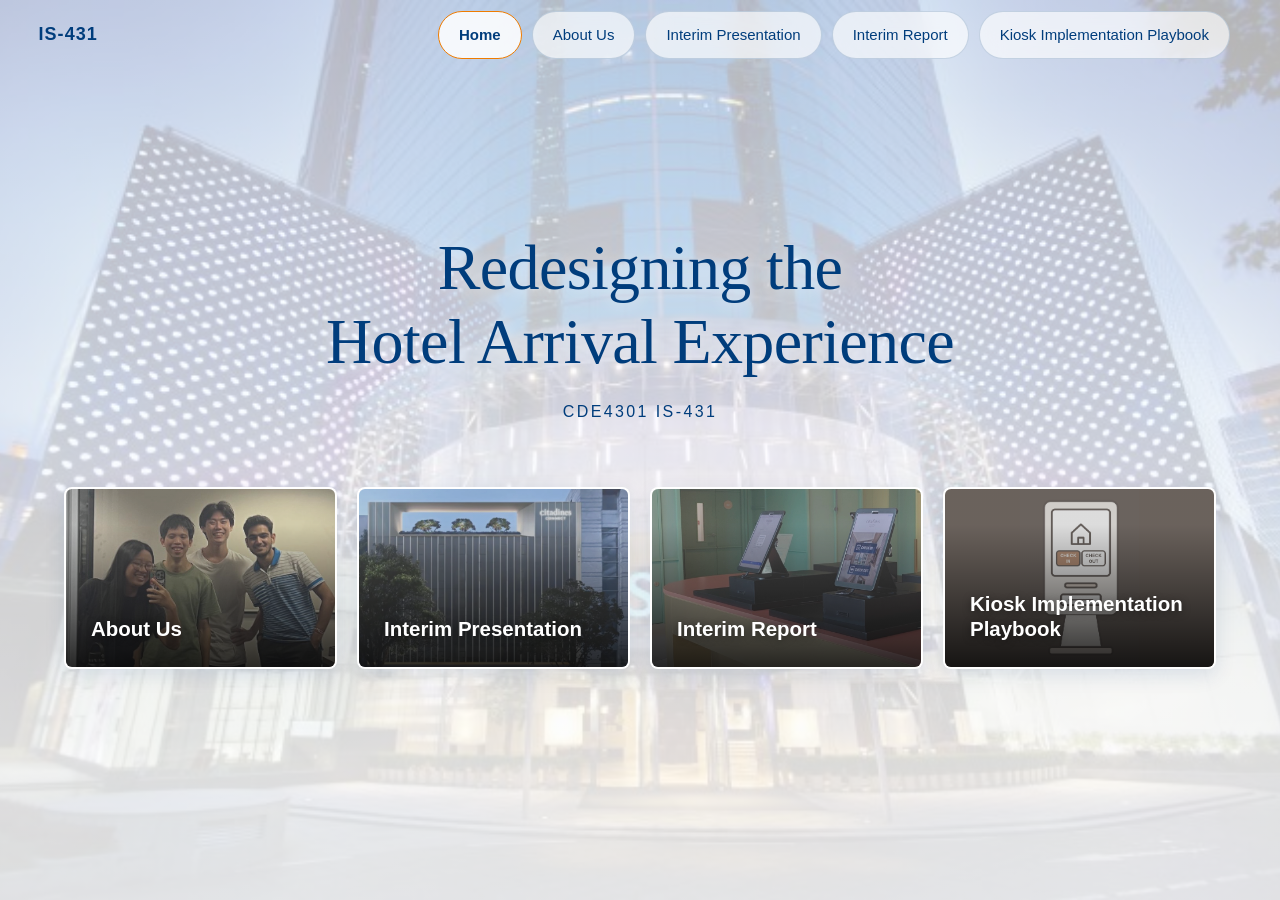
<file: index.html>
<!doctype html>
<html lang="en" class="no-js">
  <head>
    
      <meta charset="utf-8">
      <meta name="viewport" content="width=device-width,initial-scale=1">
      
        <meta name="description" content="CDE4301 IS-431 Interim Report · Stanford GEDI Programme AY2026/27">
      
      
        <meta name="author" content="CDE4301 IS-431">
      
      
      
      
        <link rel="next" href="about.html">
      
      
        
      
      
      <link rel="icon" href="favicon.ico">
      <meta name="generator" content="mkdocs-1.6.1, mkdocs-material-9.8.2">
    
    
      
        <title>Home - Redesigning the Hotel Arrival Experience</title>
      
    
    
      <link rel="stylesheet" href="assets/stylesheets/main.57a0d79d.min.css">
      
        
        <link rel="stylesheet" href="assets/stylesheets/palette.fb2fffe2.min.css">
      
      


    
    
      
    
    
      
    
    
      <link rel="stylesheet" href="stylesheets/report.css">
    
    <script>__md_scope=new URL(".",location),__md_hash=e=>[...e].reduce(((e,_)=>(e<<5)-e+_.charCodeAt(0)),0),__md_get=(e,_=localStorage,t=__md_scope)=>JSON.parse(_.getItem(t.pathname+"."+e)),__md_set=(e,_,t=localStorage,a=__md_scope)=>{try{t.setItem(a.pathname+"."+e,JSON.stringify(_))}catch(e){}}</script>
    
      

    
    
  </head>
  
  
    
    
    
    
    
    <body dir="ltr" data-md-color-scheme="default" data-md-color-primary="custom" data-md-color-accent="custom">
  
    
    <input class="md-toggle" data-md-toggle="drawer" type="checkbox" id="__drawer" autocomplete="off">
    <input class="md-toggle" data-md-toggle="search" type="checkbox" id="__search" autocomplete="off">
    <label class="md-overlay" for="__drawer"></label>
    <div data-md-component="skip">
      
    </div>
    <div data-md-component="announce">
      
    </div>
    
    
      

  

<header class="md-header md-header--shadow md-header--lifted" data-md-component="header">
  <nav class="md-header__inner md-grid" aria-label="Header">
    <a href="index.html" title="Redesigning the Hotel Arrival Experience" class="md-header__button md-logo" aria-label="Redesigning the Hotel Arrival Experience" data-md-component="logo">
      
  
  <svg xmlns="http://www.w3.org/2000/svg" viewBox="0 0 24 24"><path d="M12 8a3 3 0 0 0 3-3 3 3 0 0 0-3-3 3 3 0 0 0-3 3 3 3 0 0 0 3 3m0 3.54C9.64 9.35 6.5 8 3 8v11c3.5 0 6.64 1.35 9 3.54 2.36-2.19 5.5-3.54 9-3.54V8c-3.5 0-6.64 1.35-9 3.54"/></svg>

    </a>
    <label class="md-header__button md-icon" for="__drawer">
      
      <svg xmlns="http://www.w3.org/2000/svg" viewBox="0 0 24 24"><path d="M3 6h18v2H3zm0 5h18v2H3zm0 5h18v2H3z"/></svg>
    </label>
    <div class="md-header__title" data-md-component="header-title">
      <div class="md-header__ellipsis">
        <div class="md-header__topic">
          <span class="md-ellipsis">
            Redesigning the Hotel Arrival Experience
          </span>
        </div>
        <div class="md-header__topic" data-md-component="header-topic">
          <span class="md-ellipsis">
            
              Home
            
          </span>
        </div>
      </div>
    </div>
    
      
    
    
    
    
    
  </nav>
  
    
      
<nav class="md-tabs" aria-label="Tabs" data-md-component="tabs">
  <div class="md-grid site-navigation-inner">
    <a class="site-brand" href="index.html" aria-label="IS-431 home">IS-431</a>
    <ul class="md-tabs__list">
      
        
  
  
  
    
  
  
    <li class="md-tabs__item md-tabs__item--active">
      <a href="index.html" class="md-tabs__link">
        
  
  
    
  
  Home

      </a>
    </li>
  

      
        
  
  
  
  
    <li class="md-tabs__item">
      <a href="about.html" class="md-tabs__link">
        
  
  
    
  
  About Us

      </a>
    </li>
  

      
        
  
  
  
  
    <li class="md-tabs__item">
      <a href="presentation.html" class="md-tabs__link">
        
  
  
    
  
  Interim Presentation

      </a>
    </li>
  

      
        
  
  
  
  
    <li class="md-tabs__item">
      <a href="report.html" class="md-tabs__link">
        
  
  
    
  
  Interim Report

      </a>
    </li>
  

      
        
  
  
  
  
    <li class="md-tabs__item">
      <a href="playbook.html" class="md-tabs__link">
        
  
  
    
  
  Kiosk Implementation Playbook

      </a>
    </li>
  

      
    </ul>
  </div>
</nav>
    
  
</header>
    
    <div class="md-container" data-md-component="container">
      
      
        
      
      <main class="md-main" data-md-component="main">
        <div class="md-main__inner md-grid">
          
            
              
                
              
              <div class="md-sidebar md-sidebar--primary" data-md-component="sidebar" data-md-type="navigation" hidden>
                <div class="md-sidebar__scrollwrap">
                  <div class="md-sidebar__inner">
                    


  


  

<nav class="md-nav md-nav--primary md-nav--lifted md-nav--integrated" aria-label="Navigation" data-md-level="0">
  <label class="md-nav__title" for="__drawer">
    <a href="index.html" title="Redesigning the Hotel Arrival Experience" class="md-nav__button md-logo" aria-label="Redesigning the Hotel Arrival Experience" data-md-component="logo">
      
  
  <svg xmlns="http://www.w3.org/2000/svg" viewBox="0 0 24 24"><path d="M12 8a3 3 0 0 0 3-3 3 3 0 0 0-3-3 3 3 0 0 0-3 3 3 3 0 0 0 3 3m0 3.54C9.64 9.35 6.5 8 3 8v11c3.5 0 6.64 1.35 9 3.54 2.36-2.19 5.5-3.54 9-3.54V8c-3.5 0-6.64 1.35-9 3.54"/></svg>

    </a>
    Redesigning the Hotel Arrival Experience
  </label>
  
  <ul class="md-nav__list" data-md-scrollfix>
    
      
      
  
  
    
  
  
  
    <li class="md-nav__item md-nav__item--active">
      
      <input class="md-nav__toggle md-toggle" type="checkbox" id="__toc">
      
      
      
      <a href="index.html" class="md-nav__link md-nav__link--active">
        
  
  
  <span class="md-ellipsis">
    
  
    Home
  

    
  </span>
  
  

      </a>
      
    </li>
  

    
      
      
  
  
  
  
    <li class="md-nav__item">
      <a href="about.html" class="md-nav__link">
        
  
  
  <span class="md-ellipsis">
    
  
    About Us
  

    
  </span>
  
  

      </a>
    </li>
  

    
      
      
  
  
  
  
    <li class="md-nav__item">
      <a href="presentation.html" class="md-nav__link">
        
  
  
  <span class="md-ellipsis">
    
  
    Interim Presentation
  

    
  </span>
  
  

      </a>
    </li>
  

    
      
      
  
  
  
  
    <li class="md-nav__item">
      <a href="report.html" class="md-nav__link">
        
  
  
  <span class="md-ellipsis">
    
  
    Interim Report
  

    
  </span>
  
  

      </a>
    </li>
  

    
      
      
  
  
  
  
    <li class="md-nav__item">
      <a href="playbook.html" class="md-nav__link">
        
  
  
  <span class="md-ellipsis">
    
  
    Kiosk Implementation Playbook
  

    
  </span>
  
  

      </a>
    </li>
  

    
  </ul>
</nav>
                  </div>
                </div>
              </div>
            
            
          
          
            <div class="md-content" data-md-component="content">
              
              <article class="md-content__inner md-typeset">
                
                  
  




<div class="landing-page">
  <section class="landing-hero" aria-labelledby="landing-title">
    <h1 id="landing-title">Redesigning the<br>Hotel Arrival Experience</h1>
    <p class="landing-project">CDE4301 IS-431</p>
    <nav class="landing-navigation" aria-label="Explore the project">
      <a href="about.html">
        <img class="landing-card-image landing-card-image--team" src="assets/images/landing-page/about-us.jpg" alt="">
        <span>About Us</span>
      </a>
      <a href="presentation.html">
        <img class="landing-card-image landing-card-image--presentation" src="assets/images/landing-page/presentation.jpg" alt="">
        <span>Interim Presentation</span>
      </a>
      <a href="report.html">
        <img class="landing-card-image" src="assets/images/landing-page/report.png" alt="">
        <span>Interim Report</span>
      </a>
      <a href="playbook.html">
        <img class="landing-card-image landing-card-image--playbook" src="assets/images/landing-page/playbook.png" alt="">
        <span>Kiosk Implementation Playbook</span>
      </a>
    </nav>
  </section>
</div>







  
  




  



                
              </article>
            </div>
          
          
<script>var target=document.getElementById(location.hash.slice(1));target&&target.name&&(target.checked=target.name.startsWith("__tabbed_"))</script>
        </div>
        
          <button type="button" class="md-top md-icon" data-md-component="top" hidden>
  
  <svg xmlns="http://www.w3.org/2000/svg" viewBox="0 0 24 24"><path d="M13 20h-2V8l-5.5 5.5-1.42-1.42L12 4.16l7.92 7.92-1.42 1.42L13 8z"/></svg>
  Back to top
</button>
        
      </main>
      
        <footer class="md-footer">
  
  <div class="md-footer-meta md-typeset">
    <div class="md-footer-meta__inner md-grid">
      <div class="md-copyright">
  
  
</div>
      
    </div>
  </div>
</footer>
      
    </div>
    <div class="md-dialog" data-md-component="dialog">
      <div class="md-dialog__inner md-typeset"></div>
    </div>
    
    
    
      
      
      <script id="__config" type="application/json">{"annotate": null, "base": ".", "features": ["navigation.tabs", "navigation.tabs.sticky", "toc.integrate", "toc.follow", "navigation.top"], "search": "assets/javascripts/workers/search.a7633da7.min.js", "tags": null, "translations": {"clipboard.copied": "Copied to clipboard", "clipboard.copy": "Copy to clipboard", "search.result.more.one": "1 more on this page", "search.result.more.other": "# more on this page", "search.result.none": "No matching documents", "search.result.one": "1 matching document", "search.result.other": "# matching documents", "search.result.placeholder": "Type to start searching", "search.result.term.missing": "Missing", "select.version": "Select version"}, "version": null}</script>
    
    
      <script src="assets/javascripts/bundle.a5f9d56c.min.js"></script>
      
        <script src="javascripts/report.js"></script>
      
        <script src="javascripts/presentation.js"></script>
      
    
  </body>
</html>
</file>
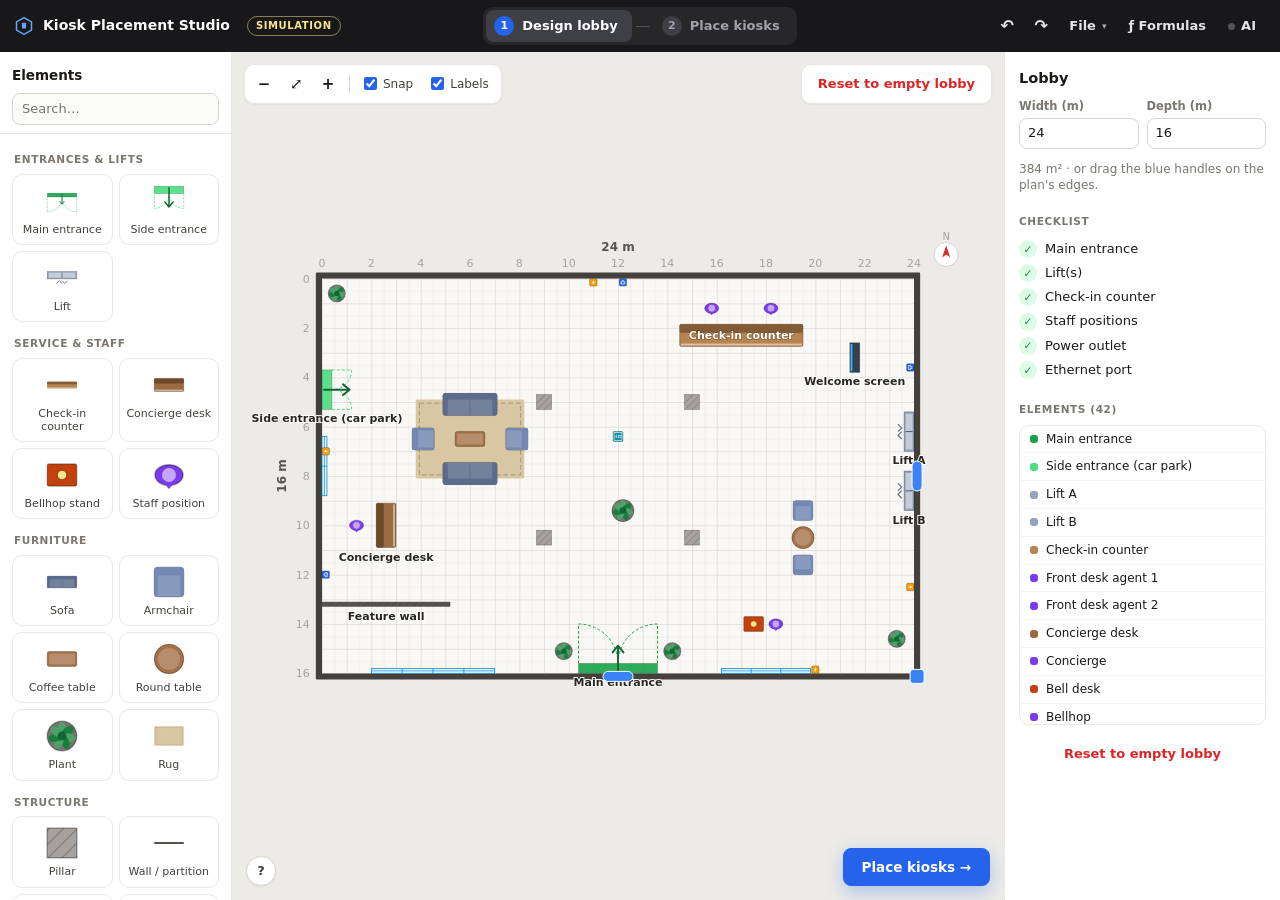
<file: apps/playbook/tools/kiosk-placement/index.html>
<!doctype html>
<html lang="en">
<head>
  <meta charset="utf-8">
  <meta name="viewport" content="width=device-width, initial-scale=1">
  <title>Kiosk Placement Studio</title>
  <link rel="stylesheet" href="css/styles.css?v=7">
</head>
<body>
  <header class="topbar">
    <div class="brand">
      <svg viewBox="0 0 24 24" width="20" height="20" aria-hidden="true"><path d="M12 2 3 7v10l9 5 9-5V7z" fill="none" stroke="currentColor" stroke-width="1.8"/><rect x="9.5" y="8" width="5" height="7" rx="1" fill="currentColor"/></svg>
      <span>Kiosk Placement Studio</span>
      <span class="sim-badge" title="All grades and scores are simulated estimates from a model of your floor plan, not measured results.">Simulation</span>
    </div>
    <nav class="steps">
      <button class="step active" data-step="1"><span class="num">1</span>Design lobby</button>
      <span class="step-line"></span>
      <button class="step" data-step="2"><span class="num">2</span>Place kiosks</button>
    </nav>
    <div class="actions">
      <button class="hbtn icon" id="btn-undo" title="Undo (Ctrl/⌘ Z)" aria-label="Undo">↶</button>
      <button class="hbtn icon" id="btn-redo" title="Redo (Ctrl/⌘ Shift Z)" aria-label="Redo">↷</button>
      <div class="menu-wrap">
        <button class="hbtn" id="btn-file" aria-haspopup="true">File <span class="caret">▾</span></button>
        <div class="menu" id="menu-file" hidden>
          <button data-file="empty"><span class="mi">□</span>New empty lobby</button>
          <button data-file="sample"><span class="mi">◧</span>Load sample lobby</button>
          <hr>
          <button data-file="import"><span class="mi">↥</span>Import layout…</button>
          <button data-file="export"><span class="mi">↧</span>Export layout</button>
        </div>
      </div>
      <button class="hbtn" id="btn-formulas" title="View and edit how scores and grades are calculated">ƒ Formulas</button>
      <button class="hbtn" id="btn-settings" title="OpenAI settings"><span class="ai-dot" id="ai-dot"></span>AI</button>
      <input type="file" id="file-import" accept=".json,application/json" hidden>
    </div>
  </header>

  <main>
    <!-- Step 1: top-down floor plan editor -->
    <section id="view-design" class="view active">
      <aside class="palette">
        <div class="pal-head">
          <div class="pal-title">Elements</div>
          <input class="pal-search" id="pal-search" type="search" placeholder="Search…" spellcheck="false">
        </div>
        <div class="pal-body" id="palette"></div>
      </aside>
      <div class="canvas-wrap" id="design-wrap">
        <svg id="design-svg" xmlns="http://www.w3.org/2000/svg"></svg>
        <div class="float-bar tl">
          <button class="btn icon" id="dz-out" title="Zoom out">−</button>
          <button class="btn icon" id="dz-fit" title="Fit to screen">⤢</button>
          <button class="btn icon" id="dz-in" title="Zoom in">+</button>
          <span class="sep"></span>
          <label class="toggle"><input type="checkbox" id="opt-snap" checked><span>Snap</span></label>
          <label class="toggle"><input type="checkbox" id="opt-labels" checked><span>Labels</span></label>
        </div>
        <div class="float-bar tr">
          <button class="btn subtle danger-text" id="btn-reset-lobby" title="Remove everything and start from an empty lobby">Reset to empty lobby</button>
        </div>
        <button class="help-btn" data-help="help-design" title="Shortcuts">?</button>
        <div class="help-pop" id="help-design" hidden>
          <h4>Designing the lobby</h4>
          <dl>
            <dt>Drag from the left</dt><dd>Add an item (or click it)</dd>
            <dt>Drag item · handles</dt><dd>Move · resize</dd>
            <dt>Blue room handles</dt><dd>Resize the lobby</dd>
            <dt><kbd>R</kbd></dt><dd>Rotate 90°</dd>
            <dt><kbd>Del</kbd></dt><dd>Delete</dd>
            <dt><kbd>⌘/Ctrl</kbd> <kbd>D</kbd></dt><dd>Duplicate</dd>
            <dt>Arrows</dt><dd>Nudge (<kbd>Shift</kbd> = 0.5 m)</dd>
            <dt><kbd>Alt</kbd> while dragging</dt><dd>Ignore snapping</dd>
            <dt>Scroll · drag empty space</dt><dd>Zoom · pan</dd>
          </dl>
        </div>
        <button class="btn primary next-step" id="btn-to-place">Place kiosks <span aria-hidden="true">→</span></button>
      </div>
      <aside class="inspector" id="inspector"></aside>
    </section>

    <!-- Step 2: isometric kiosk placement -->
    <section id="view-place" class="view">
      <div class="iso-wrap" id="iso-wrap">
        <canvas id="iso-canvas"></canvas>
        <div class="float-bar tl dark">
          <div class="seg">
            <button class="seg-btn" id="tool-place" title="Place kiosks (K)">＋ Place</button>
            <button class="seg-btn" id="tool-select" title="Select & move (V)">Select</button>
          </div>
          <span class="sep"></span>
          <button class="btn icon" id="face-ccw" title="Turn kiosk left 45° (Shift+Space)">⟲</button>
          <button class="btn icon" id="face-cw" title="Turn kiosk right 45° (Space)">⟳</button>
          <button class="btn icon" id="kiosk-del" title="Remove kiosk (Del)">✕</button>
        </div>
        <div class="float-bar tr dark menu-wrap">
          <button class="btn" id="btn-layers">Layers <span class="caret">▾</span></button>
          <div class="menu dark" id="menu-layers" hidden>
            <label class="mrow"><input type="checkbox" data-ov="heat" checked><span class="sw sw-heat"></span>Heatmap & best spot</label>
            <label class="mrow"><input type="checkbox" data-ov="flow" checked><span class="sw sw-route"></span>Guest routes</label>
            <label class="mrow"><input type="checkbox" data-ov="cables" checked><span class="sw sw-cable"></span>Cables</label>
            <label class="mrow"><input type="checkbox" data-ov="sight"><span class="sw sw-sight"></span>Sightlines</label>
            <label class="mrow"><input type="checkbox" data-ov="labels" checked><span class="sw sw-label"></span>Labels</label>
          </div>
        </div>
        <div class="cam-bar float-bar dark">
          <button class="btn icon" id="cam-ccw" title="Turn 90° (or right-drag to turn freely)">↺</button>
          <button class="btn icon" id="cam-cw" title="Turn 90° (or right-drag to turn freely)">↻</button>
          <button class="btn icon" id="cam-fit" title="Re-centre (F)">⤢</button>
        </div>
        <div class="heat-legend" id="heat-legend">
          <span>Predicted grade</span><div class="hl-buckets" id="hl-buckets"></div>
        </div>
        <button class="help-btn dark" data-help="help-place" title="Shortcuts">?</button>
        <div class="help-pop" id="help-place" hidden>
          <h4>Placing kiosks</h4>
          <dl>
            <dt>Click floor</dt><dd>Place a kiosk (<kbd>Shift</kbd> = keep placing)</dd>
            <dt><kbd>Space</kbd></dt><dd>Turn kiosk 45° (<kbd>Shift</kbd> = other way)</dd>
            <dt>Drag a kiosk</dt><dd>Move it</dd>
            <dt>Right-drag</dt><dd>Turn the scene freely</dd>
            <dt>Right-click</dt><dd>Turn 90° (<kbd>Shift</kbd> = other way)</dd>
            <dt>Drag floor · scroll</dt><dd>Pan · zoom</dd>
            <dt><kbd>W A S D</kbd> · <kbd>F</kbd></dt><dd>Pan · re-centre</dd>
            <dt><kbd>K</kbd> · <kbd>V</kbd> · <kbd>Del</kbd></dt><dd>Place · select · remove</dd>
          </dl>
        </div>
        <div class="sim-chip" title="All grades and scores are simulated estimates from a model of your floor plan, not measured results.">Simulated view · grades are model estimates</div>
        <div class="coach" id="iso-coach">Click the floor to place a kiosk <span>·</span> <kbd>Space</kbd> turns it <span>·</span> right-drag turns the scene</div>
        <div class="iso-tip" id="iso-tip"></div>
        <div class="busy" id="iso-busy"><div class="spinner"></div><span>Analysing lobby…</span></div>
      </div>
      <aside class="results" id="results"></aside>
    </section>
  </main>

  <!-- Settings modal -->
  <div class="modal-backdrop" id="settings-modal" hidden>
    <div class="modal" role="dialog" aria-labelledby="set-title">
      <h2 id="set-title">AI review settings</h2>
      <p class="muted">The built-in engine always scores placements. With an OpenAI key you also get a written expert review based on its measurements.</p>
      <label class="field">
        <span>OpenAI API key</span>
        <input type="password" id="set-key" placeholder="sk-..." autocomplete="off" spellcheck="false">
      </label>
      <label class="field">
        <span>Model</span>
        <input type="text" id="set-model" list="model-list" spellcheck="false">
        <datalist id="model-list">
          <option value="gpt-5-mini"><option value="gpt-5"><option value="gpt-4.1"><option value="gpt-4.1-mini"><option value="gpt-4o">
        </datalist>
      </label>
      <label class="toggle plain"><input type="checkbox" id="set-remember" checked><span>Remember the key in this browser</span></label>
      <p class="fineprint">The key is sent only to api.openai.com, directly from this page. Avoid shared or production keys on shared computers.</p>
      <div class="modal-actions">
        <button class="btn subtle" id="set-clear">Forget key</button>
        <span class="spacer"></span>
        <button class="btn" id="set-cancel">Cancel</button>
        <button class="btn primary" id="set-save">Save</button>
      </div>
    </div>
  </div>

  <!-- Formula editor -->
  <div class="modal-backdrop" id="fx-modal" hidden>
    <div class="modal fx-modal" role="dialog" aria-labelledby="fx-title">
      <div class="fx-mhead">
        <div>
          <h2 id="fx-title">Scoring formulas</h2>
          <p class="muted small"><b>Observed measurements</b> (metres, m², degrees, counts, yes/no, each with how to measure it on site) → <b>factors</b> → <b>criteria</b> (0–100) → <b>overall</b>. Each score gets one of four grades (A–D; thresholds editable below) and is shown grade first, then bucket and score. Any D criterion caps the overall at D. Edit any formula; changes preview live on <span id="fx-subject">the selected kiosk</span>.</p>
        </div>
        <button class="btn icon subtle" id="fx-close" title="Close" aria-label="Close">✕</button>
      </div>
      <div class="fx-main">
        <div class="fx-left">
          <div class="tabs fx-tabs" id="fx-tabs">
            <button class="tab active" data-fxtab="criteria">Criteria</button>
            <button class="tab" data-fxtab="factors">Factors</button>
            <button class="tab" data-fxtab="overall">Overall & grades</button>
          </div>
          <div class="fx-body" id="fx-body"></div>
        </div>
        <aside class="fx-ref">
          <input class="pal-search" id="fx-ref-search" type="search" placeholder="Search measurements & functions…" spellcheck="false">
          <p class="muted xsmall">Click a name to insert it into the formula you're editing.</p>
          <div id="fx-ref"></div>
        </aside>
      </div>
      <div class="modal-actions fx-foot">
        <button class="btn subtle" id="fx-reset-all">Reset all to defaults</button>
        <span class="fx-status" id="fx-status"></span>
        <span class="spacer"></span>
        <button class="btn" id="fx-cancel">Cancel</button>
        <button class="btn primary" id="fx-apply">Apply formulas</button>
      </div>
    </div>
  </div>

  <div class="toasts" id="toasts"></div>

  <script src="js/catalog.js?v=7"></script>
  <script src="js/state.js?v=7"></script>
  <script src="js/geometry.js?v=7"></script>
  <script src="js/formulas.js?v=7"></script>
  <script src="js/scoring.js?v=7"></script>
  <script src="js/ai.js?v=7"></script>
  <script src="js/editor.js?v=7"></script>
  <script src="js/iso.js?v=7"></script>
  <script src="js/results.js?v=7"></script>
  <script src="js/formula-editor.js?v=7"></script>
  <script src="js/app.js?v=7"></script>
</body>
</html>
</file>
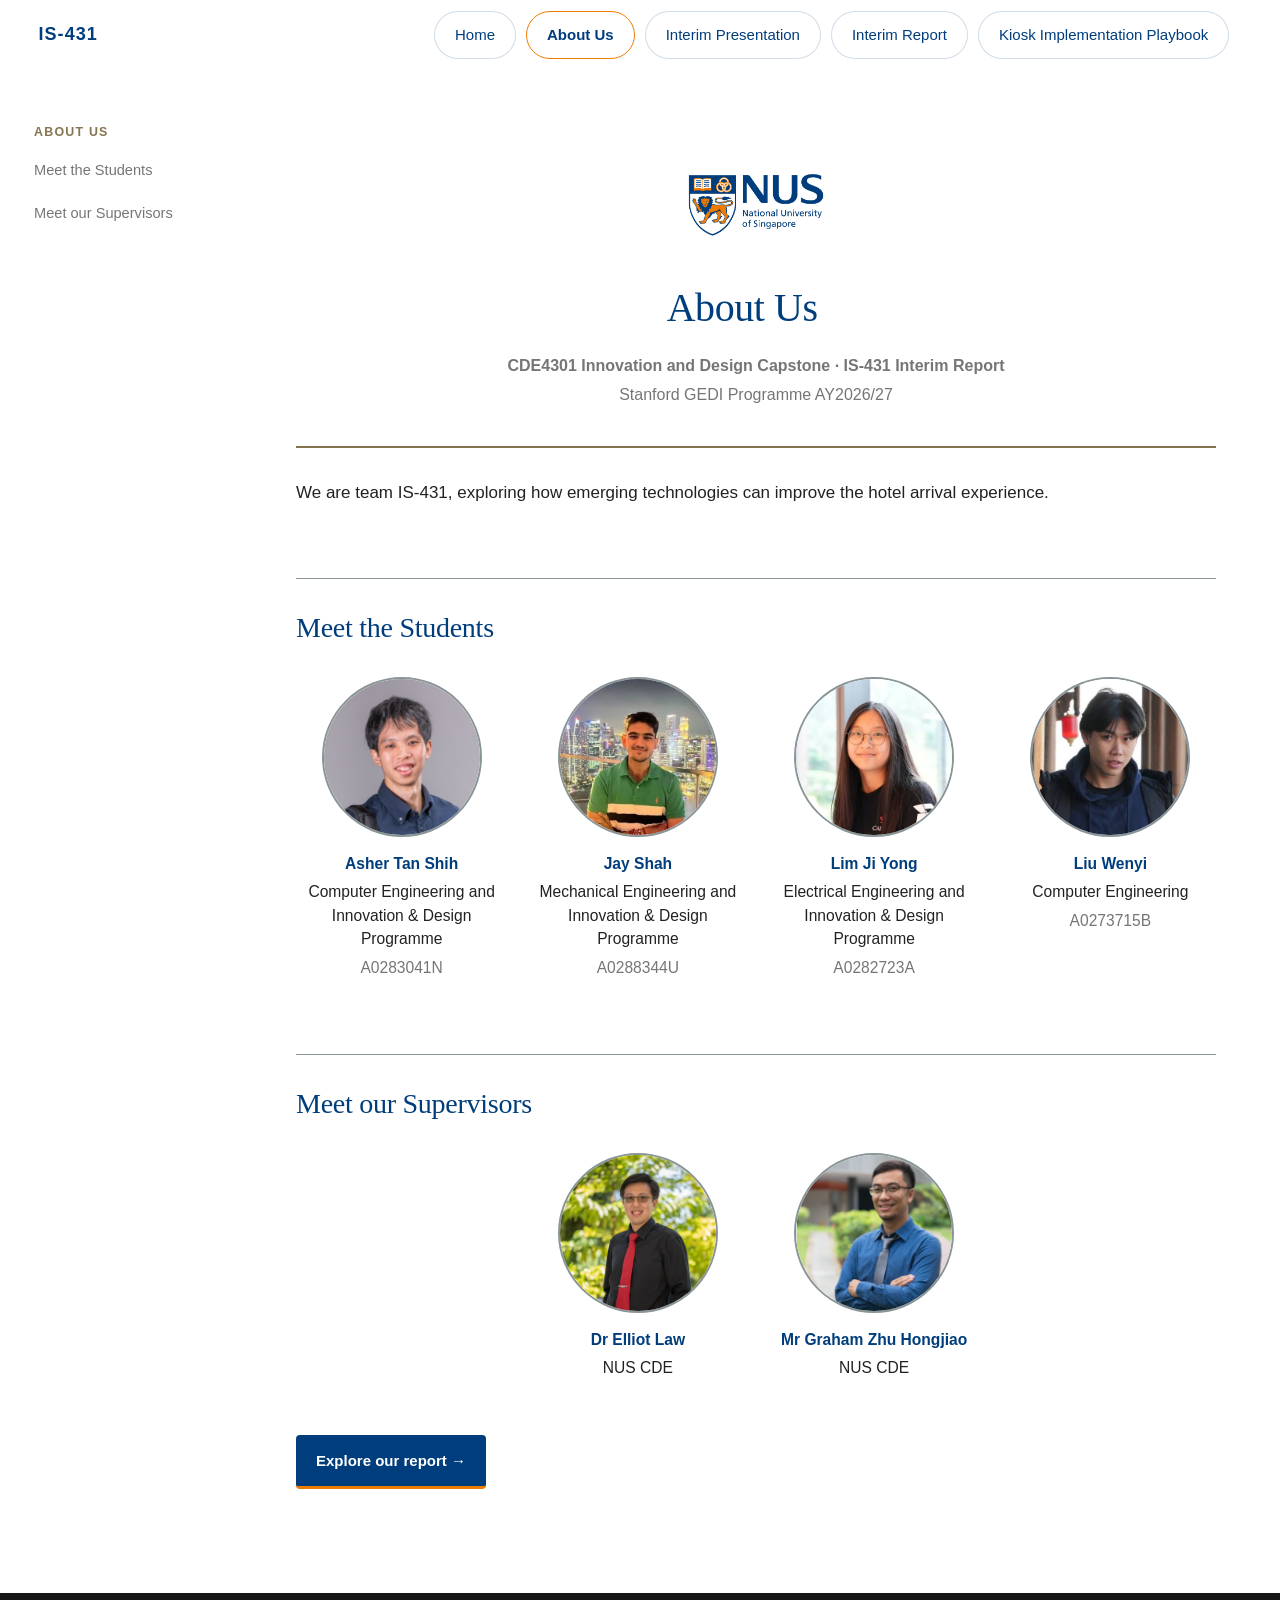
<file: about.html>
<!doctype html>
<html lang="en" class="no-js">
  <head>
    
      <meta charset="utf-8">
      <meta name="viewport" content="width=device-width,initial-scale=1">
      
        <meta name="description" content="CDE4301 IS-431 Interim Report · Stanford GEDI Programme AY2026/27">
      
      
        <meta name="author" content="CDE4301 IS-431">
      
      
      
        <link rel="prev" href="index.html">
      
      
        <link rel="next" href="presentation.html">
      
      
        
      
      
      <link rel="icon" href="favicon.ico">
      <meta name="generator" content="mkdocs-1.6.1, mkdocs-material-9.8.2">
    
    
      
        <title>About Us - Redesigning the Hotel Arrival Experience</title>
      
    
    
      <link rel="stylesheet" href="assets/stylesheets/main.57a0d79d.min.css">
      
        
        <link rel="stylesheet" href="assets/stylesheets/palette.fb2fffe2.min.css">
      
      


    
    
      
    
    
      
    
    
      <link rel="stylesheet" href="stylesheets/report.css">
    
    <script>__md_scope=new URL(".",location),__md_hash=e=>[...e].reduce(((e,_)=>(e<<5)-e+_.charCodeAt(0)),0),__md_get=(e,_=localStorage,t=__md_scope)=>JSON.parse(_.getItem(t.pathname+"."+e)),__md_set=(e,_,t=localStorage,a=__md_scope)=>{try{t.setItem(a.pathname+"."+e,JSON.stringify(_))}catch(e){}}</script>
    
      

    
    
  </head>
  
  
    
    
    
    
    
    <body dir="ltr" data-md-color-scheme="default" data-md-color-primary="custom" data-md-color-accent="custom">
  
    
    <input class="md-toggle" data-md-toggle="drawer" type="checkbox" id="__drawer" autocomplete="off">
    <input class="md-toggle" data-md-toggle="search" type="checkbox" id="__search" autocomplete="off">
    <label class="md-overlay" for="__drawer"></label>
    <div data-md-component="skip">
      
        
        <a href="#about-us" class="md-skip">
          Skip to content
        </a>
      
    </div>
    <div data-md-component="announce">
      
    </div>
    
    
      

  

<header class="md-header md-header--shadow md-header--lifted" data-md-component="header">
  <nav class="md-header__inner md-grid" aria-label="Header">
    <a href="index.html" title="Redesigning the Hotel Arrival Experience" class="md-header__button md-logo" aria-label="Redesigning the Hotel Arrival Experience" data-md-component="logo">
      
  
  <svg xmlns="http://www.w3.org/2000/svg" viewBox="0 0 24 24"><path d="M12 8a3 3 0 0 0 3-3 3 3 0 0 0-3-3 3 3 0 0 0-3 3 3 3 0 0 0 3 3m0 3.54C9.64 9.35 6.5 8 3 8v11c3.5 0 6.64 1.35 9 3.54 2.36-2.19 5.5-3.54 9-3.54V8c-3.5 0-6.64 1.35-9 3.54"/></svg>

    </a>
    <label class="md-header__button md-icon" for="__drawer">
      
      <svg xmlns="http://www.w3.org/2000/svg" viewBox="0 0 24 24"><path d="M3 6h18v2H3zm0 5h18v2H3zm0 5h18v2H3z"/></svg>
    </label>
    <div class="md-header__title" data-md-component="header-title">
      <div class="md-header__ellipsis">
        <div class="md-header__topic">
          <span class="md-ellipsis">
            Redesigning the Hotel Arrival Experience
          </span>
        </div>
        <div class="md-header__topic" data-md-component="header-topic">
          <span class="md-ellipsis">
            
              About Us
            
          </span>
        </div>
      </div>
    </div>
    
      
    
    
    
    
    
  </nav>
  
    
      
<nav class="md-tabs" aria-label="Tabs" data-md-component="tabs">
  <div class="md-grid site-navigation-inner">
    <a class="site-brand" href="index.html" aria-label="IS-431 home">IS-431</a>
    <ul class="md-tabs__list">
      
        
  
  
  
  
    <li class="md-tabs__item">
      <a href="index.html" class="md-tabs__link">
        
  
  
    
  
  Home

      </a>
    </li>
  

      
        
  
  
  
    
  
  
    <li class="md-tabs__item md-tabs__item--active">
      <a href="about.html" class="md-tabs__link">
        
  
  
    
  
  About Us

      </a>
    </li>
  

      
        
  
  
  
  
    <li class="md-tabs__item">
      <a href="presentation.html" class="md-tabs__link">
        
  
  
    
  
  Interim Presentation

      </a>
    </li>
  

      
        
  
  
  
  
    <li class="md-tabs__item">
      <a href="report.html" class="md-tabs__link">
        
  
  
    
  
  Interim Report

      </a>
    </li>
  

      
        
  
  
  
  
    <li class="md-tabs__item">
      <a href="playbook.html" class="md-tabs__link">
        
  
  
    
  
  Kiosk Implementation Playbook

      </a>
    </li>
  

      
    </ul>
  </div>
</nav>
    
  
</header>
    
    <div class="md-container" data-md-component="container">
      
      
        
      
      <main class="md-main" data-md-component="main">
        <div class="md-main__inner md-grid">
          
            
              
              <div class="md-sidebar md-sidebar--primary" data-md-component="sidebar" data-md-type="navigation" >
                <div class="md-sidebar__scrollwrap">
                  <div class="md-sidebar__inner">
                    


  


  

<nav class="md-nav md-nav--primary md-nav--lifted md-nav--integrated" aria-label="Navigation" data-md-level="0">
  <label class="md-nav__title" for="__drawer">
    <a href="index.html" title="Redesigning the Hotel Arrival Experience" class="md-nav__button md-logo" aria-label="Redesigning the Hotel Arrival Experience" data-md-component="logo">
      
  
  <svg xmlns="http://www.w3.org/2000/svg" viewBox="0 0 24 24"><path d="M12 8a3 3 0 0 0 3-3 3 3 0 0 0-3-3 3 3 0 0 0-3 3 3 3 0 0 0 3 3m0 3.54C9.64 9.35 6.5 8 3 8v11c3.5 0 6.64 1.35 9 3.54 2.36-2.19 5.5-3.54 9-3.54V8c-3.5 0-6.64 1.35-9 3.54"/></svg>

    </a>
    Redesigning the Hotel Arrival Experience
  </label>
  
  <ul class="md-nav__list" data-md-scrollfix>
    
      
      
  
  
  
  
    <li class="md-nav__item">
      <a href="index.html" class="md-nav__link">
        
  
  
  <span class="md-ellipsis">
    
  
    Home
  

    
  </span>
  
  

      </a>
    </li>
  

    
      
      
  
  
    
  
  
  
    <li class="md-nav__item md-nav__item--active">
      
      <input class="md-nav__toggle md-toggle" type="checkbox" id="__toc">
      
      
        
      
      
        <label class="md-nav__link md-nav__link--active" for="__toc">
          
  
  
  <span class="md-ellipsis">
    
  
    About Us
  

    
  </span>
  
  

          <span class="md-nav__icon md-icon"></span>
        </label>
      
      <a href="about.html" class="md-nav__link md-nav__link--active">
        
  
  
  <span class="md-ellipsis">
    
  
    About Us
  

    
  </span>
  
  

      </a>
      
        

<nav class="md-nav md-nav--secondary" aria-label="Table of contents">
  
  
  
    
  
  
    <label class="md-nav__title" for="__toc">
      <span class="md-nav__icon md-icon"></span>
      Table of contents
    </label>
    <ul class="md-nav__list" data-md-component="toc" data-md-scrollfix>
      
        <li class="md-nav__item">
  <a href="#meet-the-students" class="md-nav__link">
    <span class="md-ellipsis">
      
        Meet the Students
      
    </span>
  </a>
  
</li>
      
        <li class="md-nav__item">
  <a href="#meet-our-supervisors" class="md-nav__link">
    <span class="md-ellipsis">
      
        Meet our Supervisors
      
    </span>
  </a>
  
</li>
      
    </ul>
  
</nav>
      
    </li>
  

    
      
      
  
  
  
  
    <li class="md-nav__item">
      <a href="presentation.html" class="md-nav__link">
        
  
  
  <span class="md-ellipsis">
    
  
    Interim Presentation
  

    
  </span>
  
  

      </a>
    </li>
  

    
      
      
  
  
  
  
    <li class="md-nav__item">
      <a href="report.html" class="md-nav__link">
        
  
  
  <span class="md-ellipsis">
    
  
    Interim Report
  

    
  </span>
  
  

      </a>
    </li>
  

    
      
      
  
  
  
  
    <li class="md-nav__item">
      <a href="playbook.html" class="md-nav__link">
        
  
  
  <span class="md-ellipsis">
    
  
    Kiosk Implementation Playbook
  

    
  </span>
  
  

      </a>
    </li>
  

    
  </ul>
</nav>
                  </div>
                </div>
              </div>
            
            
          
          
            <div class="md-content" data-md-component="content">
              
              <article class="md-content__inner md-typeset">
                
                  



<p><img class="institution-logo" src="assets/images/NUS_logo_full-horizontal.jpg" alt="National University of Singapore"></p>
<h1 id="about-us">About Us<a class="headerlink" href="#about-us" title="Permanent link">&para;</a></h1>
<div class="report-meta">
<p><strong>CDE4301 Innovation and Design Capstone · IS-431 Interim Report</strong><br />
Stanford GEDI Programme AY2026/27</p>
</div>
<p>We are team IS-431, exploring how emerging technologies can improve the hotel arrival experience.</p>
<h2 id="meet-the-students">Meet the Students<a class="headerlink" href="#meet-the-students" title="Permanent link">&para;</a></h2>
<div class="team-grid">
  <div class="team-member">
    <img class="team-portrait" src="assets/images/profile-pics/asher.png" alt="Asher Tan Shih" loading="lazy">
    <p class="team-name">Asher Tan Shih</p>
    <p class="team-course">Computer Engineering and Innovation & Design Programme</p>
    <p class="team-id">A0283041N</p>
  </div>
  <div class="team-member">
    <img class="team-portrait" src="assets/images/profile-pics/jay.jpeg" alt="Jay Shah" loading="lazy">
    <p class="team-name">Jay Shah</p>
    <p class="team-course">Mechanical Engineering and Innovation & Design Programme</p>
    <p class="team-id">A0288344U</p>
  </div>
  <div class="team-member">
    <img class="team-portrait" src="assets/images/profile-pics/jiyong.jpeg" alt="Lim Ji Yong" loading="lazy">
    <p class="team-name">Lim Ji Yong</p>
    <p class="team-course">Electrical Engineering and Innovation & Design Programme</p>
    <p class="team-id">A0282723A</p>
  </div>
  <div class="team-member">
    <img class="team-portrait" src="assets/images/profile-pics/wenyi.jpg" alt="Liu Wenyi" loading="lazy">
    <p class="team-name">Liu Wenyi</p>
    <p class="team-course">Computer Engineering</p>
    <p class="team-id">A0273715B</p>
  </div>
</div>

<h2 id="meet-our-supervisors">Meet our Supervisors<a class="headerlink" href="#meet-our-supervisors" title="Permanent link">&para;</a></h2>
<div class="team-grid team-grid--supervisors">
  <div class="team-member">
    <img class="team-portrait" src="assets/images/profile-pics/elliot.png" alt="Dr Elliot Law" loading="lazy">
    <p class="team-name">Dr Elliot Law</p>
    <p class="team-course">NUS CDE</p>
  </div>
  <div class="team-member">
    <img class="team-portrait" src="assets/images/profile-pics/graham.png" alt="Mr Graham Zhu Hongjiao" loading="lazy">
    <p class="team-name">Mr Graham Zhu Hongjiao</p>
    <p class="team-course">NUS CDE</p>
  </div>
</div>

<p><a class="site-button" href="report.html">Explore our report →</a></p>







  
  






                
              </article>
            </div>
          
          
<script>var target=document.getElementById(location.hash.slice(1));target&&target.name&&(target.checked=target.name.startsWith("__tabbed_"))</script>
        </div>
        
          <button type="button" class="md-top md-icon" data-md-component="top" hidden>
  
  <svg xmlns="http://www.w3.org/2000/svg" viewBox="0 0 24 24"><path d="M13 20h-2V8l-5.5 5.5-1.42-1.42L12 4.16l7.92 7.92-1.42 1.42L13 8z"/></svg>
  Back to top
</button>
        
      </main>
      
        <footer class="md-footer">
  
  <div class="md-footer-meta md-typeset">
    <div class="md-footer-meta__inner md-grid">
      <div class="md-copyright">
  
  
</div>
      
    </div>
  </div>
</footer>
      
    </div>
    <div class="md-dialog" data-md-component="dialog">
      <div class="md-dialog__inner md-typeset"></div>
    </div>
    
    
    
      
      
      <script id="__config" type="application/json">{"annotate": null, "base": ".", "features": ["navigation.tabs", "navigation.tabs.sticky", "toc.integrate", "toc.follow", "navigation.top"], "search": "assets/javascripts/workers/search.a7633da7.min.js", "tags": null, "translations": {"clipboard.copied": "Copied to clipboard", "clipboard.copy": "Copy to clipboard", "search.result.more.one": "1 more on this page", "search.result.more.other": "# more on this page", "search.result.none": "No matching documents", "search.result.one": "1 matching document", "search.result.other": "# matching documents", "search.result.placeholder": "Type to start searching", "search.result.term.missing": "Missing", "select.version": "Select version"}, "version": null}</script>
    
    
      <script src="assets/javascripts/bundle.a5f9d56c.min.js"></script>
      
        <script src="javascripts/report.js"></script>
      
        <script src="javascripts/presentation.js"></script>
      
    
  </body>
</html>
</file>
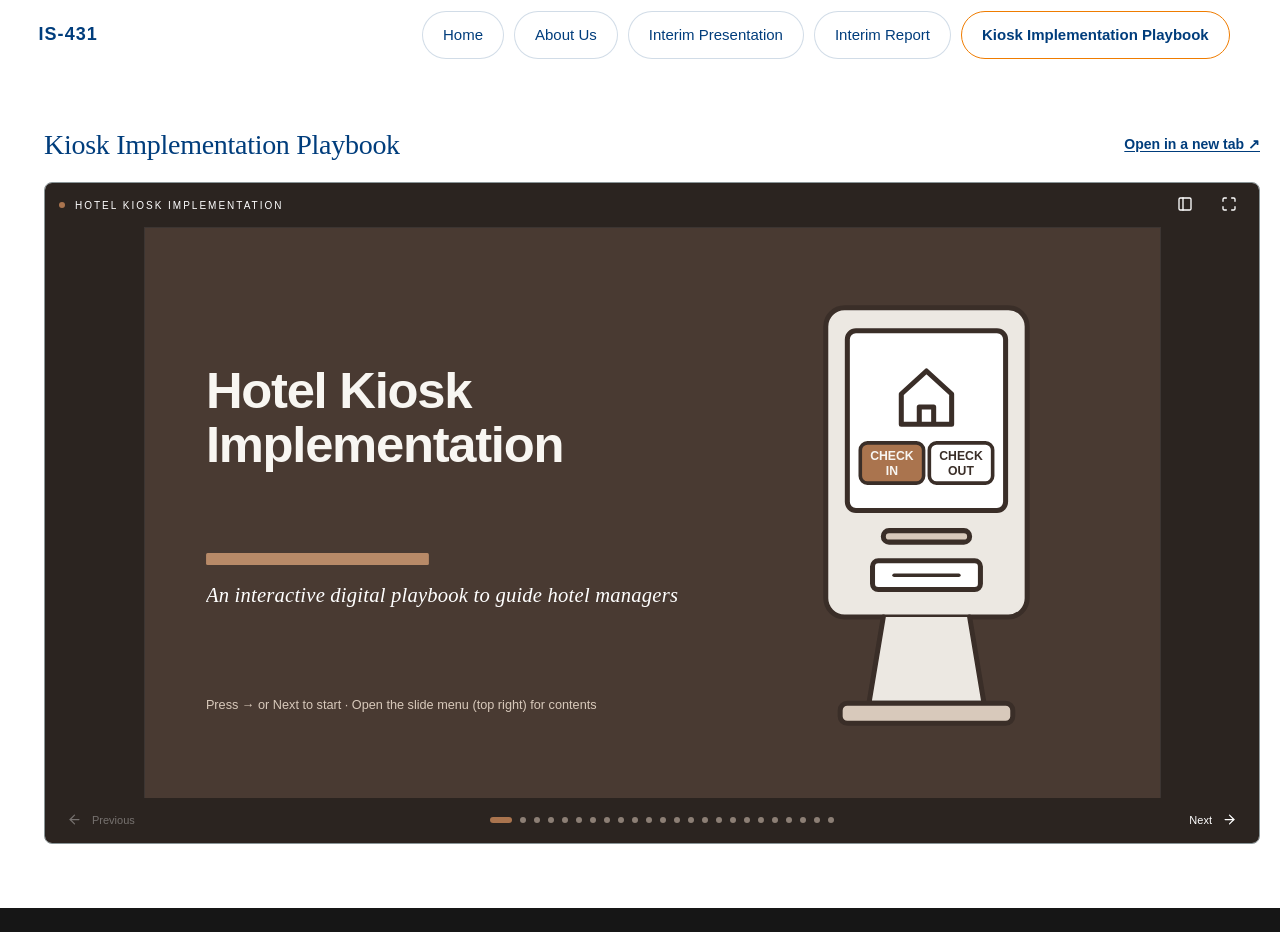
<file: playbook.html>
<!doctype html>
<html lang="en" class="no-js">
  <head>
    
      <meta charset="utf-8">
      <meta name="viewport" content="width=device-width,initial-scale=1">
      
        <meta name="description" content="CDE4301 IS-431 Interim Report · Stanford GEDI Programme AY2026/27">
      
      
        <meta name="author" content="CDE4301 IS-431">
      
      
      
        <link rel="prev" href="report.html">
      
      
      
        
      
      
      <link rel="icon" href="favicon.ico">
      <meta name="generator" content="mkdocs-1.6.1, mkdocs-material-9.8.2">
    
    
      
        <title>Kiosk Implementation Playbook - Redesigning the Hotel Arrival Experience</title>
      
    
    
      <link rel="stylesheet" href="assets/stylesheets/main.57a0d79d.min.css">
      
        
        <link rel="stylesheet" href="assets/stylesheets/palette.fb2fffe2.min.css">
      
      


    
    
      
    
    
      
    
    
      <link rel="stylesheet" href="stylesheets/report.css">
    
    <script>__md_scope=new URL(".",location),__md_hash=e=>[...e].reduce(((e,_)=>(e<<5)-e+_.charCodeAt(0)),0),__md_get=(e,_=localStorage,t=__md_scope)=>JSON.parse(_.getItem(t.pathname+"."+e)),__md_set=(e,_,t=localStorage,a=__md_scope)=>{try{t.setItem(a.pathname+"."+e,JSON.stringify(_))}catch(e){}}</script>
    
      

    
    
  </head>
  
  
    
    
    
    
    
    <body dir="ltr" data-md-color-scheme="default" data-md-color-primary="custom" data-md-color-accent="custom">
  
    
    <input class="md-toggle" data-md-toggle="drawer" type="checkbox" id="__drawer" autocomplete="off">
    <input class="md-toggle" data-md-toggle="search" type="checkbox" id="__search" autocomplete="off">
    <label class="md-overlay" for="__drawer"></label>
    <div data-md-component="skip">
      
    </div>
    <div data-md-component="announce">
      
    </div>
    
    
      

  

<header class="md-header md-header--shadow md-header--lifted" data-md-component="header">
  <nav class="md-header__inner md-grid" aria-label="Header">
    <a href="index.html" title="Redesigning the Hotel Arrival Experience" class="md-header__button md-logo" aria-label="Redesigning the Hotel Arrival Experience" data-md-component="logo">
      
  
  <svg xmlns="http://www.w3.org/2000/svg" viewBox="0 0 24 24"><path d="M12 8a3 3 0 0 0 3-3 3 3 0 0 0-3-3 3 3 0 0 0-3 3 3 3 0 0 0 3 3m0 3.54C9.64 9.35 6.5 8 3 8v11c3.5 0 6.64 1.35 9 3.54 2.36-2.19 5.5-3.54 9-3.54V8c-3.5 0-6.64 1.35-9 3.54"/></svg>

    </a>
    <label class="md-header__button md-icon" for="__drawer">
      
      <svg xmlns="http://www.w3.org/2000/svg" viewBox="0 0 24 24"><path d="M3 6h18v2H3zm0 5h18v2H3zm0 5h18v2H3z"/></svg>
    </label>
    <div class="md-header__title" data-md-component="header-title">
      <div class="md-header__ellipsis">
        <div class="md-header__topic">
          <span class="md-ellipsis">
            Redesigning the Hotel Arrival Experience
          </span>
        </div>
        <div class="md-header__topic" data-md-component="header-topic">
          <span class="md-ellipsis">
            
              Kiosk Implementation Playbook
            
          </span>
        </div>
      </div>
    </div>
    
      
    
    
    
    
    
  </nav>
  
    
      
<nav class="md-tabs" aria-label="Tabs" data-md-component="tabs">
  <div class="md-grid site-navigation-inner">
    <a class="site-brand" href="index.html" aria-label="IS-431 home">IS-431</a>
    <ul class="md-tabs__list">
      
        
  
  
  
  
    <li class="md-tabs__item">
      <a href="index.html" class="md-tabs__link">
        
  
  
    
  
  Home

      </a>
    </li>
  

      
        
  
  
  
  
    <li class="md-tabs__item">
      <a href="about.html" class="md-tabs__link">
        
  
  
    
  
  About Us

      </a>
    </li>
  

      
        
  
  
  
  
    <li class="md-tabs__item">
      <a href="presentation.html" class="md-tabs__link">
        
  
  
    
  
  Interim Presentation

      </a>
    </li>
  

      
        
  
  
  
  
    <li class="md-tabs__item">
      <a href="report.html" class="md-tabs__link">
        
  
  
    
  
  Interim Report

      </a>
    </li>
  

      
        
  
  
  
    
  
  
    <li class="md-tabs__item md-tabs__item--active">
      <a href="playbook.html" class="md-tabs__link">
        
  
  
    
  
  Kiosk Implementation Playbook

      </a>
    </li>
  

      
    </ul>
  </div>
</nav>
    
  
</header>
    
    <div class="md-container" data-md-component="container">
      
      
        
      
      <main class="md-main" data-md-component="main">
        <div class="md-main__inner md-grid">
          
            
              
                
              
              <div class="md-sidebar md-sidebar--primary" data-md-component="sidebar" data-md-type="navigation" >
                <div class="md-sidebar__scrollwrap">
                  <div class="md-sidebar__inner">
                    


  


  

<nav class="md-nav md-nav--primary md-nav--lifted md-nav--integrated" aria-label="Navigation" data-md-level="0">
  <label class="md-nav__title" for="__drawer">
    <a href="index.html" title="Redesigning the Hotel Arrival Experience" class="md-nav__button md-logo" aria-label="Redesigning the Hotel Arrival Experience" data-md-component="logo">
      
  
  <svg xmlns="http://www.w3.org/2000/svg" viewBox="0 0 24 24"><path d="M12 8a3 3 0 0 0 3-3 3 3 0 0 0-3-3 3 3 0 0 0-3 3 3 3 0 0 0 3 3m0 3.54C9.64 9.35 6.5 8 3 8v11c3.5 0 6.64 1.35 9 3.54 2.36-2.19 5.5-3.54 9-3.54V8c-3.5 0-6.64 1.35-9 3.54"/></svg>

    </a>
    Redesigning the Hotel Arrival Experience
  </label>
  
  <ul class="md-nav__list" data-md-scrollfix>
    
      
      
  
  
  
  
    <li class="md-nav__item">
      <a href="index.html" class="md-nav__link">
        
  
  
  <span class="md-ellipsis">
    
  
    Home
  

    
  </span>
  
  

      </a>
    </li>
  

    
      
      
  
  
  
  
    <li class="md-nav__item">
      <a href="about.html" class="md-nav__link">
        
  
  
  <span class="md-ellipsis">
    
  
    About Us
  

    
  </span>
  
  

      </a>
    </li>
  

    
      
      
  
  
  
  
    <li class="md-nav__item">
      <a href="presentation.html" class="md-nav__link">
        
  
  
  <span class="md-ellipsis">
    
  
    Interim Presentation
  

    
  </span>
  
  

      </a>
    </li>
  

    
      
      
  
  
  
  
    <li class="md-nav__item">
      <a href="report.html" class="md-nav__link">
        
  
  
  <span class="md-ellipsis">
    
  
    Interim Report
  

    
  </span>
  
  

      </a>
    </li>
  

    
      
      
  
  
    
  
  
  
    <li class="md-nav__item md-nav__item--active">
      
      <input class="md-nav__toggle md-toggle" type="checkbox" id="__toc">
      
      
      
      <a href="playbook.html" class="md-nav__link md-nav__link--active">
        
  
  
  <span class="md-ellipsis">
    
  
    Kiosk Implementation Playbook
  

    
  </span>
  
  

      </a>
      
    </li>
  

    
  </ul>
</nav>
                  </div>
                </div>
              </div>
            
            
          
          
            <div class="md-content" data-md-component="content">
              
              <article class="md-content__inner md-typeset">
                
                  
  




<div class="playbook-page">
  <div class="playbook-page-heading">
    <h1>Kiosk Implementation Playbook</h1>
    <a class="playbook-link" href="apps/playbook/index.html" target="_blank" rel="noopener">Open in a new tab ↗</a>
  </div>
  <div class="playbook-embed">
    <iframe
      src="apps/playbook/index.html"
      title="Hotel self-service kiosk implementation playbook"
      allow="fullscreen"
      allowfullscreen>
    </iframe>
  </div>
</div>







  
  




  



                
              </article>
            </div>
          
          
<script>var target=document.getElementById(location.hash.slice(1));target&&target.name&&(target.checked=target.name.startsWith("__tabbed_"))</script>
        </div>
        
          <button type="button" class="md-top md-icon" data-md-component="top" hidden>
  
  <svg xmlns="http://www.w3.org/2000/svg" viewBox="0 0 24 24"><path d="M13 20h-2V8l-5.5 5.5-1.42-1.42L12 4.16l7.92 7.92-1.42 1.42L13 8z"/></svg>
  Back to top
</button>
        
      </main>
      
        <footer class="md-footer">
  
  <div class="md-footer-meta md-typeset">
    <div class="md-footer-meta__inner md-grid">
      <div class="md-copyright">
  
  
</div>
      
    </div>
  </div>
</footer>
      
    </div>
    <div class="md-dialog" data-md-component="dialog">
      <div class="md-dialog__inner md-typeset"></div>
    </div>
    
    
    
      
      
      <script id="__config" type="application/json">{"annotate": null, "base": ".", "features": ["navigation.tabs", "navigation.tabs.sticky", "toc.integrate", "toc.follow", "navigation.top"], "search": "assets/javascripts/workers/search.a7633da7.min.js", "tags": null, "translations": {"clipboard.copied": "Copied to clipboard", "clipboard.copy": "Copy to clipboard", "search.result.more.one": "1 more on this page", "search.result.more.other": "# more on this page", "search.result.none": "No matching documents", "search.result.one": "1 matching document", "search.result.other": "# matching documents", "search.result.placeholder": "Type to start searching", "search.result.term.missing": "Missing", "select.version": "Select version"}, "version": null}</script>
    
    
      <script src="assets/javascripts/bundle.a5f9d56c.min.js"></script>
      
        <script src="javascripts/report.js"></script>
      
        <script src="javascripts/presentation.js"></script>
      
    
  </body>
</html>
</file>
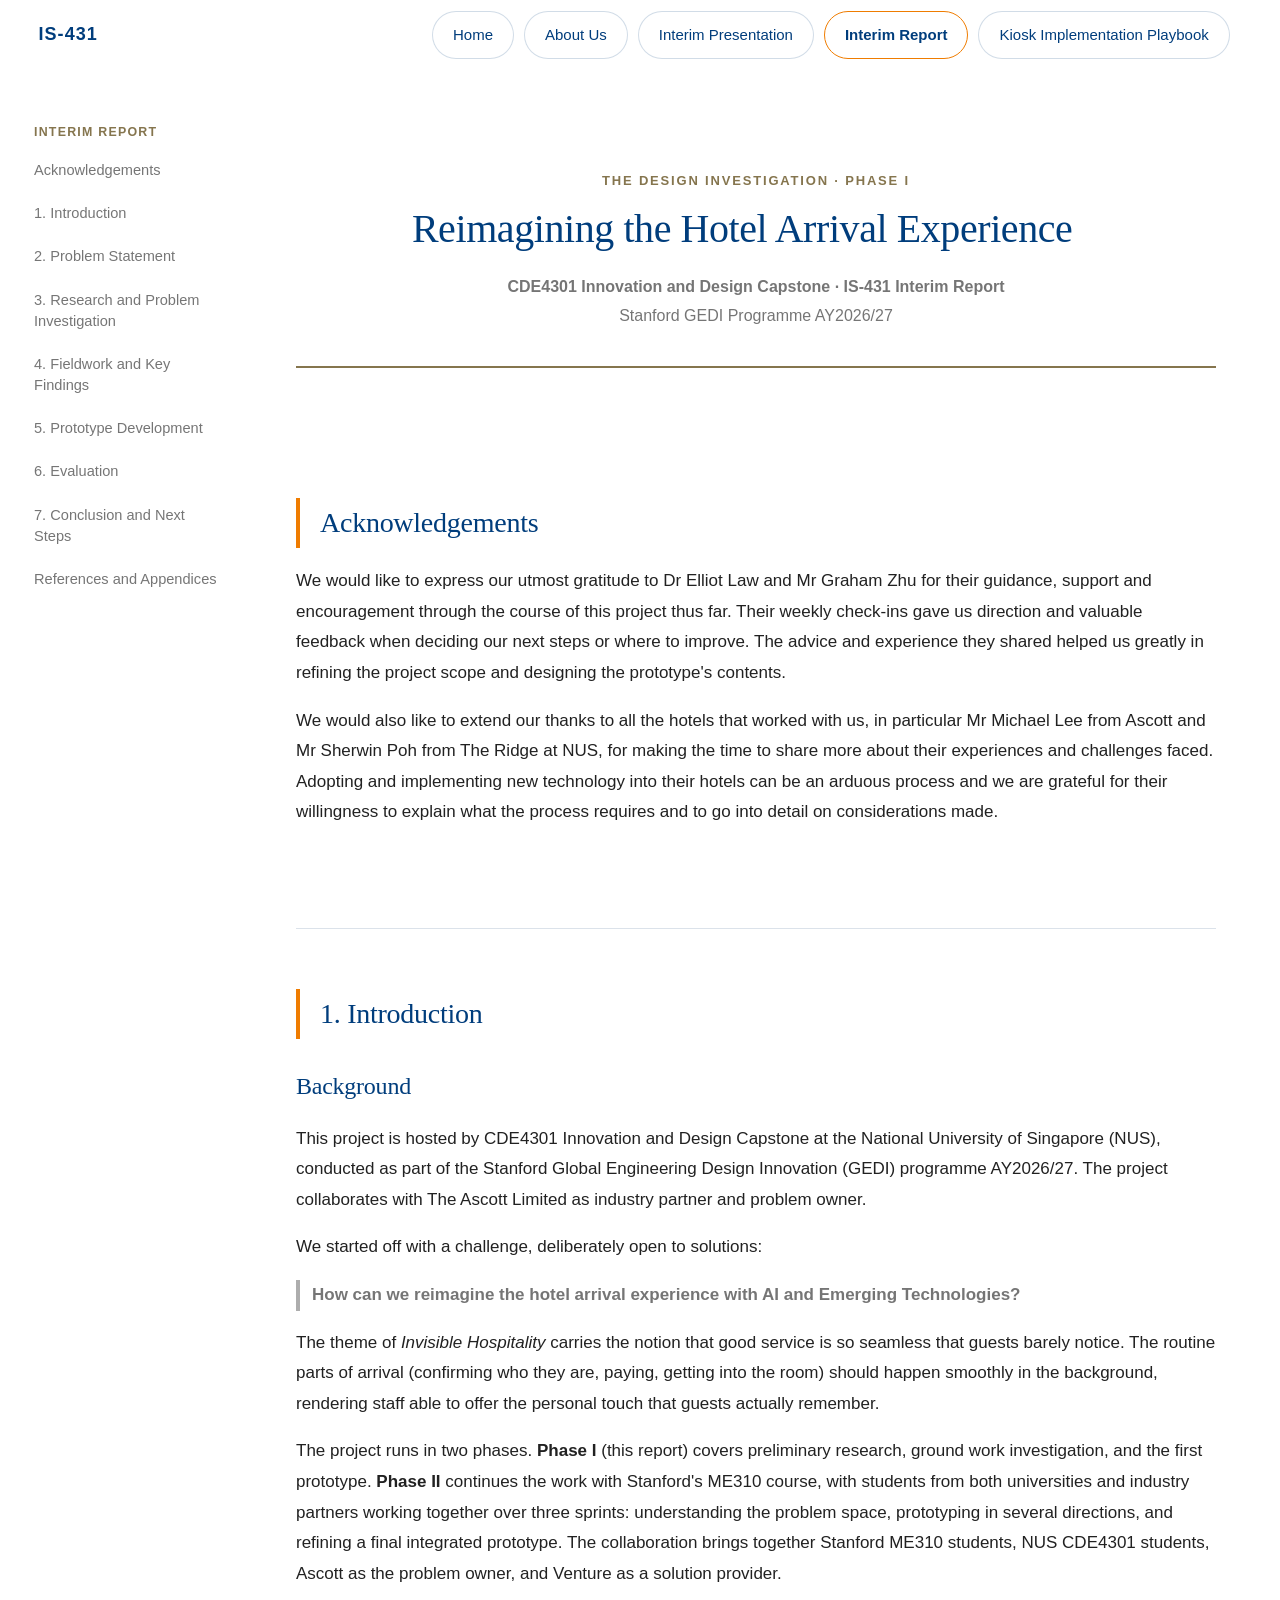
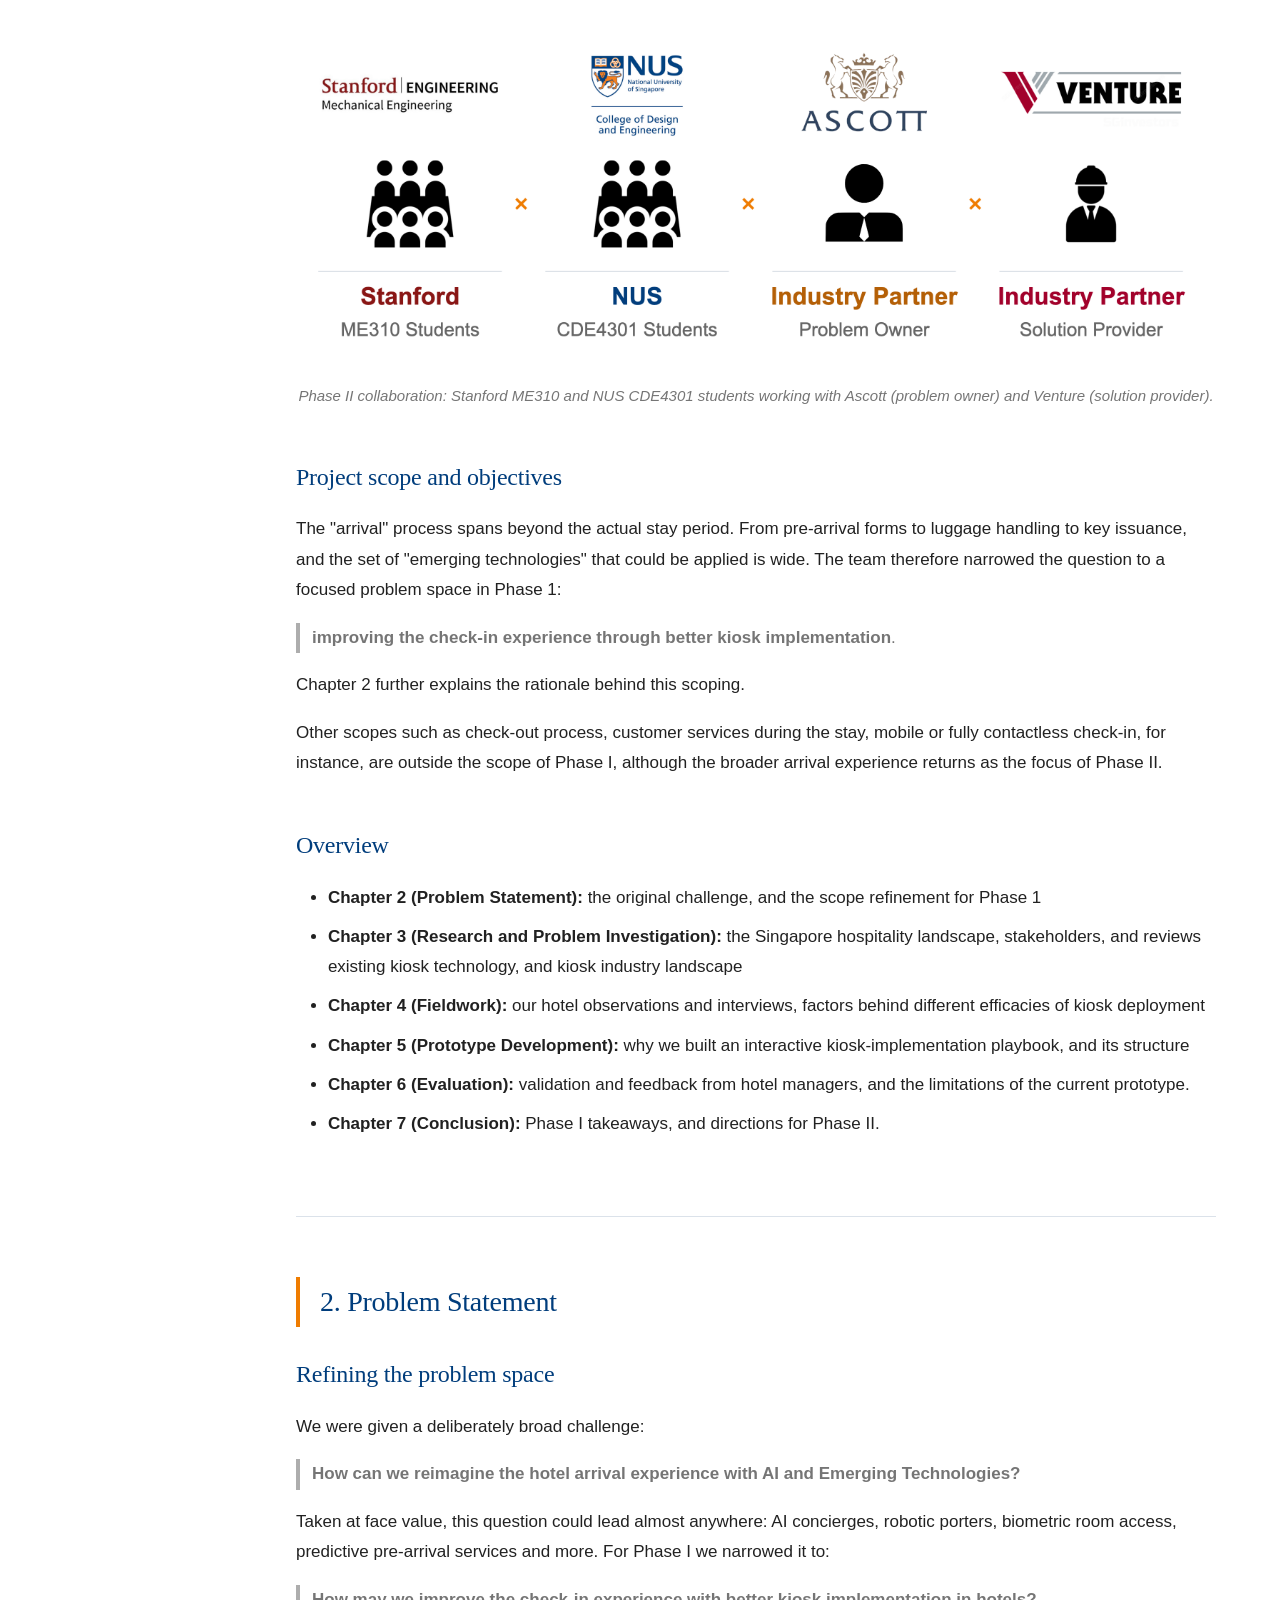
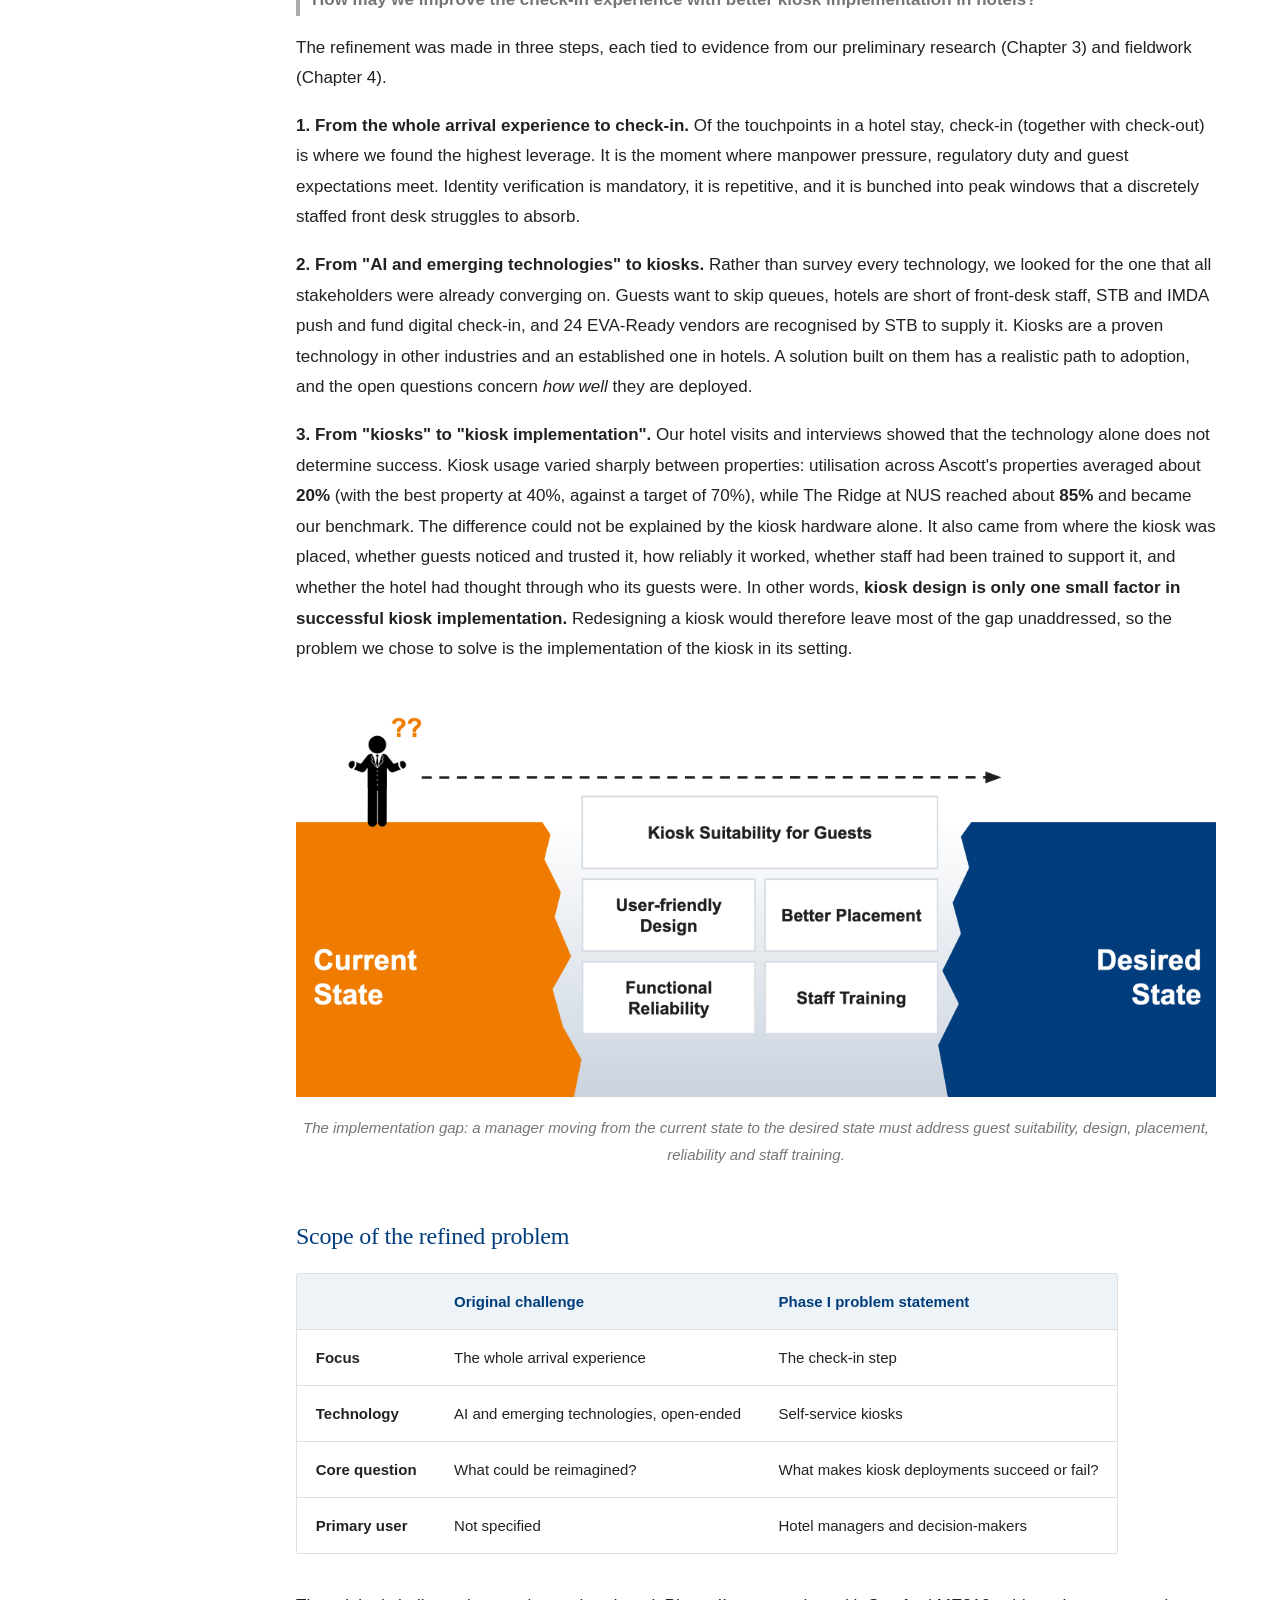
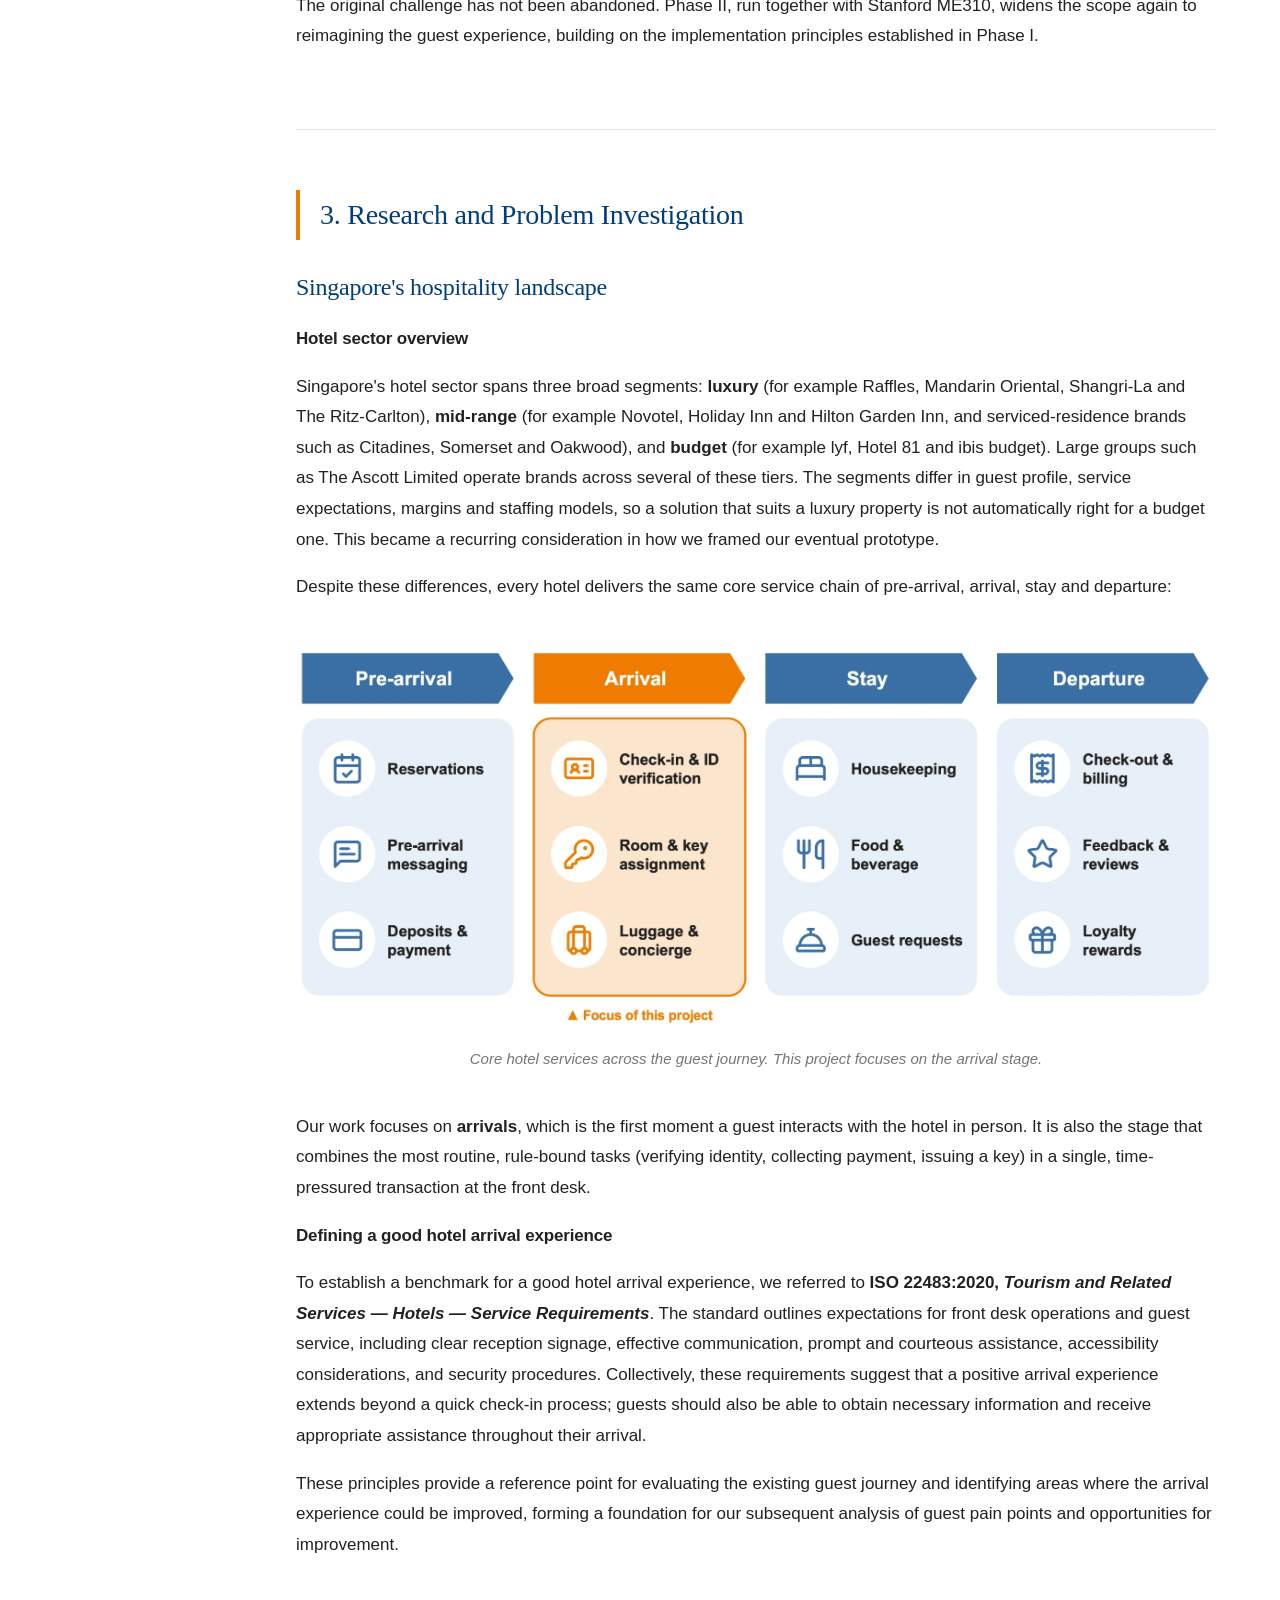
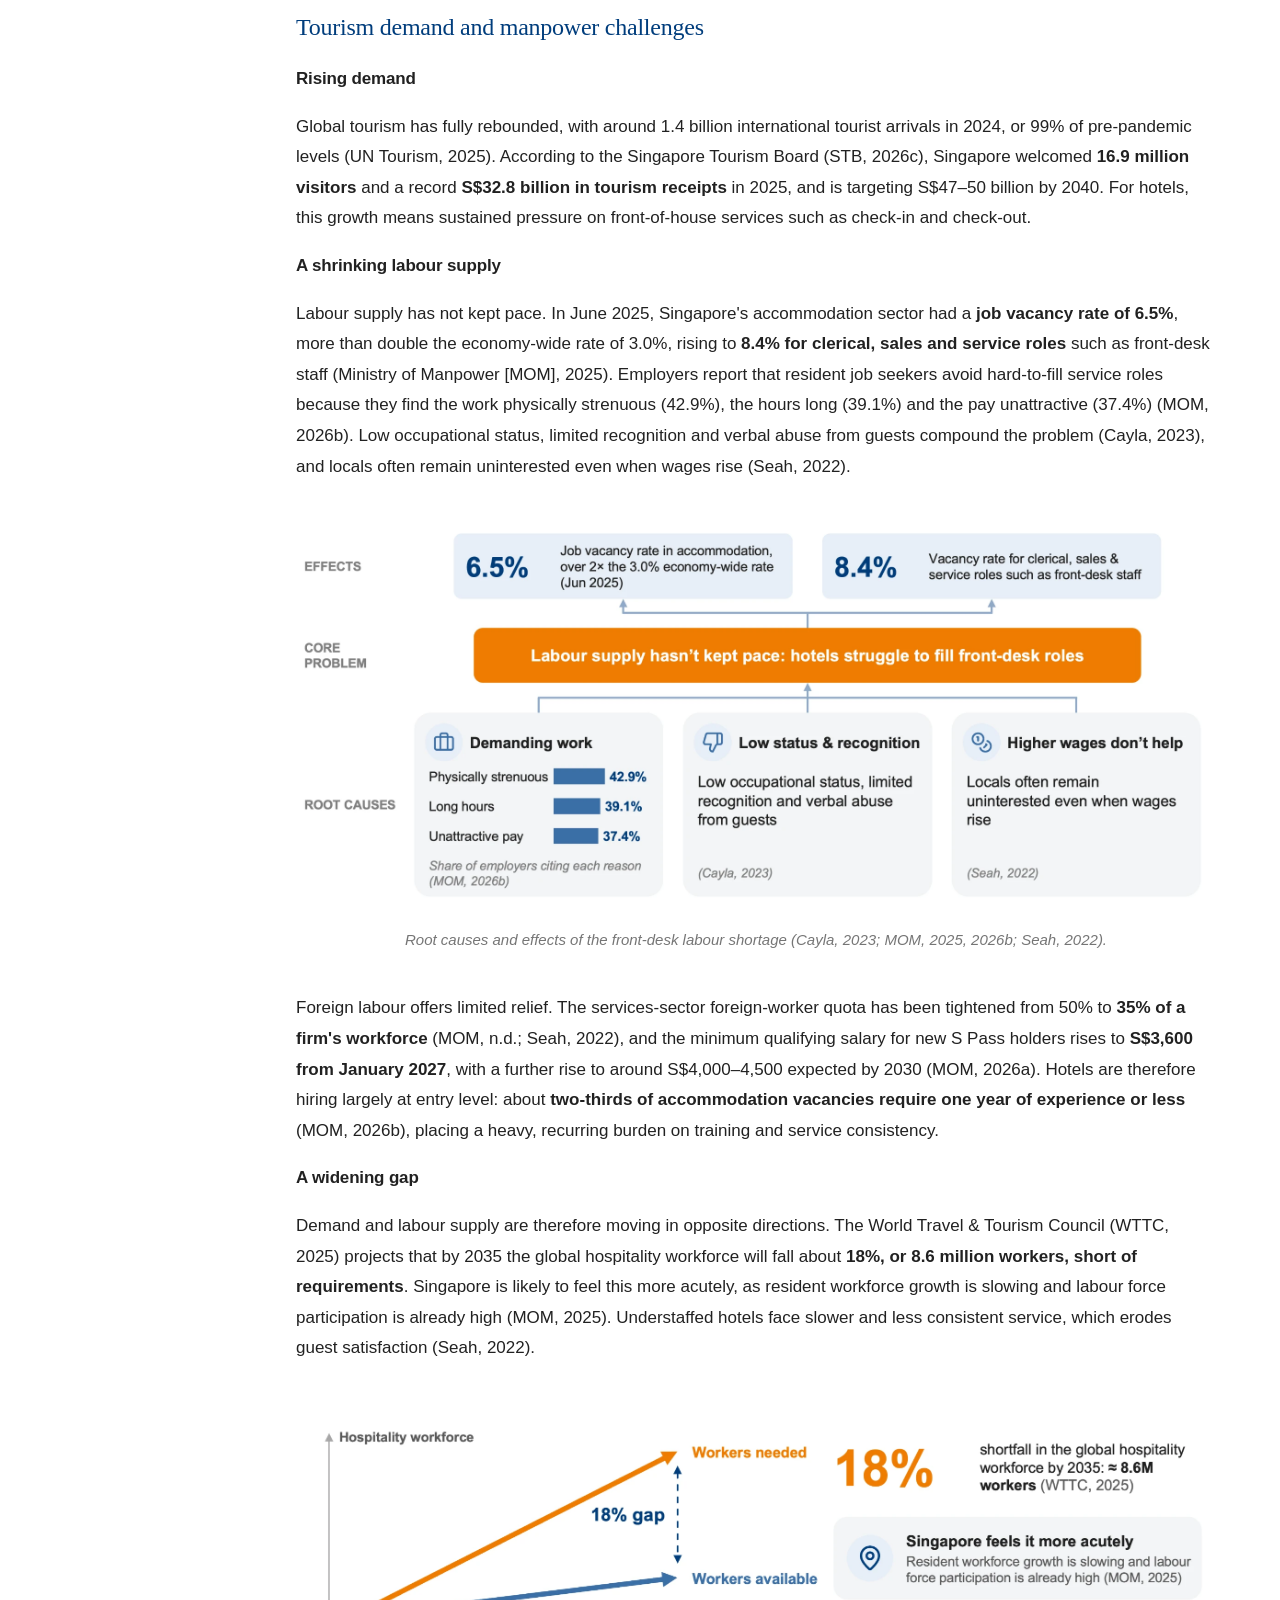
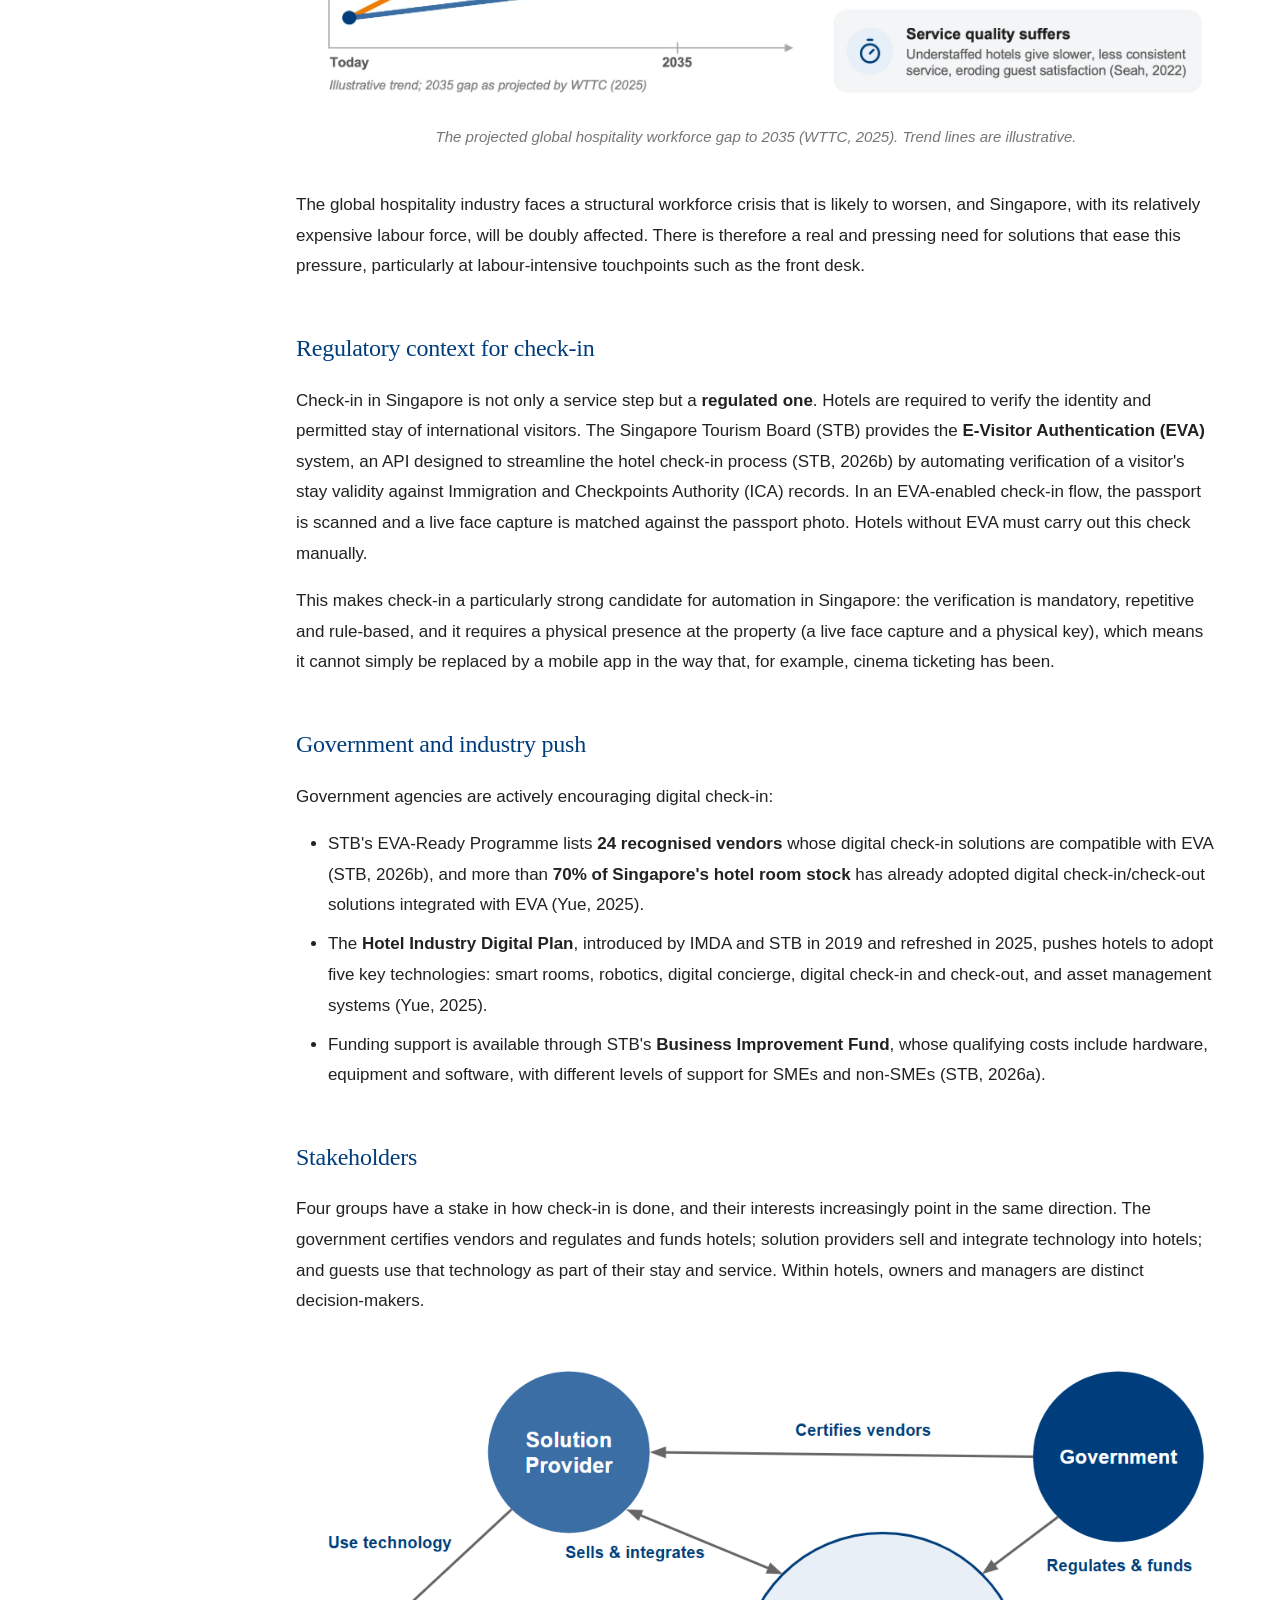
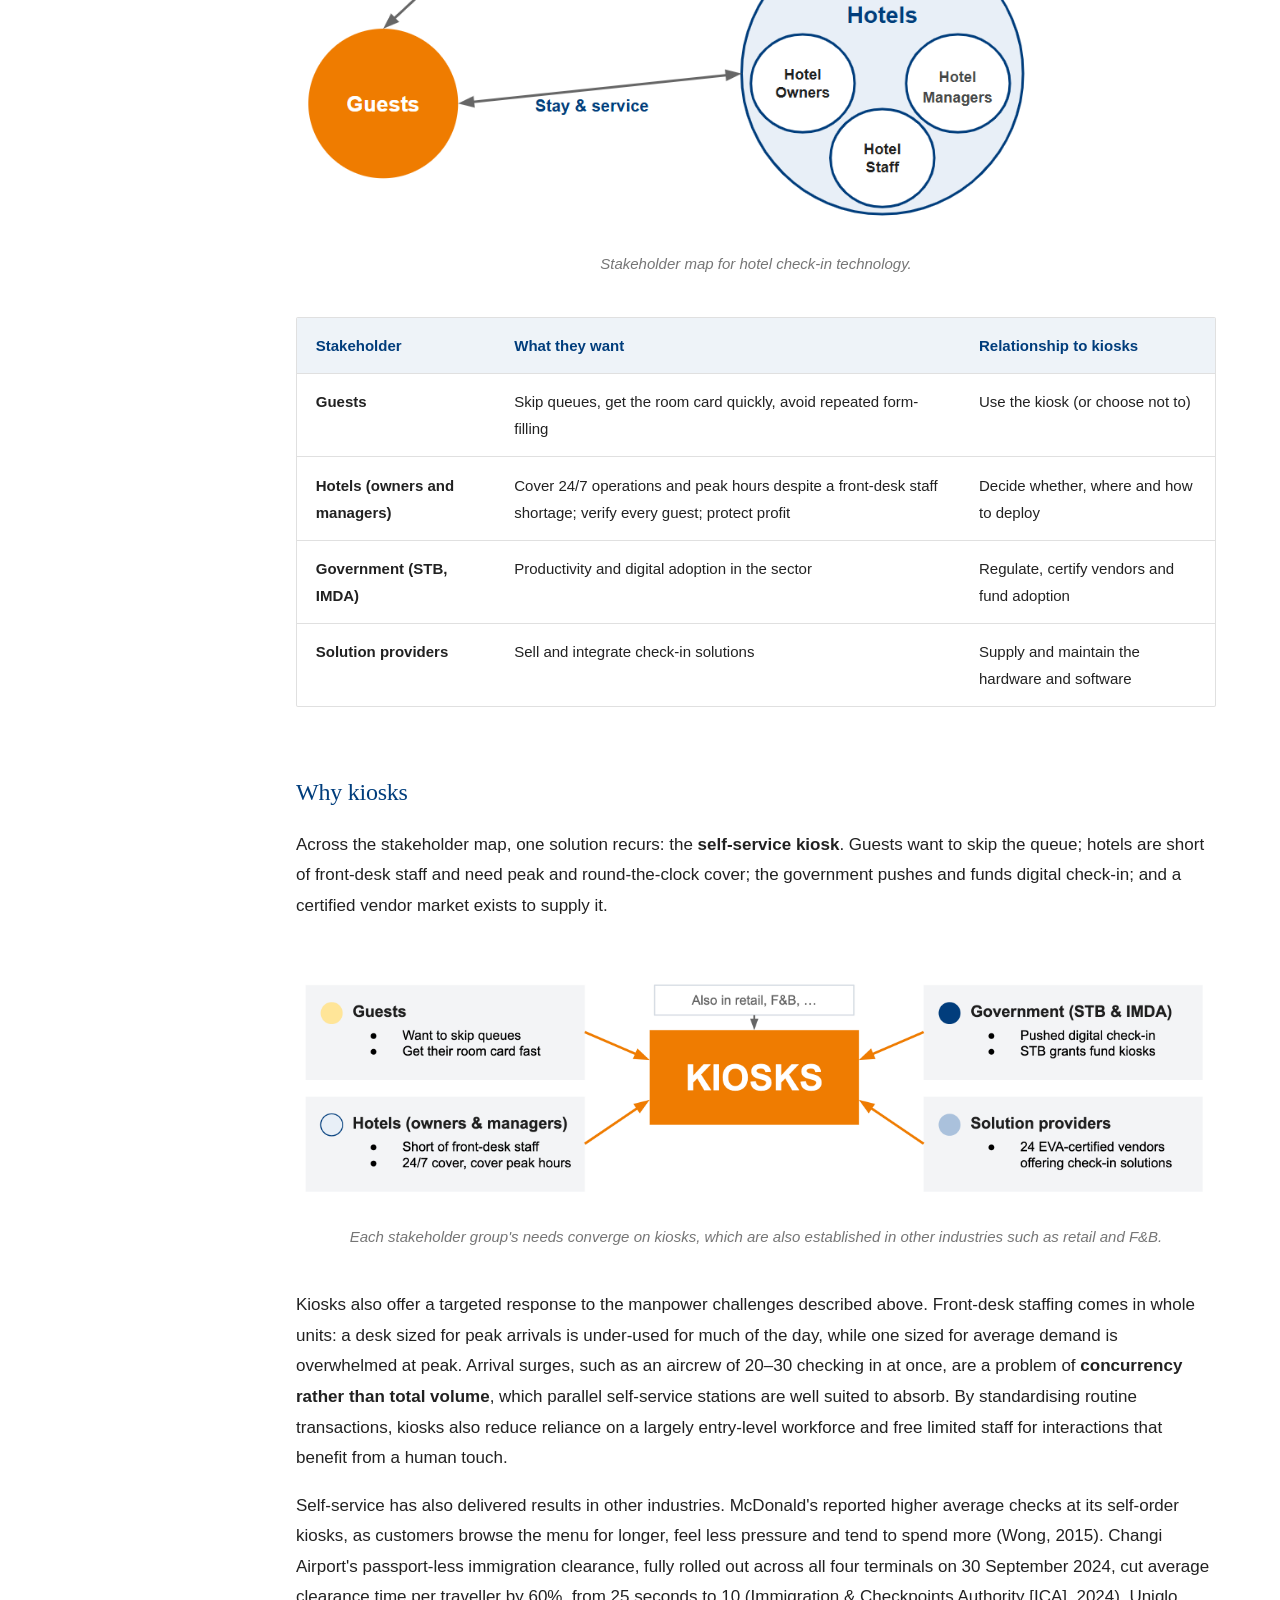
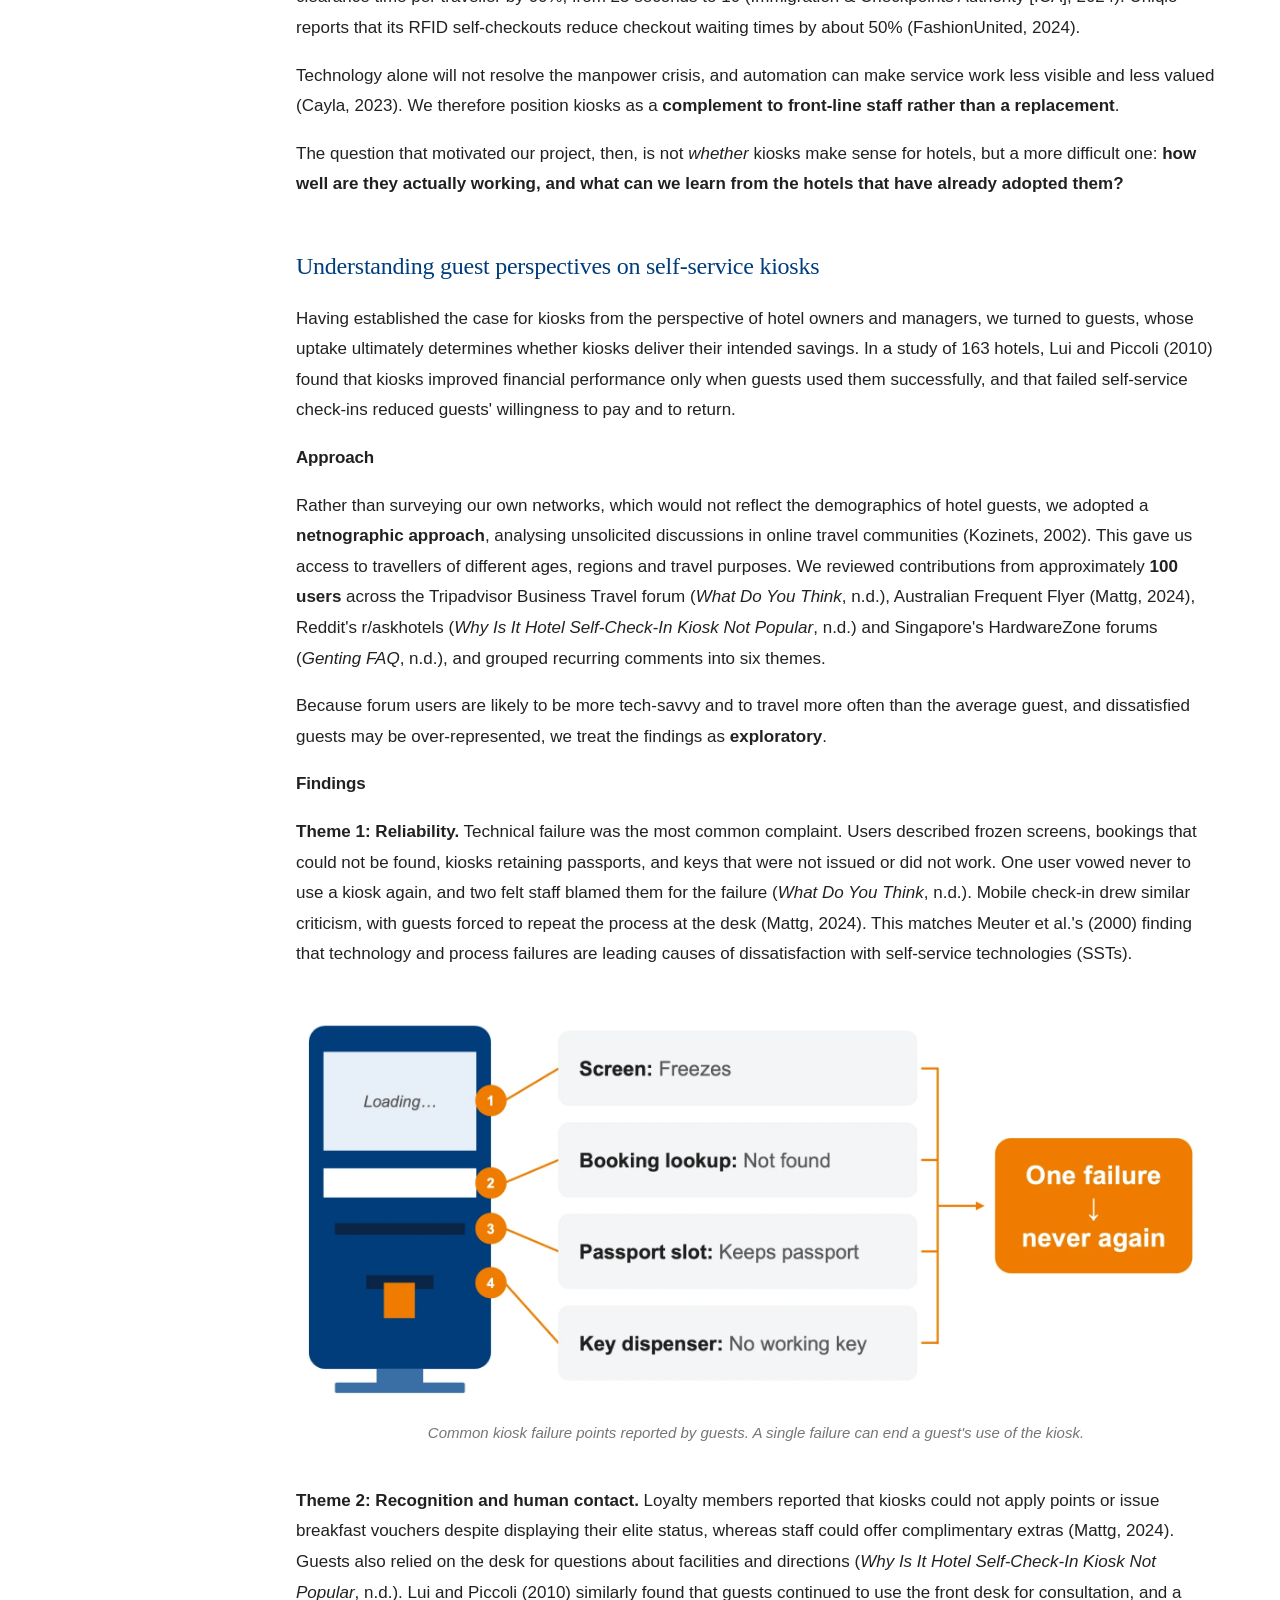
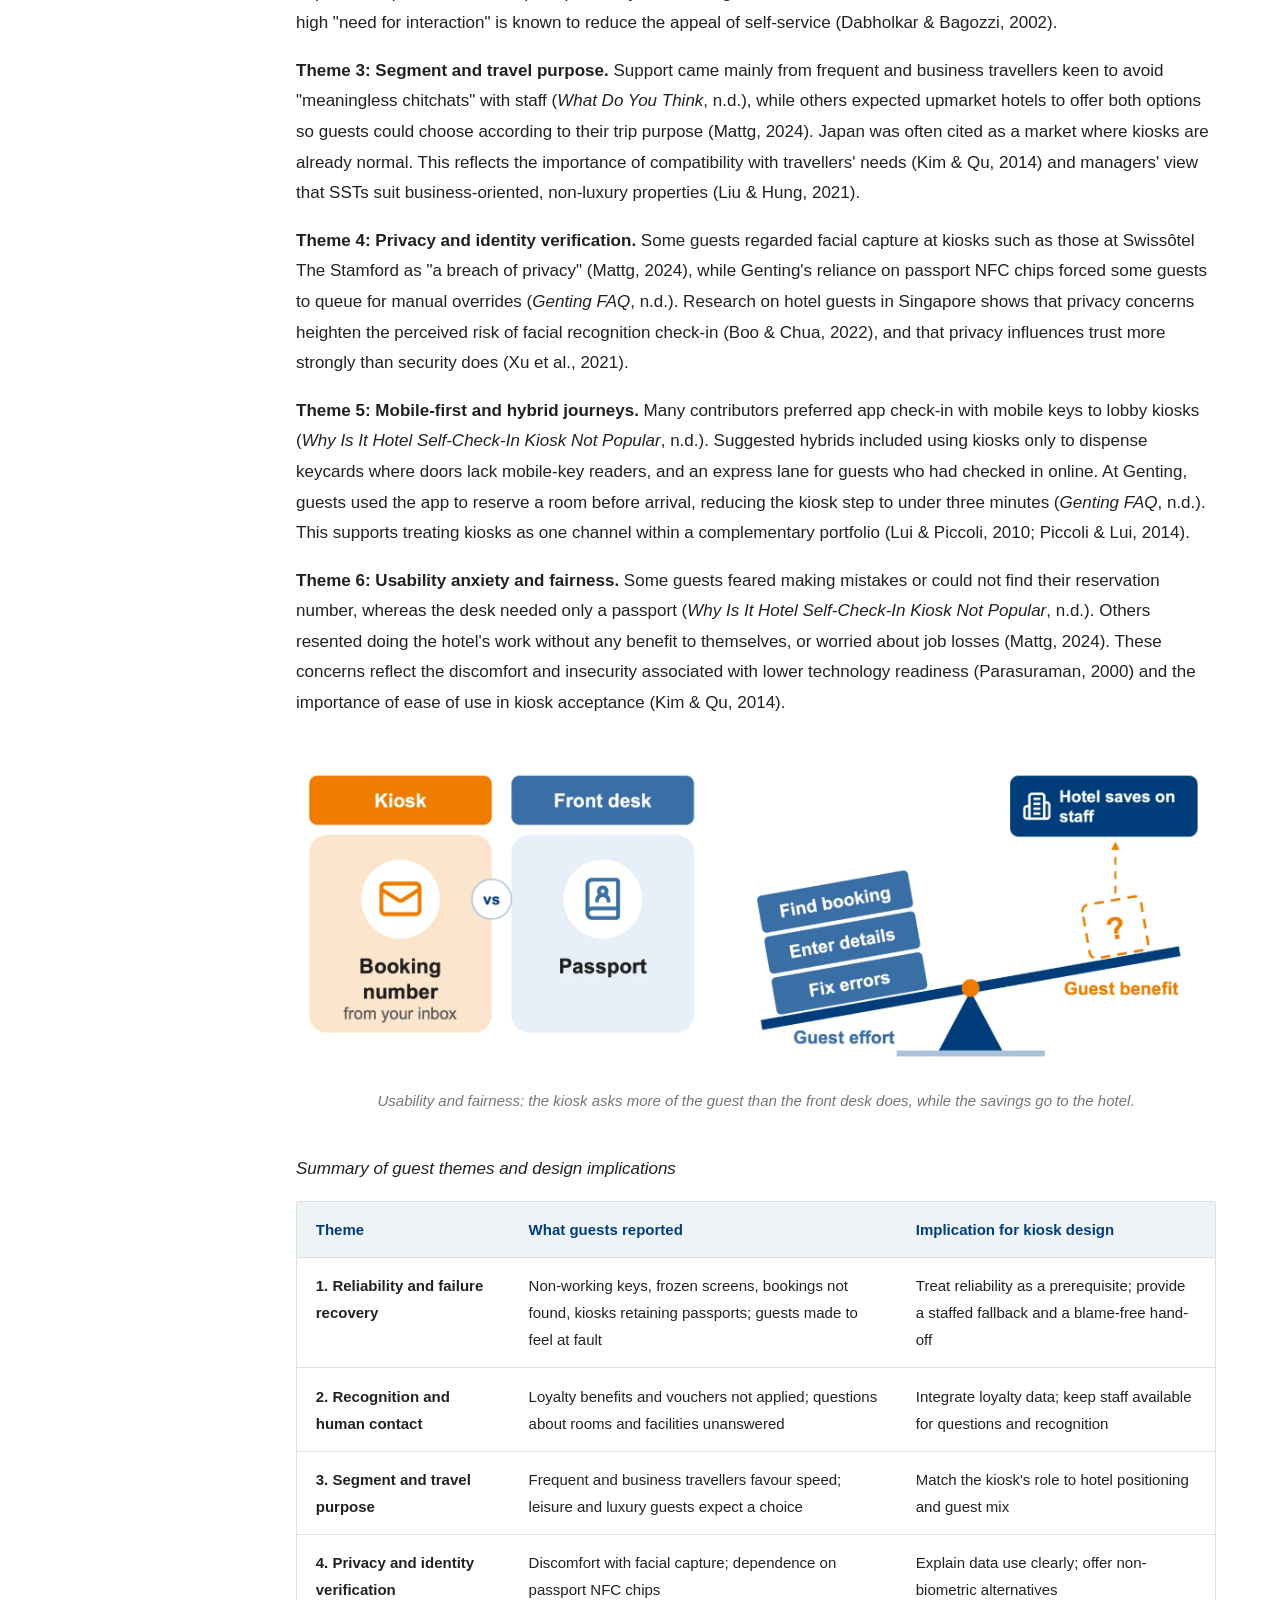
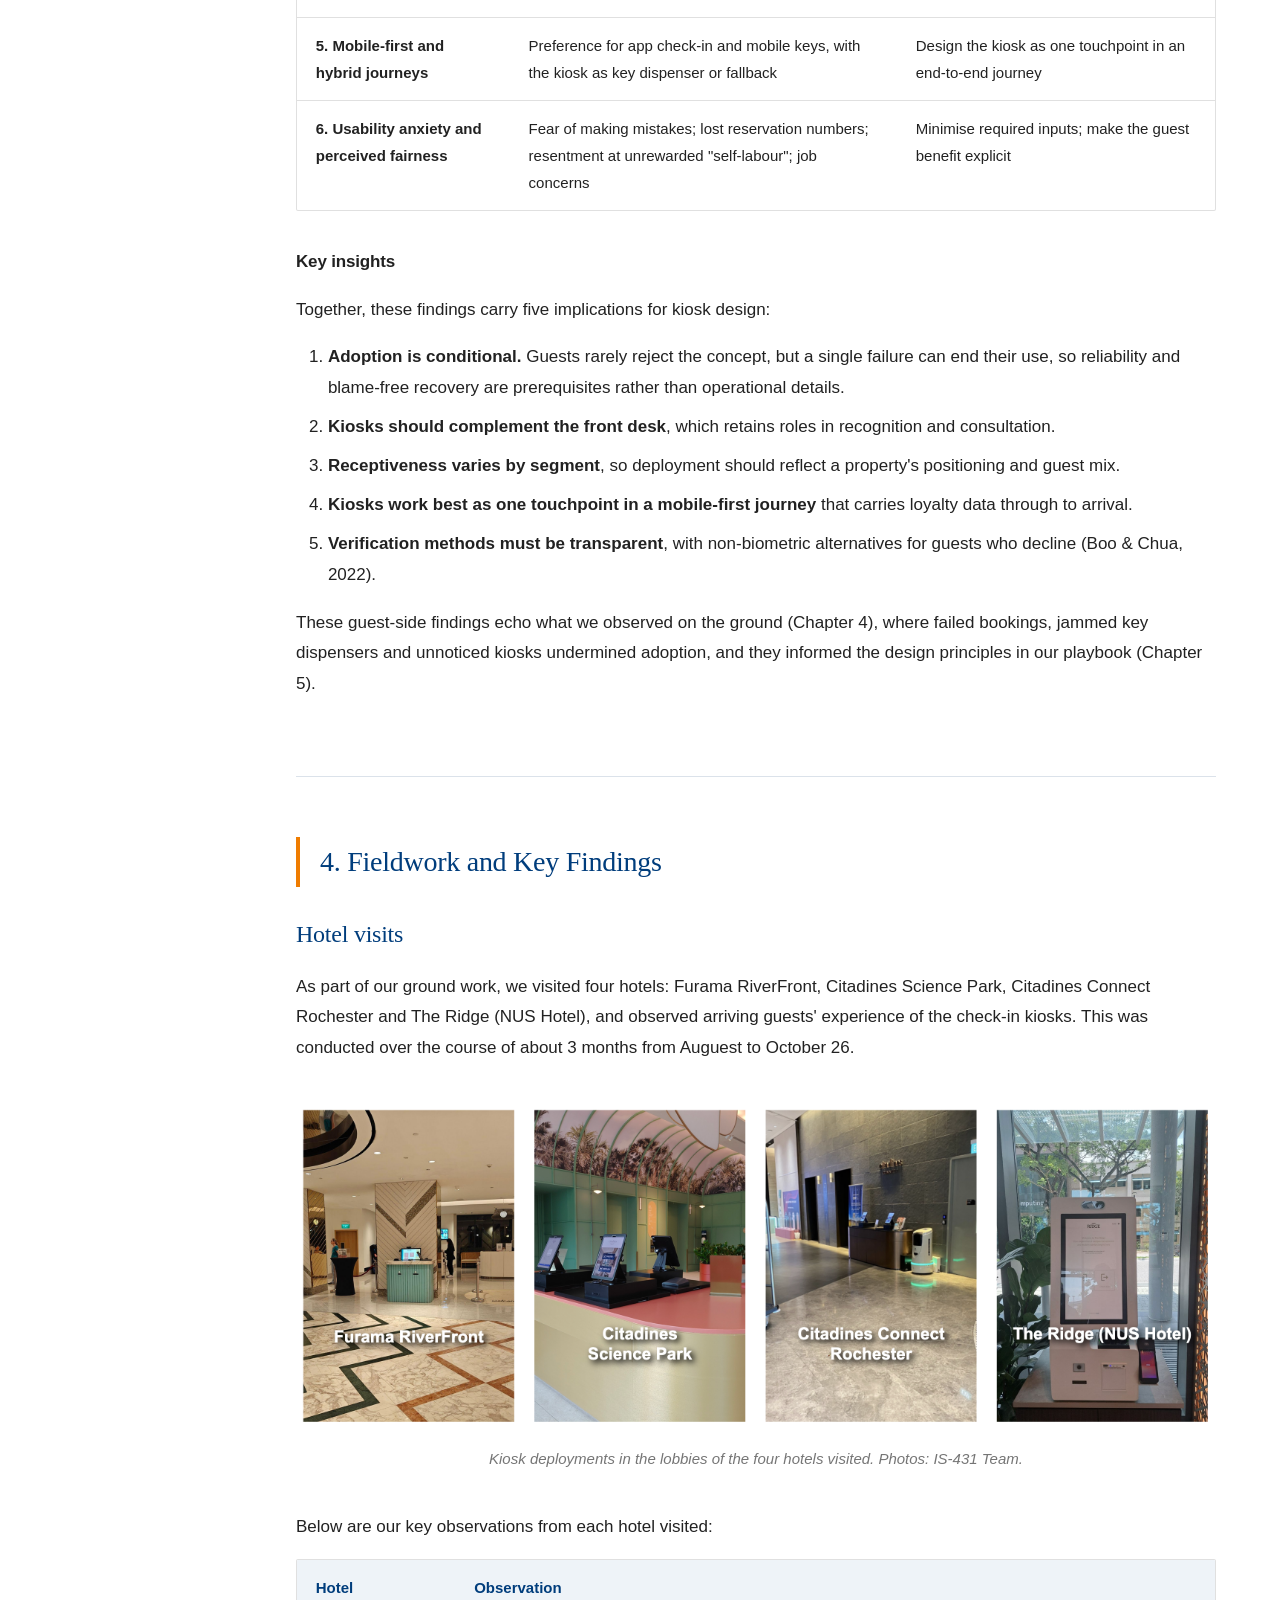
<file: report.html>
<!doctype html>
<html lang="en" class="no-js">
  <head>
    
      <meta charset="utf-8">
      <meta name="viewport" content="width=device-width,initial-scale=1">
      
        <meta name="description" content="CDE4301 IS-431 Interim Report · Stanford GEDI Programme AY2026/27">
      
      
        <meta name="author" content="CDE4301 IS-431">
      
      
      
        <link rel="prev" href="presentation.html">
      
      
        <link rel="next" href="playbook.html">
      
      
        
      
      
      <link rel="icon" href="favicon.ico">
      <meta name="generator" content="mkdocs-1.6.1, mkdocs-material-9.8.2">
    
    
      
        <title>Interim Report - Redesigning the Hotel Arrival Experience</title>
      
    
    
      <link rel="stylesheet" href="assets/stylesheets/main.57a0d79d.min.css">
      
        
        <link rel="stylesheet" href="assets/stylesheets/palette.fb2fffe2.min.css">
      
      


    
    
      
    
    
      
    
    
      <link rel="stylesheet" href="stylesheets/report.css">
    
    <script>__md_scope=new URL(".",location),__md_hash=e=>[...e].reduce(((e,_)=>(e<<5)-e+_.charCodeAt(0)),0),__md_get=(e,_=localStorage,t=__md_scope)=>JSON.parse(_.getItem(t.pathname+"."+e)),__md_set=(e,_,t=localStorage,a=__md_scope)=>{try{t.setItem(a.pathname+"."+e,JSON.stringify(_))}catch(e){}}</script>
    
      

    
    
  </head>
  
  
    
    
    
    
    
    <body dir="ltr" data-md-color-scheme="default" data-md-color-primary="custom" data-md-color-accent="custom">
  
    
    <input class="md-toggle" data-md-toggle="drawer" type="checkbox" id="__drawer" autocomplete="off">
    <input class="md-toggle" data-md-toggle="search" type="checkbox" id="__search" autocomplete="off">
    <label class="md-overlay" for="__drawer"></label>
    <div data-md-component="skip">
      
        
        <a href="#reimagining-the-hotel-arrival-experience" class="md-skip">
          Skip to content
        </a>
      
    </div>
    <div data-md-component="announce">
      
    </div>
    
    
      

  

<header class="md-header md-header--shadow md-header--lifted" data-md-component="header">
  <nav class="md-header__inner md-grid" aria-label="Header">
    <a href="index.html" title="Redesigning the Hotel Arrival Experience" class="md-header__button md-logo" aria-label="Redesigning the Hotel Arrival Experience" data-md-component="logo">
      
  
  <svg xmlns="http://www.w3.org/2000/svg" viewBox="0 0 24 24"><path d="M12 8a3 3 0 0 0 3-3 3 3 0 0 0-3-3 3 3 0 0 0-3 3 3 3 0 0 0 3 3m0 3.54C9.64 9.35 6.5 8 3 8v11c3.5 0 6.64 1.35 9 3.54 2.36-2.19 5.5-3.54 9-3.54V8c-3.5 0-6.64 1.35-9 3.54"/></svg>

    </a>
    <label class="md-header__button md-icon" for="__drawer">
      
      <svg xmlns="http://www.w3.org/2000/svg" viewBox="0 0 24 24"><path d="M3 6h18v2H3zm0 5h18v2H3zm0 5h18v2H3z"/></svg>
    </label>
    <div class="md-header__title" data-md-component="header-title">
      <div class="md-header__ellipsis">
        <div class="md-header__topic">
          <span class="md-ellipsis">
            Redesigning the Hotel Arrival Experience
          </span>
        </div>
        <div class="md-header__topic" data-md-component="header-topic">
          <span class="md-ellipsis">
            
              Interim Report
            
          </span>
        </div>
      </div>
    </div>
    
      
    
    
    
    
    
  </nav>
  
    
      
<nav class="md-tabs" aria-label="Tabs" data-md-component="tabs">
  <div class="md-grid site-navigation-inner">
    <a class="site-brand" href="index.html" aria-label="IS-431 home">IS-431</a>
    <ul class="md-tabs__list">
      
        
  
  
  
  
    <li class="md-tabs__item">
      <a href="index.html" class="md-tabs__link">
        
  
  
    
  
  Home

      </a>
    </li>
  

      
        
  
  
  
  
    <li class="md-tabs__item">
      <a href="about.html" class="md-tabs__link">
        
  
  
    
  
  About Us

      </a>
    </li>
  

      
        
  
  
  
  
    <li class="md-tabs__item">
      <a href="presentation.html" class="md-tabs__link">
        
  
  
    
  
  Interim Presentation

      </a>
    </li>
  

      
        
  
  
  
    
  
  
    <li class="md-tabs__item md-tabs__item--active">
      <a href="report.html" class="md-tabs__link">
        
  
  
    
  
  Interim Report

      </a>
    </li>
  

      
        
  
  
  
  
    <li class="md-tabs__item">
      <a href="playbook.html" class="md-tabs__link">
        
  
  
    
  
  Kiosk Implementation Playbook

      </a>
    </li>
  

      
    </ul>
  </div>
</nav>
    
  
</header>
    
    <div class="md-container" data-md-component="container">
      
      
        
      
      <main class="md-main" data-md-component="main">
        <div class="md-main__inner md-grid">
          
            
              
              <div class="md-sidebar md-sidebar--primary" data-md-component="sidebar" data-md-type="navigation" >
                <div class="md-sidebar__scrollwrap">
                  <div class="md-sidebar__inner">
                    


  


  

<nav class="md-nav md-nav--primary md-nav--lifted md-nav--integrated" aria-label="Navigation" data-md-level="0">
  <label class="md-nav__title" for="__drawer">
    <a href="index.html" title="Redesigning the Hotel Arrival Experience" class="md-nav__button md-logo" aria-label="Redesigning the Hotel Arrival Experience" data-md-component="logo">
      
  
  <svg xmlns="http://www.w3.org/2000/svg" viewBox="0 0 24 24"><path d="M12 8a3 3 0 0 0 3-3 3 3 0 0 0-3-3 3 3 0 0 0-3 3 3 3 0 0 0 3 3m0 3.54C9.64 9.35 6.5 8 3 8v11c3.5 0 6.64 1.35 9 3.54 2.36-2.19 5.5-3.54 9-3.54V8c-3.5 0-6.64 1.35-9 3.54"/></svg>

    </a>
    Redesigning the Hotel Arrival Experience
  </label>
  
  <ul class="md-nav__list" data-md-scrollfix>
    
      
      
  
  
  
  
    <li class="md-nav__item">
      <a href="index.html" class="md-nav__link">
        
  
  
  <span class="md-ellipsis">
    
  
    Home
  

    
  </span>
  
  

      </a>
    </li>
  

    
      
      
  
  
  
  
    <li class="md-nav__item">
      <a href="about.html" class="md-nav__link">
        
  
  
  <span class="md-ellipsis">
    
  
    About Us
  

    
  </span>
  
  

      </a>
    </li>
  

    
      
      
  
  
  
  
    <li class="md-nav__item">
      <a href="presentation.html" class="md-nav__link">
        
  
  
  <span class="md-ellipsis">
    
  
    Interim Presentation
  

    
  </span>
  
  

      </a>
    </li>
  

    
      
      
  
  
    
  
  
  
    <li class="md-nav__item md-nav__item--active">
      
      <input class="md-nav__toggle md-toggle" type="checkbox" id="__toc">
      
      
        
      
      
        <label class="md-nav__link md-nav__link--active" for="__toc">
          
  
  
  <span class="md-ellipsis">
    
  
    Interim Report
  

    
  </span>
  
  

          <span class="md-nav__icon md-icon"></span>
        </label>
      
      <a href="report.html" class="md-nav__link md-nav__link--active">
        
  
  
  <span class="md-ellipsis">
    
  
    Interim Report
  

    
  </span>
  
  

      </a>
      
        

<nav class="md-nav md-nav--secondary" aria-label="Table of contents">
  
  
  
    
  
  
    <label class="md-nav__title" for="__toc">
      <span class="md-nav__icon md-icon"></span>
      Table of contents
    </label>
    <ul class="md-nav__list" data-md-component="toc" data-md-scrollfix>
      
        <li class="md-nav__item">
  <a href="#acknowledgements" class="md-nav__link">
    <span class="md-ellipsis">
      
        Acknowledgements
      
    </span>
  </a>
  
</li>
      
        <li class="md-nav__item">
  <a href="#introduction" class="md-nav__link">
    <span class="md-ellipsis">
      
        1. Introduction
      
    </span>
  </a>
  
</li>
      
        <li class="md-nav__item">
  <a href="#problem-statement" class="md-nav__link">
    <span class="md-ellipsis">
      
        2. Problem Statement
      
    </span>
  </a>
  
</li>
      
        <li class="md-nav__item">
  <a href="#research" class="md-nav__link">
    <span class="md-ellipsis">
      
        3. Research and Problem Investigation
      
    </span>
  </a>
  
</li>
      
        <li class="md-nav__item">
  <a href="#fieldwork" class="md-nav__link">
    <span class="md-ellipsis">
      
        4. Fieldwork and Key Findings
      
    </span>
  </a>
  
</li>
      
        <li class="md-nav__item">
  <a href="#prototype-development" class="md-nav__link">
    <span class="md-ellipsis">
      
        5. Prototype Development
      
    </span>
  </a>
  
</li>
      
        <li class="md-nav__item">
  <a href="#evaluation" class="md-nav__link">
    <span class="md-ellipsis">
      
        6. Evaluation
      
    </span>
  </a>
  
</li>
      
        <li class="md-nav__item">
  <a href="#conclusion" class="md-nav__link">
    <span class="md-ellipsis">
      
        7. Conclusion and Next Steps
      
    </span>
  </a>
  
</li>
      
        <li class="md-nav__item">
  <a href="#references-appendices" class="md-nav__link">
    <span class="md-ellipsis">
      
        References and Appendices
      
    </span>
  </a>
  
</li>
      
    </ul>
  
</nav>
      
    </li>
  

    
      
      
  
  
  
  
    <li class="md-nav__item">
      <a href="playbook.html" class="md-nav__link">
        
  
  
  <span class="md-ellipsis">
    
  
    Kiosk Implementation Playbook
  

    
  </span>
  
  

      </a>
    </li>
  

    
  </ul>
</nav>
                  </div>
                </div>
              </div>
            
            
          
          
            <div class="md-content" data-md-component="content">
              
              <article class="md-content__inner md-typeset">
                
                  



<div class="report-intro">
<p class="page-eyebrow">THE DESIGN INVESTIGATION · PHASE I</p>
<h1 id="reimagining-the-hotel-arrival-experience">Reimagining the Hotel Arrival Experience<a class="headerlink" href="#reimagining-the-hotel-arrival-experience" title="Permanent link">&para;</a></h1>
<div class="report-meta">
<p><strong>CDE4301 Innovation and Design Capstone · IS-431 Interim Report</strong><br />
Stanford GEDI Programme AY2026/27</p>
</div>
</div>
<div class="report-document">
<h2 id="acknowledgements">Acknowledgements<a class="headerlink" href="#acknowledgements" title="Permanent link">&para;</a></h2>
<p>We would like to express our utmost gratitude to Dr Elliot Law and Mr Graham Zhu 
for their guidance, support and encouragement through the course of this project thus far.
Their weekly check-ins gave us direction and valuable feedback when deciding our next steps or
where to improve. The advice and experience they shared helped us greatly in refining the
project scope and designing the prototype's contents.</p>
<p>We would also like to extend our thanks to all the hotels that worked with us, 
in particular Mr Michael Lee from Ascott and Mr Sherwin Poh from The Ridge at NUS,
for making the time to share more about their experiences and challenges faced. Adopting and
implementing new technology into their hotels can be an arduous process and we are grateful
for their willingness to explain what the process requires and to go into detail on considerations made.</p>
<h2 id="introduction">1. Introduction<a class="headerlink" href="#introduction" title="Permanent link">&para;</a></h2>
<h3 id="background">Background<a class="headerlink" href="#background" title="Permanent link">&para;</a></h3>
<p>This project is hosted by CDE4301 Innovation and Design Capstone at the National University of Singapore (NUS), conducted as part of the Stanford Global Engineering Design Innovation (GEDI) programme AY2026/27. The project collaborates with The Ascott Limited as industry partner and problem owner. </p>
<p>We started off with a challenge, deliberately open to solutions:</p>
<blockquote>
<p><strong>How can we reimagine the hotel arrival experience with AI and Emerging Technologies?</strong></p>
</blockquote>
<p>The theme of <em>Invisible Hospitality</em> carries the notion that good service is so seamless that guests barely notice. The routine parts of arrival (confirming who they are, paying, getting into the room) should happen smoothly in the background, rendering staff able to offer the personal touch that guests actually remember.</p>
<p>The project runs in two phases. <strong>Phase I</strong> (this report) covers preliminary research, ground work investigation, and the first prototype. <strong>Phase II</strong> continues the work with Stanford's ME310 course, with students from both universities and industry partners working together over three sprints: understanding the problem space, prototyping in several directions, and refining a final integrated prototype. The collaboration brings together Stanford ME310 students, NUS CDE4301 students, Ascott as the problem owner, and Venture as a solution provider.</p>
<figure>
<p><img alt="Phase II collaboration between Stanford ME310 students, NUS CDE4301 students, Ascott (problem owner) and Venture (solution provider)" src="assets/images/figures/Introduction_Phase-II-Collaboration.png" />
  </p>
<figcaption>Phase II collaboration: Stanford ME310 and NUS CDE4301 students working with Ascott (problem owner) and Venture (solution provider).</figcaption>
</figure>
<h3 id="project-scope">Project scope and objectives<a class="headerlink" href="#project-scope" title="Permanent link">&para;</a></h3>
<p>The "arrival" process spans beyond the actual stay period. From pre-arrival forms to luggage handling to key issuance, and the set of "emerging technologies" that could be applied is wide. The team therefore narrowed the question to a focused problem space in Phase 1: </p>
<blockquote>
<p><strong>improving the check-in experience through better kiosk implementation</strong>. </p>
</blockquote>
<p>Chapter 2 further explains the rationale behind this scoping. </p>
<p>Other scopes such as check-out process, customer services during the stay, mobile or fully contactless check-in, for instance, are outside the scope of Phase I, although the broader arrival experience returns as the focus of Phase II.</p>
<h3 id="report-organisation">Overview<a class="headerlink" href="#report-organisation" title="Permanent link">&para;</a></h3>
<ul>
<li><strong>Chapter 2 (Problem Statement):</strong> the original challenge, and the scope refinement for Phase 1</li>
<li><strong>Chapter 3 (Research and Problem Investigation):</strong> the Singapore hospitality landscape, stakeholders, and reviews existing kiosk technology, and kiosk industry landscape</li>
<li><strong>Chapter 4 (Fieldwork):</strong> our hotel observations and interviews, factors behind different efficacies of kiosk deployment</li>
<li><strong>Chapter 5 (Prototype Development):</strong> why we built an interactive kiosk-implementation playbook, and its structure</li>
<li><strong>Chapter 6 (Evaluation):</strong> validation and feedback from hotel managers, and the limitations of the current prototype.</li>
<li><strong>Chapter 7 (Conclusion):</strong> Phase I takeaways, and directions for Phase II.</li>
</ul>
<h2 id="problem-statement">2. Problem Statement<a class="headerlink" href="#problem-statement" title="Permanent link">&para;</a></h2>
<h3 id="problem-space">Refining the problem space<a class="headerlink" href="#problem-space" title="Permanent link">&para;</a></h3>
<p>We were given a deliberately broad challenge:</p>
<blockquote>
<p><strong>How can we reimagine the hotel arrival experience with AI and Emerging Technologies?</strong></p>
</blockquote>
<p>Taken at face value, this question could lead almost anywhere: AI concierges, robotic porters, biometric room access, predictive pre-arrival services and more. For Phase I we narrowed it to:</p>
<blockquote>
<p><strong>How may we improve the check-in experience with better kiosk implementation in hotels?</strong></p>
</blockquote>
<p>The refinement was made in three steps, each tied to evidence from our preliminary research (Chapter 3) and fieldwork (Chapter 4).</p>
<p><strong>1. From the whole arrival experience to check-in.</strong> Of the touchpoints in a hotel stay, check-in (together with check-out) is where we found the highest leverage. It is the moment where manpower pressure, regulatory duty and guest expectations meet. Identity verification is mandatory, it is repetitive, and it is bunched into peak windows that a discretely staffed front desk struggles to absorb.</p>
<p><strong>2. From "AI and emerging technologies" to kiosks.</strong> Rather than survey every technology, we looked for the one that all stakeholders were already converging on. Guests want to skip queues, hotels are short of front-desk staff, STB and IMDA push and fund digital check-in, and 24 EVA-Ready vendors are recognised by STB to supply it. Kiosks are a proven technology in other industries and an established one in hotels. A solution built on them has a realistic path to adoption, and the open questions concern <em>how well</em> they are deployed.</p>
<p><strong>3. From "kiosks" to "kiosk implementation".</strong> Our hotel visits and interviews showed that the technology alone does not determine success. Kiosk usage varied sharply between properties: utilisation across Ascott's properties averaged about <strong>20%</strong> (with the best property at 40%, against a target of 70%), while The Ridge at NUS reached about <strong>85%</strong> and became our benchmark. The difference could not be explained by the kiosk hardware alone. It also came from where the kiosk was placed, whether guests noticed and trusted it, how reliably it worked, whether staff had been trained to support it, and whether the hotel had thought through who its guests were. In other words, <strong>kiosk design is only one small factor in successful kiosk implementation.</strong> Redesigning a kiosk would therefore leave most of the gap unaddressed, so the problem we chose to solve is the implementation of the kiosk in its setting.</p>
<figure>
<p><img alt="A hotel manager at the edge of a gap between the current state and the desired state, with kiosk suitability for guests, user-friendly design, better placement, functional reliability and staff training bridging it" src="assets/images/figures/Problem-Statement_Implementation-Gap.png" />
  </p>
<figcaption>The implementation gap: a manager moving from the current state to the desired state must address guest suitability, design, placement, reliability and staff training.</figcaption>
</figure>
<h3 id="problem-scope">Scope of the refined problem<a class="headerlink" href="#problem-scope" title="Permanent link">&para;</a></h3>
<table>
<thead>
<tr>
<th></th>
<th>Original challenge</th>
<th>Phase I problem statement</th>
</tr>
</thead>
<tbody>
<tr>
<td><strong>Focus</strong></td>
<td>The whole arrival experience</td>
<td>The check-in step</td>
</tr>
<tr>
<td><strong>Technology</strong></td>
<td>AI and emerging technologies, open-ended</td>
<td>Self-service kiosks</td>
</tr>
<tr>
<td><strong>Core question</strong></td>
<td>What could be reimagined?</td>
<td>What makes kiosk deployments succeed or fail?</td>
</tr>
<tr>
<td><strong>Primary user</strong></td>
<td>Not specified</td>
<td>Hotel managers and decision-makers</td>
</tr>
</tbody>
</table>
<p>The original challenge has not been abandoned. Phase II, run together with Stanford ME310, widens the scope again to reimagining the guest experience, building on the implementation principles established in Phase I.</p>
<h2 id="research">3. Research and Problem Investigation<a class="headerlink" href="#research" title="Permanent link">&para;</a></h2>
<h3 id="hospitality-landscape">Singapore's hospitality landscape<a class="headerlink" href="#hospitality-landscape" title="Permanent link">&para;</a></h3>
<h4 id="hotel-sector-overview">Hotel sector overview<a class="headerlink" href="#hotel-sector-overview" title="Permanent link">&para;</a></h4>
<p>Singapore's hotel sector spans three broad segments: <strong>luxury</strong> (for example Raffles, Mandarin Oriental, Shangri-La and The Ritz-Carlton), <strong>mid-range</strong> (for example Novotel, Holiday Inn and Hilton Garden Inn, and serviced-residence brands such as Citadines, Somerset and Oakwood), and <strong>budget</strong> (for example lyf, Hotel 81 and ibis budget). Large groups such as The Ascott Limited operate brands across several of these tiers. The segments differ in guest profile, service expectations, margins and staffing models, so a solution that suits a luxury property is not automatically right for a budget one. This became a recurring consideration in how we framed our eventual prototype.</p>
<p>Despite these differences, every hotel delivers the same core service chain of pre-arrival, arrival, stay and departure:</p>
<figure>
<p><img alt="Hotel core services across pre-arrival, arrival, stay and departure, with the arrival stage (check-in and ID verification, room and key assignment, luggage and concierge) highlighted as the focus of this project" src="assets/images/figures/Research_Hotel-Core-Services.png" />
  </p>
<figcaption>Core hotel services across the guest journey. This project focuses on the arrival stage.</figcaption>
</figure>
<p>Our work focuses on <strong>arrivals</strong>, which is the first moment a guest interacts with the hotel in person. It is also the stage that combines the most routine, rule-bound tasks (verifying identity, collecting payment, issuing a key) in a single, time-pressured transaction at the front desk.</p>
<h4 id="defining-a-good-hotel-arrival-experience">Defining a good hotel arrival experience<a class="headerlink" href="#defining-a-good-hotel-arrival-experience" title="Permanent link">&para;</a></h4>
<p>To establish a benchmark for a good hotel arrival experience, we referred to <strong>ISO 22483:2020, <em>Tourism and Related Services — Hotels — Service Requirements</em></strong>. The standard outlines expectations for front desk operations and guest service, including clear reception signage, effective communication, prompt and courteous assistance, accessibility considerations, and security procedures. Collectively, these requirements suggest that a positive arrival experience extends beyond a quick check-in process; guests should also be able to obtain necessary information and receive appropriate assistance throughout their arrival.</p>
<p>These principles provide a reference point for evaluating the existing guest journey and identifying areas where the arrival experience could be improved, forming a foundation for our subsequent analysis of guest pain points and opportunities for improvement.</p>
<h3 id="manpower-challenges">Tourism demand and manpower challenges<a class="headerlink" href="#manpower-challenges" title="Permanent link">&para;</a></h3>
<h4 id="rising-demand">Rising demand<a class="headerlink" href="#rising-demand" title="Permanent link">&para;</a></h4>
<p>Global tourism has fully rebounded, with around 1.4 billion international tourist arrivals in 2024, or 99% of pre-pandemic levels (UN Tourism, 2025). According to the Singapore Tourism Board (STB, 2026c), Singapore welcomed <strong>16.9 million visitors</strong> and a record <strong>S$32.8 billion in tourism receipts</strong> in 2025, and is targeting S$47–50 billion by 2040. For hotels, this growth means sustained pressure on front-of-house services such as check-in and check-out.</p>
<h4 id="a-shrinking-labour-supply">A shrinking labour supply<a class="headerlink" href="#a-shrinking-labour-supply" title="Permanent link">&para;</a></h4>
<p>Labour supply has not kept pace. In June 2025, Singapore's accommodation sector had a <strong>job vacancy rate of 6.5%</strong>, more than double the economy-wide rate of 3.0%, rising to <strong>8.4% for clerical, sales and service roles</strong> such as front-desk staff (Ministry of Manpower [MOM], 2025). Employers report that resident job seekers avoid hard-to-fill service roles because they find the work physically strenuous (42.9%), the hours long (39.1%) and the pay unattractive (37.4%) (MOM, 2026b). Low occupational status, limited recognition and verbal abuse from guests compound the problem (Cayla, 2023), and locals often remain uninterested even when wages rise (Seah, 2022).</p>
<figure>
<p><img alt="Cause-and-effect diagram: demanding work, low status and recognition, and wages not attracting locals lead to hotels struggling to fill front-desk roles, shown in vacancy rates of 6.5% in accommodation and 8.4% for clerical, sales and service roles" src="assets/images/figures/Research_Labour-Shortage-Causes.png" />
  </p>
<figcaption>Root causes and effects of the front-desk labour shortage (Cayla, 2023; MOM, 2025, 2026b; Seah, 2022).</figcaption>
</figure>
<p>Foreign labour offers limited relief. The services-sector foreign-worker quota has been tightened from 50% to <strong>35% of a firm's workforce</strong> (MOM, n.d.; Seah, 2022), and the minimum qualifying salary for new S Pass holders rises to <strong>S$3,600 from January 2027</strong>, with a further rise to around S$4,000–4,500 expected by 2030 (MOM, 2026a). Hotels are therefore hiring largely at entry level: about <strong>two-thirds of accommodation vacancies require one year of experience or less</strong> (MOM, 2026b), placing a heavy, recurring burden on training and service consistency.</p>
<h4 id="a-widening-gap">A widening gap<a class="headerlink" href="#a-widening-gap" title="Permanent link">&para;</a></h4>
<p>Demand and labour supply are therefore moving in opposite directions. The World Travel &amp; Tourism Council (WTTC, 2025) projects that by 2035 the global hospitality workforce will fall about <strong>18%, or 8.6 million workers, short of requirements</strong>. Singapore is likely to feel this more acutely, as resident workforce growth is slowing and labour force participation is already high (MOM, 2025). Understaffed hotels face slower and less consistent service, which erodes guest satisfaction (Seah, 2022).</p>
<figure>
<p><img alt="Illustrative chart of hospitality workers needed rising faster than workers available to 2035, showing an 18% gap of about 8.6 million workers, alongside notes that Singapore feels this more acutely and that service quality suffers" src="assets/images/figures/Research_Workforce-Gap.png" />
  </p>
<figcaption>The projected global hospitality workforce gap to 2035 (WTTC, 2025). Trend lines are illustrative.</figcaption>
</figure>
<!-- TODO: insert the chart of the hospitality industry's top challenges and priorities (referred to as Figure 3 in the source draft). -->
<p>The global hospitality industry faces a structural workforce crisis that is likely to worsen, and Singapore, with its relatively expensive labour force, will be doubly affected. There is therefore a real and pressing need for solutions that ease this pressure, particularly at labour-intensive touchpoints such as the front desk.</p>
<h3 id="regulatory-context">Regulatory context for check-in<a class="headerlink" href="#regulatory-context" title="Permanent link">&para;</a></h3>
<p>Check-in in Singapore is not only a service step but a <strong>regulated one</strong>. Hotels are required to verify the identity and permitted stay of international visitors. The Singapore Tourism Board (STB) provides the <strong>E-Visitor Authentication (EVA)</strong> system, an API designed to streamline the hotel check-in process (STB, 2026b) by automating verification of a visitor's stay validity against Immigration and Checkpoints Authority (ICA) records. In an EVA-enabled check-in flow, the passport is scanned and a live face capture is matched against the passport photo. Hotels without EVA must carry out this check manually.</p>
<p>This makes check-in a particularly strong candidate for automation in Singapore: the verification is mandatory, repetitive and rule-based, and it requires a physical presence at the property (a live face capture and a physical key), which means it cannot simply be replaced by a mobile app in the way that, for example, cinema ticketing has been.</p>
<h3 id="digitalisation-push">Government and industry push<a class="headerlink" href="#digitalisation-push" title="Permanent link">&para;</a></h3>
<p>Government agencies are actively encouraging digital check-in:</p>
<ul>
<li>STB's EVA-Ready Programme lists <strong>24 recognised vendors</strong> whose digital check-in solutions are compatible with EVA (STB, 2026b), and more than <strong>70% of Singapore's hotel room stock</strong> has already adopted digital check-in/check-out solutions integrated with EVA (Yue, 2025).</li>
<li>The <strong>Hotel Industry Digital Plan</strong>, introduced by IMDA and STB in 2019 and refreshed in 2025, pushes hotels to adopt five key technologies: smart rooms, robotics, digital concierge, digital check-in and check-out, and asset management systems (Yue, 2025).</li>
<li>Funding support is available through STB's <strong>Business Improvement Fund</strong>, whose qualifying costs include hardware, equipment and software, with different levels of support for SMEs and non-SMEs (STB, 2026a).</li>
</ul>
<h3 id="stakeholders">Stakeholders<a class="headerlink" href="#stakeholders" title="Permanent link">&para;</a></h3>
<p>Four groups have a stake in how check-in is done, and their interests increasingly point in the same direction. The government certifies vendors and regulates and funds hotels; solution providers sell and integrate technology into hotels; and guests use that technology as part of their stay and service. Within hotels, owners and managers are distinct decision-makers.</p>
<figure>
<p><img alt="Stakeholder map showing guests, solution providers, government and hotels (owners and managers) and the relationships between them" src="assets/images/figures/Context_Stakeholder-Map.png" />
  </p>
<figcaption>Stakeholder map for hotel check-in technology.</figcaption>
</figure>
<table>
<thead>
<tr>
<th>Stakeholder</th>
<th>What they want</th>
<th>Relationship to kiosks</th>
</tr>
</thead>
<tbody>
<tr>
<td><strong>Guests</strong></td>
<td>Skip queues, get the room card quickly, avoid repeated form-filling</td>
<td>Use the kiosk (or choose not to)</td>
</tr>
<tr>
<td><strong>Hotels (owners and managers)</strong></td>
<td>Cover 24/7 operations and peak hours despite a front-desk staff shortage; verify every guest; protect profit</td>
<td>Decide whether, where and how to deploy</td>
</tr>
<tr>
<td><strong>Government (STB, IMDA)</strong></td>
<td>Productivity and digital adoption in the sector</td>
<td>Regulate, certify vendors and fund adoption</td>
</tr>
<tr>
<td><strong>Solution providers</strong></td>
<td>Sell and integrate check-in solutions</td>
<td>Supply and maintain the hardware and software</td>
</tr>
</tbody>
</table>
<h3 id="why-kiosks">Why kiosks<a class="headerlink" href="#why-kiosks" title="Permanent link">&para;</a></h3>
<p>Across the stakeholder map, one solution recurs: the <strong>self-service kiosk</strong>. Guests want to skip the queue; hotels are short of front-desk staff and need peak and round-the-clock cover; the government pushes and funds digital check-in; and a certified vendor market exists to supply it.</p>
<figure>
<p><img alt="Four stakeholder groups, guests, hotels, government and solution providers, each pointing towards kiosks as a common solution" src="assets/images/figures/Context_Kiosk-Convergence.png" />
  </p>
<figcaption>Each stakeholder group's needs converge on kiosks, which are also established in other industries such as retail and F&amp;B.</figcaption>
</figure>
<p>Kiosks also offer a targeted response to the manpower challenges described above. Front-desk staffing comes in whole units: a desk sized for peak arrivals is under-used for much of the day, while one sized for average demand is overwhelmed at peak. Arrival surges, such as an aircrew of 20–30 checking in at once, are a problem of <strong>concurrency rather than total volume</strong>, which parallel self-service stations are well suited to absorb. By standardising routine transactions, kiosks also reduce reliance on a largely entry-level workforce and free limited staff for interactions that benefit from a human touch.</p>
<p>Self-service has also delivered results in other industries. McDonald's reported higher average checks at its self-order kiosks, as customers browse the menu for longer, feel less pressure and tend to spend more (Wong, 2015). Changi Airport's passport-less immigration clearance, fully rolled out across all four terminals on 30 September 2024, cut average clearance time per traveller by 60%, from 25 seconds to 10 (Immigration &amp; Checkpoints Authority [ICA], 2024). Uniqlo reports that its RFID self-checkouts reduce checkout waiting times by about 50% (FashionUnited, 2024).</p>
<p>Technology alone will not resolve the manpower crisis, and automation can make service work less visible and less valued (Cayla, 2023). We therefore position kiosks as a <strong>complement to front-line staff rather than a replacement</strong>.</p>
<p>The question that motivated our project, then, is not <em>whether</em> kiosks make sense for hotels, but a more difficult one: <strong>how well are they actually working, and what can we learn from the hotels that have already adopted them?</strong></p>
<h3 id="guest-perspectives">Understanding guest perspectives on self-service kiosks<a class="headerlink" href="#guest-perspectives" title="Permanent link">&para;</a></h3>
<p>Having established the case for kiosks from the perspective of hotel owners and managers, we turned to guests, whose uptake ultimately determines whether kiosks deliver their intended savings. In a study of 163 hotels, Lui and Piccoli (2010) found that kiosks improved financial performance only when guests used them successfully, and that failed self-service check-ins reduced guests' willingness to pay and to return.</p>
<h4 id="guest-approach">Approach<a class="headerlink" href="#guest-approach" title="Permanent link">&para;</a></h4>
<p>Rather than surveying our own networks, which would not reflect the demographics of hotel guests, we adopted a <strong>netnographic approach</strong>, analysing unsolicited discussions in online travel communities (Kozinets, 2002). This gave us access to travellers of different ages, regions and travel purposes. We reviewed contributions from approximately <strong>100 users</strong> across the Tripadvisor Business Travel forum (<em>What Do You Think</em>, n.d.), Australian Frequent Flyer (Mattg, 2024), Reddit's r/askhotels (<em>Why Is It Hotel Self-Check-In Kiosk Not Popular</em>, n.d.) and Singapore's HardwareZone forums (<em>Genting FAQ</em>, n.d.), and grouped recurring comments into six themes.</p>
<p>Because forum users are likely to be more tech-savvy and to travel more often than the average guest, and dissatisfied guests may be over-represented, we treat the findings as <strong>exploratory</strong>.</p>
<h4 id="guest-findings">Findings<a class="headerlink" href="#guest-findings" title="Permanent link">&para;</a></h4>
<p><strong>Theme 1: Reliability.</strong> Technical failure was the most common complaint. Users described frozen screens, bookings that could not be found, kiosks retaining passports, and keys that were not issued or did not work. One user vowed never to use a kiosk again, and two felt staff blamed them for the failure (<em>What Do You Think</em>, n.d.). Mobile check-in drew similar criticism, with guests forced to repeat the process at the desk (Mattg, 2024). This matches Meuter et al.'s (2000) finding that technology and process failures are leading causes of dissatisfaction with self-service technologies (SSTs).</p>
<figure>
<p><img alt="Diagram of a kiosk with four failure points: the screen freezes, the booking lookup returns not found, the passport slot keeps the passport, and the key dispenser gives no working key; any one failure leads guests to never use the kiosk again" src="assets/images/figures/Research_Kiosk-Failure-Points.png" />
  </p>
<figcaption>Common kiosk failure points reported by guests. A single failure can end a guest's use of the kiosk.</figcaption>
</figure>
<p><strong>Theme 2: Recognition and human contact.</strong> Loyalty members reported that kiosks could not apply points or issue breakfast vouchers despite displaying their elite status, whereas staff could offer complimentary extras (Mattg, 2024). Guests also relied on the desk for questions about facilities and directions (<em>Why Is It Hotel Self-Check-In Kiosk Not Popular</em>, n.d.). Lui and Piccoli (2010) similarly found that guests continued to use the front desk for consultation, and a high "need for interaction" is known to reduce the appeal of self-service (Dabholkar &amp; Bagozzi, 2002).</p>
<p><strong>Theme 3: Segment and travel purpose.</strong> Support came mainly from frequent and business travellers keen to avoid "meaningless chitchats" with staff (<em>What Do You Think</em>, n.d.), while others expected upmarket hotels to offer both options so guests could choose according to their trip purpose (Mattg, 2024). Japan was often cited as a market where kiosks are already normal. This reflects the importance of compatibility with travellers' needs (Kim &amp; Qu, 2014) and managers' view that SSTs suit business-oriented, non-luxury properties (Liu &amp; Hung, 2021).</p>
<p><strong>Theme 4: Privacy and identity verification.</strong> Some guests regarded facial capture at kiosks such as those at Swissôtel The Stamford as "a breach of privacy" (Mattg, 2024), while Genting's reliance on passport NFC chips forced some guests to queue for manual overrides (<em>Genting FAQ</em>, n.d.). Research on hotel guests in Singapore shows that privacy concerns heighten the perceived risk of facial recognition check-in (Boo &amp; Chua, 2022), and that privacy influences trust more strongly than security does (Xu et al., 2021).</p>
<p><strong>Theme 5: Mobile-first and hybrid journeys.</strong> Many contributors preferred app check-in with mobile keys to lobby kiosks (<em>Why Is It Hotel Self-Check-In Kiosk Not Popular</em>, n.d.). Suggested hybrids included using kiosks only to dispense keycards where doors lack mobile-key readers, and an express lane for guests who had checked in online. At Genting, guests used the app to reserve a room before arrival, reducing the kiosk step to under three minutes (<em>Genting FAQ</em>, n.d.). This supports treating kiosks as one channel within a complementary portfolio (Lui &amp; Piccoli, 2010; Piccoli &amp; Lui, 2014).</p>
<p><strong>Theme 6: Usability anxiety and fairness.</strong> Some guests feared making mistakes or could not find their reservation number, whereas the desk needed only a passport (<em>Why Is It Hotel Self-Check-In Kiosk Not Popular</em>, n.d.). Others resented doing the hotel's work without any benefit to themselves, or worried about job losses (Mattg, 2024). These concerns reflect the discomfort and insecurity associated with lower technology readiness (Parasuraman, 2000) and the importance of ease of use in kiosk acceptance (Kim &amp; Qu, 2014).</p>
<figure>
<p><img alt="Left: the kiosk asks for a booking number from the guest's inbox while the front desk needs only a passport. Right: a seesaw where guest effort (find booking, enter details, fix errors) outweighs an unclear guest benefit, while the hotel saves on staff" src="assets/images/figures/Research_Guest-Effort-vs-Benefit.png" />
  </p>
<figcaption>Usability and fairness: the kiosk asks more of the guest than the front desk does, while the savings go to the hotel.</figcaption>
</figure>
<p><em>Summary of guest themes and design implications</em></p>
<table>
<thead>
<tr>
<th>Theme</th>
<th>What guests reported</th>
<th>Implication for kiosk design</th>
</tr>
</thead>
<tbody>
<tr>
<td><strong>1. Reliability and failure recovery</strong></td>
<td>Non-working keys, frozen screens, bookings not found, kiosks retaining passports; guests made to feel at fault</td>
<td>Treat reliability as a prerequisite; provide a staffed fallback and a blame-free hand-off</td>
</tr>
<tr>
<td><strong>2. Recognition and human contact</strong></td>
<td>Loyalty benefits and vouchers not applied; questions about rooms and facilities unanswered</td>
<td>Integrate loyalty data; keep staff available for questions and recognition</td>
</tr>
<tr>
<td><strong>3. Segment and travel purpose</strong></td>
<td>Frequent and business travellers favour speed; leisure and luxury guests expect a choice</td>
<td>Match the kiosk's role to hotel positioning and guest mix</td>
</tr>
<tr>
<td><strong>4. Privacy and identity verification</strong></td>
<td>Discomfort with facial capture; dependence on passport NFC chips</td>
<td>Explain data use clearly; offer non-biometric alternatives</td>
</tr>
<tr>
<td><strong>5. Mobile-first and hybrid journeys</strong></td>
<td>Preference for app check-in and mobile keys, with the kiosk as key dispenser or fallback</td>
<td>Design the kiosk as one touchpoint in an end-to-end journey</td>
</tr>
<tr>
<td><strong>6. Usability anxiety and perceived fairness</strong></td>
<td>Fear of making mistakes; lost reservation numbers; resentment at unrewarded "self-labour"; job concerns</td>
<td>Minimise required inputs; make the guest benefit explicit</td>
</tr>
</tbody>
</table>
<h4 id="guest-insights">Key insights<a class="headerlink" href="#guest-insights" title="Permanent link">&para;</a></h4>
<p>Together, these findings carry five implications for kiosk design:</p>
<ol>
<li><strong>Adoption is conditional.</strong> Guests rarely reject the concept, but a single failure can end their use, so reliability and blame-free recovery are prerequisites rather than operational details.</li>
<li><strong>Kiosks should complement the front desk</strong>, which retains roles in recognition and consultation.</li>
<li><strong>Receptiveness varies by segment</strong>, so deployment should reflect a property's positioning and guest mix.</li>
<li><strong>Kiosks work best as one touchpoint in a mobile-first journey</strong> that carries loyalty data through to arrival.</li>
<li><strong>Verification methods must be transparent</strong>, with non-biometric alternatives for guests who decline (Boo &amp; Chua, 2022).</li>
</ol>
<p>These guest-side findings echo what we observed on the ground (Chapter 4), where failed bookings, jammed key dispensers and unnoticed kiosks undermined adoption, and they informed the design principles in our playbook (Chapter 5).</p>
<h2 id="fieldwork">4. Fieldwork and Key Findings<a class="headerlink" href="#fieldwork" title="Permanent link">&para;</a></h2>
<h3 id="hotel-visits">Hotel visits<a class="headerlink" href="#hotel-visits" title="Permanent link">&para;</a></h3>
<p>As part of our ground work, we visited four hotels: Furama RiverFront, Citadines Science Park, Citadines Connect Rochester and The Ridge (NUS Hotel), and observed arriving guests' experience of the check-in kiosks. This was conducted over the course of about 3 months from Auguest to October 26.</p>
<figure>
<p><img alt="Lobby views of the kiosks at Furama RiverFront, Citadines Science Park, Citadines Connect Rochester and The Ridge (NUS Hotel)" src="assets/images/figures/Fieldwork_Hotel-Visit-Lobbies.png" />
  </p>
<figcaption>Kiosk deployments in the lobbies of the four hotels visited. Photos: IS-431 Team.</figcaption>
</figure>
<p>Below are our key observations from each hotel visited:</p>
<table>
<thead>
<tr>
<th>Hotel</th>
<th>Observation</th>
</tr>
</thead>
<tbody>
<tr>
<td><strong>Furama RiverFront</strong></td>
<td>Staff members were using kiosks instead of the guests themselves, which was equivalent to a traditional front-desk check-in. Families were observed to be waiting in line as well, meaning the kiosks had no added benefits and were not being used efficiently.</td>
</tr>
<tr>
<td><strong>Citadines Science Park</strong></td>
<td>Check-in kiosks were placed immediately in front of the entrance, while the front-desk was at a higher floor. One of the new guests checking in had a booking identification issue (a critical functional failure) and eventually went upstairs to check in at the front desk.</td>
</tr>
<tr>
<td><strong>Citadines Connect Rochester</strong></td>
<td>The kiosks were placed right next to the elevator due to port limitations, which was out of guests' immediate view upon entering the hotel. Furthermore, during a demonstration of the kiosk check-in, the key card dispensing had failed - this was identified as another pain point of the entire process.</td>
</tr>
<tr>
<td><strong>The Ridge</strong></td>
<td>Although placed against the entrance and not immediately visible to guests entering, staff members were trained to guide/escort the guests to the check-in kiosks.</td>
</tr>
</tbody>
</table>
<figure>
<p><img alt="Check-in at Furama RiverFront" src="assets/images/figures/Furama_Riverfront_Checkin.jpg" />
  </p>
<figcaption>Long queue for kiosk check-in at Furama RiverFront. Photo: IS-431 Team.</figcaption>
</figure>
<figure>
<p><img alt="Check-in at Citadines Science Park" src="assets/images/figures/SciencePk_KioskFailure.png" />
  </p>
<figcaption>Kiosk check-in failure at Citadines Science Park. Photo: IS-431 Team.</figcaption>
</figure>
<h3 id="interviews-conducted">Interviews conducted<a class="headerlink" href="#interviews-conducted" title="Permanent link">&para;</a></h3>
<p>In addition to the visits, we conducted interviews with industry professionals from Ascott and The Ridge NUS to better understand the challenges of technology adoption in hotels.</p>
<h4 id="interview-with-mr-michael-lee-ascott">Interview with Mr Michael Lee | Ascott<a class="headerlink" href="#interview-with-mr-michael-lee-ascott" title="Permanent link">&para;</a></h4>
<p>We interviewed <strong>Mr Michael Lee, Innovation and Digital Transformation Officer at Ascott</strong>, to understand the challenges surrounding self-service kiosk adoption and implementation across Ascott's properties.</p>
<p>Several key insights emerged from the interview:</p>
<table>
<thead>
<tr>
<th>Key point</th>
<th>Details</th>
</tr>
</thead>
<tbody>
<tr>
<td><strong>Low Kiosk Adoption</strong></td>
<td>Average kiosk utilisation was approximately <strong>20%</strong>, with the best-performing property achieving <strong>40%</strong>, against an aspirational target of <strong>70%</strong>. This highlighted the gap between current performance and desired adoption levels.</td>
</tr>
<tr>
<td><strong>Technical and Infrastructure Constraints</strong></td>
<td>Issues involving facial recognition, keycard dispensing, and backend integration affected kiosk reliability. Physical constraints such as LAN connections and power outlets also limited placement flexibility, particularly in existing properties.</td>
</tr>
<tr>
<td><strong>Guest Behaviour and Staff Involvement</strong></td>
<td>Guest demographics and arrival patterns were identified as important considerations. Mr Lee also shared an example where staff actively encouraged kiosk usage, with the property reportedly achieving <strong>70% kiosk utilisation for check-out</strong>, suggesting the potential importance of human assistance in driving adoption.</td>
</tr>
<tr>
<td><strong>Financial and Implementation Considerations</strong></td>
<td>Indicative costs of <strong>S$20,000 per kiosk</strong> and <strong>S$2,000 in annual maintenance</strong>, alongside infrastructure costs and the involvement of multiple decision-makers, highlighted the complexity of kiosk deployment.</td>
</tr>
</tbody>
</table>
<h4 id="interview-with-mr-sherwin-poh-the-ridge-nus">Interview with Mr Sherwin Poh | The Ridge NUS<a class="headerlink" href="#interview-with-mr-sherwin-poh-the-ridge-nus" title="Permanent link">&para;</a></h4>
<p>We also interviewed <strong>Mr Sherwin Poh, Senior Manager (Operations) at The Ridge NUS</strong>, who shared insights into the hotel's adoption of self-service kiosks, digital check-in solutions, and service robots.</p>
<p>Key insights from the interview included:</p>
<table>
<thead>
<tr>
<th>Key point</th>
<th>Details</th>
</tr>
</thead>
<tbody>
<tr>
<td><strong>Kiosk Design and Placement</strong></td>
<td>Kiosk placement must accommodate guest queues without obstructing walkways, while providing sufficient privacy during check-in. Interface design was also important, with emphasis placed on minimising the number of steps required to complete the process. Along with other factors, this helped The Ridge achieve an 85% kiosk check-in rate.</td>
</tr>
<tr>
<td><strong>Human Assistance</strong></td>
<td>Staff assistance was also important, particularly when guests encountered difficulties with automated check-in. Mr Poh highlighted that to ensure staff were properly trained to work around kiosks, he would even conduct the training himself occassionally.</td>
</tr>
<tr>
<td><strong>Pre-arrival Check-in</strong></td>
<td>The hotel implemented online pre-arrival check-in, allowing guests to submit identification details and complete verification before arrival. Automated email reminders and pre-populated booking information helped streamline the subsequent on-site check-in process.</td>
</tr>
<tr>
<td><strong>Technology Integration and Automation</strong></td>
<td>The hotel utilised delivery, cleaning, and linen-handling robots integrated with systems such as lifts, doorbells, and RFID tracking. These examples highlighted the importance of coordinating multiple systems when introducing automation into hotel operations.</td>
</tr>
</tbody>
</table>
<h4 id="key-takeaways">Key Takeaways<a class="headerlink" href="#key-takeaways" title="Permanent link">&para;</a></h4>
<p>Both interviews highlighted that successful technology adoption requires a holistic understanding of guest preferences, operational workflows, and implementation constraints.</p>
<h3 id="fieldwork-summary">Fieldwork summary<a class="headerlink" href="#fieldwork-summary" title="Permanent link">&para;</a></h3>
<p>The fieldwork highlighted that successful kiosk adoption depends on more than the technology itself. Guest suitability, physical placement, staff involvement, and operational readiness all influence how effectively kiosks are used. These findings shaped our decision to develop an implementation playbook, with the next chapter outlining how we translated these insights into its requirements, structure, and interactive features.</p>
<h2 id="prototype-development">5. Prototype Development<a class="headerlink" href="#prototype-development" title="Permanent link">&para;</a></h2>
<h3 id="playbook-development">Playbook rationale and structure<a class="headerlink" href="#playbook-development" title="Permanent link">&para;</a></h3>
<h4 id="why-playbook">Why a playbook, and not a better kiosk<a class="headerlink" href="#why-playbook" title="Permanent link">&para;</a></h4>
<p>Our hotel visits (Chapter 4) surfaced six recurring problems with kiosks in practice: basic functionality (passport scan errors, bookings that fail to link, payment failures, jammed or missing key cards), clunky UI/UX, cabling, poor positioning, difficulty handling large tasks such as multi-room bookings, and a lingering demand for human touch. The natural reaction would be to design a better kiosk. We chose not to, for three reasons:</p>
<ol>
<li><strong>Kiosk design is a minor factor.</strong> The gap between Ascott's average kiosk utilisation of about 20% and The Ridge's 85% was driven largely by factors outside the machine: placement, visibility, staff training, guest fit and reliability. A better kiosk would leave most of that gap untouched.</li>
<li><strong>Fixing one pain point is not enough.</strong> A tool that rectified a single hotel's current problem would not prevent the next manager from making different mistakes. We would need to address every pain point, across properties that serve very different guests.</li>
<li><strong>Hotels differ.</strong> Luxury, mid-range and budget hotels, and hotels with different guest mixes, face different trade-offs. The valuable thing to hand over was not a single answer but a way of reaching the right answer for each property.</li>
</ol>
<p>Our answer was therefore <strong>not to build the best kiosk in the world, but to help managers understand how to implement kiosks well</strong>: the strategy behind them, how they are operated, and what to do and avoid.</p>
<h4 id="reviewing-others-playbooks">Reviewing other's playbooks<a class="headerlink" href="#reviewing-others-playbooks" title="Permanent link">&para;</a></h4>
<p>Before planning our prototype, we reviewed existing kiosk implementation guides, including the Singapore Tourism Board's (STB) Best Practices in Implementing Self Check-in Solutions and Cammax's A Bite-Sized Guide to Kiosk Deployment.</p>
<p>The STB guide provides hospitality-specific recommendations across the guest journey, covering aspects such as interface design, kiosk visibility, and staff guidance (Singapore Tourism Board, 2024). Meanwhile, Cammax offers broader considerations for kiosk deployment, including hardware selection, software, placement, and maintenance (Cammax, n.d.).</p>
<p>While both provide valuable guidance, their static formats offer limited support for tailoring recommendations to individual hotel contexts. Managers must independently interpret the recommendations and assess their applicability to their property's guest demographics, operational needs, and financial constraints.</p>
<p>This highlighted an opportunity to develop a more interactive and personalised decision-support tool, allowing managers to apply established principles to their own hotel circumstances rather than relying solely on general recommendations.</p>
<h4 id="playbook-requirements">Deciding the form of the prototype<a class="headerlink" href="#playbook-requirements" title="Permanent link">&para;</a></h4>
<p>We began by asking two questions: <em>How do we help hotels make better decisions during kiosk implementation?</em> and <em>How do we create a guide that helps them handle the nuances of integrating a kiosk, not just designing one?</em> From these, we set out the requirements for the prototype, also incorporating the established guidance provided by STB and Cammax's playbooks.</p>
<ul>
<li><strong>Audience.</strong> The primary reader is the hotel manager responsible for the decision, but consultants and kiosk vendors are also likely users, so the content has to work for all three.</li>
<li><strong>Guided, not just informative.</strong> Managers are often unsure or unaware of what they actually want from a kiosk (e.g. lower manpower cost? smoother arrival? a more innovative brand?). The first job of the prototype is to help them clarify their objective, with later content adapting to it.</li>
<li><strong>Interactive and personalised.</strong> Each stage should include an activity or template for the reader to complete, such as a guest persona or goal-setting exercise, with the reader's own values driving the results. This helps them move from theory to action.</li>
<li><strong>Covers the full journey.</strong> It should address strategy, design and execution so that no stage is left unsupported, and should include a cost-benefit analysis so managers can build a financial case for their owners.</li>
<li><strong>Usable beyond the session.</strong> Completed work should be exportable so that managers can take it into discussions with owners, vendors or funding agencies.</li>
</ul>
<p>A static report or checklist would meet only the first of these. An interactive web-based <strong>playbook</strong> for the manager would meet all of them, which is why we chose it as the Phase I prototype.</p>
<h4 id="playbook-structure">Structure: Strategy, Design, Execution<a class="headerlink" href="#playbook-structure" title="Permanent link">&para;</a></h4>
<p>The playbook follows three stages, mirroring how a hotel moves from deciding on a kiosk to running one:</p>
<table>
<thead>
<tr>
<th>Stage</th>
<th>Question it answers</th>
<th>What the manager does</th>
</tr>
</thead>
<tbody>
<tr>
<td><strong>Strategy</strong></td>
<td>Are kiosks the appropriate solution, and what do we want from it?</td>
<td><ul><li>Define objectives and set measurable goals</li><li>Profile guests based on certain attributes that affect their likelihood of using a kiosk. These attributes were derived from sample user personas we created to understand the varying needs of guests, and were also confirmed by our industry professionals as attributes available in the hotel PMS</li><li>Assess kiosk suitability based on the defined attributes</li></ul></td>
</tr>
<tr>
<td><strong>Design</strong></td>
<td>What should the kiosk and its setting look like?</td>
<td><ul><li>Apply principles for placement, physical and inclusive design, UI/UX, human–kiosk handoff, security and privacy, and guest fit</li><li>Compare candidate placements using the Kiosk Placement Studio based on aspects such as visibility, accessibility, electrical port locations, and staff proximity</li></ul></td>
</tr>
<tr>
<td><strong>Execution</strong></td>
<td>How do we deploy and run it?</td>
<td>Identify work to be done in four workstreams: <ul><li>Product - procuring the kiosks</li><li>Infrastructure - integration of the kiosks into physical and digital systems</li><li>Manpower - staff training and revision of Terms of Reference</li><li>Maintenance and Upgrades - ensuring the kiosk is up to date in meeting guest needs</li></ul></td>
</tr>
</tbody>
</table>
<p>The playbook concludes with a <strong>cost-benefit analysis</strong>, allowing the manager to make a quick comparison of the quantitative and qualitative benefits they stand to gain against the investment required for kiosk implementation.</p>
<h3 id="interactive-playbook">Interactive implementation playbook<a class="headerlink" href="#interactive-playbook" title="Permanent link">&para;</a></h3>
<p>Explore the playbook below, or <a class="playbook-link" href="apps/playbook/index.html" rel="noopener" target="_blank">open the standalone playbook</a> in a new tab for more space.</p>
<div class="playbook-embed">
<iframe allow="fullscreen" allowfullscreen="allowfullscreen" loading="lazy" src="apps/playbook/index.html" title="Hotel self-service kiosk implementation playbook">
  </iframe>
</div>
<p><em>Use the playbook's own menu and Previous/Next buttons to navigate its slides. The report continues below.</em></p>
<h3 id="playbook-deployment">Playbook deployment<a class="headerlink" href="#playbook-deployment" title="Permanent link">&para;</a></h3>
<p>The playbook will be hosted online as a website, allowing hotel managers to access and utilise its interactive tools conveniently. Given the sensitivity of guest and financial data, user inputs will not be stored on the website to safeguard data privacy. Instead, users will be able to download a copy of the completed playbook, including their inputs and calculated results, for future reference and decision-making.</p>
<h2 id="evaluation">6. Evaluation<a class="headerlink" href="#evaluation" title="Permanent link">&para;</a></h2>
<h3 id="feedback-validation">Feedback and validation<a class="headerlink" href="#feedback-validation" title="Permanent link">&para;</a></h3>
<p>Building on the content from STB and Cammax, we believe our playbook gone beyond existing guides by incorporating interactive and personalised decision-support tools. Beyond presenting best practices, the playbook enables hotel managers to apply these recommendations to their specific contexts, facilitating more informed implementation decisions.</p>
<p>To evaluate the playbook's practical relevance and usability, we sought feedback from industry professionals at The Ridge NUS and Ascott. Their feedback provided insights into the playbook's potential applications, strengths, and areas for improvement.</p>
<h4 id="feedback-from-the-ridge-nus">Feedback from The Ridge NUS<a class="headerlink" href="#feedback-from-the-ridge-nus" title="Permanent link">&para;</a></h4>
<p>We sought feedback from <strong>Mr Sherwin Poh</strong>, who responded positively to the playbook, highlighting its potential to guide hotel operators towards more comprehensive and informed decisions during kiosk implementation.</p>
<blockquote>
<p>"[The playbook's] great, I would have used it as a guide to make more informed considerations when planning as there may have been things I didn't think about."</p>
<p>~ Mr Sherwin Poh, Senior Manager (Operations), The Ridge NUS</p>
</blockquote>
<p>Mr Poh highlighted several features that could support hotel operators throughout the planning process.</p>
<ol>
<li>
<p>The <strong>Kiosk Suitability Assessment</strong> provides a structured evaluation of whether self-service kiosks are appropriate for a hotel. He noted that the resulting suitability rating could help operators justify their recommendations and secure buy-in from senior management.</p>
</li>
<li>
<p>The <strong>Kiosk Placement Tool</strong> allows operators to visualise guest flow and compare different kiosk locations. This could facilitate more informed placement decisions by helping operators assess alternative lobby configurations.</p>
</li>
<li>
<p>The <strong>Cost-Benefit Calculator</strong> provides an initial financial assessment of kiosk implementation. Mr Poh noted that this could be particularly useful in supporting applications for Singapore Tourism Board (STB) grants.</p>
</li>
</ol>
<h4 id="feedback-from-ascott">Feedback from Ascott<a class="headerlink" href="#feedback-from-ascott" title="Permanent link">&para;</a></h4>
<p>We also sought feedback from <strong>Mr Michael Lee</strong>, who expressed appreciation for the playbook and his intention to share it with Ascott's building managers.
More specifically, he commented about the following:</p>
<ol>
<li>
<p>The <strong>Design Principles</strong> section is a particularly useful component of the playbook to guide kiosk design decisions. It is valuable and helps put together kiosk design considerations.  </p>
</li>
<li>
<p>The <strong>Cost-Benefit Analysis</strong> is helpful for managers like himself. To push this tool further, it could be integrated with Ascott's existing databases on Power BI. Financial evaluations drawing directly from operational data provides further value add in reducing the need for manual inputs.</p>
</li>
<li>
<p>One area for improvement was the <strong>User Persona Development</strong> section. Mr Lee noted that it was not intuitively clear that the personas were intended to adaptively represent any hotel's most common guest archetypes according to guest data. 
    <ul>
The playbook has since been tweaked to reflect an overall guest composition chart that leads to a composite kiosk propensity score for the establishment, as seen in <code>screen 14</code> of the embedded prototype above.
    <ul></p>
</li>
</ol>
<h4 id="overall-takeaways">Overall Takeaways<a class="headerlink" href="#overall-takeaways" title="Permanent link">&para;</a></h4>
<p>The feedback from both hotel managers were encouraging, highlighting the playbook's potential to support other hotel managers make informed decisions for effective kiosk implementations. Most notably, the design principles, placement visualisation, and financial evaluation tools were identified as valuable components.</p>
<p>The feedback also revealed opportunities to improve the playbook's clarity and integration with existing hotel systems, providing useful directions for future refinement.</p>
<h3 id="arrival-experience-alignment">A Good Hotel Arrival Experience<a class="headerlink" href="#arrival-experience-alignment" title="Permanent link">&para;</a></h3>
<p>In Chapter 3, criteria for a good arrival experience were established with reference to <em>ISO 22483:2020</em>. Beyond a quick check-in, guests should be able to find their way, understand the process at a glance, and receive help whenever needed. A kiosk can speed up the check-in, but it has to be deployed thoughtfully. </p>
<p>The playbook is designed to improve the arrival experience according to the criteria set:</p>
<table>
<thead>
<tr>
<th>Criteria for <em>a good arrival experience</em></th>
<th>How the playbook supports this criteria</th>
</tr>
</thead>
<tbody>
<tr>
<td>Clear reception <strong>signage</strong></td>
<td><strong>Placement principles</strong> call for signage that makes kiosk use and eligibility clear, and the <strong>Kiosk Placement Tool</strong> rates locations on visibility.</td>
</tr>
<tr>
<td>Effective <strong>communication</strong></td>
<td>UI/UX principles favour <strong>scanning</strong> over typing, and the kiosk is configured for guests' <strong>languages</strong>.</td>
</tr>
<tr>
<td>Prompt, courteous <strong>assistance</strong></td>
<td>The <strong>Kiosk Suitability Assessment</strong> recommends staff nearby, or the counter, when the guest mix needs it. Execution covers <strong>staff training</strong> and hand-offs from kiosk to staff.</td>
</tr>
<tr>
<td><strong>Accessibility</strong></td>
<td><strong>Inclusive design principles</strong> cover height, reach and font size, and the <strong>Kiosk Placement Tool</strong> rates accessibility.</td>
</tr>
<tr>
<td><strong>Security</strong> procedures</td>
<td>Security and <strong>privacy principles</strong>, such as privacy screens and keeping personal details off the display.</td>
</tr>
</tbody>
</table>
<p>This alignment is by design. The playbook considers fundamental principles to guide considerations for hotel managers at each step of the kiosk implementation beyond the kiosk hardware purchase. </p>
<h3 id="areas-for-improvement">Areas for Improvement<a class="headerlink" href="#areas-for-improvement" title="Permanent link">&para;</a></h3>
<p>While the playbook provides a structured approach to kiosk implementation, several limitations remain. We have identified some key limitations and will look into addressing them even as we transition to phase II.</p>
<h4 id="1-kiosk-suitability-assessment-weightages">1. Kiosk Suitability Assessment Weightages<a class="headerlink" href="#1-kiosk-suitability-assessment-weightages" title="Permanent link">&para;</a></h4>
<p>A guest's propensity for kiosk adoption is most likely influenced by varying weights of the identified guest attributes, but these weights have not been empirically tuned. Due to limited access to hotel-specific guest data, we currently assign equal weights to the guest attributes used in evaluating their likelihood of rejecting or accepting kiosk check-ins. </p>
<p>Further data collection and analysis of guest data would be required to refine the weighting system and improve the accuracy of suitability assessments. Mr Lee has given an update that he has almost completed his process in consolidating a dataset of de-identified guest data with the requested attribute fields. Model and parameter training can begin when this dataset is shared, for us to develop a kiosk suitability model grounded on real numbers.</p>
<h4 id="2-kiosk-placement-tool-evaluation-is-subjective">2. Kiosk Placement Tool Evaluation is Subjective<a class="headerlink" href="#2-kiosk-placement-tool-evaluation-is-subjective" title="Permanent link">&para;</a></h4>
<p>The Kiosk Placement Tool currently evaluates potential kiosk locations using a set of criteria and scoring logic developed by the team. While these are based on reasonable design considerations, the thresholds and ratings remain partly subjective and do not fully capture complexities of actual hotel environments yet.</p>
<p>We will look into consulting interior designers and experienced hotel managers to help validate the evaluation criteria, identify any overlooked considerations, and improve the tool's applicability across different lobby layouts and operational contexts.</p>
<h4 id="3-scope-of-the-execution-framework">3. Scope of the Execution Framework<a class="headerlink" href="#3-scope-of-the-execution-framework" title="Permanent link">&para;</a></h4>
<p>The Execution section was developed based on initial fieldwork, conversations with hotel staff, and secondary research. While the four identified workstreams cover key aspects of kiosk implementation, they may not be exhaustive. Certain critical activities or finer operational details may have been overlooked.</p>
<p>We aim to obtain further input from hotel managers with experience in technology adoption and implementation to further validate the framework's completeness and refining the guidance within each workstream.</p>
<h2 id="conclusion">7. Conclusion and Next Steps<a class="headerlink" href="#conclusion" title="Permanent link">&para;</a></h2>
<h3 id="phase-i-achievements">Phase I Achievements<a class="headerlink" href="#phase-i-achievements" title="Permanent link">&para;</a></h3>
<p>Phase I focused on understanding the challenges surrounding hotel self-service kiosk adoption and developing a structured approach to improving kiosk implementation.</p>
<p>Through industry research, fieldwork, and engagement with hotel stakeholders, we gained valuable insights into hotel operations, guest journeys, and the factors influencing technology adoption. These findings informed the development of an interactive playbook that guides hotel operators through the three stages: Strategy, Design, and Execution.</p>
<p>The playbook consolidates our research into a practical decision-support resource, enabling hotel managers to evaluate kiosk suitability, explore placement options, assess financial feasibility, and plan implementation. Positive feedback from industry professionals further highlighted its potential value in supporting more informed planning decisions.</p>
<h3 id="next-steps">Transitioning from Phase I to Phase II<a class="headerlink" href="#next-steps" title="Permanent link">&para;</a></h3>
<p>While Phase I focused on improving kiosk implementation, <strong>Phase II will adopt a broader objective of reimagining the hotel guest experience through emerging technologies</strong>. This next phase will be structured around three sprints, aligned with the Stanford ME310 programme timeline, as illustrated below.</p>
<p><img alt="Phase II sprints and Stanford ME310 timeline" src="assets/images/figures/Phase-II-sprints.png" /></p>
<p>The three sprints will focus on:</p>
<ol>
<li><strong>Understanding the Problem Space:</strong> Identifying key challenges and opportunities within the broader hotel guest experience.</li>
<li><strong>Prototyping in Various Directions:</strong> Exploring and testing different solution concepts to address the identified problems.</li>
<li><strong>Refining the Final Integrated Prototype:</strong> Consolidating findings and refining the most promising concepts into an integrated solution for the EXPE Showcase.</li>
</ol>
<p>Importantly, Phase II will build upon the work completed in Phase I rather than starting from scratch. As illustrated below, two key outcomes from Phase I will contribute to the next phase.</p>
<p><img alt="How Phase I achievements support Phase II" src="assets/images/figures/Phase-I-to-Phase-II.png" /></p>
<p>Firstly, the <strong>research foundation</strong> established in Phase I, particularly our understanding of the hospitality industry, its operational challenges, and the guest journey, will support the first sprint. These insights provide a starting point for identifying underlying problems and exploring opportunities for innovation beyond self-service kiosks.</p>
<p>Secondly, the <strong>playbook framework</strong> developed in Phase I can support the refinement and eventual deployment of the final solution in Sprint 3. Its principles across Strategy, Design, and Execution can guide considerations surrounding technology suitability, user experience, and implementation planning. Furthermore, the playbook itself could be adapted and expanded beyond kiosks to serve as a user manual or implementation guide for the eventual solution.</p>
<p>Ultimately, <strong>Phase I establishes both a research foundation and a practical implementation framework for Phase II</strong>. By building upon these achievements, the project can progress from improving existing kiosk implementations towards developing a more integrated solution that enhances the broader hotel guest experience.</p>
<h2 id="references-appendices">References and Appendices<a class="headerlink" href="#references-appendices" title="Permanent link">&para;</a></h2>
<h3 id="references">References<a class="headerlink" href="#references" title="Permanent link">&para;</a></h3>
<p>Boo, H. C., &amp; Chua, B.-L. (2022). An integrative model of facial recognition check-in technology adoption intention: The perspective of hotel guests in Singapore. <em>International Journal of Contemporary Hospitality Management, 34</em>(11), 4052–4079. <a href="https://doi.org/10.1108/IJCHM-12-2021-1471">https://doi.org/10.1108/IJCHM-12-2021-1471</a></p>
<p>Cammax Limited. (n.d.). A bite-sized guide to kiosk deployment.</p>
<p>Cayla, J. (2023, October 3). Services staff are humans, too – and customers need to understand this. <em>The Straits Times</em>. <a href="https://www.straitstimes.com/opinion/service-staff-are-humans-too-and-customers-need-to-understand-this">https://www.straitstimes.com/opinion/service-staff-are-humans-too-and-customers-need-to-understand-this</a></p>
<p>Dabholkar, P. A., &amp; Bagozzi, R. P. (2002). An attitudinal model of technology-based self-service: Moderating effects of consumer traits and situational factors. <em>Journal of the Academy of Marketing Science, 30</em>(3), 184–201. <a href="https://doi.org/10.1177/0092070302303001">https://doi.org/10.1177/0092070302303001</a></p>
<p>FashionUnited. (2024). Is RFID the solution to the obstacles in retail's self-scanning checkouts? <em>FashionUnited</em>. <a href="https://fashionunited.uk/news/retail/is-rfid-the-solution-to-the-obstacles-in-retail-s-self-scanning-checkouts/2024033174881">https://fashionunited.uk/news/retail/is-rfid-the-solution-to-the-obstacles-in-retail-s-self-scanning-checkouts/2024033174881</a></p>
<p><em>Genting FAQ – Part 3</em> [Online forum thread]. (n.d.). HardwareZone Forums. <a href="https://forums.hardwarezone.com.sg/threads/genting-faq-part-3.5963352/page-775">https://forums.hardwarezone.com.sg/threads/genting-faq-part-3.5963352/page-775</a></p>
<p>Immigration &amp; Checkpoints Authority. (2024, October 24). <em>Passport-less clearance fully rolled out at Changi Airport</em> [Media release]. <a href="https://www.ica.gov.sg/news-and-publications/newsroom/media-release/passport-less-clearance-fully-rolled-out-at-changi-airport">https://www.ica.gov.sg/news-and-publications/newsroom/media-release/passport-less-clearance-fully-rolled-out-at-changi-airport</a></p>
<p>International Organization for Standardization. (2020). <em>Tourism and related services — Hotels — Service requirements</em> (ISO Standard No. 22483:2020). <a href="https://www.iso.org/standard/73315.html">https://www.iso.org/standard/73315.html</a></p>
<p>Kim, M., &amp; Qu, H. (2014). Travelers' behavioral intention toward hotel self-service kiosks usage. <em>International Journal of Contemporary Hospitality Management, 26</em>(2), 225–245. <a href="https://doi.org/10.1108/IJCHM-09-2012-0165">https://doi.org/10.1108/IJCHM-09-2012-0165</a></p>
<p>Kozinets, R. V. (2002). The field behind the screen: Using netnography for marketing research in online communities. <em>Journal of Marketing Research, 39</em>(1), 61–72. <a href="https://doi.org/10.1509/jmkr.39.1.61.18935">https://doi.org/10.1509/jmkr.39.1.61.18935</a></p>
<p>Liu, C., &amp; Hung, K. (2021). A multilevel study on preferences for self-service technology versus human staff: Insights from hotels in China. <em>International Journal of Hospitality Management, 94</em>, Article 102870. <a href="https://doi.org/10.1016/j.ijhm.2021.102870">https://doi.org/10.1016/j.ijhm.2021.102870</a></p>
<p>Lui, T.-W., &amp; Piccoli, G. (2010). <em>Integrating self-service kiosks in a customer-service system</em> (Cornell Hospitality Report). Cornell University, Center for Hospitality Research. <a href="https://hdl.handle.net/1813/71084">https://hdl.handle.net/1813/71084</a></p>
<p>Mattg. (2024, August 8). <em>Checking in to a hotel at a self-service kiosk?</em> [Online forum post]. Australian Frequent Flyer. <a href="https://www.australianfrequentflyer.com.au/community/threads/checking-in-to-a-hotel-at-a-self-service-kiosk.114904/">https://www.australianfrequentflyer.com.au/community/threads/checking-in-to-a-hotel-at-a-self-service-kiosk.114904/</a></p>
<p>Meuter, M. L., Ostrom, A. L., Roundtree, R. I., &amp; Bitner, M. J. (2000). Self-service technologies: Understanding customer satisfaction with technology-based service encounters. <em>Journal of Marketing, 64</em>(3), 50–64. <a href="https://doi.org/10.1509/jmkg.64.3.50.18024">https://doi.org/10.1509/jmkg.64.3.50.18024</a></p>
<p>Ministry of Manpower. (n.d.). <em>Services sector requirements</em>. Retrieved November 13, 2026, from <a href="https://mom.gov.sg/passes-and-permits/work-permit-for-foreign-worker/sector-specific-rules/services-sector-requirements">https://mom.gov.sg/passes-and-permits/work-permit-for-foreign-worker/sector-specific-rules/services-sector-requirements</a></p>
<p>Ministry of Manpower. (2025). <em>Labour market report: Second quarter 2025</em>. <a href="https://stats.mom.gov.sg/iMAS_PdfLibrary/mrsd-Labour-Market-Report-2Q-2025.pdf">https://stats.mom.gov.sg/iMAS_PdfLibrary/mrsd-Labour-Market-Report-2Q-2025.pdf</a></p>
<p>Ministry of Manpower. (2026a, March 3). <em>Factsheet on foreign workforce policies</em> [Fact sheet]. <a href="https://www.mom.gov.sg/-/media/mom/documents/press-releases/2026/factsheet-on-foreign-workforce-policies-03032026.pdf">https://www.mom.gov.sg/-/media/mom/documents/press-releases/2026/factsheet-on-foreign-workforce-policies-03032026.pdf</a></p>
<p>Ministry of Manpower. (2026b). <em>Job vacancies 2025</em>. <a href="https://stats.mom.gov.sg/iMAS_PdfLibrary/mrsd_JV2025.pdf">https://stats.mom.gov.sg/iMAS_PdfLibrary/mrsd_JV2025.pdf</a></p>
<p>Parasuraman, A. (2000). Technology Readiness Index (TRI): A multiple-item scale to measure readiness to embrace new technologies. <em>Journal of Service Research, 2</em>(4), 307–320. <a href="https://doi.org/10.1177/109467050024001">https://doi.org/10.1177/109467050024001</a></p>
<p>Piccoli, G., &amp; Lui, T.-W. (2014). The competitive impact of information technology: Can commodity IT contribute to competitive performance? <em>European Journal of Information Systems, 23</em>(6), 616–628. <a href="https://doi.org/10.1057/ejis.2013.20">https://doi.org/10.1057/ejis.2013.20</a></p>
<p>Seah, K. (2022, July 23). Commentary: Raise salaries to attract more locals to hospitality and F&amp;B? It's not so simple. <em>CNA</em>. <a href="https://www.channelnewsasia.com/commentary/hotel-restaurant-long-wait-labour-shortage-foreign-worker-jobs-2828971">https://www.channelnewsasia.com/commentary/hotel-restaurant-long-wait-labour-shortage-foreign-worker-jobs-2828971</a></p>
<p>Singapore Tourism Board. (2024). Best practices in implementing self check-in solutions (Version 1.0).</p>
<p>Singapore Tourism Board. (2026a). <em>Business Improvement Fund (BIF)</em>. Retrieved November 13, 2026, from <a href="https://www.stb.gov.sg/licensing-support/grants/business-improvement-fund/">https://www.stb.gov.sg/licensing-support/grants/business-improvement-fund/</a></p>
<p>Singapore Tourism Board. (2026b). <em>E-Visitor Authentication Ready Programme</em>. Retrieved November 13, 2026, from <a href="https://www.stb.gov.sg/licensing-support/assistance-programmes/e-visitor-authentication-ready-programme-/">https://www.stb.gov.sg/licensing-support/assistance-programmes/e-visitor-authentication-ready-programme-/</a></p>
<p>Singapore Tourism Board. (2026c, May 8). <em>Speech by Ms Melissa Ow, chief executive, Singapore Tourism Board, at the Tourism Industry Conference 2026</em> [Speech transcript]. <a href="https://www.stb.gov.sg/about-stb/media-publications/speeches/speech-by-ms-melissa-ow--chief-executive--singapore-tourism-board--at-the-tourism-industry-conference-2026/">https://www.stb.gov.sg/about-stb/media-publications/speeches/speech-by-ms-melissa-ow--chief-executive--singapore-tourism-board--at-the-tourism-industry-conference-2026/</a></p>
<p>UN Tourism. (2025, January 21). <em>International tourism recovers pre-pandemic levels in 2024</em> [Press release]. <a href="https://www.untourism.int/news/international-tourism-recovers-pre-pandemic-levels-in-2024">https://www.untourism.int/news/international-tourism-recovers-pre-pandemic-levels-in-2024</a></p>
<p><em>What do you think of hotel self check-in machines?</em> [Online forum post]. (n.d.). Tripadvisor. <a href="https://www.tripadvisor.com.sg/ShowTopic-g1-i12407-k10011416-What_do_you_think_of_hotel_self_check_in_machines-Business_Travel.html">https://www.tripadvisor.com.sg/ShowTopic-g1-i12407-k10011416-What_do_you_think_of_hotel_self_check_in_machines-Business_Travel.html</a></p>
<p><em>Why is it hotel self-check-in kiosk not popular?</em> [Online forum post]. (n.d.). Reddit. <a href="https://www.reddit.com/r/askhotels/comments/12tr6j7/why_is_it_hotel_selfcheckin_kiosk_not_popular/">https://www.reddit.com/r/askhotels/comments/12tr6j7/why_is_it_hotel_selfcheckin_kiosk_not_popular/</a></p>
<p>Wong, V. (2015, July 28). America, meet McDonald's self-service kiosks. <em>BuzzFeed News</em>. <a href="https://www.buzzfeednews.com/article/venessawong/heres-how-mcdonalds-kiosk-works">https://www.buzzfeednews.com/article/venessawong/heres-how-mcdonalds-kiosk-works</a></p>
<p>World Travel &amp; Tourism Council. (2025, September 30). <em>WTTC report shows travel &amp; tourism set to support 91MN new jobs by 2035</em> [Press release]. <a href="https://wttc.org/news/wttc-report-shows-travel-and-tourism-set-to-support-91mn-new-jobs-by-2035">https://wttc.org/news/wttc-report-shows-travel-and-tourism-set-to-support-91mn-new-jobs-by-2035</a></p>
<p>Xu, F. Z., Zhang, Y., Zhang, T., &amp; Wang, J. (2021). Facial recognition check-in services at hotels. <em>Journal of Hospitality Marketing &amp; Management, 30</em>(3), 373–393. <a href="https://doi.org/10.1080/19368623.2020.1813670">https://doi.org/10.1080/19368623.2020.1813670</a></p>
<p>Yue, K. (2025, September 2). Singapore's Hotel Industry Digital Plan gets updated to keep up with times. <em>TTG Asia</em>. <a href="https://www.ttgasia.com/2025/09/02/singapores-hotel-industry-digital-plan-gets-updated-to-keep-up-with-times/">https://www.ttgasia.com/2025/09/02/singapores-hotel-industry-digital-plan-gets-updated-to-keep-up-with-times/</a></p>
<h3 id="appendices">Appendices<a class="headerlink" href="#appendices" title="Permanent link">&para;</a></h3>
<h3 id="appendix-a-fieldwork-report-template">Appendix A: Fieldwork Report Template<a class="headerlink" href="#appendix-a-fieldwork-report-template" title="Permanent link">&para;</a></h3>
<p>We conducted our hotel visits through fly-on-the-wall observation by hanging around hotel lobbies and check-in areas to observe procedures, guest reactions and the overall movement from arrival until the guests went off to their rooms. To aid in collecting our findings, we used the template below:</p>
<p><strong>Hotel Background</strong></p>
<table>
<thead>
<tr>
<th>Point</th>
<th>Details</th>
</tr>
</thead>
<tbody>
<tr>
<td>Owner</td>
<td><em>Name of organization</em></td>
</tr>
<tr>
<td>Stars</td>
<td><em>1 to 5 stars</em></td>
</tr>
<tr>
<td>Tier/branding</td>
<td><em>Luxury, mid-range or budget</em></td>
</tr>
<tr>
<td>Unique selling point</td>
<td><em>Any notable special points of the hotel</em></td>
</tr>
<tr>
<td>Relevant innnovations</td>
<td><em>Any novel use of technology</em></td>
</tr>
</tbody>
</table>
<p><strong>Hotel Observations</strong></p>
<table>
<thead>
<tr>
<th>Stage</th>
<th>Observation</th>
<th>Inference</th>
<th>Opportunities and lessons</th>
</tr>
</thead>
<tbody>
<tr>
<td>General ambience</td>
<td></td>
<td></td>
<td></td>
</tr>
<tr>
<td>Arrival</td>
<td></td>
<td></td>
<td></td>
</tr>
<tr>
<td>Waiting</td>
<td></td>
<td></td>
<td></td>
</tr>
<tr>
<td>Check-in</td>
<td></td>
<td></td>
<td></td>
</tr>
<tr>
<td>Post check-in</td>
<td></td>
<td></td>
<td></td>
</tr>
<tr>
<td>Others</td>
<td></td>
<td></td>
<td></td>
</tr>
</tbody>
</table>
</div>







  
  






                
              </article>
            </div>
          
          
<script>var target=document.getElementById(location.hash.slice(1));target&&target.name&&(target.checked=target.name.startsWith("__tabbed_"))</script>
        </div>
        
          <button type="button" class="md-top md-icon" data-md-component="top" hidden>
  
  <svg xmlns="http://www.w3.org/2000/svg" viewBox="0 0 24 24"><path d="M13 20h-2V8l-5.5 5.5-1.42-1.42L12 4.16l7.92 7.92-1.42 1.42L13 8z"/></svg>
  Back to top
</button>
        
      </main>
      
        <footer class="md-footer">
  
  <div class="md-footer-meta md-typeset">
    <div class="md-footer-meta__inner md-grid">
      <div class="md-copyright">
  
  
</div>
      
    </div>
  </div>
</footer>
      
    </div>
    <div class="md-dialog" data-md-component="dialog">
      <div class="md-dialog__inner md-typeset"></div>
    </div>
    
    
    
      
      
      <script id="__config" type="application/json">{"annotate": null, "base": ".", "features": ["navigation.tabs", "navigation.tabs.sticky", "toc.integrate", "toc.follow", "navigation.top"], "search": "assets/javascripts/workers/search.a7633da7.min.js", "tags": null, "translations": {"clipboard.copied": "Copied to clipboard", "clipboard.copy": "Copy to clipboard", "search.result.more.one": "1 more on this page", "search.result.more.other": "# more on this page", "search.result.none": "No matching documents", "search.result.one": "1 matching document", "search.result.other": "# matching documents", "search.result.placeholder": "Type to start searching", "search.result.term.missing": "Missing", "select.version": "Select version"}, "version": null}</script>
    
    
      <script src="assets/javascripts/bundle.a5f9d56c.min.js"></script>
      
        <script src="javascripts/report.js"></script>
      
        <script src="javascripts/presentation.js"></script>
      
    
  </body>
</html>
</file>
<file: stylesheets/report.css>
:root {
  --site-navigation-height: 3.5rem;
  --nus-orange: #EF7C00;
  --nus-blue: #003D7C;
  --nus-gold: #85754E;
  --nus-silver: #8A9597;
  --md-primary-fg-color: var(--nus-blue);
  --md-primary-fg-color--light: #265A90;
  --md-primary-fg-color--dark: #002D5C;
  --md-accent-fg-color: var(--nus-orange);
  --md-default-bg-color: #ffffff;
  --md-default-fg-color: #26313B;
  --md-default-fg-color--light: #52606B;
  --md-typeset-a-color: var(--nus-blue);
  --md-text-font: "Segoe UI", Arial, sans-serif;
  --md-code-font: Consolas, monospace;
}

html {
  scroll-behavior: smooth;
  scroll-padding-top: 5rem;
}

.md-grid {
  max-width: 76rem;
}

.md-content__inner {
  max-width: 49rem;
  margin-inline: auto;
  padding: 1.5rem 1.5rem 4rem;
}

.md-typeset {
  font-size: 0.85rem;
  line-height: 1.8;
}

.md-typeset h1,
.md-typeset h2,
.md-typeset h3 {
  color: var(--nus-blue);
  font-family: Georgia, "Times New Roman", serif;
}

.md-typeset h1 {
  text-align: center;
  margin-bottom: 1rem;
  font-size: 2.35em;
  font-weight: 500;
  line-height: 1.2;
}

.md-typeset h2 {
  margin-top: 3.5rem;
  padding-top: 1.5rem;
  border-top: 1px solid var(--nus-silver);
  font-size: 1.65em;
  font-weight: 500;
  line-height: 1.35;
}

.md-typeset h3 {
  padding-top: 0.5rem;
  font-size: 1.2rem;
  font-weight: 500;
}

.md-typeset :is(h2, h3, h4) {
  scroll-margin-top: 5rem;
}

.report-meta {
  text-align: center;
  margin-bottom: 1.5rem;
  padding-bottom: 1rem;
  border-bottom: 2px solid var(--nus-gold);
  color: var(--md-default-fg-color--light);
  font-size: 0.8rem;
}

.team-grid {
  display: grid;
  grid-template-columns: repeat(4, minmax(0, 1fr));
  gap: clamp(0.4rem, 2vw, 1.25rem);
  margin: 1.5rem 0 2.5rem;
  text-align: center;
}

.team-grid--supervisors .team-member:first-child {
  grid-column: 2;
}

.team-member {
  min-width: 0;
  overflow-wrap: anywhere;
  font-size: clamp(0.6rem, 1.3vw, 0.78rem);
  line-height: 1.5;
}

.md-typeset .team-portrait {
  display: block;
  width: min(100%, 8rem);
  aspect-ratio: 1;
  object-fit: cover;
  border: 2px solid var(--nus-silver);
  border-radius: 50%;
  margin: 0 auto 0.75rem;
}

.md-typeset .team-member p {
  margin: 0.25rem 0;
}

.team-name {
  color: var(--nus-blue);
  font-weight: 700;
}

.team-id {
  color: var(--md-default-fg-color--light);
}

.md-nav {
  font-size: 0.73rem;
}

.md-nav__link--active {
  color: var(--nus-blue);
  font-weight: 700;
  text-decoration: underline;
  text-decoration-color: var(--nus-orange);
  text-underline-offset: 0.2em;
}

.md-header {
  border: 0;
  background: transparent;
  color: var(--nus-blue);
  box-shadow: none;
}

/* Translucent navigation buttons sit directly over each page. */
.md-header__inner {
  display: none;
}

.md-tabs {
  display: block;
}

.site-navigation-inner {
  display: flex;
  align-items: center;
  gap: 1rem;
  max-width: none;
  padding-inline: clamp(0.75rem, 3vw, 2rem);
}

.site-brand {
  flex-shrink: 0;
  color: var(--nus-blue);
  font-size: 0.9rem;
  font-weight: 700;
  letter-spacing: 0.06em;
}

.site-brand:focus-visible {
  outline: 2px solid var(--nus-orange);
  outline-offset: 4px;
}

.md-tabs .md-tabs__list {
  min-width: 0;
  margin-left: auto;
  margin-right: 0;
}

.md-tabs__list {
  align-items: center;
  gap: 0.5rem;
  height: var(--site-navigation-height);
  padding: 0.4rem 0.6rem;
}

.md-tabs__item {
  flex-shrink: 0;
  height: auto;
  padding: 0;
}

@media (min-width: 76.25em) {
  .md-header--lifted ~ .md-container .md-sidebar {
    top: calc(var(--site-navigation-height) + 0.3rem);
  }
}

.md-typeset a:hover,
.md-typeset a:focus-visible {
  color: var(--nus-blue);
  text-decoration: underline;
  text-decoration-color: var(--nus-orange);
  text-underline-offset: 0.15em;
}

.md-typeset figure {
  display: block;
  margin: 2rem auto;
}

.md-typeset figcaption {
  max-width: 100%;
  color: var(--md-default-fg-color--light);
  font-size: 0.75rem;
}

.md-typeset table:not([class]) {
  width: 100%;
  font-size: 0.75rem;
}

.md-typeset table:not([class]) th {
  background: #eef3f8;
  color: var(--nus-blue);
}

.playbook-link {
  font-weight: 600;
  text-decoration: underline;
  text-underline-offset: 0.15em;
}

.playbook-embed {
  margin-top: 1.25rem;
  overflow: hidden;
  border: 1px solid var(--nus-silver);
  border-radius: 0.4rem;
  background: #ffffff;
}

.playbook-embed iframe {
  display: block;
  width: 100%;
  height: 75vh;
  min-height: 30rem;
  max-height: 52rem;
  border: 0;
}

@media (max-width: 60em) {
  .md-content__inner {
    padding: 1rem 0.5rem 3rem;
  }

  .md-typeset h1 {
    font-size: 1.9em;
  }

  .playbook-embed iframe {
    height: 75svh;
    min-height: 26rem;
  }
}

@media (prefers-reduced-motion: reduce) {
  html {
    scroll-behavior: auto;
  }
}

/* Project pages share the report's NUS palette. The playbook is isolated in its iframe. */
.md-tabs {
  background: transparent;
  color: var(--nus-blue);
}

.md-tabs__link {
  align-items: center;
  min-height: 2.4rem;
  margin: 0;
  padding: 0.5rem 1rem;
  border: 1px solid rgb(0 61 124 / 18%);
  border-radius: 999px;
  background: rgb(255 255 255 / 65%);
  color: var(--nus-blue);
  font-size: 0.75rem;
  font-weight: 500;
  opacity: 1;
  backdrop-filter: blur(12px);
  -webkit-backdrop-filter: blur(12px);
}

.md-tabs__item--active {
  box-shadow: none;
}

.md-tabs__item--active .md-tabs__link {
  border-color: var(--nus-orange);
  background: rgb(255 255 255 / 85%);
  font-weight: 700;
}

.md-tabs__link:hover,
.md-tabs__link:focus-visible {
  border-color: var(--nus-orange);
  background: rgb(255 255 255 / 90%);
  color: var(--nus-blue);
}

/* The home page is a full-viewport photograph with navigation overlaid. */
body:has(.landing-page) {
  background: #ffffff;
}

body:has(.landing-page) .md-header {
  position: absolute;
  inset: 0 0 auto;
}

body:has(.landing-page) :is(.md-footer, .md-sidebar, .md-top) {
  display: none;
}

.md-main:has(.landing-page) {
  flex-grow: 1;
}

.md-main__inner:has(.landing-page) {
  width: 100%;
  max-width: none;
  margin: 0;
}

.md-content:has(.landing-page) {
  margin: 0;
}

.md-content__inner:has(.landing-page) {
  max-width: none;
  margin: 0;
  padding: 0;
}

.md-content__inner:has(.landing-page)::before {
  display: none;
}

.landing-page {
  position: relative;
  isolation: isolate;
  display: grid;
  place-items: center;
  min-height: 100vh;
  min-height: 100svh;
  padding: clamp(1.5rem, 5vw, 4rem);
  overflow: hidden;
  background: #ffffff;
  color: var(--nus-blue);
  text-align: center;
}

.landing-page::before,
.landing-page::after {
  position: absolute;
  inset: 0;
  z-index: -1;
  content: '';
}

.landing-page::before {
  background: url('../assets/images/ASCOTT.jpg') center / cover no-repeat;
  opacity: 0.65;
}

.landing-page::after {
  background: linear-gradient(180deg, rgb(255 255 255 / 55%), rgb(255 255 255 / 80%));
}

.landing-hero {
  width: 100%;
  max-width: 58rem;
  padding-block: 2rem;
}

.md-typeset .landing-hero h1 {
  margin: 0 0 1rem;
  color: var(--nus-blue);
  font-size: clamp(1.9rem, 5vw, 3.6rem);
  line-height: 1.15;
  text-align: center;
  text-shadow: 0 2px 16px rgb(255 255 255 / 60%);
}

.landing-project {
  margin: 0;
  color: var(--nus-blue);
  font-size: 0.8rem;
  letter-spacing: 0.15em;
}

.landing-navigation {
  display: grid;
  grid-template-columns: repeat(4, minmax(0, 1fr));
  gap: 1rem;
  margin-top: 3rem;
}

@media (max-width: 60em) {
  .landing-navigation {
    grid-template-columns: repeat(2, minmax(0, 1fr));
    max-width: 40rem;
    margin-inline: auto;
  }
}

.md-typeset .landing-navigation a {
  position: relative;
  isolation: isolate;
  display: flex;
  align-items: flex-end;
  min-width: 0;
  aspect-ratio: 3 / 2;
  padding: 1.25rem;
  overflow: hidden;
  border: 2px solid transparent;
  border-radius: 0.4rem;
  background: #ffffff;
  color: #ffffff;
  font-size: clamp(1rem, 1.6vw, 1.25rem);
  font-weight: 600;
  line-height: 1.25;
  text-align: left;
  text-decoration: none;
  box-shadow: 0 6px 20px rgb(0 61 124 / 12%);
  transition: border-color 180ms ease;
}

.landing-navigation a::after {
  position: absolute;
  z-index: -1;
  inset: 0;
  background: linear-gradient(180deg, rgb(0 0 0 / 5%) 20%, rgb(0 0 0 / 80%));
  content: '';
}

.md-typeset .landing-card-image {
  position: absolute;
  z-index: -2;
  inset: 0;
  width: 100%;
  height: 100%;
  object-fit: cover;
  filter: brightness(0.88);
  opacity: 0.75;
  transition: opacity 250ms ease;
}

.md-typeset .landing-navigation a:hover .landing-card-image,
.md-typeset .landing-navigation a:focus-visible .landing-card-image {
  opacity: 1;
}

.md-typeset .landing-card-image--team {
  object-position: center 30%;
}

.md-typeset .landing-card-image--playbook {
  object-fit: contain;
  background: #493c33;
}

.md-typeset .landing-card-image--presentation {
  object-position: center 35%;
}

/* Interim presentation page: reuses the playbook page layout with PDF actions. */
.presentation-actions {
  display: flex;
  flex-wrap: wrap;
  align-items: center;
  gap: 0.75rem 1.25rem;
}

.md-typeset .presentation-actions .site-button {
  padding: 0.45rem 0.9rem;
  font-size: 0.7rem;
  text-decoration: none;
}

.slide-viewer {
  /* Fit the whole slide plus controls within the window height. */
  max-width: min(60rem, calc((100svh - 16rem) * 16 / 9));
  margin: 1.25rem auto 0;
  outline: none;
}

.slide-viewer:focus-visible .slide-stage {
  box-shadow: 0 0 0 3px var(--nus-orange), 0 10px 30px rgb(0 61 124 / 14%);
}

.slide-stage {
  position: relative;
  aspect-ratio: 16 / 9;
  overflow: hidden;
  border-radius: 0.5rem;
  background: #eef2f7;
  box-shadow: 0 10px 30px rgb(0 61 124 / 14%);
}

.slide-canvas {
  display: block;
  width: 100%;
  height: auto;
}

.md-typeset .slide-status {
  position: absolute;
  inset: 0;
  display: grid;
  place-items: center;
  margin: 0;
  padding: 1rem;
  color: var(--md-default-fg-color--light);
  font-size: 0.75rem;
  text-align: center;
}

.md-typeset .slide-status[hidden],
.slide-button[hidden] {
  display: none;
}

.slide-controls {
  display: flex;
  align-items: center;
  justify-content: center;
  gap: 0.75rem;
  margin-top: 1rem;
}

.slide-button {
  display: inline-grid;
  place-items: center;
  width: 2.2rem;
  height: 2.2rem;
  border: 1px solid rgb(0 61 124 / 18%);
  border-radius: 50%;
  background: #ffffff;
  color: var(--nus-blue);
  font-size: 1.1rem;
  line-height: 1;
  cursor: pointer;
  transition: border-color 150ms ease, background-color 150ms ease;
}

.slide-button:hover:not(:disabled),
.slide-button:focus-visible {
  border-color: var(--nus-orange);
  background: #fff7ef;
  outline: none;
}

.slide-button:disabled {
  opacity: 0.35;
  cursor: default;
}

.slide-button--fullscreen {
  margin-left: 0.5rem;
  font-size: 0.9rem;
}

.slide-counter {
  min-width: 4.5rem;
  color: var(--md-default-fg-color--light);
  font-size: 0.75rem;
  font-variant-numeric: tabular-nums;
  text-align: center;
}

/* Fullscreen: dark backdrop with the slide centred and fitted to the screen. */
.slide-viewer:fullscreen {
  display: flex;
  flex-direction: column;
  justify-content: center;
  max-width: none;
  margin: 0;
  padding: 2rem;
  background: #0d1b2a;
}

.slide-viewer:fullscreen .slide-stage {
  width: min(100%, calc((100vh - 6rem) * 16 / 9));
  margin-inline: auto;
}

.slide-viewer:fullscreen .slide-counter {
  color: #d5dde6;
}

@media (prefers-reduced-motion: reduce) {
  .slide-button {
    transition: none;
  }
}

.landing-navigation a span {
  text-shadow: 0 2px 8px rgb(0 0 0 / 45%);
}

.md-typeset .landing-navigation a:hover,
.md-typeset .landing-navigation a:focus-visible {
  border-color: var(--nus-orange);
  color: #ffffff;
  text-decoration: none;
}

.md-typeset .landing-navigation a:focus-visible {
  outline: 2px solid var(--nus-orange);
  outline-offset: 4px;
}

.page-eyebrow {
  color: var(--nus-gold);
  font-size: 0.65rem;
  font-weight: 700;
  letter-spacing: 0.14em;
  line-height: 1.6;
}

.md-typeset .institution-logo {
  display: block;
  width: 11rem;
  max-width: 70%;
  margin: 0 auto 1.5rem;
  padding: 0.5rem 0.7rem;
  background: #ffffff;
}

.md-typeset .site-button {
  display: inline-block;
  padding: 0.6rem 1rem;
  border-bottom: 3px solid var(--nus-orange);
  border-radius: 0.2rem;
  background: var(--nus-blue);
  color: #ffffff;
  font-size: 0.75rem;
  font-weight: 600;
}

.md-typeset .site-button:hover,
.md-typeset .site-button:focus-visible {
  background: var(--md-primary-fg-color--dark);
  color: #ffffff;
}

.md-content__inner:has(.playbook-page) {
  max-width: 68rem;
  padding: 1rem 1rem 2rem;
}

.playbook-page-heading {
  display: flex;
  flex-wrap: wrap;
  align-items: center;
  justify-content: space-between;
  gap: 0.5rem 1.5rem;
}

.md-typeset .playbook-page-heading h1 {
  margin: 0;
  font-size: 1.4rem;
  text-align: left;
}

.playbook-page-heading .playbook-link {
  font-size: 0.7rem;
}

.playbook-page .playbook-embed {
  margin-top: 1rem;
}

.playbook-page .playbook-embed iframe {
  height: 75vh;
  height: calc(100svh - 12rem);
  min-height: 28rem;
  max-height: none;
}

@media (min-width: 76.25em) {
  .md-main__inner:has(.playbook-page) > .md-sidebar {
    display: none;
  }
}

.report-intro {
  padding: 1rem 0 2rem;
  text-align: center;
}

.report-intro > p:last-child {
  color: var(--md-default-fg-color--light);
  font-size: 0.75rem;
}

.report-chapter {
  min-height: 50vh;
  padding-block: 3rem 1rem;
}

.report-chapter + .report-chapter {
  margin-top: 2rem;
  border-top: 1px solid #dbe2ea;
}

.md-typeset .report-chapter > h2 {
  margin-top: 0;
  padding: 0.3rem 0 0.3rem 1rem;
  border-top: 0;
  border-left: 4px solid var(--nus-orange);
}

/* Chapter navigation: a clean, borderless list that keeps Material's scroll tracking. */
[dir] .md-nav--integrated > .md-nav__list > .md-nav__item--active .md-nav--secondary,
.md-nav--secondary {
  margin-left: 0;
  border: 0;
}

/* Page label above the chapter list, styled as a small eyebrow heading. */
@media (min-width: 76.25em) {
  .md-nav--primary > .md-nav__list > .md-nav__item--active > a.md-nav__link {
    margin: 0 0 0.5rem;
    padding-left: 0.9rem;
    color: var(--nus-gold);
    font-size: 0.62rem;
    font-weight: 700;
    letter-spacing: 0.1em;
    text-decoration: none;
    text-transform: uppercase;
    pointer-events: none;
  }

  .md-nav--primary .md-nav--secondary {
    margin-left: 0;
  }
}

[dir] .md-nav--secondary > .md-nav__list {
  display: flex;
  flex-direction: column;
  gap: 0.1rem;
  padding: 0;
}

.md-nav--secondary > .md-nav__list > .md-nav__item {
  padding: 0;
}

.md-nav--secondary > .md-nav__list > .md-nav__item > .md-nav__link {
  position: relative;
  margin: 0;
  padding: 0.5rem 0.75rem 0.5rem 0.9rem;
  border: 0;
  border-radius: 0.4rem;
  background: transparent;
  color: var(--md-default-fg-color--light);
  line-height: 1.45;
  text-decoration: none;
  transition: background-color 150ms ease, color 150ms ease;
}

.md-nav--secondary > .md-nav__list > .md-nav__item > .md-nav__link:hover {
  background: #f2f5f9;
  color: var(--nus-blue);
}

.md-nav--secondary > .md-nav__list > .md-nav__item > .md-nav__link--active {
  background: #eef3f9;
  color: var(--nus-blue);
  font-weight: 700;
  text-decoration: none;
}

/* Small orange accent pill marks the chapter currently in view. */
.md-nav--secondary > .md-nav__list > .md-nav__item > .md-nav__link--active::before {
  content: "";
  position: absolute;
  top: 0.55rem;
  bottom: 0.55rem;
  left: 0.3rem;
  width: 3px;
  border-radius: 3px;
  background: var(--nus-orange);
}

.md-nav--secondary > .md-nav__list > .md-nav__item > .md-nav__link:focus-visible {
  outline: 2px solid var(--nus-orange);
  outline-offset: 1px;
}

@media (prefers-reduced-motion: reduce) {
  .md-nav--secondary .md-nav__link {
    transition: none;
  }
}

@media (max-width: 45em) {
  .landing-navigation {
    grid-template-columns: 1fr;
    max-width: 25rem;
    margin: 2rem auto 0;
  }

  .report-chapter {
    padding-top: 2rem;
  }
}

@media (max-width: 76.234375em) {
  /* Keep access to the report's chapter drawer on smaller screens. */
  body:not(:has(.landing-page)) .md-header__inner {
    position: absolute;
    inset: 0 auto 0 0;
    z-index: 1;
    display: flex;
    width: 3rem;
    height: var(--site-navigation-height);
    margin: 0;
  }

  .md-header__inner > :not(label[for="__drawer"]) {
    display: none;
  }

  body:not(:has(.landing-page)) .md-tabs {
    padding-left: 3rem;
  }

  .md-header__button[for="__drawer"] {
    border: 1px solid rgb(0 61 124 / 18%);
    border-radius: 50%;
    background: rgb(255 255 255 / 65%);
    backdrop-filter: blur(12px);
    -webkit-backdrop-filter: blur(12px);
  }

  .md-tabs__link {
    font-size: 0.68rem;
  }
}

@media (prefers-reduced-motion: reduce) {
  .md-typeset .landing-navigation a,
  .md-typeset .landing-card-image {
    transition: none;
  }
}
</file>
<file: apps/playbook/tools/kiosk-placement/css/styles.css>
:root {
  --bg: #f4f4f2;
  --panel: #ffffff;
  --panel-2: #fafaf9;
  --line: #e9e7e3;
  --line-2: #d9d6d0;
  --text: #1c1917;
  --text-2: #44403c;
  --muted: #7c7670;
  --accent: #2563eb;
  --accent-2: #1d4ed8;
  --accent-soft: #eaf1ff;
  --good: #16a34a;
  --warn: #d97706;
  --bad: #dc2626;
  --ring-track: #efeeeb;
  --radius: 12px;
  --shadow-sm: 0 1px 2px rgba(28, 25, 23, .06);
  --shadow: 0 1px 2px rgba(28, 25, 23, .05), 0 6px 20px rgba(28, 25, 23, .08);
  --dark: #0f172a;
  --dark-2: #1e293b;
  --font: ui-sans-serif, system-ui, -apple-system, "Segoe UI", Roboto, "Helvetica Neue", Arial, sans-serif;
}

* { box-sizing: border-box; }
[hidden] { display: none !important; }
html, body { height: 100%; margin: 0; }
body {
  font-family: var(--font); font-size: 13px; line-height: 1.4; color: var(--text); background: var(--bg);
  display: flex; flex-direction: column; overflow: hidden; -webkit-font-smoothing: antialiased;
}
button, input, select { font: inherit; color: inherit; }
button { cursor: pointer; }
kbd {
  font: 600 10.5px var(--font); background: #fff; border: 1px solid var(--line-2); border-bottom-width: 2px;
  border-radius: 4px; padding: 0 4px; color: var(--text-2); white-space: nowrap;
}
a { color: var(--accent); }
.muted { color: var(--muted); }
.small { font-size: 12px; }
.xsmall { font-size: 11px; }

/* ---------- top bar ---------- */
.topbar {
  height: 52px; flex: none; display: grid; grid-template-columns: 1fr auto 1fr; align-items: center; padding: 0 14px;
  background: #18181b; color: #fafaf9;
}
.brand { display: flex; align-items: center; gap: 9px; font-weight: 650; font-size: 14px; white-space: nowrap; }
.brand svg { color: #60a5fa; }
.steps { display: flex; align-items: center; gap: 4px; background: #27272a; padding: 3px; border-radius: 10px; }
.step {
  display: flex; align-items: center; gap: 8px; border: 0; background: transparent; color: #a1a1aa;
  padding: 6px 14px 6px 8px; border-radius: 8px; font-weight: 600; transition: background .15s, color .15s;
}
.step .num { width: 20px; height: 20px; border-radius: 50%; display: grid; place-items: center; background: #3f3f46; font-size: 11px; }
.step:hover { color: #fff; }
.step.active { color: #fff; background: #3f3f46; }
.step.active .num { background: var(--accent); }
.step-line { width: 14px; height: 1px; background: #52525b; }
.actions { display: flex; align-items: center; gap: 2px; justify-self: end; }
.hbtn {
  border: 0; background: transparent; color: #e4e4e7; border-radius: 8px; padding: 6px 10px; font-weight: 550;
  display: inline-flex; align-items: center; gap: 6px; transition: background .12s;
}
.hbtn:hover { background: #27272a; }
.hbtn.icon { width: 32px; height: 32px; padding: 0; justify-content: center; font-size: 16px; }
.caret { font-size: 9px; opacity: .7; }
.ai-dot { width: 7px; height: 7px; border-radius: 50%; background: #52525b; }
.ai-dot.on { background: #4ade80; box-shadow: 0 0 0 3px rgba(74, 222, 128, .18); }

/* ---------- menus & popovers ---------- */
.menu-wrap { position: relative; }
.menu {
  position: absolute; right: 0; top: calc(100% + 6px); min-width: 210px; z-index: 40; padding: 5px;
  background: #fff; color: var(--text); border: 1px solid var(--line); border-radius: 10px; box-shadow: var(--shadow);
}
.menu button {
  display: flex; align-items: center; gap: 10px; width: 100%; border: 0; background: transparent; text-align: left;
  padding: 7px 10px; border-radius: 7px; font-weight: 500;
}
.menu button:hover { background: var(--panel-2); }
.menu .mi { width: 16px; text-align: center; color: var(--muted); }
.menu hr { border: 0; border-top: 1px solid var(--line); margin: 4px 2px; }
.menu.dark { background: rgba(15, 23, 42, .97); color: #e2e8f0; border-color: rgba(148, 163, 184, .2); }
.mrow { display: flex; align-items: center; gap: 9px; padding: 7px 9px; border-radius: 7px; cursor: pointer; user-select: none; white-space: nowrap; }
.mrow:hover { background: rgba(148, 163, 184, .12); }
.mrow input { accent-color: var(--accent); margin: 0; }
.sw { width: 14px; height: 10px; border-radius: 3px; flex: none; }
.sw-heat { background: linear-gradient(90deg, #ef4444, #eab308, #22c55e); }
.sw-route { background: repeating-linear-gradient(90deg, #0ea5e9 0 4px, transparent 4px 6px); height: 3px; }
.sw-cable { background: linear-gradient(180deg, #f59e0b 50%, #3b82f6 50%); height: 6px; }
.sw-sight { background: #22c55e; height: 2px; }
.sw-label { background: #475569; border-radius: 6px; }
.help-btn {
  position: absolute; left: 14px; bottom: 14px; width: 30px; height: 30px; border-radius: 50%; border: 1px solid var(--line-2);
  background: #fff; color: var(--text-2); font-weight: 700; box-shadow: var(--shadow-sm); z-index: 3;
}
.help-btn.dark { background: rgba(15, 23, 42, .85); color: #cbd5e1; border-color: rgba(148, 163, 184, .25); bottom: 14px; }
.help-pop {
  position: absolute; left: 14px; bottom: 54px; z-index: 30; width: 300px; padding: 14px 16px; background: #fff;
  border: 1px solid var(--line); border-radius: 12px; box-shadow: var(--shadow);
}
.help-pop h4 { margin: 0 0 8px; font-size: 13px; }
.help-pop dl { display: grid; grid-template-columns: auto 1fr; gap: 6px 12px; margin: 0; font-size: 12px; }
.help-pop dt { color: var(--text-2); font-weight: 550; white-space: nowrap; }
.help-pop dd { margin: 0; color: var(--muted); }

/* ---------- buttons ---------- */
.btn {
  border: 1px solid var(--line-2); background: #fff; border-radius: 8px; padding: 6px 11px; font-weight: 550; line-height: 1.2;
  white-space: nowrap; transition: background .12s, border-color .12s, color .12s;
}
.btn:hover { background: var(--panel-2); border-color: #b8b3ab; }
.btn.subtle { border-color: transparent; background: transparent; color: var(--text-2); }
.btn.subtle:hover { background: rgba(0, 0, 0, .04); }
.btn.primary { background: var(--accent); border-color: var(--accent); color: #fff; }
.btn.primary:hover { background: var(--accent-2); }
.btn.danger-text { color: var(--bad); }
.btn.danger-text:hover { background: #fef2f2; }
.btn.armed { background: var(--bad) !important; color: #fff !important; border-color: var(--bad) !important; }
.btn.sm { padding: 4px 9px; font-size: 12px; }
.btn.full { width: 100%; margin-top: 14px; }
.btn.icon { width: 30px; height: 30px; padding: 0; display: grid; place-items: center; font-size: 15px; }
.btn-row { display: flex; gap: 6px; align-items: center; flex-wrap: wrap; margin-top: 10px; }

/* ---------- layout ---------- */
main { flex: 1; position: relative; min-height: 0; }
.view { position: absolute; inset: 0; display: none; }
.view.active { display: flex; }

/* ---------- palette ---------- */
.palette { width: 232px; flex: none; background: var(--panel); border-right: 1px solid var(--line); display: flex; flex-direction: column; min-height: 0; }
.pal-head { padding: 14px 12px 8px; border-bottom: 1px solid var(--line); }
.pal-title { font-weight: 650; font-size: 13.5px; margin-bottom: 8px; }
.pal-search { width: 100%; border: 1px solid var(--line-2); border-radius: 8px; padding: 6px 9px; background: var(--panel-2); }
.pal-search:focus { outline: 2px solid var(--accent-soft); border-color: var(--accent); background: #fff; }
.pal-body { flex: 1; overflow-y: auto; padding: 4px 12px 18px; }
.pal-cat { font-size: 10.5px; font-weight: 650; color: var(--muted); text-transform: uppercase; letter-spacing: .6px; margin: 14px 2px 7px; }
.pal-grid { display: grid; grid-template-columns: 1fr 1fr; gap: 6px; }
.pal-item {
  display: flex; flex-direction: column; align-items: center; gap: 5px; padding: 9px 4px 8px; border: 1px solid var(--line);
  border-radius: 10px; background: #fff; cursor: grab; user-select: none; text-align: center; font-size: 11px; line-height: 1.2; color: var(--text-2);
  transition: border-color .12s, box-shadow .12s, transform .12s;
}
.pal-item:hover { border-color: #a5c3fb; box-shadow: 0 3px 10px rgba(37, 99, 235, .1); transform: translateY(-1px); }
.pal-item:active { cursor: grabbing; }
.pal-item svg { pointer-events: none; }
.pal-empty { margin: 16px 2px; }
.pal-note { margin: 16px 2px 0; }
.drag-ghost {
  position: fixed; left: 0; top: 0; z-index: 100; pointer-events: none; padding: 4px; border-radius: 10px;
  background: rgba(255, 255, 255, .9); box-shadow: var(--shadow); opacity: .75;
}
.drag-ghost.over { opacity: 1; outline: 2px solid var(--accent); }

/* ---------- design canvas ---------- */
.canvas-wrap { flex: 1; position: relative; overflow: hidden; background: #ecebe7; min-width: 0; }
#design-svg { position: absolute; inset: 0; width: 100%; height: 100%; touch-action: none; user-select: none; }
#design-svg.panning { cursor: grabbing; }
#design-svg .el { cursor: move; }
#design-svg .ruler { fill: #a8a29e; font-family: var(--font); }
#design-svg .dim { fill: #57534e; font-family: var(--font); font-weight: 600; }
#design-svg .dim-sel { fill: #1d4ed8; font-family: var(--font); font-weight: 600; paint-order: stroke; stroke: #fff; stroke-width: 0.06; }
#design-svg .lbl { fill: #292524; font-family: var(--font); font-weight: 550; paint-order: stroke; stroke: rgba(255, 255, 255, .92); stroke-width: 0.08; pointer-events: none; }
#design-svg .lbl.in { fill: #fff; stroke: rgba(0, 0, 0, .35); stroke-width: 0.05; }
#design-svg .sel-box { fill: none; stroke: #2563eb; pointer-events: none; }
#design-svg .handle { fill: #fff; stroke: #2563eb; }
#design-svg .handle.h-n, #design-svg .handle.h-s { cursor: ns-resize; }
#design-svg .handle.h-e, #design-svg .handle.h-w { cursor: ew-resize; }
#design-svg .handle.h-nw, #design-svg .handle.h-se { cursor: nwse-resize; }
#design-svg .handle.h-ne, #design-svg .handle.h-sw { cursor: nesw-resize; }
#design-svg .handle.rot { cursor: grab; fill: #2563eb; }
#design-svg .room-handle { fill: #3b82f6; stroke: #fff; stroke-width: 0.04; cursor: ew-resize; }
#design-svg .room-handle[data-handle="room-s"] { cursor: ns-resize; }
#design-svg .room-handle.corner { cursor: nwse-resize; }
#design-svg .kiosk-mark { pointer-events: none; opacity: .85; }

.float-bar {
  position: absolute; display: flex; align-items: center; gap: 2px; padding: 4px; border-radius: 10px; z-index: 3;
  background: rgba(255, 255, 255, .94); border: 1px solid var(--line); box-shadow: var(--shadow-sm); backdrop-filter: blur(8px);
}
.float-bar.tl { top: 12px; left: 12px; }
.float-bar.tr { top: 12px; right: 12px; }
.float-bar .btn.icon, .float-bar > .btn { border-color: transparent; background: transparent; }
.float-bar .btn.icon:hover, .float-bar > .btn:hover { background: rgba(0, 0, 0, .05); }
.float-bar .sep { width: 1px; height: 18px; background: var(--line-2); margin: 0 4px; }
.toggle { display: inline-flex; align-items: center; gap: 6px; padding: 0 8px; cursor: pointer; user-select: none; font-size: 12px; white-space: nowrap; color: var(--text-2); }
.toggle input { accent-color: var(--accent); margin: 0; }
.toggle.plain { padding: 0; margin: 2px 0 6px; }
.next-step { position: absolute; right: 14px; bottom: 14px; padding: 10px 18px; font-size: 13.5px; box-shadow: 0 6px 18px rgba(37, 99, 235, .3); z-index: 3; }

/* ---------- inspector ---------- */
.inspector { width: 276px; flex: none; background: var(--panel); border-left: 1px solid var(--line); overflow-y: auto; padding: 16px 14px 24px; }
.insp-head { display: flex; gap: 10px; align-items: center; margin-bottom: 14px; }
.insp-icon { width: 50px; height: 50px; border-radius: 10px; background: var(--panel-2); border: 1px solid var(--line); display: grid; place-items: center; flex: none; }
.insp-meta { flex: 1; min-width: 0; }
.insp-type { font-size: 10.5px; font-weight: 650; color: var(--muted); text-transform: uppercase; letter-spacing: .5px; }
.insp-label { width: 100%; border: 1px solid transparent; border-radius: 6px; padding: 3px 5px; margin-left: -5px; font-weight: 650; font-size: 14px; background: transparent; }
.insp-label:hover { border-color: var(--line); }
.insp-label:focus { outline: none; border-color: var(--accent); background: #fff; }
.insp-h { margin: 0 0 10px; font-size: 14.5px; }
.insp-h4 { margin: 20px 0 8px; font-size: 10.5px; text-transform: uppercase; letter-spacing: .6px; color: var(--muted); font-weight: 650; }
.grid2 { display: grid; grid-template-columns: 1fr 1fr; gap: 8px; }
.grid2 > * { min-width: 0; }
.field { display: flex; flex-direction: column; gap: 4px; margin-bottom: 10px; }
.field > span { font-size: 11.5px; font-weight: 600; color: var(--muted); }
.field input, .field select { border: 1px solid var(--line-2); border-radius: 8px; padding: 7px 9px; background: #fff; width: 100%; min-width: 0; }
.field.sm { margin: 0; }
.field.sm input, .field.sm select { padding: 5px 8px; }
.field input:focus, .field select:focus { outline: 2px solid var(--accent-soft); border-color: var(--accent); }
.chips { display: flex; flex-wrap: wrap; gap: 5px; margin: 12px 0 4px; }
.chip { font-size: 11px; padding: 2px 8px; border-radius: 99px; background: var(--panel-2); border: 1px solid var(--line); color: var(--text-2); }
.tip { font-size: 12px; color: var(--text-2); background: #fffbeb; border: 1px solid #fde68a; border-radius: 8px; padding: 8px 10px; margin: 10px 0 0; }
.checklist { list-style: none; padding: 0; margin: 0; }
.checklist li { display: flex; align-items: center; gap: 8px; padding: 3px 0; }
.checklist .ck { width: 18px; height: 18px; border-radius: 50%; display: grid; place-items: center; font-size: 10.5px; font-weight: 700; flex: none; }
.checklist .ok .ck { background: #dcfce7; color: #15803d; }
.checklist .missing .ck { background: #fee2e2; color: #b91c1c; }
.checklist .opt .ck { background: #f5f5f4; color: #a8a29e; }
.checklist em { color: #b91c1c; font-style: normal; font-size: 11px; margin-left: auto; }
.el-list { border: 1px solid var(--line); border-radius: 10px; max-height: 300px; overflow-y: auto; }
.el-list .pad { padding: 4px 10px; }
.el-row { display: flex; align-items: center; gap: 8px; padding: 5px 10px; cursor: pointer; border-bottom: 1px solid #f5f5f4; font-size: 12px; }
.el-row:last-child { border-bottom: 0; }
.el-row:hover { background: var(--accent-soft); }
.el-row .dot { width: 8px; height: 8px; border-radius: 3px; flex: none; }

/* ---------- iso view ---------- */
.iso-wrap { flex: 1; position: relative; overflow: hidden; background: var(--dark); min-width: 0; }
#iso-canvas { position: absolute; inset: 0; display: block; touch-action: none; }
#iso-canvas.placing { cursor: crosshair; }
#iso-canvas.panning { cursor: grabbing; }
.float-bar.dark { background: rgba(15, 23, 42, .86); border-color: rgba(148, 163, 184, .18); color: #e2e8f0; box-shadow: 0 4px 16px rgba(0, 0, 0, .25); }
.float-bar.dark .btn.icon, .float-bar.dark > .btn { color: #e2e8f0; }
.float-bar.dark .btn.icon:hover, .float-bar.dark > .btn:hover { background: rgba(148, 163, 184, .16); }
.float-bar.dark .sep { background: rgba(148, 163, 184, .25); }
.seg { display: flex; background: rgba(148, 163, 184, .12); border-radius: 7px; padding: 2px; }
.seg-btn { border: 0; background: transparent; color: #cbd5e1; padding: 5px 11px; border-radius: 6px; font-weight: 600; font-size: 12.5px; }
.seg-btn.active { background: var(--accent); color: #fff; }
.cam-bar { right: 74px; bottom: 34px; }
.heat-legend {
  position: absolute; left: 54px; bottom: 14px; background: rgba(15, 23, 42, .86); color: #cbd5e1; padding: 6px 10px; border-radius: 9px;
  font-size: 10.5px; width: 150px; border: 1px solid rgba(148, 163, 184, .18);
}
.hl-buckets { display: flex; gap: 2px; margin-top: 5px; }
.hl-buckets span { flex: 1; text-align: center; color: #fff; font-weight: 700; font-size: 10px; line-height: 15px; border-radius: 3px; }
.coach {
  position: absolute; left: 50%; bottom: 18px; transform: translateX(-50%); background: rgba(15, 23, 42, .86); color: #e2e8f0;
  padding: 8px 14px; border-radius: 99px; font-size: 12px; border: 1px solid rgba(148, 163, 184, .2); pointer-events: none; white-space: nowrap;
}
.coach span { color: #64748b; margin: 0 4px; }
.coach kbd { background: #334155; border-color: #475569; color: #fff; }
.iso-tip {
  position: absolute; left: 0; top: 0; display: none; pointer-events: none; z-index: 5; background: #fff;
  color: var(--text); padding: 7px 10px; border-radius: 9px; box-shadow: var(--shadow); font-size: 12px; max-width: 250px;
}
.iso-tip small { display: block; color: var(--muted); font-size: 11px; margin-top: 2px; }
.iso-tip .bad { color: var(--bad); }
.iso-tip kbd { font-size: 9.5px; }
.tip-score { color: #fff; font-weight: 700; border-radius: 5px; padding: 0 5px; font-size: 11px; margin-left: 4px; }
.busy {
  position: absolute; inset: 0; display: none; align-items: center; justify-content: center; gap: 12px; flex-direction: column;
  background: rgba(15, 23, 42, .6); color: #e2e8f0; font-weight: 600; z-index: 6;
}
.busy.show { display: flex; }
.spinner { width: 26px; height: 26px; border: 3px solid rgba(255, 255, 255, .25); border-top-color: #fff; border-radius: 50%; animation: spin .8s linear infinite; }
.spinner.dark { width: 20px; height: 20px; border-color: #e7e5e4; border-top-color: var(--accent); flex: none; }
@keyframes spin { to { transform: rotate(360deg); } }

/* ---------- results panel ---------- */
.results { width: 368px; flex: none; background: var(--bg); border-left: 1px solid var(--line); overflow-y: auto; }
.res-top { background: var(--panel); border-bottom: 1px solid var(--line); padding: 14px 14px 0; position: sticky; top: 0; z-index: 2; }
.res-pad { padding: 12px 14px 20px; }
.empty { background: var(--panel); border: 1px solid var(--line); border-radius: var(--radius); padding: 22px 18px; text-align: center; }
.empty h3 { margin: 8px 0 6px; font-size: 15px; }
.empty p { margin: 0 0 12px; line-height: 1.5; color: var(--text-2); }
.empty-keys { list-style: none; padding: 0; margin: 0; display: flex; flex-wrap: wrap; justify-content: center; gap: 6px; }
.empty-keys li { font-size: 11.5px; color: var(--muted); background: var(--panel-2); border: 1px solid var(--line); border-radius: 99px; padding: 3px 9px; }
.hero { display: flex; gap: 14px; align-items: center; }
.ring-num { font-size: 24px; font-weight: 750; fill: var(--text); }
.eyebrow { font-size: 10.5px; font-weight: 650; color: var(--muted); text-transform: uppercase; letter-spacing: .6px; }
.hero-grade { font-size: 18px; font-weight: 700; margin: 4px 0 2px; display: flex; align-items: center; gap: 8px; }
.ktabs { display: flex; flex-wrap: wrap; gap: 6px; margin-top: 12px; }
.ktab { border: 1px solid var(--line-2); background: #fff; border-radius: 99px; padding: 3px 10px; display: flex; align-items: center; gap: 6px; font-size: 12px; }
.ktab b { font-weight: 700; }
.ktab.active { border-color: var(--accent); background: var(--accent-soft); }
.kdot { width: 8px; height: 8px; border-radius: 50%; }
.tabs { display: flex; gap: 2px; margin-top: 12px; }
.tab {
  flex: 1; border: 0; background: transparent; padding: 9px 4px 10px; font-weight: 600; color: var(--muted); border-bottom: 2px solid transparent;
  display: flex; align-items: center; justify-content: center; gap: 6px;
}
.tab:hover { color: var(--text); }
.tab.active { color: var(--text); border-bottom-color: var(--accent); }
.badge { font-size: 10.5px; font-weight: 700; border-radius: 99px; padding: 0 6px; background: #ede9fe; color: #6d28d9; line-height: 17px; }
.badge.bad { background: #fee2e2; color: #b91c1c; }
.badge.warn { background: #fef3c7; color: #92400e; }
.card { background: var(--panel); border: 1px solid var(--line); border-radius: var(--radius); padding: 13px 14px; margin-bottom: 10px; box-shadow: var(--shadow-sm); }
.card-h { display: flex; align-items: center; justify-content: space-between; gap: 8px; margin-bottom: 8px; }
.card h4 { margin: 0; font-size: 13.5px; font-weight: 650; }
.card h5 { margin: 14px 0 6px; font-size: 10.5px; text-transform: uppercase; letter-spacing: .6px; color: var(--muted); font-weight: 650; }
.card p { margin: 6px 0; line-height: 1.5; }
.crit { padding: 8px 0; border-top: 1px solid #f3f2ef; }
.crit:first-of-type { border-top: 0; padding-top: 2px; }
.crit-top { display: flex; align-items: center; gap: 6px; width: 100%; border: 0; background: transparent; padding: 0; text-align: left; }
.crit-top:hover .crit-name { color: var(--accent); }
.crit-caret { display: inline-block; width: 10px; font-size: 9px; color: var(--muted); transition: transform .15s; }
.crit.open .crit-caret, .card.open .crit-caret { transform: rotate(90deg); }
.crit-name { font-weight: 600; flex: 1; }
.crit-w { font-size: 10.5px; color: #b0aaa3; }
.crit-val { font-weight: 750; width: 26px; text-align: right; }
.bar { position: relative; height: 5px; background: #f1f0ed; border-radius: 3px; margin: 6px 0 5px; }
.bar .fill { height: 100%; border-radius: 3px; transition: width .3s; }
.ai-mark { position: absolute; top: -3px; width: 3px; height: 11px; margin-left: -1.5px; background: #7c3aed; border-radius: 2px; box-shadow: 0 0 0 2px #fff; }
.crit-detail { font-size: 11.5px; color: var(--muted); line-height: 1.4; }
.crit-ai { font-size: 12px; color: var(--text-2); margin-top: 5px; line-height: 1.45; }
.ai-tag { display: inline-block; font-size: 10px; font-weight: 700; color: #6d28d9; background: #ede9fe; border-radius: 4px; padding: 0 5px; margin-right: 5px; }
.facing-tip { margin-top: 10px; padding: 8px 10px; border-radius: 9px; background: var(--accent-soft); display: flex; align-items: center; gap: 8px; font-size: 12px; }
.facing-tip .btn { margin-left: auto; }
.cable { display: flex; gap: 10px; align-items: flex-start; padding: 6px 0; }
.cable .cdot { width: 10px; height: 10px; border-radius: 3px; margin-top: 3px; flex: none; }
.cable.power .cdot { background: #f59e0b; }
.cable.eth .cdot { background: #3b82f6; }
.tag { display: inline-block; font-size: 10.5px; font-weight: 600; border-radius: 99px; padding: 1px 7px; background: #f5f5f4; color: #57534e; margin-left: 4px; }
.tag.good { background: #dcfce7; color: #166534; }
.tag.warn { background: #fef3c7; color: #92400e; }
.tag.bad { background: #fee2e2; color: #991b1b; }
.findings { list-style: none; padding: 0; margin: 0; }
.findings li { display: flex; gap: 9px; padding: 5px 0; line-height: 1.45; font-size: 12.5px; color: var(--text-2); }
.findings .sev { flex: none; width: 7px; height: 7px; border-radius: 50%; margin-top: 6px; background: #d6d3d1; }
.sev-high .sev { background: var(--bad); } .sev-medium .sev { background: #f59e0b; } .sev-low .sev { background: #a8a29e; } .sev-good .sev { background: var(--good); }
details.sub { margin-top: 6px; }
details.sub summary { cursor: pointer; font-size: 12px; color: var(--muted); }
.checks { list-style: none; padding: 0; margin: 0; }
.checks li { display: flex; gap: 10px; padding: 7px 0; border-top: 1px solid #f3f2ef; }
.checks li:first-child { border-top: 0; padding-top: 2px; }
.checks .st { width: 18px; height: 18px; border-radius: 50%; flex: none; display: grid; place-items: center; font-size: 10px; font-weight: 800; margin-top: 1px; }
.st-ok .st { background: #dcfce7; color: #15803d; }
.st-watch .st { background: #fef3c7; color: #b45309; }
.st-issue .st { background: #fee2e2; color: #b91c1c; }
.st-na .st { background: #f5f5f4; color: #a8a29e; }
.ck-name { font-weight: 600; font-size: 12.5px; }
.ck-text { font-size: 12px; color: var(--muted); line-height: 1.45; margin-top: 1px; }
.st-na .ck-name { color: var(--muted); }
.c-issue { color: var(--bad); font-weight: 600; } .c-watch { color: #b45309; font-weight: 600; } .c-ok { color: var(--good); font-weight: 600; }
.best { background: linear-gradient(180deg, #fffbeb, #fff 70%); border-color: #fde68a; }
.pill-score { color: #fff; font-weight: 750; border-radius: 7px; padding: 2px 8px; font-size: 12.5px; }
.plain { list-style: none; padding: 0; margin: 0; }
.plain li { display: flex; align-items: center; gap: 6px; padding: 4px 0; font-size: 12.5px; }
.plain li span:first-child { flex: 1; }
.ai-card { border-color: #e4dcfd; }
.ai-loading { display: flex; gap: 10px; align-items: center; margin-bottom: 8px; }
.note { border-radius: 8px; padding: 8px 10px; font-size: 12px; margin-bottom: 8px; }
.note.bad { background: #fef2f2; color: #991b1b; border: 1px solid #fecaca; }
.note.warn { background: #fffbeb; color: #92400e; border: 1px solid #fde68a; }
.headline { font-size: 13.5px; font-weight: 550; color: var(--text); line-height: 1.45; margin: 2px 0 8px !important; }
.recs { padding-left: 20px; margin: 4px 0; }
.recs li { margin: 7px 0; line-height: 1.45; }
.rec-action { font-weight: 550; }
.impact { font-size: 11.5px; color: var(--good); }
.fold summary { list-style: none; cursor: pointer; display: flex; align-items: center; justify-content: space-between; }
.fold summary::-webkit-details-marker { display: none; }
.fold summary h4::before { content: '▸'; display: inline-block; width: 14px; color: var(--muted); }
.fold[open] summary h4::before { content: '▾'; }
.fold[open] summary { margin-bottom: 6px; }
.wrow { display: grid; grid-template-columns: 128px 1fr 34px; align-items: center; gap: 8px; font-size: 12px; margin: 6px 0; }
.wrow input { accent-color: var(--accent); }
.wrow b { text-align: right; }
.how { padding-left: 18px; margin: 8px 0; line-height: 1.5; font-size: 12px; color: var(--text-2); }
.legend { display: flex; flex-wrap: wrap; gap: 6px 12px; margin: 12px 2px 0; font-size: 11px; color: var(--muted); }
.legend span { display: inline-flex; align-items: center; gap: 5px; }
.lg { display: inline-block; width: 16px; height: 4px; border-radius: 2px; }
.lg.route { background: repeating-linear-gradient(90deg, #0ea5e9 0 4px, transparent 4px 7px); }
.lg.power { background: #f59e0b; }
.lg.eth { background: #3b82f6; }
.lg.warn { width: 13px; height: 12px; background: #facc15; color: #78350f; font: 700 8.5px var(--font); text-align: center; line-height: 14px; clip-path: polygon(50% 0, 100% 100%, 0 100%); font-style: normal; }
.lg.zone { width: 12px; height: 10px; background: rgba(56, 189, 248, .25); border: 1px solid #38bdf8; }
.empty-art { display: grid; place-items: center; }
.skeleton { height: 90px; border-radius: var(--radius); background: linear-gradient(90deg, #ebeae7 0, #f6f5f3 50%, #ebeae7 100%); background-size: 200% 100%; animation: sk 1.2s infinite; margin-bottom: 12px; }
.skeleton.short { height: 40px; }
@keyframes sk { to { background-position: -200% 0; } }

/* ---------- modal & toasts ---------- */
.modal-backdrop { position: fixed; inset: 0; background: rgba(24, 24, 27, .45); display: grid; place-items: center; z-index: 50; }
.modal { width: min(440px, calc(100vw - 32px)); background: #fff; border-radius: 14px; padding: 20px 22px; box-shadow: 0 20px 60px rgba(0, 0, 0, .25); }
.modal h2 { margin: 0 0 6px; font-size: 17px; }
.modal p { line-height: 1.5; margin: 0 0 14px; }
.fineprint { font-size: 11.5px; color: var(--muted); }
.modal-actions { display: flex; gap: 8px; margin-top: 16px; }
.spacer { flex: 1; }
.toasts { position: fixed; top: 64px; left: 50%; transform: translateX(-50%); display: flex; flex-direction: column; align-items: center; gap: 8px; z-index: 60; pointer-events: none; }
.toast {
  display: flex; align-items: center; gap: 12px; background: #18181b; color: #fff; padding: 9px 12px 9px 14px; border-radius: 10px;
  box-shadow: var(--shadow); font-size: 12.5px; max-width: 520px; transition: opacity .35s, transform .35s; pointer-events: auto;
}
.toast button { border: 0; background: rgba(255, 255, 255, .14); color: #fff; border-radius: 6px; padding: 3px 10px; font-weight: 600; font-size: 12px; }
.toast button:hover { background: rgba(255, 255, 255, .24); }
.toast.warn { background: #92400e; }
.toast.error { background: #991b1b; }
.toast.out { opacity: 0; transform: translateY(-6px); }

@media (max-width: 1180px) {
  .brand span { display: none; }
  .results { width: 330px; }
  .inspector { width: 248px; }
  .palette { width: 208px; }
}

/* ---------- grade buckets & formulas ---------- */
.gchip { display: inline-grid; place-items: center; min-width: 20px; height: 20px; padding: 0 5px; border-radius: 6px; color: #fff; font-weight: 750; font-size: 11.5px; line-height: 1; flex: none; }
.gchip.lg { min-width: 28px; height: 28px; font-size: 15px; border-radius: 8px; }
.gchip.sm { min-width: 16px; height: 16px; font-size: 10px; border-radius: 4px; vertical-align: 1px; }
.buckets { display: flex; gap: 3px; margin-top: 12px; }
.bk { flex: 1; border-radius: 6px; padding: 4px 0 3px; text-align: center; background: color-mix(in srgb, var(--c) 12%, #fff); color: color-mix(in srgb, var(--c) 80%, #000); border: 1px solid transparent; }
.bk b { display: block; font-size: 12px; line-height: 1.1; }
.bk span { font-size: 10px; opacity: .8; }
.bk.on { background: var(--c); color: #fff; box-shadow: 0 2px 6px color-mix(in srgb, var(--c) 40%, transparent); }
.hint-line { margin: -2px 0 6px; }
.fold-h { width: 100%; border: 0; background: transparent; padding: 0; margin: 0; text-align: left; }
.card .fold-h { margin-bottom: 0; }
.card.open .fold-h { margin-bottom: 8px; }
.fx { margin: 8px 0 4px; padding: 10px 11px; background: var(--panel-2); border: 1px solid var(--line); border-radius: 9px; font-size: 12px; }
.fx-line { display: grid; grid-template-columns: 78px 1fr; gap: 8px; align-items: baseline; margin: 3px 0; }
.fx-k { font-size: 10.5px; font-weight: 650; color: var(--muted); text-transform: uppercase; letter-spacing: .4px; }
.fx code, .fx-table code { font: 11.5px/1.45 ui-monospace, SFMono-Regular, Menlo, Consolas, monospace; color: #1e3a8a; word-break: break-word; white-space: pre-wrap; }
.fx-sub { margin: 10px 0 4px; font-size: 10.5px; font-weight: 650; color: var(--muted); text-transform: uppercase; letter-spacing: .4px; }
.fx-table { width: 100%; border-collapse: collapse; }
.fx-table td { padding: 4px 4px; border-top: 1px solid var(--line); vertical-align: top; }
.fx-table .fx-name { font: 600 11.5px ui-monospace, SFMono-Regular, Menlo, monospace; color: var(--text); white-space: nowrap; }
.fx-table .fx-val { text-align: right; font-weight: 700; white-space: nowrap; }
.fx-table .fx-val small { font-weight: 500; color: var(--muted); }
.fx-sub-val code { color: #64748b; }
.fx-note { color: var(--muted); font-size: 11px; line-height: 1.35; }
.fx .btn { margin-top: 8px; }

/* ---------- formula editor ---------- */
.fx-modal { width: min(1120px, calc(100vw - 32px)); height: min(820px, calc(100vh - 40px)); padding: 0; display: flex; flex-direction: column; overflow: hidden; }
.fx-mhead { display: flex; gap: 12px; align-items: flex-start; padding: 18px 20px 8px; border-bottom: 1px solid var(--line); }
.fx-mhead > div { flex: 1; }
.fx-mhead p { margin: 4px 0 6px; max-width: 760px; }
.fx-main { flex: 1; display: grid; grid-template-columns: 1fr 320px; min-height: 0; }
.fx-left { display: flex; flex-direction: column; min-height: 0; border-right: 1px solid var(--line); }
.fx-tabs { margin: 0; padding: 0 16px; border-bottom: 1px solid var(--line); }
.fx-tabs .tab { flex: none; padding: 10px 14px; }
.fx-body { flex: 1; overflow-y: auto; padding: 12px 18px 20px; }
.fxe { border: 1px solid var(--line); border-radius: 10px; padding: 10px 12px; margin-bottom: 10px; background: #fff; transition: box-shadow .3s; }
.fxe.changed { border-color: #c7d7fe; background: #fbfcff; }
.fxe.flash { box-shadow: 0 0 0 3px var(--accent-soft); }
.fxe-h { display: flex; align-items: baseline; gap: 10px; margin-bottom: 6px; flex-wrap: wrap; }
.fxe-h b { font-size: 13px; }
.fxe-h .muted { flex: 1; min-width: 160px; }
.fxe-eq { display: flex; gap: 8px; align-items: flex-start; }
.fxe-lhs { font: 600 12px ui-monospace, SFMono-Regular, Menlo, monospace; color: var(--muted); padding-top: 7px; white-space: nowrap; }
.fx-input { flex: 1; width: 100%; resize: vertical; border: 1px solid var(--line-2); border-radius: 8px; padding: 6px 8px; background: var(--panel-2);
  font: 12.5px/1.5 ui-monospace, SFMono-Regular, Menlo, Consolas, monospace; color: #1e3a8a; }
.fx-input:focus { outline: 2px solid var(--accent-soft); border-color: var(--accent); background: #fff; }
.fx-input.bad { border-color: #fca5a5; background: #fff7f7; }
.fxe-status { font-size: 11.5px; margin-top: 5px; min-height: 16px; }
.fxe-status .ok, .fx-status .ok { color: var(--good); font-weight: 700; }
.fxe-status .err, .fx-status .err { color: var(--bad); }
.fxe-status .warn { color: #b45309; font-weight: 600; }
.fx-name-input { font: 650 12.5px ui-monospace, SFMono-Regular, Menlo, monospace; border: 1px solid transparent; border-radius: 6px; padding: 3px 6px; margin-left: -6px; width: 190px; background: transparent; }
.fx-name-input:hover, .fx-note-input:hover { border-color: var(--line); }
.fx-name-input:focus, .fx-note-input:focus { outline: none; border-color: var(--accent); background: #fff; }
.fx-note-input { flex: 1; min-width: 160px; border: 1px solid transparent; border-radius: 6px; padding: 3px 6px; font-size: 11.5px; color: var(--muted); background: transparent; }
.linkbtn { border: 0; background: transparent; color: var(--accent); font-size: 11.5px; font-weight: 600; padding: 0; }
.linkbtn:hover { text-decoration: underline; }
.linkbtn.danger { color: var(--bad); }
.fx-grades { border-collapse: collapse; margin-top: 4px; }
.fx-grades th { text-align: left; font-size: 10.5px; color: var(--muted); text-transform: uppercase; letter-spacing: .4px; padding: 4px 12px 4px 0; font-weight: 650; }
.fx-grades td { padding: 4px 12px 4px 0; }
.fx-small { width: 60px; border: 1px solid var(--line-2); border-radius: 7px; padding: 4px 7px; font-weight: 700; text-align: center; }
.fx-small.wide { width: 170px; font-weight: 500; text-align: left; }
.bk-dot { display: inline-block; width: 10px; height: 10px; border-radius: 3px; margin-right: 7px; vertical-align: -1px; }
.fx-ref { overflow-y: auto; padding: 12px 14px 20px; background: var(--panel-2); }
.fx-ref p { margin: 6px 0 4px; }
.ref-g { font-size: 10.5px; font-weight: 650; color: var(--muted); text-transform: uppercase; letter-spacing: .5px; margin: 14px 0 4px; }
.ref-item { display: grid; grid-template-columns: 1fr auto auto; gap: 0 8px; width: 100%; text-align: left; border: 0; background: transparent; padding: 5px 6px; border-radius: 7px; }
.ref-item:hover { background: #fff; box-shadow: var(--shadow-sm); }
.ref-name { font: 600 11.5px ui-monospace, SFMono-Regular, Menlo, monospace; color: #1e3a8a; }
.ref-unit { font-size: 10.5px; color: var(--muted); }
.ref-val { font-size: 11px; font-weight: 700; color: var(--text); }
.ref-desc { grid-column: 1 / -1; font-size: 11px; color: var(--muted); line-height: 1.35; }
.ref-ops { font-size: 11.5px; color: var(--text-2); line-height: 1.6; }
.ref-ops code { font: 11px ui-monospace, Menlo, monospace; background: #fff; border: 1px solid var(--line); border-radius: 4px; padding: 0 3px; }
.fx-foot { margin: 0; padding: 12px 18px; border-top: 1px solid var(--line); align-items: center; }
.fx-status { font-size: 12px; color: var(--text-2); }
.btn:disabled { opacity: .45; cursor: default; }
.fx-item { padding: 6px 0; border-top: 1px solid var(--line); }
.fx-item-h { display: grid; grid-template-columns: auto 1fr auto; gap: 8px; align-items: baseline; margin-bottom: 2px; }
.fx-item .fx-name { font: 650 11.5px ui-monospace, SFMono-Regular, Menlo, monospace; color: var(--text); }
.fx-item .fx-val { font-weight: 700; white-space: nowrap; }
.fx-item .fx-val small { font-weight: 500; color: var(--muted); }
.fx-item .fx-note { overflow: hidden; text-overflow: ellipsis; white-space: nowrap; }

/* ---------- grade · bucket · score ---------- */
.gtrip { display: inline-flex; align-items: center; gap: 5px; white-space: nowrap; font-size: 12px; }
.gtrip .gt-b { color: var(--muted); font-size: 11px; font-variant-numeric: tabular-nums; }
.gtrip .gt-s { font-weight: 750; min-width: 22px; text-align: right; font-variant-numeric: tabular-nums; }
.gtrip .gt-b::after { content: '·'; margin-left: 5px; color: #c9c4bd; }
.crit-top .gtrip { margin-left: 2px; }
.ktab .gtrip { font-size: 11.5px; }
.ktab .gtrip .gchip { min-width: 18px; height: 18px; font-size: 10.5px; }
.hero-sub { display: flex; gap: 12px; font-size: 12px; color: var(--muted); margin-top: 1px; }
.hero-sub b { color: var(--text); }
.ring-num { font-size: 30px; }
.fx-how { font-size: 11px; color: #6b7280; line-height: 1.4; margin-top: 2px; }
.fx-how b { font-weight: 600; color: var(--text-2); }
.ck-body { flex: 1; min-width: 0; }
.ck-head { display: flex; align-items: baseline; gap: 8px; justify-content: space-between; }
.ck-obs { font-size: 11.5px; font-weight: 700; color: var(--text); white-space: nowrap; font-variant-numeric: tabular-nums; }
.ck-more { margin-top: 3px; font-size: 11px; color: var(--muted); }
.ck-more summary { cursor: pointer; color: var(--accent); font-weight: 550; }
.ck-more div { margin-top: 3px; line-height: 1.4; }
.ck-more b { color: var(--text-2); font-weight: 600; }
.ref-how { grid-column: 1 / -1; font-size: 10.5px; color: #8b8680; line-height: 1.35; font-style: italic; margin-top: 1px; }

/* ---------- grade-first display & simulation labels ---------- */
.gchip.md { min-width: 26px; height: 26px; font-size: 15px; border-radius: 7px; font-weight: 800; }
.gtrip .gt-rest, .crit-top .gt-rest { font-size: 10.5px; color: var(--muted); font-weight: 500; white-space: nowrap; font-variant-numeric: tabular-nums; }
.crit-top { gap: 8px; }
.crit-top .crit-name { font-size: 13px; }
.ring-num { font-size: 46px; font-weight: 850; }
.hero-grade { font-size: 22px; font-weight: 800; letter-spacing: -.2px; }
.hero-grade span { font-weight: 600; color: var(--text-2); font-size: 16px; margin-left: 4px; }
.hero-sub { font-size: 11.5px; color: var(--muted); }
.sim-tag { display: inline-block; background: #fef3c7; color: #92400e; border-radius: 4px; padding: 0 5px; margin-right: 6px; font-size: 9.5px; letter-spacing: .5px; }
.sim-note { margin: 10px 0 0; padding: 6px 9px; border-radius: 8px; background: #fffbeb; border: 1px solid #fde68a; color: #78350f; font-size: 11px; line-height: 1.4; cursor: help; }
.sim-full { background: #fffbeb; border: 1px solid #fde68a; border-radius: 8px; padding: 8px 10px; color: #78350f; }
.sim-foot { margin-top: 10px !important; }
.sim-badge { margin-left: 8px; font-size: 10px; font-weight: 700; letter-spacing: .6px; text-transform: uppercase; color: #fde68a; border: 1px solid rgba(253, 230, 138, .5); border-radius: 99px; padding: 2px 8px; cursor: help; }
.sim-chip { position: absolute; top: 14px; left: 50%; transform: translateX(-50%); z-index: 3; font-size: 11px; font-weight: 600; color: #fde68a; background: rgba(15, 23, 42, .8); border: 1px solid rgba(253, 230, 138, .35); border-radius: 99px; padding: 4px 11px; pointer-events: auto; cursor: help; white-space: nowrap; }
.cap-banner { display: flex; gap: 10px; align-items: flex-start; margin-top: 10px; padding: 8px 10px; border-radius: 9px; background: #fef2f2; border: 1px solid #fecaca; color: #7f1d1d; font-size: 12px; line-height: 1.4; }
.ktab .gtrip .gchip { min-width: 22px; height: 22px; font-size: 13px; }
.bk b { font-size: 14px; }
#iso-canvas.rotating { cursor: ew-resize; }
@media (max-width: 1180px) { .sim-badge { display: none; } }
</file>
<file: assets/stylesheets/main.57a0d79d.min.css>
@charset "UTF-8";html{box-sizing:border-box;-webkit-text-size-adjust:none;-moz-text-size-adjust:none;text-size-adjust:none}*,:after,:before{box-sizing:inherit}@media(prefers-reduced-motion){*,:after,:before{transition:none!important}}body{margin:0;-webkit-font-smoothing:antialiased;-moz-osx-font-smoothing:grayscale;--md-text-font-family:var(--md-text-font, _),
    -apple-system, BlinkMacSystemFont, Helvetica, Arial, sans-serif;--md-code-font-family:var(--md-code-font, _),
    SFMono-Regular, Consolas, Menlo, monospace}.md-typeset code:not(.focus-visible),a,button,input,label{-webkit-tap-highlight-color:transparent}a{color:inherit;text-decoration:none}hr{box-sizing:initial;display:block;height:.05rem;padding:0;overflow:visible;border:0}small{font-size:80%}sub,sup{line-height:1em}img{border-style:none}table{border-spacing:0;border-collapse:initial}td,th{font-weight:400;vertical-align:top}button{padding:0;margin:0;font-family:inherit;font-size:inherit;background:#0000;border:0}input{border:0;outline:none}:root{--md-primary-fg-color:#4051b5;--md-primary-fg-color--light:#5d6cc0;--md-primary-fg-color--dark:#303fa1;--md-primary-bg-color:#fff;--md-primary-bg-color--light:#ffffffb3;--md-accent-fg-color:#526cfe;--md-accent-fg-color--transparent:#526cfe1a;--md-accent-bg-color:#fff;--md-accent-bg-color--light:#ffffffb3;--md-typeset-table-sort-icon:url("data:image/svg+xml;charset=utf-8,<svg xmlns='http://www.w3.org/2000/svg' viewBox='0 0 24 24'><path d='m18 21-4-4h3V7h-3l4-4 4 4h-3v10h3M2 19v-2h10v2M2 13v-2h7v2M2 7V5h4v2z'/></svg>");--md-typeset-table-sort-icon--asc:url("data:image/svg+xml;charset=utf-8,<svg xmlns='http://www.w3.org/2000/svg' viewBox='0 0 24 24'><path d='M19 17h3l-4 4-4-4h3V3h2M2 17h10v2H2M6 5v2H2V5m0 6h7v2H2z'/></svg>");--md-typeset-table-sort-icon--desc:url("data:image/svg+xml;charset=utf-8,<svg xmlns='http://www.w3.org/2000/svg' viewBox='0 0 24 24'><path d='M19 7h3l-4-4-4 4h3v14h2M2 17h10v2H2M6 5v2H2V5m0 6h7v2H2z'/></svg>")}[data-md-color-scheme=default]{color-scheme:light}[data-md-color-scheme=default] img[src$="#gh-dark-mode-only"],[data-md-color-scheme=default] img[src$="#only-dark"]{display:none}:root,[data-md-color-scheme=default]{--md-hue:225deg;--md-default-fg-color:#000000de;--md-default-fg-color--light:#0000008a;--md-default-fg-color--lighter:#00000052;--md-default-fg-color--lightest:#00000012;--md-default-bg-color:#fff;--md-default-bg-color--light:#ffffffb3;--md-default-bg-color--lighter:#ffffff4d;--md-default-bg-color--lightest:#ffffff1f;--md-code-fg-color:#36464e;--md-code-bg-color:#f5f5f5;--md-code-bg-color--light:#f5f5f5b3;--md-code-bg-color--lighter:#f5f5f54d;--md-code-hl-color:#4287ff;--md-code-hl-color--light:#4287ff1a;--md-code-hl-number-color:#d52a2a;--md-code-hl-special-color:#db1457;--md-code-hl-function-color:#a846b9;--md-code-hl-constant-color:#6e59d9;--md-code-hl-keyword-color:#3f6ec6;--md-code-hl-string-color:#1c7d4d;--md-code-hl-name-color:var(--md-code-fg-color);--md-code-hl-operator-color:var(--md-default-fg-color--light);--md-code-hl-punctuation-color:var(--md-default-fg-color--light);--md-code-hl-comment-color:var(--md-default-fg-color--light);--md-code-hl-generic-color:var(--md-default-fg-color--light);--md-code-hl-variable-color:var(--md-default-fg-color--light);--md-typeset-color:var(--md-default-fg-color);--md-typeset-a-color:var(--md-primary-fg-color);--md-typeset-del-color:#f5503d26;--md-typeset-ins-color:#0bd57026;--md-typeset-kbd-color:#fafafa;--md-typeset-kbd-accent-color:#fff;--md-typeset-kbd-border-color:#b8b8b8;--md-typeset-mark-color:#ffff0080;--md-typeset-table-color:#0000001f;--md-typeset-table-color--light:#00000009;--md-admonition-fg-color:var(--md-default-fg-color);--md-admonition-bg-color:var(--md-default-bg-color);--md-warning-fg-color:#000000de;--md-warning-bg-color:#ff9;--md-footer-fg-color:#fff;--md-footer-fg-color--light:#ffffffb3;--md-footer-fg-color--lighter:#ffffff73;--md-footer-bg-color:#000000de;--md-footer-bg-color--dark:#00000052;--md-shadow-z1:0 0.2rem 0.5rem #0000000d,
    0 0 0.05rem #0000001a;--md-shadow-z2:0 0.2rem 0.5rem #0000001a,
    0 0 0.05rem #00000040;--md-shadow-z3:0 0.2rem 0.5rem #0003,
    0 0 0.05rem #00000059}.md-icon svg{display:block;width:1.2rem;height:1.2rem;fill:currentcolor}aside,body,input{font-family:var(--md-text-font-family);font-feature-settings:"kern","liga";color:var(--md-typeset-color)}code,kbd,pre{font-family:var(--md-code-font-family);font-feature-settings:"kern"}.md-typeset{font-size:.8rem;line-height:1.6;overflow-wrap:break-word;-webkit-print-color-adjust:exact;color-adjust:exact}@media print{.md-typeset{font-size:.68rem}.md-typeset code,.md-typeset kbd,.md-typeset pre{white-space:pre-wrap}}.md-typeset blockquote,.md-typeset dl,.md-typeset figure,.md-typeset ol,.md-typeset pre,.md-typeset ul{margin-top:1em;margin-bottom:1em}.md-typeset h1{margin:0 0 1.25em;font-size:2em;line-height:1.3;color:var(--md-default-fg-color--light)}.md-typeset h1,.md-typeset h2{font-weight:300;letter-spacing:-.01em}.md-typeset h2{margin:1.6em 0 .64em;font-size:1.5625em;line-height:1.4}.md-typeset h3{margin:1.6em 0 .8em;font-size:1.25em;font-weight:400;line-height:1.5;letter-spacing:-.01em}.md-typeset h2+h3{margin-top:.8em}.md-typeset h4{margin:1em 0;font-weight:700;letter-spacing:-.01em}.md-typeset h5,.md-typeset h6{margin:1.25em 0;font-size:.8em;font-weight:700;color:var(--md-default-fg-color--light);letter-spacing:-.01em}.md-typeset h5{text-transform:uppercase}.md-typeset h5 code{text-transform:none}.md-typeset hr{display:flow-root;margin:1.5em 0;border-bottom:.05rem solid var(--md-default-fg-color--lightest)}.md-typeset a{color:var(--md-typeset-a-color);word-break:break-word}.md-typeset a,.md-typeset a:before{transition:color 125ms}.md-typeset a:focus,.md-typeset a:hover{color:var(--md-accent-fg-color)}.md-typeset a:focus code,.md-typeset a:hover code{color:var(--md-accent-fg-color);background-color:var(--md-accent-fg-color--transparent)}.md-typeset a code{color:var(--md-typeset-a-color)}.md-typeset a.focus-visible{outline-color:var(--md-accent-fg-color);outline-offset:.2rem}.md-typeset code,.md-typeset kbd,.md-typeset pre{font-variant-ligatures:none;color:var(--md-code-fg-color);direction:ltr;transition:background-color 125ms}.md-typeset code{padding:0 .2941176471em;font-size:.85em;word-break:break-word;background-color:var(--md-code-bg-color);border-radius:.1rem;-webkit-box-decoration-break:clone;box-decoration-break:clone;transition:color 125ms,background-color 125ms}.md-typeset code:not(.focus-visible){outline:none}.md-typeset pre{position:relative;display:flow-root;line-height:1.4}.md-typeset pre>code{display:block;padding:.7720588235em 1.1764705882em;margin:0;overflow:auto;word-break:normal;touch-action:auto;scrollbar-color:var(--md-default-fg-color--lighter) #0000;scrollbar-width:thin;outline-color:var(--md-accent-fg-color);box-shadow:none;-webkit-box-decoration-break:slice;box-decoration-break:slice}.md-typeset pre>code:hover{scrollbar-color:var(--md-accent-fg-color) #0000}.md-typeset pre>code::-webkit-scrollbar{width:.2rem;height:.2rem}.md-typeset pre>code::-webkit-scrollbar-thumb{background-color:var(--md-default-fg-color--lighter)}.md-typeset pre>code::-webkit-scrollbar-thumb:hover{background-color:var(--md-accent-fg-color)}.md-typeset kbd{display:inline-block;padding:0 .6666666667em;font-size:.75em;color:var(--md-default-fg-color);word-break:break-word;vertical-align:text-top;background-color:var(--md-typeset-kbd-color);border-radius:.1rem;box-shadow:0 .1rem 0 .05rem var(--md-typeset-kbd-border-color),0 .1rem 0 var(--md-typeset-kbd-border-color),0 -.1rem .2rem var(--md-typeset-kbd-accent-color) inset}.md-typeset mark{color:inherit;word-break:break-word;background-color:var(--md-typeset-mark-color);-webkit-box-decoration-break:clone;box-decoration-break:clone}.md-typeset abbr{text-decoration:none;cursor:help}.md-typeset [data-preview],.md-typeset abbr{border-bottom:.05rem dotted var(--md-default-fg-color--light)}.md-typeset small{opacity:.75}[dir=ltr] .md-typeset sub,[dir=ltr] .md-typeset sup{margin-left:.078125em}[dir=rtl] .md-typeset sub,[dir=rtl] .md-typeset sup{margin-right:.078125em}[dir=ltr] .md-typeset blockquote{padding-left:.6rem;border-left:.2rem solid var(--md-default-fg-color--lighter)}[dir=rtl] .md-typeset blockquote{padding-right:.6rem;border-right:.2rem solid var(--md-default-fg-color--lighter)}.md-typeset blockquote{margin-left:0;margin-right:0;color:var(--md-default-fg-color--light)}.md-typeset ul{list-style-type:disc}.md-typeset ul[type]{list-style-type:revert-layer}[dir=ltr] .md-typeset ol,[dir=ltr] .md-typeset ol li ol,[dir=ltr] .md-typeset ol li ul,[dir=ltr] .md-typeset ul,[dir=ltr] .md-typeset ul li ol,[dir=ltr] .md-typeset ul li ul{margin-left:.625em}[dir=rtl] .md-typeset ol,[dir=rtl] .md-typeset ol li ol,[dir=rtl] .md-typeset ol li ul,[dir=rtl] .md-typeset ul,[dir=rtl] .md-typeset ul li ol,[dir=rtl] .md-typeset ul li ul{margin-right:.625em}.md-typeset ol,.md-typeset ul{padding:0}.md-typeset ol:not([hidden]),.md-typeset ul:not([hidden]){display:flow-root}.md-typeset ol ol,.md-typeset ul ol{list-style-type:lower-alpha}.md-typeset ol ol ol,.md-typeset ul ol ol{list-style-type:lower-roman}.md-typeset ol ol ol ol,.md-typeset ul ol ol ol{list-style-type:upper-alpha}.md-typeset ol ol ol ol ol,.md-typeset ul ol ol ol ol{list-style-type:upper-roman}.md-typeset ol[type],.md-typeset ul[type]{list-style-type:revert-layer}[dir=ltr] .md-typeset ol li,[dir=ltr] .md-typeset ul li{margin-left:1.25em}[dir=rtl] .md-typeset ol li,[dir=rtl] .md-typeset ul li{margin-right:1.25em}.md-typeset ol li,.md-typeset ul li{margin-bottom:.5em}.md-typeset ol li blockquote,.md-typeset ol li p,.md-typeset ul li blockquote,.md-typeset ul li p{margin:.5em 0}.md-typeset ol li:last-child,.md-typeset ul li:last-child{margin-bottom:0}.md-typeset ol li ol,.md-typeset ol li ul,.md-typeset ul li ol,.md-typeset ul li ul{margin-top:.5em;margin-bottom:.5em}[dir=ltr] .md-typeset dd{margin-left:1.875em}[dir=rtl] .md-typeset dd{margin-right:1.875em}.md-typeset dd{margin-top:1em;margin-bottom:1.5em}.md-typeset img,.md-typeset svg,.md-typeset video{max-width:100%;height:auto}.md-typeset img[align=left]{margin:1em 1em 1em 0}.md-typeset img[align=right]{margin:1em 0 1em 1em}.md-typeset img[align]:only-child{margin-top:0}.md-typeset figure{display:flow-root;width:fit-content;max-width:100%;margin:1em auto;text-align:center}.md-typeset figure img{display:block;margin:0 auto}.md-typeset figcaption{max-width:24rem;margin:1em auto;font-style:italic}.md-typeset iframe{max-width:100%}.md-typeset table:not([class]){display:inline-block;max-width:100%;overflow:auto;font-size:.64rem;touch-action:auto;background-color:var(--md-default-bg-color);border:.05rem solid var(--md-typeset-table-color);border-radius:.1rem}@media print{.md-typeset table:not([class]){display:table}}.md-typeset table:not([class])+*{margin-top:1.5em}.md-typeset table:not([class]) td>:first-child,.md-typeset table:not([class]) th>:first-child{margin-top:0}.md-typeset table:not([class]) td>:last-child,.md-typeset table:not([class]) th>:last-child{margin-bottom:0}.md-typeset table:not([class]) td:not([align]),.md-typeset table:not([class]) th:not([align]){text-align:left}[dir=rtl] .md-typeset table:not([class]) td:not([align]),[dir=rtl] .md-typeset table:not([class]) th:not([align]){text-align:right}.md-typeset table:not([class]) th{min-width:5rem;padding:.9375em 1.25em;font-weight:700;vertical-align:top}.md-typeset table:not([class]) td{padding:.9375em 1.25em;vertical-align:top;border-top:.05rem solid var(--md-typeset-table-color)}.md-typeset table:not([class]) tbody tr{transition:background-color 125ms}.md-typeset table:not([class]) tbody tr:hover{background-color:var(--md-typeset-table-color--light);box-shadow:0 .05rem 0 var(--md-default-bg-color) inset}.md-typeset table:not([class]) a{word-break:normal}.md-typeset table th[role=columnheader]{cursor:pointer}[dir=ltr] .md-typeset table th[role=columnheader]:after{margin-left:.5em}[dir=rtl] .md-typeset table th[role=columnheader]:after{margin-right:.5em}.md-typeset table th[role=columnheader]:after{display:inline-block;width:1.2em;height:1.2em;vertical-align:text-bottom;content:"";-webkit-mask-image:var(--md-typeset-table-sort-icon);mask-image:var(--md-typeset-table-sort-icon);-webkit-mask-repeat:no-repeat;mask-repeat:no-repeat;-webkit-mask-size:contain;mask-size:contain;transition:background-color 125ms}.md-typeset table th[role=columnheader]:hover:after{background-color:var(--md-default-fg-color--lighter)}.md-typeset table th[role=columnheader][aria-sort=ascending]:after{background-color:var(--md-default-fg-color--light);-webkit-mask-image:var(--md-typeset-table-sort-icon--asc);mask-image:var(--md-typeset-table-sort-icon--asc)}.md-typeset table th[role=columnheader][aria-sort=descending]:after{background-color:var(--md-default-fg-color--light);-webkit-mask-image:var(--md-typeset-table-sort-icon--desc);mask-image:var(--md-typeset-table-sort-icon--desc)}.md-typeset__scrollwrap{margin:1em -.8rem;overflow-x:auto;touch-action:auto}.md-typeset__table{display:inline-block;padding:0 .8rem;margin-bottom:.5em}@media print{.md-typeset__table{display:block}}html .md-typeset__table table{display:table;width:100%;margin:0;overflow:hidden}@media screen and (max-width:44.984375em){.md-content__inner>pre{margin:1em -.8rem}.md-content__inner>pre code{border-radius:0}}.md-typeset .md-author{position:relative;display:block;flex-shrink:0;width:1.6rem;height:1.6rem;overflow:hidden;border-radius:100%;transition:color 125ms,transform 125ms}.md-typeset .md-author img{display:block}.md-typeset .md-author--more{font-size:.6rem;font-weight:700;line-height:1.6rem;color:var(--md-default-fg-color--lighter);text-align:center;background:var(--md-default-fg-color--lightest)}.md-typeset .md-author--long{width:2.4rem;height:2.4rem}.md-typeset a.md-author{transform:scale(1)}.md-typeset a.md-author img{filter:grayscale(100%) opacity(75%);border-radius:100%;transition:filter 125ms}.md-typeset a.md-author:focus,.md-typeset a.md-author:hover{z-index:1;transform:scale(1.1)}.md-typeset a.md-author:focus img,.md-typeset a.md-author:hover img{filter:grayscale(0)}.md-banner{overflow:auto;color:var(--md-footer-fg-color);background-color:var(--md-footer-bg-color)}@media print{.md-banner{display:none}}.md-banner--warning{color:var(--md-warning-fg-color);background-color:var(--md-warning-bg-color)}.md-banner__inner{padding:0 .8rem;margin:.6rem auto;font-size:.7rem}[dir=ltr] .md-banner__button{float:right}[dir=rtl] .md-banner__button{float:left}.md-banner__button{color:inherit;cursor:pointer;transition:opacity .25s}.no-js .md-banner__button{display:none}.md-banner__button:hover{opacity:.7}html{height:100%;overflow-x:hidden;font-size:125%}@media screen and (min-width:100em){html{font-size:137.5%}}@media screen and (min-width:125em){html{font-size:150%}}body{position:relative;display:flex;flex-direction:column;width:100%;min-height:100%;font-size:.5rem;background-color:var(--md-default-bg-color)}@media print{body{display:block}}@media screen and (max-width:59.984375em){body[data-md-scrolllock]{position:fixed}}.md-grid{max-width:61rem;margin-left:auto;margin-right:auto}.md-container{display:flex;flex-grow:1;flex-direction:column}@media print{.md-container{display:block}}.md-main{flex-grow:1}.md-main__inner{display:flex;height:100%;margin-top:1.5rem}.md-ellipsis{overflow:hidden;text-overflow:ellipsis}.md-toggle{display:none}.md-option{position:absolute;width:0;height:0;opacity:0}.md-option:checked+label:not([hidden]){display:block}.md-option.focus-visible+label{outline-style:auto;outline-color:var(--md-accent-fg-color)}.md-skip{position:fixed;z-index:-1;padding:.3rem .5rem;margin:.5rem;font-size:.64rem;color:var(--md-default-bg-color);background-color:var(--md-default-fg-color);border-radius:.1rem;outline-color:var(--md-accent-fg-color);opacity:0;transform:translateY(.4rem)}.md-skip:focus{z-index:10;opacity:1;transition:transform .25s cubic-bezier(.4,0,.2,1),opacity 175ms 75ms;transform:translateY(0)}@page{margin:25mm}:root{--md-clipboard-icon:url("data:image/svg+xml;charset=utf-8,<svg xmlns='http://www.w3.org/2000/svg' viewBox='0 0 24 24'><path d='M19 21H8V7h11m0-2H8a2 2 0 0 0-2 2v14a2 2 0 0 0 2 2h11a2 2 0 0 0 2-2V7a2 2 0 0 0-2-2m-3-4H4a2 2 0 0 0-2 2v14h2V3h12z'/></svg>");--md-code-select-icon:url("data:image/svg+xml;charset=utf-8,<svg xmlns='http://www.w3.org/2000/svg' viewBox='0 0 24 24'><path d='M19 19h-4v2h4c1.1 0 2-.9 2-2v-4h-2m0-12h-4v2h4v4h2V5c0-1.1-.9-2-2-2M5 5h4V3H5c-1.1 0-2 .9-2 2v4h2m0 6H3v4c0 1.1.9 2 2 2h4v-2H5zm2-4h2v2H7zm4 0h2v2h-2zm4 0h2v2h-2zM7 7h2v2H7zm4 0h2v2h-2zm4 0h2v2h-2zm-8 8h2v2H7zm4 0h2v2h-2zm4 0h2v2h-2z'/></svg>");--md-code-copy-icon:url("data:image/svg+xml;charset=utf-8,<svg xmlns='http://www.w3.org/2000/svg' viewBox='0 0 24 24'><path d='M19 21H8V7h11m0-2H8a2 2 0 0 0-2 2v14a2 2 0 0 0 2 2h11a2 2 0 0 0 2-2V7a2 2 0 0 0-2-2m-3-4H4a2 2 0 0 0-2 2v14h2V3h12z'/></svg>")}.md-clipboard{z-index:1;width:1.5em;height:1.5em;color:var(--md-default-fg-color--lightest);cursor:pointer;border-radius:.1rem;outline-color:var(--md-accent-fg-color);outline-offset:.1rem;transition:color .25s}@media print{.md-clipboard{display:none}}.md-clipboard:not(.focus-visible){outline:none;-webkit-tap-highlight-color:transparent}:hover>.md-clipboard{color:var(--md-default-fg-color--light)}.md-clipboard:focus,.md-clipboard:hover{color:var(--md-accent-fg-color)}.md-clipboard:after{display:block;width:1.125em;height:1.125em;margin:0 auto;content:"";background-color:currentcolor;-webkit-mask-image:var(--md-clipboard-icon);mask-image:var(--md-clipboard-icon);-webkit-mask-repeat:no-repeat;mask-repeat:no-repeat;-webkit-mask-position:center;mask-position:center;-webkit-mask-size:contain;mask-size:contain}.md-clipboard--inline{cursor:pointer}.md-clipboard--inline code{transition:color .25s,background-color .25s}.md-clipboard--inline:focus code,.md-clipboard--inline:hover code{color:var(--md-accent-fg-color);background-color:var(--md-accent-fg-color--transparent)}.md-typeset .md-code__content{display:grid}.md-code__nav{position:absolute;top:.25em;right:.25em;z-index:1;display:flex;gap:.2rem;padding:.2rem;background-color:var(--md-code-bg-color--lighter);border-radius:.1rem;transition:background-color .25s}:hover>.md-code__nav{background-color:var(--md-code-bg-color--light)}.md-code__button{display:block;width:1.5em;height:1.5em;color:var(--md-default-fg-color--lightest);cursor:pointer;outline-color:var(--md-accent-fg-color);outline-offset:.1rem;transition:color .25s}:hover>*>.md-code__button{color:var(--md-default-fg-color--light)}.md-code__button.focus-visible,.md-code__button:hover{color:var(--md-accent-fg-color)}.md-code__button--active{color:var(--md-default-fg-color)!important}.md-code__button:after{display:block;width:1.125em;height:1.125em;margin:0 auto;content:"";background-color:currentcolor;-webkit-mask-repeat:no-repeat;mask-repeat:no-repeat;-webkit-mask-position:center;mask-position:center;-webkit-mask-size:contain;mask-size:contain}.md-code__button[data-md-type=select]:after{-webkit-mask-image:var(--md-code-select-icon);mask-image:var(--md-code-select-icon)}.md-code__button[data-md-type=copy]:after{-webkit-mask-image:var(--md-code-copy-icon);mask-image:var(--md-code-copy-icon)}@keyframes consent{0%{opacity:0;transform:translateY(100%)}to{opacity:1;transform:translateY(0)}}@keyframes overlay{0%{opacity:0}to{opacity:1}}.md-consent__overlay{position:fixed;top:0;z-index:5;width:100%;height:100%;background-color:#0000008a;-webkit-backdrop-filter:blur(.1rem);backdrop-filter:blur(.1rem);opacity:1;animation:overlay .25s both}.md-consent__inner{position:fixed;bottom:0;z-index:5;width:100%;max-height:100%;padding:0;overflow:auto;background-color:var(--md-default-bg-color);border:0;border-radius:.1rem;box-shadow:0 0 .2rem #0000001a,0 .2rem .4rem #0003;animation:consent .5s cubic-bezier(.1,.7,.1,1) both}.md-consent__form{padding:.8rem}.md-consent__settings{display:none;margin:1em 0}input:checked+.md-consent__settings{display:block}.md-consent__controls{margin-bottom:.8rem}.md-typeset .md-consent__controls .md-button{display:inline}@media screen and (max-width:44.984375em){.md-typeset .md-consent__controls .md-button{display:block;width:100%;margin-top:.4rem;text-align:center}}.md-consent label{cursor:pointer}.md-content{flex-grow:1;min-width:0}.md-content__inner{padding-top:.6rem;margin:0 .8rem 1.2rem}@media screen and (min-width:76.25em){[dir=ltr] .md-sidebar--primary:not([hidden])~.md-content>.md-content__inner,[dir=rtl] .md-sidebar--secondary:not([hidden])~.md-content>.md-content__inner{margin-left:1.2rem}[dir=ltr] .md-sidebar--secondary:not([hidden])~.md-content>.md-content__inner,[dir=rtl] .md-sidebar--primary:not([hidden])~.md-content>.md-content__inner{margin-right:1.2rem}}.md-content__inner:before{display:block;height:.4rem;content:""}.md-content__inner>:last-child{margin-bottom:0}[dir=ltr] .md-content__button{float:right;margin-left:.4rem}[dir=rtl] .md-content__button{float:left;margin-right:.4rem}.md-content__button{padding:0;margin:.4rem 0}@media print{.md-content__button{display:none}}.md-typeset .md-content__button{color:var(--md-default-fg-color--lighter)}.md-content__button svg{display:inline;vertical-align:top}[dir=rtl] .md-content__button svg{transform:scaleX(-1)}[dir=ltr] .md-dialog{right:.8rem}[dir=rtl] .md-dialog{left:.8rem}.md-dialog{position:fixed;bottom:.8rem;z-index:4;min-width:11.1rem;padding:.4rem .6rem;pointer-events:none;background-color:var(--md-default-fg-color);border-radius:.1rem;box-shadow:var(--md-shadow-z3);opacity:0;transition:transform 0s .4s,opacity .4s;transform:translateY(100%)}@media print{.md-dialog{display:none}}.md-dialog--active{pointer-events:auto;opacity:1;transition:transform .4s cubic-bezier(.075,.85,.175,1),opacity .4s;transform:translateY(0)}.md-dialog__inner{font-size:.7rem;color:var(--md-default-bg-color)}.md-feedback{margin:2em 0 1em;text-align:center}.md-feedback fieldset{padding:0;margin:0;border:none}.md-feedback__title{margin:1em auto;font-weight:700}.md-feedback__inner{position:relative}.md-feedback__list{position:relative;display:flex;flex-wrap:wrap;place-content:baseline center}.md-feedback__list:hover .md-icon:not(:disabled){color:var(--md-default-fg-color--lighter)}:disabled .md-feedback__list{min-height:1.8rem}.md-feedback__icon{flex-shrink:0;margin:0 .1rem;color:var(--md-default-fg-color--light);cursor:pointer;transition:color 125ms}.md-feedback__icon:not(:disabled).md-icon:hover{color:var(--md-accent-fg-color)}.md-feedback__icon:disabled{color:var(--md-default-fg-color--lightest);pointer-events:none}.md-feedback__note{position:relative;opacity:0;transition:transform .4s cubic-bezier(.1,.7,.1,1),opacity .15s;transform:translateY(.4rem)}.md-feedback__note>*{max-width:16rem;margin:0 auto}:disabled .md-feedback__note{opacity:1;transform:translateY(0)}@media print{.md-feedback,.md-footer{display:none}}.md-footer{color:var(--md-footer-fg-color);background-color:var(--md-footer-bg-color)}.md-footer__inner{justify-content:space-between;padding:.2rem;overflow:auto}.md-footer__inner:not([hidden]){display:flex}.md-footer__link{display:flex;flex-grow:.01;align-items:end;max-width:100%;margin-top:1rem;margin-bottom:.4rem;overflow:hidden;outline-color:var(--md-accent-fg-color);transition:opacity .25s}.md-footer__link:focus,.md-footer__link:hover{opacity:.7}[dir=rtl] .md-footer__link svg{transform:scaleX(-1)}@media screen and (max-width:44.984375em){.md-footer__link--prev{flex-shrink:0}.md-footer__link--prev .md-footer__title{display:none}}[dir=ltr] .md-footer__link--next{margin-left:auto}.md-footer__link--next{text-align:right}[dir=rtl] .md-footer__link--next{margin-right:auto;text-align:left}.md-footer__title{flex-grow:1;max-width:calc(100% - 2.4rem);padding:0 1rem;margin-bottom:.7rem;font-size:.9rem;white-space:nowrap}.md-footer__button{padding:.4rem;margin:.2rem}.md-footer__direction{font-size:.64rem;opacity:.7}.md-footer-meta{background-color:var(--md-footer-bg-color--dark)}.md-footer-meta__inner{display:flex;flex-wrap:wrap;justify-content:space-between;padding:.2rem}html .md-footer-meta.md-typeset a{color:var(--md-footer-fg-color--light)}html .md-footer-meta.md-typeset a:focus,html .md-footer-meta.md-typeset a:hover{color:var(--md-footer-fg-color)}.md-copyright{width:100%;padding:.4rem 0;margin:auto .6rem;font-size:.64rem;color:var(--md-footer-fg-color--lighter)}.md-copyright__highlight{color:var(--md-footer-fg-color--light)}.md-social{display:inline-flex;gap:.2rem;padding:.2rem 0 .6rem;margin:0 .4rem}@media screen and (min-width:45em){.md-copyright{width:auto}.md-social{padding:.6rem 0}}.md-social__link{display:inline-block;width:1.6rem;height:1.6rem;text-align:center}.md-social__link:before{line-height:1.9}.md-social__link svg{max-height:.8rem;vertical-align:-25%;fill:currentcolor}.md-typeset .md-button{display:inline-block;padding:.625em 2em;font-weight:700;color:var(--md-primary-fg-color);cursor:pointer;border:.1rem solid;border-radius:.1rem;transition:color 125ms,background-color 125ms,border-color 125ms}.md-typeset .md-button--primary{color:var(--md-primary-bg-color);background-color:var(--md-primary-fg-color);border-color:var(--md-primary-fg-color)}.md-typeset .md-button:focus,.md-typeset .md-button:hover{color:var(--md-accent-bg-color);background-color:var(--md-accent-fg-color);border-color:var(--md-accent-fg-color)}[dir=ltr] .md-typeset .md-input,[dir=rtl] .md-typeset .md-input{border-top-left-radius:.1rem}[dir=ltr] .md-typeset .md-input,[dir=rtl] .md-typeset .md-input{border-top-right-radius:.1rem}.md-typeset .md-input{height:1.8rem;padding:0 .6rem;font-size:.8rem;border-bottom:.1rem solid var(--md-default-fg-color--lighter);box-shadow:var(--md-shadow-z1);transition:border .25s,box-shadow .25s}.md-typeset .md-input:focus,.md-typeset .md-input:hover{border-bottom-color:var(--md-accent-fg-color);box-shadow:var(--md-shadow-z2)}.md-typeset .md-input--stretch{width:100%}.md-header{position:sticky;left:0;right:0;top:0;z-index:4;display:block;color:var(--md-primary-bg-color);background-color:var(--md-primary-fg-color);box-shadow:0 0 .2rem #0000,0 .2rem .4rem #0000}@media print{.md-header{display:none}}.md-header[hidden]{transition:transform .25s cubic-bezier(.8,0,.6,1),box-shadow .25s;transform:translateY(-100%)}.md-header--shadow{box-shadow:0 0 .2rem #0000001a,0 .2rem .4rem #0003;transition:transform .25s cubic-bezier(.1,.7,.1,1),box-shadow .25s}.md-header__inner{display:flex;align-items:center;padding:0 .2rem}.md-header__button{position:relative;z-index:1;padding:.4rem;margin:.2rem;color:currentcolor;vertical-align:middle;cursor:pointer;outline-color:var(--md-accent-fg-color);transition:opacity .25s}.md-header__button:hover{opacity:.7}.md-header__button:not([hidden]){display:inline-block}.md-header__button:not(.focus-visible){outline:none;-webkit-tap-highlight-color:transparent}.md-header__button.md-logo{padding:.4rem;margin:.2rem}@media screen and (max-width:76.234375em){.md-header__button.md-logo{display:none}}.md-header__button.md-logo img,.md-header__button.md-logo svg{display:block;width:auto;height:1.2rem;fill:currentcolor}@media screen and (min-width:60em){.md-header__button[for=__search]{display:none}}.no-js .md-header__button[for=__search]{display:none}[dir=rtl] .md-header__button[for=__search] svg{transform:scaleX(-1)}@media screen and (min-width:76.25em){.md-header__button[for=__drawer]{display:none}}.md-header__topic{position:absolute;display:flex;max-width:100%;white-space:nowrap;transition:transform .4s cubic-bezier(.1,.7,.1,1),opacity .15s}.md-header__topic+.md-header__topic{z-index:-1;pointer-events:none;opacity:0;transition:transform .4s cubic-bezier(1,.7,.1,.1),opacity .15s;transform:translateX(1.25rem)}[dir=rtl] .md-header__topic+.md-header__topic{transform:translateX(-1.25rem)}.md-draft,.md-header__topic:first-child,.md-nav__title{font-weight:700}[dir=ltr] .md-header__title{margin-left:1rem;margin-right:.4rem}[dir=rtl] .md-header__title{margin-right:1rem;margin-left:.4rem}.md-header__title{flex-grow:1;height:2.4rem;font-size:.9rem;line-height:2.4rem}.md-header__title--active .md-header__topic{z-index:-1;pointer-events:none;opacity:0;transition:transform .4s cubic-bezier(1,.7,.1,.1),opacity .15s;transform:translateX(-1.25rem)}[dir=rtl] .md-header__title--active .md-header__topic{transform:translateX(1.25rem)}.md-header__title--active .md-header__topic+.md-header__topic{z-index:0;pointer-events:auto;opacity:1;transition:transform .4s cubic-bezier(.1,.7,.1,1),opacity .15s;transform:translateX(0)}.md-header__title>.md-header__ellipsis{position:relative;width:100%;height:100%}.md-header__option{display:flex;flex-shrink:0;max-width:100%;white-space:nowrap;transition:max-width 0s .25s,opacity .25s .25s}[data-md-toggle=search]:checked~.md-header .md-header__option{max-width:0;opacity:0;transition:max-width,opacity}.md-header__option>input{bottom:0}.md-header__source{display:none}@media screen and (min-width:60em){[dir=ltr] .md-header__source{margin-left:1rem}[dir=rtl] .md-header__source{margin-right:1rem}.md-header__source{display:block;width:11.7rem;max-width:11.7rem}}@media screen and (min-width:76.25em){[dir=ltr] .md-header__source{margin-left:1.4rem}[dir=rtl] .md-header__source{margin-right:1.4rem}}.md-meta{font-size:.7rem;line-height:1.3;color:var(--md-default-fg-color--light)}.md-meta__list{display:inline-flex;flex-wrap:wrap;padding:0;margin:0;list-style:none}.md-meta__item:not(:last-child):after{margin-left:.2rem;margin-right:.2rem;content:"·"}.md-meta__link{color:var(--md-typeset-a-color)}.md-meta__link:focus,.md-meta__link:hover{color:var(--md-accent-fg-color)}.md-draft{display:inline-block;padding-left:.5714285714em;padding-right:.5714285714em;color:#fff;background-color:#ff1744;border-radius:.125em}:root{--md-nav-icon--prev:url("data:image/svg+xml;charset=utf-8,<svg xmlns='http://www.w3.org/2000/svg' viewBox='0 0 24 24'><path d='M20 11v2H8l5.5 5.5-1.42 1.42L4.16 12l7.92-7.92L13.5 5.5 8 11z'/></svg>");--md-nav-icon--next:url("data:image/svg+xml;charset=utf-8,<svg xmlns='http://www.w3.org/2000/svg' viewBox='0 0 24 24'><path d='M8.59 16.58 13.17 12 8.59 7.41 10 6l6 6-6 6z'/></svg>");--md-toc-icon:url("data:image/svg+xml;charset=utf-8,<svg xmlns='http://www.w3.org/2000/svg' viewBox='0 0 24 24'><path d='M3 9h14V7H3zm0 4h14v-2H3zm0 4h14v-2H3zm16 0h2v-2h-2zm0-10v2h2V7zm0 6h2v-2h-2z'/></svg>");--md-path-icon:url("data:image/svg+xml;charset=utf-8,<svg xmlns='http://www.w3.org/2000/svg' viewBox='0 0 24 24'><path d='M8.59 16.58 13.17 12 8.59 7.41 10 6l6 6-6 6z'/></svg>");--md-post-pin-icon:url("data:image/svg+xml;charset=utf-8,<svg xmlns='http://www.w3.org/2000/svg' viewBox='0 0 24 24'><path d='M16 12V4h1V2H7v2h1v8l-2 2v2h5.2v6h1.6v-6H18v-2z'/></svg>");--md-progress-value:0;--md-progress-delay:400ms;--md-search-result-icon:url("data:image/svg+xml;charset=utf-8,<svg xmlns='http://www.w3.org/2000/svg' viewBox='0 0 24 24'><path d='M14 2H6a2 2 0 0 0-2 2v16a2 2 0 0 0 2 2h7c-.41-.25-.8-.56-1.14-.9-.33-.33-.61-.7-.86-1.1H6V4h7v5h5v1.18c.71.16 1.39.43 2 .82V8zm6.31 16.9c1.33-2.11.69-4.9-1.4-6.22-2.11-1.33-4.91-.68-6.22 1.4-1.34 2.11-.69 4.89 1.4 6.22 1.46.93 3.32.93 4.79.02L22 23.39 23.39 22zm-3.81.1a2.5 2.5 0 0 1-2.5-2.5 2.5 2.5 0 0 1 2.5-2.5 2.5 2.5 0 0 1 2.5 2.5 2.5 2.5 0 0 1-2.5 2.5'/></svg>")}.md-nav,.md-nav__link .md-typeset{font-size:.7rem;line-height:1.3}.md-nav__title{display:block;padding:0 .6rem;overflow:hidden;color:var(--md-default-fg-color--light);text-overflow:ellipsis}.md-nav__title .md-nav__button{display:none}.md-nav__title .md-nav__button img{width:auto;height:100%}.md-nav__title .md-nav__button.md-logo img,.md-nav__title .md-nav__button.md-logo svg{display:block;width:auto;max-width:100%;height:2.4rem;object-fit:contain;fill:currentcolor}.md-nav__list{padding:0;margin:0;list-style:none}.md-nav__link{display:flex;gap:.4rem;align-items:flex-start;margin-top:.625em;scroll-snap-align:start;transition:color 125ms}.md-nav__link--passed,.md-nav__link--passed code{color:var(--md-default-fg-color--light)}.md-nav__item .md-nav__link--active,.md-nav__item .md-nav__link--active code{color:var(--md-typeset-a-color)}.md-nav__link .md-ellipsis{position:relative}.md-nav__link .md-ellipsis code{word-break:normal}[dir=ltr] .md-nav__link .md-icon:last-child{margin-left:auto}[dir=rtl] .md-nav__link .md-icon:last-child{margin-right:auto}.md-nav__link svg{position:relative;flex-shrink:0;height:1.3em;fill:currentcolor}.md-nav__link[for]:focus,.md-nav__link[for]:hover,.md-nav__link[href]:focus,.md-nav__link[href]:hover{color:var(--md-accent-fg-color);cursor:pointer}.md-nav__link[for]:focus code,.md-nav__link[for]:hover code,.md-nav__link[href]:focus code,.md-nav__link[href]:hover code{color:var(--md-accent-fg-color);background-color:var(--md-accent-fg-color--transparent)}.md-nav__link.focus-visible,.md-pagination__link.focus-visible{outline-color:var(--md-accent-fg-color);outline-offset:.2rem}.md-nav--primary .md-nav__link[for=__toc]{display:none}.md-nav--primary .md-nav__link[for=__toc] .md-icon:after{display:block;width:100%;height:100%;background-color:currentcolor;-webkit-mask-image:var(--md-toc-icon);mask-image:var(--md-toc-icon)}.md-nav--primary .md-nav__link[for=__toc]~.md-nav,.md-nav__source{display:none}.md-nav__container>.md-nav__link{margin-top:0}.md-nav__container>.md-nav__link:first-child{flex-grow:1;min-width:0}.md-nav__icon{flex-shrink:0}@media screen and (max-width:76.234375em){.md-nav--primary,.md-nav--primary .md-nav{position:absolute;left:0;right:0;top:0;z-index:1;display:flex;flex-direction:column;height:100%;background-color:var(--md-default-bg-color)}.md-nav--primary .md-nav__item,.md-nav--primary .md-nav__title{font-size:.8rem;line-height:1.5}.md-nav--primary .md-nav__title{position:relative;height:5.6rem;padding:3rem .8rem .2rem;line-height:2.4rem;color:var(--md-default-fg-color--light);white-space:nowrap;cursor:pointer;background-color:var(--md-default-fg-color--lightest)}[dir=ltr] .md-nav--primary .md-nav__title .md-nav__icon{left:.4rem}[dir=rtl] .md-nav--primary .md-nav__title .md-nav__icon{right:.4rem}.md-nav--primary .md-nav__title .md-nav__icon{position:absolute;top:.4rem;display:block;width:1.2rem;height:1.2rem;margin:.2rem}.md-nav--primary .md-nav__title .md-nav__icon:after{display:block;width:100%;height:100%;content:"";background-color:currentcolor;-webkit-mask-image:var(--md-nav-icon--prev);mask-image:var(--md-nav-icon--prev);-webkit-mask-repeat:no-repeat;mask-repeat:no-repeat;-webkit-mask-position:center;mask-position:center;-webkit-mask-size:contain;mask-size:contain}.md-nav--primary .md-nav__title~.md-nav__list{overflow-y:auto;touch-action:pan-y;scroll-snap-type:y mandatory;background-color:var(--md-default-bg-color);box-shadow:0 .05rem 0 var(--md-default-fg-color--lightest) inset}.md-nav--primary .md-nav__title~.md-nav__list>:first-child{border-top:0}.md-nav--primary .md-nav__title[for=__drawer]{font-weight:700;color:var(--md-primary-bg-color);background-color:var(--md-primary-fg-color)}.md-nav--primary .md-nav__title .md-logo{position:absolute;left:.2rem;right:.2rem;top:.2rem;display:block;padding:.4rem;margin:.2rem}.md-nav--primary .md-nav__list{flex:1}.md-nav--primary .md-nav__item{border-top:.05rem solid var(--md-default-fg-color--lightest)}.md-nav--primary .md-nav__item--active>.md-nav__link{color:var(--md-typeset-a-color)}.md-nav--primary .md-nav__item--active>.md-nav__link:focus,.md-nav--primary .md-nav__item--active>.md-nav__link:hover{color:var(--md-accent-fg-color)}.md-nav--primary .md-nav__link{padding:.6rem .8rem;margin-top:0}.md-nav--primary .md-nav__link svg{margin-top:.1em}.md-nav--primary .md-nav__link>.md-nav__link{padding:0}[dir=ltr] .md-nav--primary .md-nav__link .md-nav__icon{margin-right:-.2rem}[dir=rtl] .md-nav--primary .md-nav__link .md-nav__icon{margin-left:-.2rem}.md-nav--primary .md-nav__link .md-nav__icon{width:1.2rem;height:1.2rem;font-size:1.2rem}.md-nav--primary .md-nav__link .md-nav__icon:after{display:block;width:100%;height:100%;content:"";background-color:currentcolor;-webkit-mask-image:var(--md-nav-icon--next);mask-image:var(--md-nav-icon--next);-webkit-mask-repeat:no-repeat;mask-repeat:no-repeat;-webkit-mask-position:center;mask-position:center;-webkit-mask-size:contain;mask-size:contain}[dir=rtl] .md-nav--primary .md-nav__icon:after{transform:scale(-1)}.md-nav--primary .md-nav--secondary .md-nav{position:static;background-color:initial}[dir=ltr] .md-nav--primary .md-nav--secondary .md-nav .md-nav__link{padding-left:1.4rem}[dir=rtl] .md-nav--primary .md-nav--secondary .md-nav .md-nav__link{padding-right:1.4rem}[dir=ltr] .md-nav--primary .md-nav--secondary .md-nav .md-nav .md-nav__link{padding-left:2rem}[dir=rtl] .md-nav--primary .md-nav--secondary .md-nav .md-nav .md-nav__link{padding-right:2rem}[dir=ltr] .md-nav--primary .md-nav--secondary .md-nav .md-nav .md-nav .md-nav__link{padding-left:2.6rem}[dir=rtl] .md-nav--primary .md-nav--secondary .md-nav .md-nav .md-nav .md-nav__link{padding-right:2.6rem}[dir=ltr] .md-nav--primary .md-nav--secondary .md-nav .md-nav .md-nav .md-nav .md-nav__link{padding-left:3.2rem}[dir=rtl] .md-nav--primary .md-nav--secondary .md-nav .md-nav .md-nav .md-nav .md-nav__link{padding-right:3.2rem}.md-nav--secondary{background-color:initial}.md-nav__toggle~.md-nav{display:flex;opacity:0;transition:transform .25s cubic-bezier(.8,0,.6,1),opacity 125ms 50ms;transform:translateX(100%)}[dir=rtl] .md-nav__toggle~.md-nav{transform:translateX(-100%)}.md-nav__toggle:checked~.md-nav{opacity:1;transition:transform .25s cubic-bezier(.4,0,.2,1),opacity 125ms 125ms;transform:translateX(0)}.md-nav__toggle:checked~.md-nav>.md-nav__list{backface-visibility:hidden}}@media screen and (max-width:59.984375em){.md-nav--primary .md-nav__link[for=__toc]{display:flex}.md-nav--primary .md-nav__link[for=__toc] .md-icon:after{content:""}.md-nav--primary .md-nav__link[for=__toc]+.md-nav__link{display:none}.md-nav--primary .md-nav__link[for=__toc]~.md-nav{display:flex}.md-nav__source{display:block;padding:0 .2rem;color:var(--md-primary-bg-color);background-color:var(--md-primary-fg-color--dark)}}@media screen and (min-width:60em) and (max-width:76.234375em){.md-nav--integrated .md-nav__link[for=__toc]{display:flex}.md-nav--integrated .md-nav__link[for=__toc] .md-icon:after{content:""}.md-nav--integrated .md-nav__link[for=__toc]+.md-nav__link{display:none}.md-nav--integrated .md-nav__link[for=__toc]~.md-nav{display:flex}}@media screen and (min-width:60em){.md-nav{margin-bottom:-.4rem}.md-nav--secondary .md-nav__title{position:sticky;top:0;z-index:1;background:var(--md-default-bg-color);box-shadow:0 0 .4rem .4rem var(--md-default-bg-color)}.md-nav--secondary .md-nav__title[for=__toc]{scroll-snap-align:start}.md-nav--secondary .md-nav__title .md-nav__icon{display:none}[dir=ltr] .md-nav--secondary .md-nav__list{padding-left:.6rem}[dir=rtl] .md-nav--secondary .md-nav__list{padding-right:.6rem}.md-nav--secondary .md-nav__list{padding-bottom:.4rem}[dir=ltr] .md-nav--secondary .md-nav__item>.md-nav__link{margin-right:.4rem}[dir=rtl] .md-nav--secondary .md-nav__item>.md-nav__link{margin-left:.4rem}}@media screen and (min-width:76.25em){.md-nav{margin-bottom:-.4rem;transition:max-height .25s cubic-bezier(.86,0,.07,1)}.md-nav--primary .md-nav__title{position:sticky;top:0;z-index:1;background:var(--md-default-bg-color);box-shadow:0 0 .4rem .4rem var(--md-default-bg-color)}.md-nav--primary .md-nav__title[for=__drawer]{scroll-snap-align:start}.md-nav--primary .md-nav__title .md-nav__icon{display:none}[dir=ltr] .md-nav--primary .md-nav__list{padding-left:.6rem}[dir=rtl] .md-nav--primary .md-nav__list{padding-right:.6rem}.md-nav--primary .md-nav__list{padding-bottom:.4rem}[dir=ltr] .md-nav--primary .md-nav__item>.md-nav__link{margin-right:.4rem}[dir=rtl] .md-nav--primary .md-nav__item>.md-nav__link{margin-left:.4rem}.md-nav__toggle~.md-nav{display:grid;grid-template-rows:minmax(.4rem,0fr);visibility:collapse;opacity:0;transition:grid-template-rows .25s cubic-bezier(.86,0,.07,1),opacity .25s,visibility 0s .25s}.md-nav__toggle~.md-nav>.md-nav__list{overflow:hidden}.md-nav__toggle.md-toggle--indeterminate~.md-nav,.md-nav__toggle:checked~.md-nav{grid-template-rows:minmax(.4rem,1fr);visibility:visible;opacity:1;transition:grid-template-rows .25s cubic-bezier(.86,0,.07,1),opacity .15s .1s,visibility}.md-nav__toggle.md-toggle--indeterminate~.md-nav{transition:none}.md-nav__item--nested>.md-nav>.md-nav__title{display:none}.md-nav__item--section{display:block;margin:1.25em 0}.md-nav__item--section:last-child{margin-bottom:0}.md-nav__item--section>.md-nav__link{font-weight:700}.md-nav--lifted>.md-nav__list>.md-nav__item>[for],.md-nav__item--section>.md-nav__link[for]{color:var(--md-default-fg-color--light)}.md-nav--lifted>.md-nav__list>.md-nav__item--active>.md-nav__link:not(.md-nav__container),.md-nav__item--section>.md-nav__link:not(.md-nav__container){pointer-events:none}.md-nav__item--section>.md-nav__link .md-icon,.md-nav__item--section>.md-nav__link>[for]{display:none}[dir=ltr] .md-nav__item--section>.md-nav{margin-left:-.6rem}[dir=rtl] .md-nav__item--section>.md-nav{margin-right:-.6rem}.md-nav__item--section>.md-nav{display:block;visibility:visible;opacity:1}.md-nav__item--section>.md-nav>.md-nav__list>.md-nav__item{padding:0}.md-nav__icon{width:.9rem;height:.9rem;border-radius:100%;transition:background-color .25s}.md-nav__icon:hover{background-color:var(--md-accent-fg-color--transparent)}.md-nav__icon:after{display:inline-block;width:100%;height:100%;vertical-align:-.1rem;content:"";background-color:currentcolor;border-radius:100%;-webkit-mask-image:var(--md-nav-icon--next);mask-image:var(--md-nav-icon--next);-webkit-mask-repeat:no-repeat;mask-repeat:no-repeat;-webkit-mask-position:center;mask-position:center;-webkit-mask-size:contain;mask-size:contain;transition:transform .25s}[dir=rtl] .md-nav__icon:after{transform:rotate(180deg)}.md-nav__item--nested .md-nav__toggle:checked~.md-nav__link .md-nav__icon:after,.md-nav__item--nested .md-toggle--indeterminate~.md-nav__link .md-nav__icon:after{transform:rotate(90deg)}.md-nav--lifted>.md-nav__list>.md-nav__item,.md-nav--lifted>.md-nav__title{display:none}.md-nav--lifted>.md-nav__list>.md-nav__item--active{display:block}.md-nav--lifted>.md-nav__list>.md-nav__item--active>.md-nav__link{position:sticky;top:0;z-index:1;margin-top:0;background:var(--md-default-bg-color);box-shadow:0 0 .4rem .4rem var(--md-default-bg-color)}.md-nav--lifted>.md-nav__list>.md-nav__item--active.md-nav__item--section{margin:0}[dir=ltr] .md-nav--lifted>.md-nav__list>.md-nav__item>.md-nav:not(.md-nav--secondary){margin-left:-.6rem}[dir=rtl] .md-nav--lifted>.md-nav__list>.md-nav__item>.md-nav:not(.md-nav--secondary){margin-right:-.6rem}.md-nav--lifted .md-nav[data-md-level="1"]{grid-template-rows:minmax(.4rem,1fr);visibility:visible;opacity:1}[dir=ltr] .md-nav--integrated>.md-nav__list>.md-nav__item--active .md-nav--secondary{border-left:.05rem solid var(--md-primary-fg-color)}[dir=rtl] .md-nav--integrated>.md-nav__list>.md-nav__item--active .md-nav--secondary{border-right:.05rem solid var(--md-primary-fg-color)}.md-nav--integrated>.md-nav__list>.md-nav__item--active .md-nav--secondary{display:block;margin-bottom:1.25em;visibility:visible;opacity:1}.md-nav--integrated>.md-nav__list>.md-nav__item--active .md-nav--secondary>.md-nav__list{padding-bottom:0;overflow:visible}.md-nav--integrated>.md-nav__list>.md-nav__item--active .md-nav--secondary>.md-nav__title{display:none}}.md-pagination{gap:.4rem;font-size:.8rem;font-weight:700}.md-pagination,.md-pagination>*{display:flex;align-items:center;justify-content:center}.md-pagination>*{min-width:1.8rem;height:1.8rem;text-align:center;border-radius:.2rem}.md-pagination__current{color:var(--md-default-fg-color--light);background-color:var(--md-default-fg-color--lightest)}.md-pagination__link{transition:color 125ms,background-color 125ms}.md-pagination__link:focus,.md-pagination__link:hover{color:var(--md-accent-fg-color);background-color:var(--md-accent-fg-color--transparent)}.md-pagination__link:focus svg,.md-pagination__link:hover svg{color:var(--md-accent-fg-color)}.md-pagination__link svg{display:block;width:1.2rem;max-height:100%;color:var(--md-default-fg-color--lighter);fill:currentcolor}.md-path{padding-top:1.2rem;margin:0 .8rem;overflow:auto;font-size:.7rem}.md-path:not([hidden]){display:block}@media screen and (min-width:76.25em){.md-path{margin:0 1.2rem}}.md-path__list{display:flex;gap:.2rem;align-items:center;padding:0;margin:0;list-style:none}.md-path__item:not(:first-child){display:inline-flex;gap:.2rem;white-space:nowrap}.md-path__item:not(:first-child):before{display:inline;width:.8rem;height:.8rem;content:"";background-color:var(--md-default-fg-color--lighter);-webkit-mask-image:var(--md-path-icon);mask-image:var(--md-path-icon)}.md-path__link{display:flex;align-items:center;color:var(--md-default-fg-color--light)}.md-path__link:focus,.md-path__link:hover,.md-post .md-post__meta a:focus,.md-post .md-post__meta a:hover{color:var(--md-accent-fg-color)}.md-post__back{padding-bottom:1.2rem;margin-bottom:1.2rem;border-bottom:.05rem solid var(--md-default-fg-color--lightest)}@media screen and (max-width:76.234375em){.md-post__back{display:none}}[dir=rtl] .md-post__back svg{transform:scaleX(-1)}.md-post__authors{display:flex;flex-direction:column;gap:.6rem;margin:0 .6rem 1.2rem}.md-post .md-post__meta a{transition:color 125ms}.md-post__title{font-weight:700;color:var(--md-default-fg-color--light)}.md-post--excerpt{margin-bottom:3.2rem}.md-post--excerpt .md-post__header{display:flex;gap:.6rem;align-items:center;min-height:1.6rem}.md-post--excerpt .md-post__authors{display:inline-flex;flex-direction:row;gap:.2rem;align-items:center;min-height:2.4rem;margin:0}[dir=ltr] .md-post--excerpt .md-post__meta .md-meta__list{margin-right:.4rem}[dir=rtl] .md-post--excerpt .md-post__meta .md-meta__list{margin-left:.4rem}.md-post--excerpt .md-post__content>:first-child{--md-scroll-margin:6rem;margin-top:0}.md-post>.md-nav--secondary{margin:1em 0}.md-pin{padding:.2rem;margin-top:-.05rem;background:var(--md-default-fg-color--lightest);border-radius:1rem}.md-pin:after{display:block;width:.6rem;height:.6rem;margin:0 auto;content:"";background-color:currentcolor;-webkit-mask-image:var(--md-post-pin-icon);mask-image:var(--md-post-pin-icon);-webkit-mask-repeat:no-repeat;mask-repeat:no-repeat;-webkit-mask-position:center;mask-position:center;-webkit-mask-size:contain;mask-size:contain}.md-profile{display:flex;gap:.6rem;align-items:center;width:100%;font-size:.7rem;line-height:1.4}.md-profile__description{flex-grow:1}.md-content--post{display:flex}.md-content--post>.md-content__inner{flex-grow:1;min-width:0}@media screen and (min-width:76.25em){[dir=ltr] .md-content--post>.md-content__inner{margin-left:1.2rem}[dir=rtl] .md-content--post>.md-content__inner{margin-right:1.2rem}}@media screen and (max-width:76.234375em){.md-content--post{flex-flow:column-reverse}.md-sidebar.md-sidebar--post{position:static;width:100%;padding:0}.md-sidebar.md-sidebar--post .md-sidebar__scrollwrap{overflow:visible}.md-sidebar.md-sidebar--post .md-sidebar__inner{padding:0}.md-sidebar.md-sidebar--post .md-post__meta{margin-left:.6rem;margin-right:.6rem}.md-sidebar.md-sidebar--post .md-nav__item{display:inline;border:none}.md-sidebar.md-sidebar--post .md-nav__list{display:inline-flex;flex-wrap:wrap;gap:.6rem;padding-top:.6rem;padding-bottom:.6rem}.md-sidebar.md-sidebar--post .md-nav__link{padding:0}.md-sidebar.md-sidebar--post .md-nav{position:static;height:auto;margin-bottom:0}}.md-progress{position:fixed;top:0;z-index:4;width:100%;height:.075rem;background:var(--md-primary-bg-color);opacity:min(clamp(0,var(--md-progress-value),1),clamp(0,100 - var(--md-progress-value),1));transition:transform .5s cubic-bezier(.19,1,.22,1),opacity .25s var(--md-progress-delay);transform:scaleX(calc(var(--md-progress-value) * 1%));transform-origin:left}.md-search{position:relative}.no-js .md-search{display:none}.md-search__overlay{z-index:1;opacity:0}@media screen and (max-width:59.984375em){[dir=ltr] .md-search__overlay{left:-2.2rem}[dir=rtl] .md-search__overlay{right:-2.2rem}.md-search__overlay{position:absolute;top:-1rem;width:2rem;height:2rem;overflow:hidden;pointer-events:none;background-color:var(--md-default-bg-color);border-radius:1rem;transition:transform .3s .1s,opacity .2s .2s;transform-origin:center}[data-md-toggle=search]:checked~.md-header .md-search__overlay{opacity:1;transition:transform .4s,opacity .1s}}@media screen and (min-width:60em){.md-search{padding:.2rem 0}[dir=ltr] .md-search__overlay{left:0}[dir=rtl] .md-search__overlay{right:0}.md-search__overlay{position:fixed;top:0;width:0;height:0;cursor:pointer;background-color:#0000008a;transition:width 0s .25s,height 0s .25s,opacity .25s}[data-md-toggle=search]:checked~.md-header .md-search__overlay{width:100%;height:200vh;opacity:1;transition:width,height,opacity .25s}}@media screen and (max-width:29.984375em){[data-md-toggle=search]:checked~.md-header .md-search__overlay{transform:scale(45)}}@media screen and (min-width:30em) and (max-width:44.984375em){[data-md-toggle=search]:checked~.md-header .md-search__overlay{transform:scale(60)}}@media screen and (min-width:45em) and (max-width:59.984375em){[data-md-toggle=search]:checked~.md-header .md-search__overlay{transform:scale(75)}}.md-search__inner,.md-search__scrollwrap,.md-sidebar__scrollwrap{backface-visibility:hidden}@media screen and (max-width:59.984375em){[dir=ltr] .md-search__inner{left:0}.md-search__inner{position:fixed;top:0;z-index:2;width:0;height:0;overflow:hidden;opacity:0;transition:width 0s .3s,height 0s .3s,transform .15s cubic-bezier(.4,0,.2,1) .15s,opacity .15s .15s;transform:translateX(5%)}[dir=rtl] .md-search__inner{right:0;transform:translateX(-5%)}[data-md-toggle=search]:checked~.md-header .md-search__inner{width:100%;height:100%;opacity:1;transition:width,height,transform .15s cubic-bezier(.1,.7,.1,1) .15s,opacity .15s .15s;transform:translateX(0)}}@media screen and (min-width:60em){[dir=ltr] .md-search__inner{float:right}[dir=rtl] .md-search__inner{float:left}.md-search__inner{position:relative;width:11.7rem;padding:.1rem 0;transition:width .25s cubic-bezier(.1,.7,.1,1)}}@media screen and (min-width:60em) and (max-width:76.234375em){[data-md-toggle=search]:checked~.md-header .md-search__inner{width:23.4rem}}@media screen and (min-width:76.25em){[data-md-toggle=search]:checked~.md-header .md-search__inner{width:34.4rem}}.md-search__form{position:relative;z-index:2;height:2.4rem;background-color:var(--md-default-bg-color);box-shadow:0 0 .6rem #0000;transition:color .25s,background-color .25s}@media screen and (min-width:60em){.md-search__form{height:1.8rem;background-color:#00000042;border-radius:.1rem}.md-search__form:hover{background-color:#ffffff1f}}[data-md-toggle=search]:checked~.md-header .md-search__form{color:var(--md-default-fg-color);background-color:var(--md-default-bg-color);border-radius:.1rem .1rem 0 0;box-shadow:0 0 .6rem #00000012}[dir=ltr] .md-search__input{padding-left:3.6rem;padding-right:2.2rem}[dir=rtl] .md-search__input{padding-right:3.6rem;padding-left:2.2rem}.md-search__input{position:relative;z-index:2;width:100%;height:100%;font-size:.9rem;text-overflow:ellipsis;background:#0000}.md-search__input::placeholder{transition:color .25s}.md-search__input::placeholder,.md-search__input~.md-search__icon{color:var(--md-default-fg-color--light)}.md-search__input::-ms-clear{display:none}@media screen and (max-width:59.984375em){.md-search__input{width:100%;height:2.4rem;font-size:.9rem}}.md-search__icon{display:inline-block;width:1.2rem;height:1.2rem;cursor:pointer;transition:color .25s,opacity .25s}.md-search__icon:hover{opacity:.7}[dir=ltr] .md-search__icon[for=__search]{left:.5rem}[dir=rtl] .md-search__icon[for=__search]{right:.5rem}.md-search__icon[for=__search]{position:absolute;top:.3rem;z-index:2}[dir=rtl] .md-search__icon[for=__search] svg{transform:scaleX(-1)}@media screen and (max-width:59.984375em){[dir=ltr] .md-search__icon[for=__search]{left:.8rem}[dir=rtl] .md-search__icon[for=__search]{right:.8rem}.md-search__icon[for=__search]{top:.6rem}.md-search__icon[for=__search] svg:first-child{display:none}}@media screen and (min-width:60em){[dir=ltr] .md-search__input{padding-left:2.2rem}[dir=rtl] .md-search__input{padding-right:2.2rem}.md-search__input{font-size:.8rem;color:inherit}.md-search__input::placeholder{color:var(--md-primary-bg-color--light)}.md-search__input+.md-search__icon{color:var(--md-primary-bg-color)}[data-md-toggle=search]:checked~.md-header .md-search__input{text-overflow:clip}[data-md-toggle=search]:checked~.md-header .md-search__input+.md-search__icon{color:var(--md-default-fg-color--light)}[data-md-toggle=search]:checked~.md-header .md-search__input::placeholder{color:#0000}.md-search__icon[for=__search]{pointer-events:none}.md-search__icon[for=__search] svg:last-child{display:none}}[dir=ltr] .md-search__options{right:.5rem}[dir=rtl] .md-search__options{left:.5rem}.md-search__options{position:absolute;top:.3rem;z-index:2;pointer-events:none}@media screen and (max-width:59.984375em){[dir=ltr] .md-search__options{right:.8rem}[dir=rtl] .md-search__options{left:.8rem}.md-search__options{top:.6rem}}[dir=ltr] .md-search__options>.md-icon{margin-left:.2rem}[dir=rtl] .md-search__options>.md-icon{margin-right:.2rem}.md-search__options>.md-icon{color:var(--md-default-fg-color--light);opacity:0;transition:transform .15s cubic-bezier(.1,.7,.1,1),opacity .15s;transform:scale(.75)}.md-search__options>.md-icon:not(.focus-visible){outline:none;-webkit-tap-highlight-color:transparent}[data-md-toggle=search]:checked~.md-header .md-search__input:valid~.md-search__options>.md-icon{pointer-events:auto;opacity:1;transform:scale(1)}[data-md-toggle=search]:checked~.md-header .md-search__input:valid~.md-search__options>.md-icon:hover{opacity:.7}[dir=ltr] .md-search__suggest{padding-left:3.6rem;padding-right:2.2rem}[dir=rtl] .md-search__suggest{padding-right:3.6rem;padding-left:2.2rem}.md-search__suggest{position:absolute;top:0;display:flex;align-items:center;width:100%;height:100%;font-size:.9rem;color:var(--md-default-fg-color--lighter);white-space:pre;opacity:0;transition:opacity 50ms}[data-md-toggle=search]:checked~.md-header .md-search__suggest{opacity:1;transition:opacity .3s .1s}[dir=ltr] .md-search__output,[dir=rtl] .md-search__output{border-bottom-left-radius:.1rem}[dir=ltr] .md-search__output,[dir=rtl] .md-search__output{border-bottom-right-radius:.1rem}.md-search__output{position:absolute;z-index:1;width:100%;overflow:hidden}@media screen and (max-width:59.984375em){.md-search__output{top:2.4rem;bottom:0}}.md-search__scrollwrap{height:100%;overflow-y:auto;touch-action:pan-y;background-color:var(--md-default-bg-color)}@media(max-resolution:1dppx){.md-search__scrollwrap{transform:translateZ(0)}}@media screen and (min-width:60em) and (max-width:76.234375em){.md-search__scrollwrap{width:23.4rem}}@media screen and (min-width:76.25em){.md-search__scrollwrap{width:34.4rem}}@media screen and (min-width:60em){[dir=ltr] .md-search__suggest{padding-left:2.2rem}[dir=rtl] .md-search__suggest{padding-right:2.2rem}.md-search__suggest{font-size:.8rem}.md-search__output{top:1.9rem;opacity:0;transition:opacity .4s}[data-md-toggle=search]:checked~.md-header .md-search__output{box-shadow:var(--md-shadow-z3);opacity:1}.md-search__scrollwrap{max-height:0;scrollbar-color:var(--md-default-fg-color--lighter) #0000;scrollbar-width:thin}[data-md-toggle=search]:checked~.md-header .md-search__scrollwrap{max-height:75vh}.md-search__scrollwrap:hover{scrollbar-color:var(--md-accent-fg-color) #0000}.md-search__scrollwrap::-webkit-scrollbar{width:.2rem;height:.2rem}.md-search__scrollwrap::-webkit-scrollbar-thumb{background-color:var(--md-default-fg-color--lighter)}.md-search__scrollwrap::-webkit-scrollbar-thumb:hover{background-color:var(--md-accent-fg-color)}}.md-search-result{color:var(--md-default-fg-color);word-break:break-word}.md-search-result__meta{padding:0 .8rem;font-size:.64rem;line-height:1.8rem;color:var(--md-default-fg-color--light);scroll-snap-align:start;background-color:var(--md-default-fg-color--lightest)}@media screen and (min-width:60em){[dir=ltr] .md-search-result__meta{padding-left:2.2rem}[dir=rtl] .md-search-result__meta{padding-right:2.2rem}}.md-search-result__list{padding:0;margin:0;list-style:none;-webkit-user-select:none;user-select:none}.md-search-result__item{box-shadow:0 -.05rem var(--md-default-fg-color--lightest)}.md-search-result__item:first-child{box-shadow:none}.md-search-result__link{display:block;scroll-snap-align:start;outline:none;transition:background-color .25s}.md-search-result__link:focus,.md-search-result__link:hover{background-color:var(--md-accent-fg-color--transparent)}.md-search-result__link:last-child p:last-child{margin-bottom:.6rem}.md-search-result__more>summary{position:sticky;top:0;z-index:1;display:block;cursor:pointer;scroll-snap-align:start;outline:none}.md-search-result__more>summary::marker{display:none}.md-search-result__more>summary::-webkit-details-marker{display:none}.md-search-result__more>summary>div{padding:.75em .8rem;font-size:.64rem;color:var(--md-typeset-a-color);transition:color .25s,background-color .25s}@media screen and (min-width:60em){[dir=ltr] .md-search-result__more>summary>div{padding-left:2.2rem}[dir=rtl] .md-search-result__more>summary>div{padding-right:2.2rem}}.md-search-result__more>summary:focus>div,.md-search-result__more>summary:hover>div{color:var(--md-accent-fg-color);background-color:var(--md-accent-fg-color--transparent)}.md-search-result__more[open]>summary{background-color:var(--md-default-bg-color)}.md-search-result__article{position:relative;padding:0 .8rem;overflow:hidden}@media screen and (min-width:60em){[dir=ltr] .md-search-result__article{padding-left:2.2rem}[dir=rtl] .md-search-result__article{padding-right:2.2rem}}[dir=ltr] .md-search-result__icon{left:0}[dir=rtl] .md-search-result__icon{right:0}.md-search-result__icon{position:absolute;width:1.2rem;height:1.2rem;margin:.5rem;color:var(--md-default-fg-color--light)}@media screen and (max-width:59.984375em){.md-search-result__icon{display:none}}.md-search-result__icon:after{display:inline-block;width:100%;height:100%;content:"";background-color:currentcolor;-webkit-mask-image:var(--md-search-result-icon);mask-image:var(--md-search-result-icon);-webkit-mask-repeat:no-repeat;mask-repeat:no-repeat;-webkit-mask-position:center;mask-position:center;-webkit-mask-size:contain;mask-size:contain}[dir=rtl] .md-search-result__icon:after{transform:scaleX(-1)}.md-search-result .md-typeset{font-size:.64rem;line-height:1.6;color:var(--md-default-fg-color--light)}.md-search-result .md-typeset h1{margin:.55rem 0;font-size:.8rem;font-weight:400;line-height:1.4;color:var(--md-default-fg-color)}.md-search-result .md-typeset h1 mark,.md-search-result .md-typeset h2 mark{text-decoration:none}.md-search-result .md-typeset h2{font-weight:700;line-height:1.6}.md-search-result .md-typeset h2,.md-search-result__terms{margin:.5em 0;font-size:.64rem;color:var(--md-default-fg-color)}.md-search-result__terms{display:block;font-style:italic}.md-search-result mark{color:var(--md-accent-fg-color);text-decoration:underline;background-color:initial}.md-select{position:relative;z-index:1}.md-select__inner{position:absolute;top:calc(100% - .2rem);left:50%;max-height:0;margin-top:.2rem;color:var(--md-default-fg-color);background-color:var(--md-default-bg-color);border-radius:.1rem;box-shadow:var(--md-shadow-z2);opacity:0;transition:transform .25s 375ms,opacity .25s .25s,max-height 0s .5s;transform:translate3d(-50%,.3rem,0)}.md-select:focus-within .md-select__inner,.md-select:hover .md-select__inner{max-height:10rem;opacity:1;transition:transform .25s cubic-bezier(.1,.7,.1,1),opacity .25s,max-height;transform:translate3d(-50%,0,0)}.md-select__inner:after{position:absolute;top:0;left:50%;width:0;height:0;margin-top:-.2rem;margin-left:-.2rem;content:"";border:.2rem solid #0000;border-top:0;border-bottom-color:var(--md-default-bg-color)}.md-select__list{max-height:inherit;padding:0;margin:0;overflow:auto;font-size:.8rem;list-style-type:none;border-radius:.1rem}.md-select__item{line-height:1.8rem}[dir=ltr] .md-select__link{padding-left:.6rem;padding-right:1.2rem}[dir=rtl] .md-select__link{padding-right:.6rem;padding-left:1.2rem}.md-select__link{display:block;width:100%;cursor:pointer;scroll-snap-align:start;outline:none;transition:background-color .25s,color .25s}.md-select__link:focus,.md-select__link:hover{color:var(--md-accent-fg-color)}.md-select__link:focus{background-color:var(--md-default-fg-color--lightest)}.md-sidebar{position:sticky;top:2.4rem;flex-shrink:0;align-self:flex-start;width:12.1rem;padding:1.2rem 0}@media print{.md-sidebar{display:none}}@media screen and (max-width:76.234375em){[dir=ltr] .md-sidebar--primary{left:-12.1rem}[dir=rtl] .md-sidebar--primary{right:-12.1rem}.md-sidebar--primary{position:fixed;top:0;z-index:5;display:block;width:12.1rem;height:100%;background-color:var(--md-default-bg-color);transition:transform .25s cubic-bezier(.4,0,.2,1),box-shadow .25s;transform:translateX(0)}[data-md-toggle=drawer]:checked~.md-container .md-sidebar--primary{box-shadow:var(--md-shadow-z3);transform:translateX(12.1rem)}[dir=rtl] [data-md-toggle=drawer]:checked~.md-container .md-sidebar--primary{transform:translateX(-12.1rem)}.md-sidebar--primary .md-sidebar__scrollwrap{position:absolute;top:0;right:0;bottom:0;left:0;margin:0;overflow:hidden;scroll-snap-type:none}}@media screen and (min-width:76.25em){.md-sidebar{height:0}.no-js .md-sidebar{height:auto}.md-header--lifted~.md-container .md-sidebar{top:4.8rem}}.md-sidebar--secondary{display:none;order:2}@media screen and (min-width:60em){.md-sidebar--secondary{height:0}.no-js .md-sidebar--secondary{height:auto}.md-sidebar--secondary:not([hidden]){display:block}.md-sidebar--secondary .md-sidebar__scrollwrap{touch-action:pan-y}.md-sidebar__scrollwrap{scrollbar-gutter:stable;scrollbar-width:thin}}.md-sidebar__scrollwrap{margin:0 .2rem;overflow-y:auto;scrollbar-color:var(--md-default-fg-color--lighter) #0000}.md-sidebar__scrollwrap::-webkit-scrollbar{width:.2rem;height:.2rem}.md-sidebar__scrollwrap:focus-within,.md-sidebar__scrollwrap:hover{scrollbar-color:var(--md-accent-fg-color) #0000}.md-sidebar__scrollwrap:focus-within::-webkit-scrollbar-thumb,.md-sidebar__scrollwrap:hover::-webkit-scrollbar-thumb{background-color:var(--md-default-fg-color--lighter)}.md-sidebar__scrollwrap:focus-within::-webkit-scrollbar-thumb:hover,.md-sidebar__scrollwrap:hover::-webkit-scrollbar-thumb:hover{background-color:var(--md-accent-fg-color)}@supports selector(::-webkit-scrollbar){.md-sidebar__scrollwrap{scrollbar-gutter:auto}[dir=ltr] .md-sidebar__inner{padding-right:calc(100% - 11.5rem)}[dir=rtl] .md-sidebar__inner{padding-left:calc(100% - 11.5rem)}}@media screen and (max-width:76.234375em){.md-overlay{position:fixed;top:0;z-index:5;width:0;height:0;background-color:#0000008a;opacity:0;transition:width 0s .25s,height 0s .25s,opacity .25s}[data-md-toggle=drawer]:checked~.md-overlay{width:100%;height:100%;opacity:1;transition:width,height,opacity .25s}}@keyframes facts{0%{height:0}to{height:.65rem}}@keyframes fact{0%{opacity:0;transform:translateY(100%)}50%{opacity:0}to{opacity:1;transform:translateY(0)}}:root{--md-source-forks-icon:url("data:image/svg+xml;charset=utf-8,<svg xmlns='http://www.w3.org/2000/svg' viewBox='0 0 16 16'><path d='M5 5.372v.878c0 .414.336.75.75.75h4.5a.75.75 0 0 0 .75-.75v-.878a2.25 2.25 0 1 1 1.5 0v.878a2.25 2.25 0 0 1-2.25 2.25h-1.5v2.128a2.251 2.251 0 1 1-1.5 0V8.5h-1.5A2.25 2.25 0 0 1 3.5 6.25v-.878a2.25 2.25 0 1 1 1.5 0M5 3.25a.75.75 0 1 0-1.5 0 .75.75 0 0 0 1.5 0m6.75.75a.75.75 0 1 0 0-1.5.75.75 0 0 0 0 1.5m-3 8.75a.75.75 0 1 0-1.5 0 .75.75 0 0 0 1.5 0'/></svg>");--md-source-repositories-icon:url("data:image/svg+xml;charset=utf-8,<svg xmlns='http://www.w3.org/2000/svg' viewBox='0 0 16 16'><path d='M2 2.5A2.5 2.5 0 0 1 4.5 0h8.75a.75.75 0 0 1 .75.75v12.5a.75.75 0 0 1-.75.75h-2.5a.75.75 0 0 1 0-1.5h1.75v-2h-8a1 1 0 0 0-.714 1.7.75.75 0 1 1-1.072 1.05A2.5 2.5 0 0 1 2 11.5Zm10.5-1h-8a1 1 0 0 0-1 1v6.708A2.5 2.5 0 0 1 4.5 9h8ZM5 12.25a.25.25 0 0 1 .25-.25h3.5a.25.25 0 0 1 .25.25v3.25a.25.25 0 0 1-.4.2l-1.45-1.087a.25.25 0 0 0-.3 0L5.4 15.7a.25.25 0 0 1-.4-.2Z'/></svg>");--md-source-stars-icon:url("data:image/svg+xml;charset=utf-8,<svg xmlns='http://www.w3.org/2000/svg' viewBox='0 0 16 16'><path d='M8 .25a.75.75 0 0 1 .673.418l1.882 3.815 4.21.612a.75.75 0 0 1 .416 1.279l-3.046 2.97.719 4.192a.751.751 0 0 1-1.088.791L8 12.347l-3.766 1.98a.75.75 0 0 1-1.088-.79l.72-4.194L.818 6.374a.75.75 0 0 1 .416-1.28l4.21-.611L7.327.668A.75.75 0 0 1 8 .25m0 2.445L6.615 5.5a.75.75 0 0 1-.564.41l-3.097.45 2.24 2.184a.75.75 0 0 1 .216.664l-.528 3.084 2.769-1.456a.75.75 0 0 1 .698 0l2.77 1.456-.53-3.084a.75.75 0 0 1 .216-.664l2.24-2.183-3.096-.45a.75.75 0 0 1-.564-.41z'/></svg>");--md-source-version-icon:url("data:image/svg+xml;charset=utf-8,<svg xmlns='http://www.w3.org/2000/svg' viewBox='0 0 16 16'><path d='M1 7.775V2.75C1 1.784 1.784 1 2.75 1h5.025c.464 0 .91.184 1.238.513l6.25 6.25a1.75 1.75 0 0 1 0 2.474l-5.026 5.026a1.75 1.75 0 0 1-2.474 0l-6.25-6.25A1.75 1.75 0 0 1 1 7.775m1.5 0c0 .066.026.13.073.177l6.25 6.25a.25.25 0 0 0 .354 0l5.025-5.025a.25.25 0 0 0 0-.354l-6.25-6.25a.25.25 0 0 0-.177-.073H2.75a.25.25 0 0 0-.25.25ZM6 5a1 1 0 1 1 0 2 1 1 0 0 1 0-2'/></svg>");--md-status:url("data:image/svg+xml;charset=utf-8,<svg xmlns='http://www.w3.org/2000/svg' viewBox='0 0 24 24'><path d='M11 9h2V7h-2m1 13c-4.41 0-8-3.59-8-8s3.59-8 8-8 8 3.59 8 8-3.59 8-8 8m0-18A10 10 0 0 0 2 12a10 10 0 0 0 10 10 10 10 0 0 0 10-10A10 10 0 0 0 12 2m-1 15h2v-6h-2z'/></svg>");--md-status--new:url("data:image/svg+xml;charset=utf-8,<svg xmlns='http://www.w3.org/2000/svg' viewBox='0 0 24 24'><path d='m23 12-2.44-2.78.34-3.68-3.61-.82-1.89-3.18L12 3 8.6 1.54 6.71 4.72l-3.61.81.34 3.68L1 12l2.44 2.78-.34 3.69 3.61.82 1.89 3.18L12 21l3.4 1.46 1.89-3.18 3.61-.82-.34-3.68zm-10 5h-2v-2h2zm0-4h-2V7h2z'/></svg>");--md-status--deprecated:url("data:image/svg+xml;charset=utf-8,<svg xmlns='http://www.w3.org/2000/svg' viewBox='0 0 24 24'><path d='M9 3v1H4v2h1v13a2 2 0 0 0 2 2h10a2 2 0 0 0 2-2V6h1V4h-5V3zm0 5h2v9H9zm4 0h2v9h-2z'/></svg>");--md-status--encrypted:url("data:image/svg+xml;charset=utf-8,<svg xmlns='http://www.w3.org/2000/svg' viewBox='0 0 24 24'><path d='M12 1 3 5v6c0 5.55 3.84 10.74 9 12 5.16-1.26 9-6.45 9-12V5zm0 6c1.4 0 2.8 1.1 2.8 2.5V11c.6 0 1.2.6 1.2 1.3v3.5c0 .6-.6 1.2-1.3 1.2H9.2c-.6 0-1.2-.6-1.2-1.3v-3.5c0-.6.6-1.2 1.2-1.2V9.5C9.2 8.1 10.6 7 12 7m0 1.2c-.8 0-1.5.5-1.5 1.3V11h3V9.5c0-.8-.7-1.3-1.5-1.3'/></svg>");--md-tag-icon:url("data:image/svg+xml;charset=utf-8,<svg xmlns='http://www.w3.org/2000/svg' viewBox='0 0 24 24'><path d='m5.41 21 .71-4h-4l.35-2h4l1.06-6h-4l.35-2h4l.71-4h2l-.71 4h6l.71-4h2l-.71 4h4l-.35 2h-4l-1.06 6h4l-.35 2h-4l-.71 4h-2l.71-4h-6l-.71 4zM9.53 9l-1.06 6h6l1.06-6z'/></svg>")}.md-source{display:block;font-size:.65rem;line-height:1.2;white-space:nowrap;outline-color:var(--md-accent-fg-color);backface-visibility:hidden;transition:opacity .25s}.md-source:hover{opacity:.7}.md-source__icon{display:inline-block;width:2rem;height:2.4rem;vertical-align:middle}[dir=ltr] .md-source__icon svg{margin-left:.6rem}[dir=rtl] .md-source__icon svg{margin-right:.6rem}.md-source__icon svg{margin-top:.6rem}[dir=ltr] .md-source__icon+.md-source__repository{padding-left:2rem;margin-left:-2rem}[dir=rtl] .md-source__icon+.md-source__repository{padding-right:2rem;margin-right:-2rem}[dir=ltr] .md-source__repository{margin-left:.6rem}[dir=rtl] .md-source__repository{margin-right:.6rem}.md-source__repository{display:inline-block;max-width:calc(100% - 1.2rem);overflow:hidden;text-overflow:ellipsis;vertical-align:middle}.md-source__facts{display:flex;gap:.4rem;width:100%;padding:0;margin:.1rem 0 0;overflow:hidden;font-size:.55rem;list-style-type:none;opacity:.75}.md-source__repository--active .md-source__facts{animation:facts .25s ease-in}.md-source__fact{overflow:hidden;text-overflow:ellipsis}.md-source__repository--active .md-source__fact{animation:fact .4s ease-out}[dir=ltr] .md-source__fact:before{margin-right:.1rem}[dir=rtl] .md-source__fact:before{margin-left:.1rem}.md-source__fact:before{display:inline-block;width:.6rem;height:.6rem;vertical-align:text-top;content:"";background-color:currentcolor;-webkit-mask-repeat:no-repeat;mask-repeat:no-repeat;-webkit-mask-position:center;mask-position:center;-webkit-mask-size:contain;mask-size:contain}.md-source__fact:nth-child(1n+2){flex-shrink:0}.md-source__fact--version:before{-webkit-mask-image:var(--md-source-version-icon);mask-image:var(--md-source-version-icon)}.md-source__fact--stars:before{-webkit-mask-image:var(--md-source-stars-icon);mask-image:var(--md-source-stars-icon)}.md-source__fact--forks:before{-webkit-mask-image:var(--md-source-forks-icon);mask-image:var(--md-source-forks-icon)}.md-source__fact--repositories:before{-webkit-mask-image:var(--md-source-repositories-icon);mask-image:var(--md-source-repositories-icon)}.md-source-file{margin:1em 0}[dir=ltr] .md-source-file__fact{margin-right:.6rem}[dir=rtl] .md-source-file__fact{margin-left:.6rem}.md-source-file__fact{display:inline-flex;gap:.3rem;align-items:center;font-size:.68rem;color:var(--md-default-fg-color--light)}.md-source-file__fact .md-icon{flex-shrink:0;margin-bottom:.05rem}[dir=ltr] .md-source-file__fact .md-author{float:left}[dir=rtl] .md-source-file__fact .md-author{float:right}.md-source-file__fact .md-author,[dir=rtl] .md-tabs__list{margin-right:.2rem}.md-source-file__fact svg{width:.9rem}.md-status:after{display:inline-block;width:1.125em;height:1.125em;vertical-align:text-bottom;content:"";background-color:var(--md-default-fg-color--light);-webkit-mask-image:var(--md-status);mask-image:var(--md-status);-webkit-mask-repeat:no-repeat;mask-repeat:no-repeat;-webkit-mask-position:center;mask-position:center;-webkit-mask-size:contain;mask-size:contain}.md-status:hover:after{background-color:currentcolor}.md-status--new:after{-webkit-mask-image:var(--md-status--new);mask-image:var(--md-status--new)}.md-status--deprecated:after{-webkit-mask-image:var(--md-status--deprecated);mask-image:var(--md-status--deprecated)}.md-status--encrypted:after{-webkit-mask-image:var(--md-status--encrypted);mask-image:var(--md-status--encrypted)}.md-tabs{z-index:3;display:block;width:100%;overflow:auto;line-height:1.3;color:var(--md-primary-bg-color);background-color:var(--md-primary-fg-color)}@media print{.md-tabs{display:none}}@media screen and (max-width:76.234375em){.md-tabs{display:none}}.md-tabs[hidden]{pointer-events:none}[dir=ltr] .md-tabs__list{margin-left:.2rem}.md-tabs__list{display:flex;padding:0;margin:0;overflow:auto;white-space:nowrap;list-style:none;contain:content;scrollbar-width:none}.md-tabs__list::-webkit-scrollbar{display:none}.md-tabs__item{height:2.4rem;padding-left:.6rem;padding-right:.6rem}.md-tabs__item--active .md-tabs__link{color:inherit;opacity:1}.md-tabs__link{display:flex;margin-top:.8rem;font-size:.7rem;outline-color:var(--md-accent-fg-color);outline-offset:.2rem;backface-visibility:hidden;opacity:.7;transition:transform .4s cubic-bezier(.1,.7,.1,1),opacity .25s}.md-tabs__link:focus,.md-tabs__link:hover{color:inherit;opacity:1}[dir=ltr] .md-tabs__link svg{margin-right:.4rem}[dir=rtl] .md-tabs__link svg{margin-left:.4rem}.md-tabs__link svg{height:1.3em;fill:currentcolor}.md-tabs__item:nth-child(2) .md-tabs__link{transition-delay:20ms}.md-tabs__item:nth-child(3) .md-tabs__link{transition-delay:40ms}.md-tabs__item:nth-child(4) .md-tabs__link{transition-delay:60ms}.md-tabs__item:nth-child(5) .md-tabs__link{transition-delay:80ms}.md-tabs__item:nth-child(6) .md-tabs__link{transition-delay:.1s}.md-tabs__item:nth-child(7) .md-tabs__link{transition-delay:.12s}.md-tabs__item:nth-child(8) .md-tabs__link{transition-delay:.14s}.md-tabs__item:nth-child(9) .md-tabs__link{transition-delay:.16s}.md-tabs__item:nth-child(10) .md-tabs__link{transition-delay:.18s}.md-tabs__item:nth-child(11) .md-tabs__link{transition-delay:.2s}.md-tabs__item:nth-child(12) .md-tabs__link{transition-delay:.22s}.md-tabs__item:nth-child(13) .md-tabs__link{transition-delay:.24s}.md-tabs__item:nth-child(14) .md-tabs__link{transition-delay:.26s}.md-tabs__item:nth-child(15) .md-tabs__link{transition-delay:.28s}.md-tabs__item:nth-child(16) .md-tabs__link{transition-delay:.3s}.md-tabs[hidden] .md-tabs__link{opacity:0;transition:transform 0s .1s,opacity .1s;transform:translateY(50%)}.md-typeset .md-tags:not([hidden]){display:inline-flex;flex-wrap:wrap;gap:.5em;margin-top:-.125em;margin-bottom:.75em}.md-typeset .md-tag{display:inline-flex;gap:.5em;align-items:center;padding:.3125em .78125em;font-size:.64rem;font-size:calc(min(.8em,.64rem));font-weight:700;line-height:1.6;letter-spacing:normal;background:var(--md-default-fg-color--lightest);border-radius:2.4rem}.md-typeset .md-tag[href]{color:inherit;outline:none;-webkit-tap-highlight-color:transparent;transition:color 125ms,background-color 125ms}.md-typeset .md-tag[href]:focus,.md-typeset .md-tag[href]:hover{color:var(--md-accent-bg-color);background-color:var(--md-accent-fg-color)}[id]>.md-typeset .md-tag{vertical-align:text-top}.md-typeset .md-tag-shadow{opacity:.5}.md-typeset .md-tag-icon:before{display:inline-block;width:1.2em;height:1.2em;vertical-align:text-bottom;content:"";background-color:var(--md-default-fg-color--lighter);-webkit-mask-image:var(--md-tag-icon);mask-image:var(--md-tag-icon);-webkit-mask-repeat:no-repeat;mask-repeat:no-repeat;-webkit-mask-position:center;mask-position:center;-webkit-mask-size:contain;mask-size:contain;transition:background-color 125ms}.md-typeset .md-tag-icon[href]:focus:before,.md-typeset .md-tag-icon[href]:hover:before{background-color:var(--md-accent-bg-color)}@keyframes pulse{0%{transform:scale(.95)}75%{transform:scale(1)}to{transform:scale(.95)}}:root{--md-annotation-bg-icon:url("data:image/svg+xml;charset=utf-8,<svg xmlns='http://www.w3.org/2000/svg' viewBox='0 0 24 24'><path d='M12 2A10 10 0 0 0 2 12a10 10 0 0 0 10 10 10 10 0 0 0 10-10A10 10 0 0 0 12 2'/></svg>");--md-annotation-icon:url("data:image/svg+xml;charset=utf-8,<svg xmlns='http://www.w3.org/2000/svg' viewBox='0 0 24 24'><path d='M17 13h-4v4h-2v-4H7v-2h4V7h2v4h4m-5-9A10 10 0 0 0 2 12a10 10 0 0 0 10 10 10 10 0 0 0 10-10A10 10 0 0 0 12 2'/></svg>");--md-tooltip-width:20rem;--md-tooltip-tail:0.3rem}.md-tooltip{position:absolute;top:var(--md-tooltip-y);left:clamp(.8rem + var(--md-tooltip-0,0rem),var(--md-tooltip-x),100vw - .8rem + var(--md-tooltip-0,0rem) - var(--md-tooltip-width));z-index:0;width:var(--md-tooltip-width);max-width:calc(100vw - 1.6rem);font-family:var(--md-text-font-family);color:var(--md-default-fg-color);background-color:var(--md-default-bg-color);border-radius:.1rem;box-shadow:var(--md-shadow-z2);opacity:0;transition:transform 0s .25s,opacity .25s,z-index .25s;transform:translateY(-.4rem);backface-visibility:hidden}.md-tooltip--active{z-index:2;opacity:1;transition:transform .25s cubic-bezier(.1,.7,.1,1),opacity .25s,z-index;transform:translateY(0)}.md-tooltip--inline{width:auto;font-weight:700;-webkit-user-select:none;user-select:none}.md-tooltip--inline:not(.md-tooltip--active){transform:translateY(.2rem) scale(.9)}.md-tooltip--inline .md-tooltip__inner{padding:.2rem .4rem;font-size:.5rem}[hidden]+.md-tooltip--inline{display:none}.focus-visible>.md-tooltip,.md-tooltip:target{outline:var(--md-accent-fg-color) auto}.md-tooltip__inner{padding:.8rem;font-size:.64rem}.md-tooltip2__inner.md-typeset>:first-child,.md-tooltip__inner.md-typeset>:first-child{margin-top:0}.md-tooltip2__inner.md-typeset>:last-child,.md-tooltip__inner.md-typeset>:last-child{margin-bottom:0}.md-annotation{font-style:normal;font-weight:400;text-align:initial;white-space:normal;vertical-align:text-bottom;outline:none}[dir=rtl] .md-annotation{direction:rtl}code .md-annotation{font-family:var(--md-code-font-family);font-size:inherit}.md-annotation:not([hidden]){display:inline-block;line-height:1.25}.md-annotation__index{position:relative;z-index:0;display:inline-block;margin-left:.4ch;margin-right:.4ch;vertical-align:text-top;cursor:pointer;-webkit-user-select:none;user-select:none;outline:none;overflow:hidden;border-radius:.01px}.md-annotation .md-annotation__index{transition:z-index .25s}@media screen{.md-annotation__index{width:2.2ch}[data-md-visible]>.md-annotation__index{animation:pulse 2s infinite}.md-annotation__index:before{background:var(--md-default-bg-color);-webkit-mask-image:var(--md-annotation-bg-icon);mask-image:var(--md-annotation-bg-icon)}.md-annotation__index:after,.md-annotation__index:before{position:absolute;top:-.1ch;z-index:-1;width:2.2ch;height:2.2ch;content:"";-webkit-mask-repeat:no-repeat;mask-repeat:no-repeat;-webkit-mask-position:center;mask-position:center;-webkit-mask-size:contain;mask-size:contain}.md-annotation__index:after{background-color:var(--md-default-fg-color--lighter);-webkit-mask-image:var(--md-annotation-icon);mask-image:var(--md-annotation-icon);transition:background-color .25s,transform .25s;transform:scale(1.0001)}.md-tooltip--active+.md-annotation__index:after{transform:rotate(45deg)}.md-tooltip--active+.md-annotation__index:after,:hover>.md-annotation__index:after{background-color:var(--md-accent-fg-color)}}.md-tooltip--active+.md-annotation__index{z-index:2;transition-duration:0s;animation-play-state:paused}.md-annotation__index [data-md-annotation-id]{display:inline-block}@media print{.md-annotation__index [data-md-annotation-id]{padding:0 .6ch;font-weight:700;color:var(--md-default-bg-color);white-space:nowrap;background:var(--md-default-fg-color--lighter);border-radius:2ch}.md-annotation__index [data-md-annotation-id]:after{content:attr(data-md-annotation-id)}}.md-typeset .md-annotation-list{list-style:none!important;counter-reset:annotation}.md-typeset .md-annotation-list li{position:relative}[dir=ltr] .md-typeset .md-annotation-list li:before{left:-2.125em}[dir=rtl] .md-typeset .md-annotation-list li:before{right:-2.125em}.md-typeset .md-annotation-list li:before{position:absolute;top:.25em;min-width:2ch;height:2ch;padding:0 .6ch;font-size:.8875em;font-weight:700;line-height:1.25;color:var(--md-default-bg-color);text-align:center;content:counter(annotation);counter-increment:annotation;background:var(--md-default-fg-color--lighter);border-radius:2ch}.md-tooltip2{position:absolute;top:calc(var(--md-tooltip-host-y) + var(--md-tooltip-y));z-index:0;width:100%;font-family:var(--md-text-font-family);color:var(--md-default-fg-color);pointer-events:none;opacity:0;transition:transform 0s .25s,opacity .25s,z-index .25s;transform:translateY(-.4rem);transform-origin:calc(var(--md-tooltip-host-x) + var(--md-tooltip-x)) 0;backface-visibility:hidden}.md-tooltip2:before{position:absolute;left:clamp(1.2rem,var(--md-tooltip-host-x) + var(--md-tooltip-x) - var(--md-tooltip-tail),100vw - 1.2rem - 2 * var(--md-tooltip-tail));z-index:1;display:block;content:"";border-left:var(--md-tooltip-tail) solid #0000;border-right:var(--md-tooltip-tail) solid #0000}.md-tooltip2--top:before{bottom:calc(.025rem + -1 * var(--md-tooltip-tail));filter:drop-shadow(0 1px 0 hsla(0,0%,0%,.05));border-top:var(--md-tooltip-tail) solid var(--md-default-bg-color)}.md-tooltip2--bottom:before{top:calc(.025rem + -1 * var(--md-tooltip-tail));filter:drop-shadow(0 -1px 0 hsla(0,0%,0%,.05));border-bottom:var(--md-tooltip-tail) solid var(--md-default-bg-color)}.md-tooltip2--active{z-index:2;opacity:1;transition:transform .4s cubic-bezier(0,1,.5,1),opacity .25s,z-index;transform:translateY(0)}.md-tooltip2__inner{position:relative;left:clamp(.8rem,-.8rem + var(--md-tooltip-host-x),100vw - .8rem - var(--md-tooltip-width));max-width:calc(100vw - 1.6rem);max-height:40vh;scrollbar-gutter:stable;scrollbar-width:thin;background-color:var(--md-default-bg-color);border-radius:.1rem;box-shadow:var(--md-shadow-z2)}.md-tooltip2__inner::-webkit-scrollbar{width:.2rem;height:.2rem}.md-tooltip2__inner::-webkit-scrollbar-thumb{background-color:var(--md-default-fg-color--lighter)}.md-tooltip2__inner::-webkit-scrollbar-thumb:hover{background-color:var(--md-accent-fg-color)}[role=dialog]>.md-tooltip2__inner{width:var(--md-tooltip-width);padding:0 .8rem;overflow:auto;font-size:.64rem;pointer-events:auto}[role=dialog]>.md-tooltip2__inner:after,[role=dialog]>.md-tooltip2__inner:before{position:sticky;z-index:10;display:block;width:100%;height:.8rem;content:""}[role=dialog]>.md-tooltip2__inner:before{top:0;background:linear-gradient(var(--md-default-bg-color),#0000 75%)}[role=dialog]>.md-tooltip2__inner:after{bottom:0;background:linear-gradient(#0000,var(--md-default-bg-color) 75%)}[role=tooltip]>.md-tooltip2__inner{left:clamp(.8rem,var(--md-tooltip-host-x) + var(--md-tooltip-x) - var(--md-tooltip-width) / 2,100vw - .8rem - var(--md-tooltip-width));width:fit-content;max-width:calc(min(100vw - 1.6rem,400px));padding:.2rem .4rem;font-size:.5rem;font-weight:700;-webkit-user-select:none;user-select:none}[dir=ltr] .md-top{margin-left:50%}.md-top{position:fixed;top:3.2rem;z-index:2;display:block;padding:.4rem .8rem;font-size:.7rem;color:var(--md-default-fg-color--light);cursor:pointer;background-color:var(--md-default-bg-color);border-radius:1.6rem;outline:none;box-shadow:var(--md-shadow-z2);transition:color 125ms,background-color 125ms,transform 125ms cubic-bezier(.4,0,.2,1),opacity 125ms;transform:translate(-50%)}@media print{.md-top{display:none}}[dir=rtl] .md-top{margin-right:50%;transform:translate(50%)}.md-top[hidden]{pointer-events:none;opacity:0;transition-duration:0s;transform:translate(-50%,.2rem)}[dir=rtl] .md-top[hidden]{transform:translate(50%,.2rem)}.md-top:focus,.md-top:hover{color:var(--md-accent-bg-color);background-color:var(--md-accent-fg-color)}.md-top svg{display:inline-block;vertical-align:-.5em}@keyframes hoverfix{0%{pointer-events:none}}:root{--md-version-icon:url("data:image/svg+xml;charset=utf-8,<svg xmlns='http://www.w3.org/2000/svg' viewBox='0 0 320 512'>\3c !--! Font Awesome Free 7.1.0 by @fontawesome - https://fontawesome.com License - https://fontawesome.com/license/free (Icons: CC BY 4.0, Fonts: SIL OFL 1.1, Code: MIT License) Copyright 2025 Fonticons, Inc.--><path d='M140.3 376.8c12.6 10.2 31.1 9.5 42.8-2.2l128-128c9.2-9.2 11.9-22.9 6.9-34.9S301.4 192 288.5 192h-256c-12.9 0-24.6 7.8-29.6 19.8s-2.2 25.7 7 34.8l128 128z'/></svg>");--md-admonition-icon--note:url("data:image/svg+xml;charset=utf-8,<svg xmlns='http://www.w3.org/2000/svg' viewBox='0 0 24 24'><path d='M12 2C6.47 2 2 6.47 2 12s4.47 10 10 10 10-4.47 10-10S17.53 2 12 2m3.1 5.07c.14 0 .28.05.4.16l1.27 1.27c.23.22.23.57 0 .78l-1 1-2.05-2.05 1-1c.1-.11.24-.16.38-.16m-1.97 1.74 2.06 2.06-6.06 6.06H7.07v-2.06z'/></svg>");--md-admonition-icon--abstract:url("data:image/svg+xml;charset=utf-8,<svg xmlns='http://www.w3.org/2000/svg' viewBox='0 0 24 24'><path d='M17 9H7V7h10m0 6H7v-2h10m-3 6H7v-2h7M12 3a1 1 0 0 1 1 1 1 1 0 0 1-1 1 1 1 0 0 1-1-1 1 1 0 0 1 1-1m7 0h-4.18C14.4 1.84 13.3 1 12 1s-2.4.84-2.82 2H5a2 2 0 0 0-2 2v14a2 2 0 0 0 2 2h14a2 2 0 0 0 2-2V5a2 2 0 0 0-2-2'/></svg>");--md-admonition-icon--info:url("data:image/svg+xml;charset=utf-8,<svg xmlns='http://www.w3.org/2000/svg' viewBox='0 0 24 24'><path d='M13 9h-2V7h2m0 10h-2v-6h2m-1-9A10 10 0 0 0 2 12a10 10 0 0 0 10 10 10 10 0 0 0 10-10A10 10 0 0 0 12 2'/></svg>");--md-admonition-icon--tip:url("data:image/svg+xml;charset=utf-8,<svg xmlns='http://www.w3.org/2000/svg' viewBox='0 0 24 24'><path d='M17.66 11.2c-.23-.3-.51-.56-.77-.82-.67-.6-1.43-1.03-2.07-1.66C13.33 7.26 13 4.85 13.95 3c-.95.23-1.78.75-2.49 1.32-2.59 2.08-3.61 5.75-2.39 8.9.04.1.08.2.08.33 0 .22-.15.42-.35.5-.23.1-.47.04-.66-.12a.6.6 0 0 1-.14-.17c-1.13-1.43-1.31-3.48-.55-5.12C5.78 10 4.87 12.3 5 14.47c.06.5.12 1 .29 1.5.14.6.41 1.2.71 1.73 1.08 1.73 2.95 2.97 4.96 3.22 2.14.27 4.43-.12 6.07-1.6 1.83-1.66 2.47-4.32 1.53-6.6l-.13-.26c-.21-.46-.77-1.26-.77-1.26m-3.16 6.3c-.28.24-.74.5-1.1.6-1.12.4-2.24-.16-2.9-.82 1.19-.28 1.9-1.16 2.11-2.05.17-.8-.15-1.46-.28-2.23-.12-.74-.1-1.37.17-2.06.19.38.39.76.63 1.06.77 1 1.98 1.44 2.24 2.8.04.14.06.28.06.43.03.82-.33 1.72-.93 2.27'/></svg>");--md-admonition-icon--success:url("data:image/svg+xml;charset=utf-8,<svg xmlns='http://www.w3.org/2000/svg' viewBox='0 0 24 24'><path d='M21 7 9 19l-5.5-5.5 1.41-1.41L9 16.17 19.59 5.59z'/></svg>");--md-admonition-icon--question:url("data:image/svg+xml;charset=utf-8,<svg xmlns='http://www.w3.org/2000/svg' viewBox='0 0 24 24'><path d='m15.07 11.25-.9.92C13.45 12.89 13 13.5 13 15h-2v-.5c0-1.11.45-2.11 1.17-2.83l1.24-1.26c.37-.36.59-.86.59-1.41a2 2 0 0 0-2-2 2 2 0 0 0-2 2H8a4 4 0 0 1 4-4 4 4 0 0 1 4 4 3.2 3.2 0 0 1-.93 2.25M13 19h-2v-2h2M12 2A10 10 0 0 0 2 12a10 10 0 0 0 10 10 10 10 0 0 0 10-10c0-5.53-4.5-10-10-10'/></svg>");--md-admonition-icon--warning:url("data:image/svg+xml;charset=utf-8,<svg xmlns='http://www.w3.org/2000/svg' viewBox='0 0 24 24'><path d='M13 14h-2V9h2m0 9h-2v-2h2M1 21h22L12 2z'/></svg>");--md-admonition-icon--failure:url("data:image/svg+xml;charset=utf-8,<svg xmlns='http://www.w3.org/2000/svg' viewBox='0 0 24 24'><path d='M19 6.41 17.59 5 12 10.59 6.41 5 5 6.41 10.59 12 5 17.59 6.41 19 12 13.41 17.59 19 19 17.59 13.41 12z'/></svg>");--md-admonition-icon--danger:url("data:image/svg+xml;charset=utf-8,<svg xmlns='http://www.w3.org/2000/svg' viewBox='0 0 24 24'><path d='m11.5 20 4.86-9.73H13V4l-5 9.73h3.5zM12 2c2.75 0 5.1 1 7.05 2.95S22 9.25 22 12s-1 5.1-2.95 7.05S14.75 22 12 22s-5.1-1-7.05-2.95S2 14.75 2 12s1-5.1 2.95-7.05S9.25 2 12 2'/></svg>");--md-admonition-icon--bug:url("data:image/svg+xml;charset=utf-8,<svg xmlns='http://www.w3.org/2000/svg' viewBox='0 0 24 24'><path d='M11 13h2v1h-2zm10-8v6c0 5.5-3.8 10.7-9 12-5.2-1.3-9-6.5-9-12V5l9-4zm-4 5h-2.2c-.2-.6-.6-1.1-1.1-1.5l1.2-1.2-.7-.7L12.8 8H12c-.2 0-.5 0-.7.1L9.9 6.6l-.8.8 1.2 1.2c-.5.3-.9.8-1.1 1.4H7v1h2v1H7v1h2v1H7v1h2.2c.4 1.2 1.5 2 2.8 2s2.4-.8 2.8-2H17v-1h-2v-1h2v-1h-2v-1h2zm-6 2h2v-1h-2z'/></svg>");--md-admonition-icon--example:url("data:image/svg+xml;charset=utf-8,<svg xmlns='http://www.w3.org/2000/svg' viewBox='0 0 24 24'><path d='M7 2v2h1v14a4 4 0 0 0 4 4 4 4 0 0 0 4-4V4h1V2zm4 14c-.6 0-1-.4-1-1s.4-1 1-1 1 .4 1 1-.4 1-1 1m2-4c-.6 0-1-.4-1-1s.4-1 1-1 1 .4 1 1-.4 1-1 1m1-5h-4V4h4z'/></svg>");--md-admonition-icon--quote:url("data:image/svg+xml;charset=utf-8,<svg xmlns='http://www.w3.org/2000/svg' viewBox='0 0 24 24'><path d='M14 17h3l2-4V7h-6v6h3M6 17h3l2-4V7H5v6h3z'/></svg>");--md-footnotes-icon:url("data:image/svg+xml;charset=utf-8,<svg xmlns='http://www.w3.org/2000/svg' viewBox='0 0 24 24'><path d='M19 7v4H5.83l3.58-3.59L8 6l-6 6 6 6 1.41-1.42L5.83 13H21V7z'/></svg>");--md-details-icon:url("data:image/svg+xml;charset=utf-8,<svg xmlns='http://www.w3.org/2000/svg' viewBox='0 0 24 24'><path d='M8.59 16.58 13.17 12 8.59 7.41 10 6l6 6-6 6z'/></svg>");--md-tabbed-icon--prev:url("data:image/svg+xml;charset=utf-8,<svg xmlns='http://www.w3.org/2000/svg' viewBox='0 0 24 24'><path d='M15.41 16.58 10.83 12l4.58-4.59L14 6l-6 6 6 6z'/></svg>");--md-tabbed-icon--next:url("data:image/svg+xml;charset=utf-8,<svg xmlns='http://www.w3.org/2000/svg' viewBox='0 0 24 24'><path d='M8.59 16.58 13.17 12 8.59 7.41 10 6l6 6-6 6z'/></svg>");--md-tasklist-icon:url("data:image/svg+xml;charset=utf-8,<svg xmlns='http://www.w3.org/2000/svg' viewBox='0 0 24 24'><path d='M1 12C1 5.925 5.925 1 12 1s11 4.925 11 11-4.925 11-11 11S1 18.075 1 12m16.28-2.72a.75.75 0 0 0-.018-1.042.75.75 0 0 0-1.042-.018l-5.97 5.97-2.47-2.47a.75.75 0 0 0-1.042.018.75.75 0 0 0-.018 1.042l3 3a.75.75 0 0 0 1.06 0Z'/></svg>");--md-tasklist-icon--checked:url("data:image/svg+xml;charset=utf-8,<svg xmlns='http://www.w3.org/2000/svg' viewBox='0 0 24 24'><path d='M1 12C1 5.925 5.925 1 12 1s11 4.925 11 11-4.925 11-11 11S1 18.075 1 12m16.28-2.72a.75.75 0 0 0-.018-1.042.75.75 0 0 0-1.042-.018l-5.97 5.97-2.47-2.47a.75.75 0 0 0-1.042.018.75.75 0 0 0-.018 1.042l3 3a.75.75 0 0 0 1.06 0Z'/></svg>")}.md-version{flex-shrink:0;height:2.4rem;font-size:.8rem}[dir=ltr] .md-version__current{margin-left:1.4rem;margin-right:.4rem}[dir=rtl] .md-version__current{margin-right:1.4rem;margin-left:.4rem}.md-version__current{position:relative;top:.05rem;color:inherit;cursor:pointer;outline:none}[dir=ltr] .md-version__current:after{margin-left:.4rem}[dir=rtl] .md-version__current:after{margin-right:.4rem}.md-version__current:after{display:inline-block;width:.4rem;height:.6rem;content:"";background-color:currentcolor;-webkit-mask-image:var(--md-version-icon);mask-image:var(--md-version-icon);-webkit-mask-repeat:no-repeat;mask-repeat:no-repeat;-webkit-mask-position:center;mask-position:center;-webkit-mask-size:contain;mask-size:contain}.md-version__alias{margin-left:.3rem;opacity:.7}.md-version__list{position:absolute;top:.15rem;z-index:3;max-height:0;padding:0;margin:.2rem .8rem;overflow:auto;color:var(--md-default-fg-color);list-style-type:none;scroll-snap-type:y mandatory;background-color:var(--md-default-bg-color);border-radius:.1rem;box-shadow:var(--md-shadow-z2);opacity:0;transition:max-height 0s .5s,opacity .25s .25s}.md-version:focus-within .md-version__list,.md-version:hover .md-version__list{max-height:10rem;opacity:1;transition:max-height,opacity .25s}@media(hover:none),(pointer:coarse){.md-version:hover .md-version__list{animation:hoverfix .25s forwards}.md-version:focus-within .md-version__list{animation:none}}.md-version__item{line-height:1.8rem}[dir=ltr] .md-version__link{padding-left:.6rem;padding-right:1.2rem}[dir=rtl] .md-version__link{padding-right:.6rem;padding-left:1.2rem}.md-version__link{display:block;width:100%;white-space:nowrap;cursor:pointer;scroll-snap-align:start;outline:none;transition:color .25s,background-color .25s}.md-version__link:focus,.md-version__link:hover{color:var(--md-accent-fg-color)}.md-version__link:focus{background-color:var(--md-default-fg-color--lightest)}.md-typeset .admonition,.md-typeset details{display:flow-root;padding:0 .6rem;margin:1.5625em 0;font-size:.64rem;color:var(--md-admonition-fg-color);background-color:var(--md-admonition-bg-color);border:.075rem solid #448aff;border-radius:.2rem;box-shadow:var(--md-shadow-z1);transition:box-shadow 125ms;page-break-inside:avoid}@media print{.md-typeset .admonition,.md-typeset details{box-shadow:none}}.md-typeset .admonition:focus-within,.md-typeset details:focus-within{box-shadow:0 0 0 .2rem #448aff1a}.md-typeset .admonition>*,.md-typeset details>*{box-sizing:border-box}.md-typeset .admonition .admonition,.md-typeset .admonition details,.md-typeset details .admonition,.md-typeset details details{margin-top:1em;margin-bottom:1em}.md-typeset .admonition .md-typeset__scrollwrap,.md-typeset details .md-typeset__scrollwrap{margin:1em -.6rem}.md-typeset .admonition .md-typeset__table,.md-typeset details .md-typeset__table{padding:0 .6rem}.md-typeset .admonition>.tabbed-set:only-child,.md-typeset details>.tabbed-set:only-child{margin-top:0}html .md-typeset .admonition>:last-child,html .md-typeset details>:last-child{margin-bottom:.6rem}[dir=ltr] .md-typeset .admonition-title,[dir=ltr] .md-typeset summary{padding-left:2rem;padding-right:.6rem;border-left-width:.2rem;border-top-left-radius:.1rem}[dir=rtl] .md-typeset .admonition-title,[dir=rtl] .md-typeset summary{padding-right:2rem;padding-left:.6rem;border-right-width:.2rem;border-top-left-radius:.1rem}[dir=ltr] .md-typeset .admonition-title,[dir=ltr] .md-typeset summary,[dir=rtl] .md-typeset .admonition-title,[dir=rtl] .md-typeset summary{border-top-right-radius:.1rem}.md-typeset .admonition-title,.md-typeset summary{position:relative;padding-top:.4rem;padding-bottom:.4rem;margin:0 -.6rem;font-weight:700;background-color:#448aff1a;border:none}html .md-typeset .admonition-title:last-child,html .md-typeset summary:last-child{margin-bottom:0}[dir=ltr] .md-typeset .admonition-title:before,[dir=ltr] .md-typeset summary:before{left:.6rem}[dir=rtl] .md-typeset .admonition-title:before,[dir=rtl] .md-typeset summary:before{right:.6rem}.md-typeset .admonition-title:before,.md-typeset summary:before{position:absolute;top:.625em;width:1rem;height:1rem;content:"";background-color:#448aff;-webkit-mask-image:var(--md-admonition-icon--note);mask-image:var(--md-admonition-icon--note);-webkit-mask-repeat:no-repeat;mask-repeat:no-repeat;-webkit-mask-position:center;mask-position:center;-webkit-mask-size:contain;mask-size:contain}.md-typeset .admonition-title code,.md-typeset summary code{box-shadow:0 0 0 .05rem var(--md-default-fg-color--lightest)}.md-typeset .admonition.note,.md-typeset details.note{border-color:#448aff}.md-typeset .admonition.note:focus-within,.md-typeset details.note:focus-within{box-shadow:0 0 0 .2rem #448aff1a}.md-typeset .note>.admonition-title,.md-typeset .note>summary{background-color:#448aff1a}.md-typeset .note>.admonition-title:before,.md-typeset .note>summary:before{background-color:#448aff;-webkit-mask-image:var(--md-admonition-icon--note);mask-image:var(--md-admonition-icon--note)}.md-typeset .note>.admonition-title:after,.md-typeset .note>summary:after{color:#448aff}.md-typeset .admonition.abstract,.md-typeset details.abstract{border-color:#00b0ff}.md-typeset .admonition.abstract:focus-within,.md-typeset details.abstract:focus-within{box-shadow:0 0 0 .2rem #00b0ff1a}.md-typeset .abstract>.admonition-title,.md-typeset .abstract>summary{background-color:#00b0ff1a}.md-typeset .abstract>.admonition-title:before,.md-typeset .abstract>summary:before{background-color:#00b0ff;-webkit-mask-image:var(--md-admonition-icon--abstract);mask-image:var(--md-admonition-icon--abstract)}.md-typeset .abstract>.admonition-title:after,.md-typeset .abstract>summary:after{color:#00b0ff}.md-typeset .admonition.info,.md-typeset details.info{border-color:#00b8d4}.md-typeset .admonition.info:focus-within,.md-typeset details.info:focus-within{box-shadow:0 0 0 .2rem #00b8d41a}.md-typeset .info>.admonition-title,.md-typeset .info>summary{background-color:#00b8d41a}.md-typeset .info>.admonition-title:before,.md-typeset .info>summary:before{background-color:#00b8d4;-webkit-mask-image:var(--md-admonition-icon--info);mask-image:var(--md-admonition-icon--info)}.md-typeset .info>.admonition-title:after,.md-typeset .info>summary:after{color:#00b8d4}.md-typeset .admonition.tip,.md-typeset details.tip{border-color:#00bfa5}.md-typeset .admonition.tip:focus-within,.md-typeset details.tip:focus-within{box-shadow:0 0 0 .2rem #00bfa51a}.md-typeset .tip>.admonition-title,.md-typeset .tip>summary{background-color:#00bfa51a}.md-typeset .tip>.admonition-title:before,.md-typeset .tip>summary:before{background-color:#00bfa5;-webkit-mask-image:var(--md-admonition-icon--tip);mask-image:var(--md-admonition-icon--tip)}.md-typeset .tip>.admonition-title:after,.md-typeset .tip>summary:after{color:#00bfa5}.md-typeset .admonition.success,.md-typeset details.success{border-color:#00c853}.md-typeset .admonition.success:focus-within,.md-typeset details.success:focus-within{box-shadow:0 0 0 .2rem #00c8531a}.md-typeset .success>.admonition-title,.md-typeset .success>summary{background-color:#00c8531a}.md-typeset .success>.admonition-title:before,.md-typeset .success>summary:before{background-color:#00c853;-webkit-mask-image:var(--md-admonition-icon--success);mask-image:var(--md-admonition-icon--success)}.md-typeset .success>.admonition-title:after,.md-typeset .success>summary:after{color:#00c853}.md-typeset .admonition.question,.md-typeset details.question{border-color:#64dd17}.md-typeset .admonition.question:focus-within,.md-typeset details.question:focus-within{box-shadow:0 0 0 .2rem #64dd171a}.md-typeset .question>.admonition-title,.md-typeset .question>summary{background-color:#64dd171a}.md-typeset .question>.admonition-title:before,.md-typeset .question>summary:before{background-color:#64dd17;-webkit-mask-image:var(--md-admonition-icon--question);mask-image:var(--md-admonition-icon--question)}.md-typeset .question>.admonition-title:after,.md-typeset .question>summary:after{color:#64dd17}.md-typeset .admonition.warning,.md-typeset details.warning{border-color:#ff9100}.md-typeset .admonition.warning:focus-within,.md-typeset details.warning:focus-within{box-shadow:0 0 0 .2rem #ff91001a}.md-typeset .warning>.admonition-title,.md-typeset .warning>summary{background-color:#ff91001a}.md-typeset .warning>.admonition-title:before,.md-typeset .warning>summary:before{background-color:#ff9100;-webkit-mask-image:var(--md-admonition-icon--warning);mask-image:var(--md-admonition-icon--warning)}.md-typeset .warning>.admonition-title:after,.md-typeset .warning>summary:after{color:#ff9100}.md-typeset .admonition.failure,.md-typeset details.failure{border-color:#ff5252}.md-typeset .admonition.failure:focus-within,.md-typeset details.failure:focus-within{box-shadow:0 0 0 .2rem #ff52521a}.md-typeset .failure>.admonition-title,.md-typeset .failure>summary{background-color:#ff52521a}.md-typeset .failure>.admonition-title:before,.md-typeset .failure>summary:before{background-color:#ff5252;-webkit-mask-image:var(--md-admonition-icon--failure);mask-image:var(--md-admonition-icon--failure)}.md-typeset .failure>.admonition-title:after,.md-typeset .failure>summary:after{color:#ff5252}.md-typeset .admonition.danger,.md-typeset details.danger{border-color:#ff1744}.md-typeset .admonition.danger:focus-within,.md-typeset details.danger:focus-within{box-shadow:0 0 0 .2rem #ff17441a}.md-typeset .danger>.admonition-title,.md-typeset .danger>summary{background-color:#ff17441a}.md-typeset .danger>.admonition-title:before,.md-typeset .danger>summary:before{background-color:#ff1744;-webkit-mask-image:var(--md-admonition-icon--danger);mask-image:var(--md-admonition-icon--danger)}.md-typeset .danger>.admonition-title:after,.md-typeset .danger>summary:after{color:#ff1744}.md-typeset .admonition.bug,.md-typeset details.bug{border-color:#f50057}.md-typeset .admonition.bug:focus-within,.md-typeset details.bug:focus-within{box-shadow:0 0 0 .2rem #f500571a}.md-typeset .bug>.admonition-title,.md-typeset .bug>summary{background-color:#f500571a}.md-typeset .bug>.admonition-title:before,.md-typeset .bug>summary:before{background-color:#f50057;-webkit-mask-image:var(--md-admonition-icon--bug);mask-image:var(--md-admonition-icon--bug)}.md-typeset .bug>.admonition-title:after,.md-typeset .bug>summary:after{color:#f50057}.md-typeset .admonition.example,.md-typeset details.example{border-color:#7c4dff}.md-typeset .admonition.example:focus-within,.md-typeset details.example:focus-within{box-shadow:0 0 0 .2rem #7c4dff1a}.md-typeset .example>.admonition-title,.md-typeset .example>summary{background-color:#7c4dff1a}.md-typeset .example>.admonition-title:before,.md-typeset .example>summary:before{background-color:#7c4dff;-webkit-mask-image:var(--md-admonition-icon--example);mask-image:var(--md-admonition-icon--example)}.md-typeset .example>.admonition-title:after,.md-typeset .example>summary:after{color:#7c4dff}.md-typeset .admonition.quote,.md-typeset details.quote{border-color:#9e9e9e}.md-typeset .admonition.quote:focus-within,.md-typeset details.quote:focus-within{box-shadow:0 0 0 .2rem #9e9e9e1a}.md-typeset .quote>.admonition-title,.md-typeset .quote>summary{background-color:#9e9e9e1a}.md-typeset .quote>.admonition-title:before,.md-typeset .quote>summary:before{background-color:#9e9e9e;-webkit-mask-image:var(--md-admonition-icon--quote);mask-image:var(--md-admonition-icon--quote)}.md-typeset .quote>.admonition-title:after,.md-typeset .quote>summary:after{color:#9e9e9e}.md-typeset .footnote{font-size:.64rem;color:var(--md-default-fg-color--light)}[dir=ltr] .md-typeset .footnote>ol{margin-left:0}[dir=rtl] .md-typeset .footnote>ol{margin-right:0}.md-typeset .footnote>ol>li{transition:color 125ms}.md-typeset .footnote>ol>li:target{color:var(--md-default-fg-color)}.md-typeset .footnote>ol>li:focus-within .footnote-backref{opacity:1;transition:none;transform:translateX(0)}.md-typeset .footnote>ol>li:hover .footnote-backref,.md-typeset .footnote>ol>li:target .footnote-backref{opacity:1;transform:translateX(0)}.md-typeset .footnote>ol>li>:first-child{margin-top:0}.md-typeset .footnote-ref{font-size:.75em;font-weight:700}html .md-typeset .footnote-ref{outline-offset:.1rem}.md-typeset [id^="fnref:"]:target>.footnote-ref{outline:auto}.md-typeset .footnote-backref{display:inline-block;font-size:0;color:var(--md-typeset-a-color);vertical-align:text-bottom;opacity:0;transition:color .25s,transform .25s .25s,opacity 125ms .25s;transform:translateX(.25rem)}@media print{.md-typeset .footnote-backref{color:var(--md-typeset-a-color);opacity:1;transform:translateX(0)}}[dir=rtl] .md-typeset .footnote-backref{transform:translateX(-.25rem)}.md-typeset .footnote-backref:hover{color:var(--md-accent-fg-color)}.md-typeset .footnote-backref:before{display:inline-block;width:.8rem;height:.8rem;content:"";background-color:currentcolor;-webkit-mask-image:var(--md-footnotes-icon);mask-image:var(--md-footnotes-icon);-webkit-mask-repeat:no-repeat;mask-repeat:no-repeat;-webkit-mask-position:center;mask-position:center;-webkit-mask-size:contain;mask-size:contain}[dir=rtl] .md-typeset .footnote-backref:before{transform:scaleX(-1)}[dir=ltr] .md-typeset .headerlink{margin-left:.5rem}[dir=rtl] .md-typeset .headerlink{margin-right:.5rem}.md-typeset .headerlink{display:inline-block;color:var(--md-default-fg-color--lighter);opacity:0;transition:color .25s,opacity 125ms}@media print{.md-typeset .headerlink{display:none}}.md-typeset .headerlink:focus,.md-typeset :hover>.headerlink,.md-typeset :target>.headerlink{opacity:1;transition:color .25s,opacity 125ms}.md-typeset .headerlink:focus,.md-typeset .headerlink:hover,.md-typeset :target>.headerlink{color:var(--md-accent-fg-color)}.md-typeset :target{--md-scroll-margin:3.6rem;--md-scroll-offset:0rem;scroll-margin-top:calc(var(--md-scroll-margin) - var(--md-scroll-offset))}@media screen and (min-width:76.25em){.md-header--lifted~.md-container .md-typeset :target{--md-scroll-margin:6rem}}.md-typeset h1:target,.md-typeset h2:target,.md-typeset h3:target{--md-scroll-offset:0.2rem}.md-typeset h4:target{--md-scroll-offset:0.15rem}.md-typeset div.arithmatex{overflow:auto}@media screen and (max-width:44.984375em){.md-typeset div.arithmatex{margin:0 -.8rem}.md-typeset div.arithmatex>*{width:min-content}}.md-typeset div.arithmatex>*{padding:0 .8rem;margin-left:auto!important;margin-right:auto!important;touch-action:auto}.md-typeset div.arithmatex>* mjx-container{margin:0!important}.md-typeset div.arithmatex mjx-assistive-mml{height:0}.md-typeset .katex-html svg{max-width:revert}.md-typeset del.critic{background-color:var(--md-typeset-del-color)}.md-typeset .critic.comment,.md-typeset del.critic,.md-typeset ins.critic{-webkit-box-decoration-break:clone;box-decoration-break:clone}.md-typeset ins.critic{background-color:var(--md-typeset-ins-color)}.md-typeset .critic.comment{color:var(--md-code-hl-comment-color)}.md-typeset .critic.comment:before{content:"/* "}.md-typeset .critic.comment:after{content:" */"}.md-typeset .critic.block{display:block;padding-left:.8rem;padding-right:.8rem;margin:1em 0;overflow:auto;box-shadow:none}.md-typeset .critic.block>:first-child{margin-top:.5em}.md-typeset .critic.block>:last-child{margin-bottom:.5em}.md-typeset details{display:flow-root;padding-top:0;overflow:visible}.md-typeset details[open]>summary:after{transform:rotate(90deg)}.md-typeset details:not([open]){padding-bottom:0;box-shadow:none}.md-typeset details:not([open])>summary{border-radius:.1rem}[dir=ltr] .md-typeset summary{padding-right:1.8rem;border-top-left-radius:.1rem}[dir=rtl] .md-typeset summary{padding-left:1.8rem;border-top-left-radius:.1rem}[dir=ltr] .md-typeset summary,[dir=rtl] .md-typeset summary{border-top-right-radius:.1rem}.md-typeset summary{display:block;min-height:1rem;overflow:hidden;cursor:pointer}.md-typeset summary.focus-visible{outline-color:var(--md-accent-fg-color);outline-offset:.2rem}.md-typeset summary:not(.focus-visible){outline:none;-webkit-tap-highlight-color:transparent}[dir=ltr] .md-typeset summary:after{right:.4rem}.md-typeset summary:after{position:absolute;top:.625em;width:1rem;height:1rem;content:"";background-color:currentcolor;-webkit-mask-image:var(--md-details-icon);mask-image:var(--md-details-icon);-webkit-mask-repeat:no-repeat;mask-repeat:no-repeat;-webkit-mask-position:center;mask-position:center;-webkit-mask-size:contain;mask-size:contain;transition:transform .25s;transform:rotate(0deg)}[dir=rtl] .md-typeset summary:after{left:.4rem;transform:rotate(180deg)}.md-typeset summary::marker{display:none}.md-typeset summary::-webkit-details-marker{display:none}.md-typeset .emojione,.md-typeset .gemoji,.md-typeset .twemoji{--md-icon-size:1.125em;display:inline-flex;height:var(--md-icon-size);vertical-align:text-top}.md-typeset .emojione svg,.md-typeset .gemoji svg,.md-typeset .twemoji svg{width:var(--md-icon-size);max-height:100%;fill:currentcolor}.md-typeset .lg,.md-typeset .xl,.md-typeset .xxl,.md-typeset .xxxl{vertical-align:text-bottom}.md-typeset .middle{vertical-align:middle}.md-typeset .lg{--md-icon-size:1.5em}.md-typeset .xl{--md-icon-size:2.25em}.md-typeset .xxl{--md-icon-size:3em}.md-typeset .xxxl{--md-icon-size:4em}.highlight .o,.highlight .ow{color:var(--md-code-hl-operator-color)}.highlight .p{color:var(--md-code-hl-punctuation-color)}.highlight .cpf,.highlight .l,.highlight .s,.highlight .s1,.highlight .s2,.highlight .sb,.highlight .sc,.highlight .si,.highlight .ss{color:var(--md-code-hl-string-color)}.highlight .cp,.highlight .se,.highlight .sh,.highlight .sr,.highlight .sx{color:var(--md-code-hl-special-color)}.highlight .il,.highlight .m,.highlight .mb,.highlight .mf,.highlight .mh,.highlight .mi,.highlight .mo{color:var(--md-code-hl-number-color)}.highlight .k,.highlight .kd,.highlight .kn,.highlight .kp,.highlight .kr,.highlight .kt{color:var(--md-code-hl-keyword-color)}.highlight .kc,.highlight .n{color:var(--md-code-hl-name-color)}.highlight .bp,.highlight .nb,.highlight .no{color:var(--md-code-hl-constant-color)}.highlight .nc,.highlight .ne,.highlight .nf,.highlight .nn{color:var(--md-code-hl-function-color)}.highlight .nd,.highlight .ni,.highlight .nl,.highlight .nt{color:var(--md-code-hl-keyword-color)}.highlight .c,.highlight .c1,.highlight .ch,.highlight .cm,.highlight .cs,.highlight .sd{color:var(--md-code-hl-comment-color)}.highlight .na,.highlight .nv,.highlight .vc,.highlight .vg,.highlight .vi{color:var(--md-code-hl-variable-color)}.highlight .ge,.highlight .gh,.highlight .go,.highlight .gp,.highlight .gr,.highlight .gs,.highlight .gt,.highlight .gu{color:var(--md-code-hl-generic-color)}.highlight .gd,.highlight .gi{padding:0 .125em;margin:0 -.125em;border-radius:.1rem}.highlight .gd{background-color:var(--md-typeset-del-color)}.highlight .gi{background-color:var(--md-typeset-ins-color)}.highlight .hll{display:block;padding:0 1.1764705882em;margin:0 -1.1764705882em;background-color:var(--md-code-hl-color--light);box-shadow:2px 0 0 0 var(--md-code-hl-color) inset}.highlight span.filename{position:relative;display:flow-root;padding:.6617647059em 1.1764705882em;margin-top:1em;font-size:.85em;font-weight:700;background-color:var(--md-code-bg-color);border-bottom:.05rem solid var(--md-default-fg-color--lightest);border-top-left-radius:.1rem;border-top-right-radius:.1rem}.highlight span.filename+pre{margin-top:0}.highlight span.filename+pre>code{border-top-left-radius:0;border-top-right-radius:0}.highlight [data-linenos]:before{position:sticky;left:-1.1764705882em;z-index:3;float:left;padding-left:1.1764705882em;margin-right:1.1764705882em;margin-left:-1.1764705882em;color:var(--md-default-fg-color--light);content:attr(data-linenos);-webkit-user-select:none;user-select:none;background-color:var(--md-code-bg-color);box-shadow:-.05rem 0 var(--md-default-fg-color--lightest) inset}.highlight code a[id]{position:absolute;visibility:hidden}.highlight code[data-md-copying]{display:initial}.highlight code[data-md-copying] .hll{display:contents}.highlight code[data-md-copying] .md-annotation{display:none}.highlighttable{display:flow-root}.highlighttable tbody,.highlighttable td{display:block;padding:0}.highlighttable tr{display:flex}.highlighttable pre{margin:0}.highlighttable th.filename{flex-grow:1;padding:0;text-align:left}.highlighttable th.filename span.filename{margin-top:0}.highlighttable .linenos{padding:.7720588235em 0 .7720588235em 1.1764705882em;font-size:.85em;-webkit-user-select:none;user-select:none;background-color:var(--md-code-bg-color);border-top-left-radius:.1rem;border-bottom-left-radius:.1rem}.highlighttable .linenodiv{box-shadow:-.05rem 0 var(--md-default-fg-color--lightest) inset}.highlighttable .linenodiv pre{color:var(--md-default-fg-color--light);text-align:right}.highlighttable .linenodiv span[class]{padding-right:.5882352941em}.highlighttable .code{flex:1;min-width:0}.linenodiv a{color:inherit}.md-typeset .highlighttable{margin:1em 0;direction:ltr}.md-typeset .highlighttable>tbody>tr>.code>div>pre>code{border-top-left-radius:0;border-bottom-left-radius:0}.md-typeset .highlight+.result{padding:0 1em;margin-top:calc(-1.125em);overflow:visible;border:.05rem solid var(--md-code-bg-color);border-top-width:.1rem;border-bottom-right-radius:.1rem;border-bottom-left-radius:.1rem}.md-typeset .highlight+.result:after{display:block;clear:both;content:""}@media screen and (max-width:44.984375em){.md-content__inner>.highlight{margin:1em -.8rem}.md-content__inner>.highlight>.filename,.md-content__inner>.highlight>.highlighttable>tbody>tr>.code>div>pre>code,.md-content__inner>.highlight>.highlighttable>tbody>tr>.filename span.filename,.md-content__inner>.highlight>.highlighttable>tbody>tr>.linenos,.md-content__inner>.highlight>pre>code{border-radius:0}.md-content__inner>.highlight+.result{margin-left:-.8rem;margin-right:-.8rem;border-left-width:0;border-right-width:0;border-radius:0}}.md-typeset .keys kbd:after,.md-typeset .keys kbd:before{position:relative;margin:0;color:inherit;-moz-osx-font-smoothing:initial;-webkit-font-smoothing:initial}.md-typeset .keys span{padding:0 .2em;color:var(--md-default-fg-color--light)}.md-typeset .keys .key-alt:before,.md-typeset .keys .key-left-alt:before,.md-typeset .keys .key-right-alt:before{padding-right:.4em;content:"⎇"}.md-typeset .keys .key-command:before,.md-typeset .keys .key-left-command:before,.md-typeset .keys .key-right-command:before{padding-right:.4em;content:"⌘"}.md-typeset .keys .key-control:before,.md-typeset .keys .key-left-control:before,.md-typeset .keys .key-right-control:before{padding-right:.4em;content:"⌃"}.md-typeset .keys .key-left-meta:before,.md-typeset .keys .key-meta:before,.md-typeset .keys .key-right-meta:before{padding-right:.4em;content:"◆"}.md-typeset .keys .key-left-option:before,.md-typeset .keys .key-option:before,.md-typeset .keys .key-right-option:before{padding-right:.4em;content:"⌥"}.md-typeset .keys .key-left-shift:before,.md-typeset .keys .key-right-shift:before,.md-typeset .keys .key-shift:before{padding-right:.4em;content:"⇧"}.md-typeset .keys .key-left-super:before,.md-typeset .keys .key-right-super:before,.md-typeset .keys .key-super:before{padding-right:.4em;content:"❖"}.md-typeset .keys .key-left-windows:before,.md-typeset .keys .key-right-windows:before,.md-typeset .keys .key-windows:before{padding-right:.4em;content:"⊞"}.md-typeset .keys .key-arrow-down:before{padding-right:.4em;content:"↓"}.md-typeset .keys .key-arrow-left:before{padding-right:.4em;content:"←"}.md-typeset .keys .key-arrow-right:before{padding-right:.4em;content:"→"}.md-typeset .keys .key-arrow-up:before{padding-right:.4em;content:"↑"}.md-typeset .keys .key-backspace:before{padding-right:.4em;content:"⌫"}.md-typeset .keys .key-backtab:before{padding-right:.4em;content:"⇤"}.md-typeset .keys .key-caps-lock:before{padding-right:.4em;content:"⇪"}.md-typeset .keys .key-clear:before{padding-right:.4em;content:"⌧"}.md-typeset .keys .key-context-menu:before{padding-right:.4em;content:"☰"}.md-typeset .keys .key-delete:before{padding-right:.4em;content:"⌦"}.md-typeset .keys .key-eject:before{padding-right:.4em;content:"⏏"}.md-typeset .keys .key-end:before{padding-right:.4em;content:"⤓"}.md-typeset .keys .key-escape:before{padding-right:.4em;content:"⎋"}.md-typeset .keys .key-home:before{padding-right:.4em;content:"⤒"}.md-typeset .keys .key-insert:before{padding-right:.4em;content:"⎀"}.md-typeset .keys .key-page-down:before{padding-right:.4em;content:"⇟"}.md-typeset .keys .key-page-up:before{padding-right:.4em;content:"⇞"}.md-typeset .keys .key-print-screen:before{padding-right:.4em;content:"⎙"}.md-typeset .keys .key-tab:after{padding-left:.4em;content:"⇥"}.md-typeset .keys .key-num-enter:after{padding-left:.4em;content:"⌤"}.md-typeset .keys .key-enter:after{padding-left:.4em;content:"⏎"}.md-typeset .tabbed-set{position:relative;display:flex;flex-flow:column wrap;margin:1em 0;border-radius:.1rem}.md-typeset .tabbed-set>input{position:absolute;width:0;height:0;opacity:0}.md-typeset .tabbed-set>input:target{--md-scroll-offset:0.625em}.md-typeset .tabbed-set>input.focus-visible~.tabbed-labels:before{background-color:var(--md-accent-fg-color)}.md-typeset .tabbed-labels{display:flex;max-width:100%;overflow:auto;scrollbar-width:none;box-shadow:0 -.05rem var(--md-default-fg-color--lightest) inset;-ms-overflow-style:none}@media print{.md-typeset .tabbed-labels{display:contents}.md-typeset .tabbed-labels>label:first-child{order:1}.md-typeset .tabbed-labels>label:nth-child(2){order:2}.md-typeset .tabbed-labels>label:nth-child(3){order:3}.md-typeset .tabbed-labels>label:nth-child(4){order:4}.md-typeset .tabbed-labels>label:nth-child(5){order:5}.md-typeset .tabbed-labels>label:nth-child(6){order:6}.md-typeset .tabbed-labels>label:nth-child(7){order:7}.md-typeset .tabbed-labels>label:nth-child(8){order:8}.md-typeset .tabbed-labels>label:nth-child(9){order:9}.md-typeset .tabbed-labels>label:nth-child(10){order:10}.md-typeset .tabbed-labels>label:nth-child(11){order:11}.md-typeset .tabbed-labels>label:nth-child(12){order:12}.md-typeset .tabbed-labels>label:nth-child(13){order:13}.md-typeset .tabbed-labels>label:nth-child(14){order:14}.md-typeset .tabbed-labels>label:nth-child(15){order:15}.md-typeset .tabbed-labels>label:nth-child(16){order:16}.md-typeset .tabbed-labels>label:nth-child(17){order:17}.md-typeset .tabbed-labels>label:nth-child(18){order:18}.md-typeset .tabbed-labels>label:nth-child(19){order:19}.md-typeset .tabbed-labels>label:nth-child(20){order:20}}@media screen{.js .md-typeset .tabbed-labels{position:relative}.js .md-typeset .tabbed-labels:before{position:absolute;bottom:0;left:0;display:block;width:var(--md-indicator-width);height:2px;content:"";background:var(--md-default-fg-color);transition:width 225ms,background-color .25s,transform .25s;transition-timing-function:cubic-bezier(.4,0,.2,1);transform:translateX(var(--md-indicator-x))}}.md-typeset .tabbed-labels::-webkit-scrollbar{display:none}.md-typeset .tabbed-labels>label{flex-shrink:0;width:auto;padding:.78125em 1.25em .625em;font-size:.64rem;font-weight:700;color:var(--md-default-fg-color--light);white-space:nowrap;cursor:pointer;scroll-margin-inline-start:1rem;border-bottom:.1rem solid #0000;border-radius:.1rem .1rem 0 0;transition:background-color .25s,color .25s}.md-typeset .tabbed-labels>label:hover{color:var(--md-default-fg-color)}.md-typeset .tabbed-labels>label>[href]:first-child{color:inherit}.md-typeset .tabbed-labels--linked>label{padding:0}.md-typeset .tabbed-labels--linked>label>a{display:block;padding:.78125em 1.25em .625em}.md-typeset .tabbed-content{width:100%}@media print{.md-typeset .tabbed-content{display:contents}}.md-typeset .tabbed-block{display:none}@media print{.md-typeset .tabbed-block{display:block}.md-typeset .tabbed-block:first-child{order:1}.md-typeset .tabbed-block:nth-child(2){order:2}.md-typeset .tabbed-block:nth-child(3){order:3}.md-typeset .tabbed-block:nth-child(4){order:4}.md-typeset .tabbed-block:nth-child(5){order:5}.md-typeset .tabbed-block:nth-child(6){order:6}.md-typeset .tabbed-block:nth-child(7){order:7}.md-typeset .tabbed-block:nth-child(8){order:8}.md-typeset .tabbed-block:nth-child(9){order:9}.md-typeset .tabbed-block:nth-child(10){order:10}.md-typeset .tabbed-block:nth-child(11){order:11}.md-typeset .tabbed-block:nth-child(12){order:12}.md-typeset .tabbed-block:nth-child(13){order:13}.md-typeset .tabbed-block:nth-child(14){order:14}.md-typeset .tabbed-block:nth-child(15){order:15}.md-typeset .tabbed-block:nth-child(16){order:16}.md-typeset .tabbed-block:nth-child(17){order:17}.md-typeset .tabbed-block:nth-child(18){order:18}.md-typeset .tabbed-block:nth-child(19){order:19}.md-typeset .tabbed-block:nth-child(20){order:20}}.md-typeset .tabbed-block>.highlight:first-child>pre,.md-typeset .tabbed-block>pre:first-child{margin:0}.md-typeset .tabbed-block>.highlight:first-child>pre>code,.md-typeset .tabbed-block>pre:first-child>code{border-top-left-radius:0;border-top-right-radius:0}.md-typeset .tabbed-block>.highlight:first-child>.filename{margin:0;border-top-left-radius:0;border-top-right-radius:0}.md-typeset .tabbed-block>.highlight:first-child>.highlighttable{margin:0}.md-typeset .tabbed-block>.highlight:first-child>.highlighttable>tbody>tr>.filename span.filename,.md-typeset .tabbed-block>.highlight:first-child>.highlighttable>tbody>tr>.linenos{margin:0;border-top-left-radius:0;border-top-right-radius:0}.md-typeset .tabbed-block>.highlight:first-child>.highlighttable>tbody>tr>.code>div>pre>code{border-top-left-radius:0;border-top-right-radius:0}.md-typeset .tabbed-block>.highlight:first-child+.result{margin-top:-.125em}.md-typeset .tabbed-block>.tabbed-set{margin:0}.md-typeset .tabbed-button{display:block;align-self:center;width:.9rem;height:.9rem;margin-top:.1rem;color:var(--md-default-fg-color--light);pointer-events:auto;cursor:pointer;border-radius:100%;transition:background-color .25s}.md-typeset .tabbed-button:hover{color:var(--md-accent-fg-color);background-color:var(--md-accent-fg-color--transparent)}.md-typeset .tabbed-button:after{display:block;width:100%;height:100%;content:"";background-color:currentcolor;-webkit-mask-image:var(--md-tabbed-icon--prev);mask-image:var(--md-tabbed-icon--prev);-webkit-mask-repeat:no-repeat;mask-repeat:no-repeat;-webkit-mask-position:center;mask-position:center;-webkit-mask-size:contain;mask-size:contain;transition:background-color .25s,transform .25s}.md-typeset .tabbed-control{position:absolute;display:flex;justify-content:start;width:1.2rem;height:1.9rem;pointer-events:none;background:linear-gradient(to right,var(--md-default-bg-color) 60%,#0000);transition:opacity 125ms}[dir=rtl] .md-typeset .tabbed-control{transform:rotate(180deg)}.md-typeset .tabbed-control[hidden]{opacity:0}.md-typeset .tabbed-control--next{right:0;justify-content:end;background:linear-gradient(to left,var(--md-default-bg-color) 60%,#0000)}.md-typeset .tabbed-control--next .tabbed-button:after{-webkit-mask-image:var(--md-tabbed-icon--next);mask-image:var(--md-tabbed-icon--next)}@media screen and (max-width:44.984375em){[dir=ltr] .md-content__inner>.tabbed-set .tabbed-labels,[dir=rtl] .md-content__inner>.tabbed-set .tabbed-labels:after{padding-left:.8rem}[dir=ltr] .md-content__inner>.tabbed-set .tabbed-labels:after,[dir=rtl] .md-content__inner>.tabbed-set .tabbed-labels{padding-right:.8rem}.md-content__inner>.tabbed-set .tabbed-labels{max-width:100vw;margin:0 -.8rem;scroll-padding-inline-start:.8rem}.md-content__inner>.tabbed-set .tabbed-labels:after{content:""}[dir=ltr] .md-content__inner>.tabbed-set .tabbed-labels~.tabbed-control--prev,[dir=rtl] .md-content__inner>.tabbed-set .tabbed-labels~.tabbed-control--next{padding-left:.8rem;margin-left:-.8rem}[dir=ltr] .md-content__inner>.tabbed-set .tabbed-labels~.tabbed-control--next,[dir=rtl] .md-content__inner>.tabbed-set .tabbed-labels~.tabbed-control--prev{padding-right:.8rem;margin-right:-.8rem}.md-content__inner>.tabbed-set .tabbed-labels~.tabbed-control--next,.md-content__inner>.tabbed-set .tabbed-labels~.tabbed-control--prev{width:2rem}}@media screen{.md-typeset .tabbed-set>input:first-child:checked~.tabbed-labels>:first-child,.md-typeset .tabbed-set>input:nth-child(10):checked~.tabbed-labels>:nth-child(10),.md-typeset .tabbed-set>input:nth-child(11):checked~.tabbed-labels>:nth-child(11),.md-typeset .tabbed-set>input:nth-child(12):checked~.tabbed-labels>:nth-child(12),.md-typeset .tabbed-set>input:nth-child(13):checked~.tabbed-labels>:nth-child(13),.md-typeset .tabbed-set>input:nth-child(14):checked~.tabbed-labels>:nth-child(14),.md-typeset .tabbed-set>input:nth-child(15):checked~.tabbed-labels>:nth-child(15),.md-typeset .tabbed-set>input:nth-child(16):checked~.tabbed-labels>:nth-child(16),.md-typeset .tabbed-set>input:nth-child(17):checked~.tabbed-labels>:nth-child(17),.md-typeset .tabbed-set>input:nth-child(18):checked~.tabbed-labels>:nth-child(18),.md-typeset .tabbed-set>input:nth-child(19):checked~.tabbed-labels>:nth-child(19),.md-typeset .tabbed-set>input:nth-child(2):checked~.tabbed-labels>:nth-child(2),.md-typeset .tabbed-set>input:nth-child(20):checked~.tabbed-labels>:nth-child(20),.md-typeset .tabbed-set>input:nth-child(3):checked~.tabbed-labels>:nth-child(3),.md-typeset .tabbed-set>input:nth-child(4):checked~.tabbed-labels>:nth-child(4),.md-typeset .tabbed-set>input:nth-child(5):checked~.tabbed-labels>:nth-child(5),.md-typeset .tabbed-set>input:nth-child(6):checked~.tabbed-labels>:nth-child(6),.md-typeset .tabbed-set>input:nth-child(7):checked~.tabbed-labels>:nth-child(7),.md-typeset .tabbed-set>input:nth-child(8):checked~.tabbed-labels>:nth-child(8),.md-typeset .tabbed-set>input:nth-child(9):checked~.tabbed-labels>:nth-child(9){color:var(--md-default-fg-color)}.md-typeset .no-js .tabbed-set>input:first-child:checked~.tabbed-labels>:first-child,.md-typeset .no-js .tabbed-set>input:nth-child(10):checked~.tabbed-labels>:nth-child(10),.md-typeset .no-js .tabbed-set>input:nth-child(11):checked~.tabbed-labels>:nth-child(11),.md-typeset .no-js .tabbed-set>input:nth-child(12):checked~.tabbed-labels>:nth-child(12),.md-typeset .no-js .tabbed-set>input:nth-child(13):checked~.tabbed-labels>:nth-child(13),.md-typeset .no-js .tabbed-set>input:nth-child(14):checked~.tabbed-labels>:nth-child(14),.md-typeset .no-js .tabbed-set>input:nth-child(15):checked~.tabbed-labels>:nth-child(15),.md-typeset .no-js .tabbed-set>input:nth-child(16):checked~.tabbed-labels>:nth-child(16),.md-typeset .no-js .tabbed-set>input:nth-child(17):checked~.tabbed-labels>:nth-child(17),.md-typeset .no-js .tabbed-set>input:nth-child(18):checked~.tabbed-labels>:nth-child(18),.md-typeset .no-js .tabbed-set>input:nth-child(19):checked~.tabbed-labels>:nth-child(19),.md-typeset .no-js .tabbed-set>input:nth-child(2):checked~.tabbed-labels>:nth-child(2),.md-typeset .no-js .tabbed-set>input:nth-child(20):checked~.tabbed-labels>:nth-child(20),.md-typeset .no-js .tabbed-set>input:nth-child(3):checked~.tabbed-labels>:nth-child(3),.md-typeset .no-js .tabbed-set>input:nth-child(4):checked~.tabbed-labels>:nth-child(4),.md-typeset .no-js .tabbed-set>input:nth-child(5):checked~.tabbed-labels>:nth-child(5),.md-typeset .no-js .tabbed-set>input:nth-child(6):checked~.tabbed-labels>:nth-child(6),.md-typeset .no-js .tabbed-set>input:nth-child(7):checked~.tabbed-labels>:nth-child(7),.md-typeset .no-js .tabbed-set>input:nth-child(8):checked~.tabbed-labels>:nth-child(8),.md-typeset .no-js .tabbed-set>input:nth-child(9):checked~.tabbed-labels>:nth-child(9),.md-typeset [role=dialog] .tabbed-set>input:first-child:checked~.tabbed-labels>:first-child,.md-typeset [role=dialog] .tabbed-set>input:nth-child(10):checked~.tabbed-labels>:nth-child(10),.md-typeset [role=dialog] .tabbed-set>input:nth-child(11):checked~.tabbed-labels>:nth-child(11),.md-typeset [role=dialog] .tabbed-set>input:nth-child(12):checked~.tabbed-labels>:nth-child(12),.md-typeset [role=dialog] .tabbed-set>input:nth-child(13):checked~.tabbed-labels>:nth-child(13),.md-typeset [role=dialog] .tabbed-set>input:nth-child(14):checked~.tabbed-labels>:nth-child(14),.md-typeset [role=dialog] .tabbed-set>input:nth-child(15):checked~.tabbed-labels>:nth-child(15),.md-typeset [role=dialog] .tabbed-set>input:nth-child(16):checked~.tabbed-labels>:nth-child(16),.md-typeset [role=dialog] .tabbed-set>input:nth-child(17):checked~.tabbed-labels>:nth-child(17),.md-typeset [role=dialog] .tabbed-set>input:nth-child(18):checked~.tabbed-labels>:nth-child(18),.md-typeset [role=dialog] .tabbed-set>input:nth-child(19):checked~.tabbed-labels>:nth-child(19),.md-typeset [role=dialog] .tabbed-set>input:nth-child(2):checked~.tabbed-labels>:nth-child(2),.md-typeset [role=dialog] .tabbed-set>input:nth-child(20):checked~.tabbed-labels>:nth-child(20),.md-typeset [role=dialog] .tabbed-set>input:nth-child(3):checked~.tabbed-labels>:nth-child(3),.md-typeset [role=dialog] .tabbed-set>input:nth-child(4):checked~.tabbed-labels>:nth-child(4),.md-typeset [role=dialog] .tabbed-set>input:nth-child(5):checked~.tabbed-labels>:nth-child(5),.md-typeset [role=dialog] .tabbed-set>input:nth-child(6):checked~.tabbed-labels>:nth-child(6),.md-typeset [role=dialog] .tabbed-set>input:nth-child(7):checked~.tabbed-labels>:nth-child(7),.md-typeset [role=dialog] .tabbed-set>input:nth-child(8):checked~.tabbed-labels>:nth-child(8),.md-typeset [role=dialog] .tabbed-set>input:nth-child(9):checked~.tabbed-labels>:nth-child(9),.no-js .md-typeset .tabbed-set>input:first-child:checked~.tabbed-labels>:first-child,.no-js .md-typeset .tabbed-set>input:nth-child(10):checked~.tabbed-labels>:nth-child(10),.no-js .md-typeset .tabbed-set>input:nth-child(11):checked~.tabbed-labels>:nth-child(11),.no-js .md-typeset .tabbed-set>input:nth-child(12):checked~.tabbed-labels>:nth-child(12),.no-js .md-typeset .tabbed-set>input:nth-child(13):checked~.tabbed-labels>:nth-child(13),.no-js .md-typeset .tabbed-set>input:nth-child(14):checked~.tabbed-labels>:nth-child(14),.no-js .md-typeset .tabbed-set>input:nth-child(15):checked~.tabbed-labels>:nth-child(15),.no-js .md-typeset .tabbed-set>input:nth-child(16):checked~.tabbed-labels>:nth-child(16),.no-js .md-typeset .tabbed-set>input:nth-child(17):checked~.tabbed-labels>:nth-child(17),.no-js .md-typeset .tabbed-set>input:nth-child(18):checked~.tabbed-labels>:nth-child(18),.no-js .md-typeset .tabbed-set>input:nth-child(19):checked~.tabbed-labels>:nth-child(19),.no-js .md-typeset .tabbed-set>input:nth-child(2):checked~.tabbed-labels>:nth-child(2),.no-js .md-typeset .tabbed-set>input:nth-child(20):checked~.tabbed-labels>:nth-child(20),.no-js .md-typeset .tabbed-set>input:nth-child(3):checked~.tabbed-labels>:nth-child(3),.no-js .md-typeset .tabbed-set>input:nth-child(4):checked~.tabbed-labels>:nth-child(4),.no-js .md-typeset .tabbed-set>input:nth-child(5):checked~.tabbed-labels>:nth-child(5),.no-js .md-typeset .tabbed-set>input:nth-child(6):checked~.tabbed-labels>:nth-child(6),.no-js .md-typeset .tabbed-set>input:nth-child(7):checked~.tabbed-labels>:nth-child(7),.no-js .md-typeset .tabbed-set>input:nth-child(8):checked~.tabbed-labels>:nth-child(8),.no-js .md-typeset .tabbed-set>input:nth-child(9):checked~.tabbed-labels>:nth-child(9),[role=dialog] .md-typeset .tabbed-set>input:first-child:checked~.tabbed-labels>:first-child,[role=dialog] .md-typeset .tabbed-set>input:nth-child(10):checked~.tabbed-labels>:nth-child(10),[role=dialog] .md-typeset .tabbed-set>input:nth-child(11):checked~.tabbed-labels>:nth-child(11),[role=dialog] .md-typeset .tabbed-set>input:nth-child(12):checked~.tabbed-labels>:nth-child(12),[role=dialog] .md-typeset .tabbed-set>input:nth-child(13):checked~.tabbed-labels>:nth-child(13),[role=dialog] .md-typeset .tabbed-set>input:nth-child(14):checked~.tabbed-labels>:nth-child(14),[role=dialog] .md-typeset .tabbed-set>input:nth-child(15):checked~.tabbed-labels>:nth-child(15),[role=dialog] .md-typeset .tabbed-set>input:nth-child(16):checked~.tabbed-labels>:nth-child(16),[role=dialog] .md-typeset .tabbed-set>input:nth-child(17):checked~.tabbed-labels>:nth-child(17),[role=dialog] .md-typeset .tabbed-set>input:nth-child(18):checked~.tabbed-labels>:nth-child(18),[role=dialog] .md-typeset .tabbed-set>input:nth-child(19):checked~.tabbed-labels>:nth-child(19),[role=dialog] .md-typeset .tabbed-set>input:nth-child(2):checked~.tabbed-labels>:nth-child(2),[role=dialog] .md-typeset .tabbed-set>input:nth-child(20):checked~.tabbed-labels>:nth-child(20),[role=dialog] .md-typeset .tabbed-set>input:nth-child(3):checked~.tabbed-labels>:nth-child(3),[role=dialog] .md-typeset .tabbed-set>input:nth-child(4):checked~.tabbed-labels>:nth-child(4),[role=dialog] .md-typeset .tabbed-set>input:nth-child(5):checked~.tabbed-labels>:nth-child(5),[role=dialog] .md-typeset .tabbed-set>input:nth-child(6):checked~.tabbed-labels>:nth-child(6),[role=dialog] .md-typeset .tabbed-set>input:nth-child(7):checked~.tabbed-labels>:nth-child(7),[role=dialog] .md-typeset .tabbed-set>input:nth-child(8):checked~.tabbed-labels>:nth-child(8),[role=dialog] .md-typeset .tabbed-set>input:nth-child(9):checked~.tabbed-labels>:nth-child(9){border-color:var(--md-default-fg-color)}}.md-typeset .tabbed-set>input:first-child.focus-visible~.tabbed-labels>:first-child,.md-typeset .tabbed-set>input:nth-child(10).focus-visible~.tabbed-labels>:nth-child(10),.md-typeset .tabbed-set>input:nth-child(11).focus-visible~.tabbed-labels>:nth-child(11),.md-typeset .tabbed-set>input:nth-child(12).focus-visible~.tabbed-labels>:nth-child(12),.md-typeset .tabbed-set>input:nth-child(13).focus-visible~.tabbed-labels>:nth-child(13),.md-typeset .tabbed-set>input:nth-child(14).focus-visible~.tabbed-labels>:nth-child(14),.md-typeset .tabbed-set>input:nth-child(15).focus-visible~.tabbed-labels>:nth-child(15),.md-typeset .tabbed-set>input:nth-child(16).focus-visible~.tabbed-labels>:nth-child(16),.md-typeset .tabbed-set>input:nth-child(17).focus-visible~.tabbed-labels>:nth-child(17),.md-typeset .tabbed-set>input:nth-child(18).focus-visible~.tabbed-labels>:nth-child(18),.md-typeset .tabbed-set>input:nth-child(19).focus-visible~.tabbed-labels>:nth-child(19),.md-typeset .tabbed-set>input:nth-child(2).focus-visible~.tabbed-labels>:nth-child(2),.md-typeset .tabbed-set>input:nth-child(20).focus-visible~.tabbed-labels>:nth-child(20),.md-typeset .tabbed-set>input:nth-child(3).focus-visible~.tabbed-labels>:nth-child(3),.md-typeset .tabbed-set>input:nth-child(4).focus-visible~.tabbed-labels>:nth-child(4),.md-typeset .tabbed-set>input:nth-child(5).focus-visible~.tabbed-labels>:nth-child(5),.md-typeset .tabbed-set>input:nth-child(6).focus-visible~.tabbed-labels>:nth-child(6),.md-typeset .tabbed-set>input:nth-child(7).focus-visible~.tabbed-labels>:nth-child(7),.md-typeset .tabbed-set>input:nth-child(8).focus-visible~.tabbed-labels>:nth-child(8),.md-typeset .tabbed-set>input:nth-child(9).focus-visible~.tabbed-labels>:nth-child(9){color:var(--md-accent-fg-color)}.md-typeset .tabbed-set>input:first-child:checked~.tabbed-content>:first-child,.md-typeset .tabbed-set>input:nth-child(10):checked~.tabbed-content>:nth-child(10),.md-typeset .tabbed-set>input:nth-child(11):checked~.tabbed-content>:nth-child(11),.md-typeset .tabbed-set>input:nth-child(12):checked~.tabbed-content>:nth-child(12),.md-typeset .tabbed-set>input:nth-child(13):checked~.tabbed-content>:nth-child(13),.md-typeset .tabbed-set>input:nth-child(14):checked~.tabbed-content>:nth-child(14),.md-typeset .tabbed-set>input:nth-child(15):checked~.tabbed-content>:nth-child(15),.md-typeset .tabbed-set>input:nth-child(16):checked~.tabbed-content>:nth-child(16),.md-typeset .tabbed-set>input:nth-child(17):checked~.tabbed-content>:nth-child(17),.md-typeset .tabbed-set>input:nth-child(18):checked~.tabbed-content>:nth-child(18),.md-typeset .tabbed-set>input:nth-child(19):checked~.tabbed-content>:nth-child(19),.md-typeset .tabbed-set>input:nth-child(2):checked~.tabbed-content>:nth-child(2),.md-typeset .tabbed-set>input:nth-child(20):checked~.tabbed-content>:nth-child(20),.md-typeset .tabbed-set>input:nth-child(3):checked~.tabbed-content>:nth-child(3),.md-typeset .tabbed-set>input:nth-child(4):checked~.tabbed-content>:nth-child(4),.md-typeset .tabbed-set>input:nth-child(5):checked~.tabbed-content>:nth-child(5),.md-typeset .tabbed-set>input:nth-child(6):checked~.tabbed-content>:nth-child(6),.md-typeset .tabbed-set>input:nth-child(7):checked~.tabbed-content>:nth-child(7),.md-typeset .tabbed-set>input:nth-child(8):checked~.tabbed-content>:nth-child(8),.md-typeset .tabbed-set>input:nth-child(9):checked~.tabbed-content>:nth-child(9){display:block}.md-typeset .task-list-item{position:relative;list-style-type:none}[dir=ltr] .md-typeset .task-list-item [type=checkbox]{left:-2em}[dir=rtl] .md-typeset .task-list-item [type=checkbox]{right:-2em}.md-typeset .task-list-item [type=checkbox]{position:absolute;top:.45em}.md-typeset .task-list-control [type=checkbox]{z-index:-1;opacity:0}[dir=ltr] .md-typeset .task-list-indicator:before{left:-1.5em}[dir=rtl] .md-typeset .task-list-indicator:before{right:-1.5em}.md-typeset .task-list-indicator:before{position:absolute;top:.15em;width:1.25em;height:1.25em;content:"";background-color:var(--md-default-fg-color--lightest);-webkit-mask-image:var(--md-tasklist-icon);mask-image:var(--md-tasklist-icon);-webkit-mask-repeat:no-repeat;mask-repeat:no-repeat;-webkit-mask-position:center;mask-position:center;-webkit-mask-size:contain;mask-size:contain}.md-typeset [type=checkbox]:checked+.task-list-indicator:before{background-color:#00e676;-webkit-mask-image:var(--md-tasklist-icon--checked);mask-image:var(--md-tasklist-icon--checked)}@media print{.giscus,[id=__comments]{display:none}}:root>*{--md-mermaid-font-family:var(--md-text-font-family), sans-serif;--md-mermaid-edge-color:var(--md-code-fg-color);--md-mermaid-node-bg-color:var(--md-accent-fg-color--transparent);--md-mermaid-node-fg-color:var(--md-accent-fg-color);--md-mermaid-label-bg-color:var(--md-default-bg-color);--md-mermaid-label-fg-color:var(--md-code-fg-color);--md-mermaid-sequence-actor-bg-color:var(--md-mermaid-label-bg-color);--md-mermaid-sequence-actor-fg-color:var(--md-mermaid-label-fg-color);--md-mermaid-sequence-actor-border-color:var(--md-mermaid-node-fg-color);--md-mermaid-sequence-actor-line-color:var(--md-default-fg-color--lighter);--md-mermaid-sequence-actorman-bg-color:var(--md-mermaid-label-bg-color);--md-mermaid-sequence-actorman-line-color:var(--md-mermaid-node-fg-color);--md-mermaid-sequence-box-bg-color:var(--md-mermaid-node-bg-color);--md-mermaid-sequence-box-fg-color:var(--md-mermaid-edge-color);--md-mermaid-sequence-label-bg-color:var(--md-mermaid-node-bg-color);--md-mermaid-sequence-label-fg-color:var(--md-mermaid-node-fg-color);--md-mermaid-sequence-loop-bg-color:var(--md-mermaid-node-bg-color);--md-mermaid-sequence-loop-fg-color:var(--md-mermaid-edge-color);--md-mermaid-sequence-loop-border-color:var(--md-mermaid-node-fg-color);--md-mermaid-sequence-message-fg-color:var(--md-mermaid-edge-color);--md-mermaid-sequence-message-line-color:var(--md-mermaid-edge-color);--md-mermaid-sequence-note-bg-color:var(--md-mermaid-label-bg-color);--md-mermaid-sequence-note-fg-color:var(--md-mermaid-edge-color);--md-mermaid-sequence-note-border-color:var(--md-mermaid-label-fg-color);--md-mermaid-sequence-number-bg-color:var(--md-mermaid-node-fg-color);--md-mermaid-sequence-number-fg-color:var(--md-accent-bg-color)}.mermaid{margin:1em 0;line-height:normal}.md-typeset .grid{display:grid;grid-template-columns:repeat(auto-fit,minmax(min(100%,16rem),1fr));grid-gap:.4rem;margin:1em 0}.md-typeset .grid.cards>ol,.md-typeset .grid.cards>ul{display:contents}.md-typeset .grid.cards>ol>li,.md-typeset .grid.cards>ul>li,.md-typeset .grid>.card{display:block;padding:.8rem;margin:0;border:.05rem solid var(--md-default-fg-color--lightest);border-radius:.1rem;transition:border .25s,box-shadow .25s}.md-typeset .grid.cards>ol>li:focus-within,.md-typeset .grid.cards>ol>li:hover,.md-typeset .grid.cards>ul>li:focus-within,.md-typeset .grid.cards>ul>li:hover,.md-typeset .grid>.card:focus-within,.md-typeset .grid>.card:hover{border-color:#0000;box-shadow:var(--md-shadow-z2)}.md-typeset .grid.cards>ol>li>hr,.md-typeset .grid.cards>ul>li>hr,.md-typeset .grid>.card>hr{margin-top:1em;margin-bottom:1em}.md-typeset .grid.cards>ol>li>:first-child,.md-typeset .grid.cards>ul>li>:first-child,.md-typeset .grid>.card>:first-child{margin-top:0}.md-typeset .grid.cards>ol>li>:last-child,.md-typeset .grid.cards>ul>li>:last-child,.md-typeset .grid>.card>:last-child{margin-bottom:0}.md-typeset .grid>*,.md-typeset .grid>.admonition,.md-typeset .grid>.highlight>*,.md-typeset .grid>.highlighttable,.md-typeset .grid>.md-typeset details,.md-typeset .grid>.tabbed-set,.md-typeset .grid>details,.md-typeset .grid>pre{margin-top:0;margin-bottom:0}.md-typeset .grid>.highlight>pre:only-child,.md-typeset .grid>.highlight>pre>code,.md-typeset .grid>.highlighttable,.md-typeset .grid>.highlighttable>tbody,.md-typeset .grid>.highlighttable>tbody>tr,.md-typeset .grid>.highlighttable>tbody>tr>.code,.md-typeset .grid>.highlighttable>tbody>tr>.code>.highlight,.md-typeset .grid>.highlighttable>tbody>tr>.code>.highlight>pre,.md-typeset .grid>.highlighttable>tbody>tr>.code>.highlight>pre>code{height:100%}@media screen and (min-width:45em){[dir=ltr] .md-typeset .inline{float:left;margin-right:.8rem}[dir=rtl] .md-typeset .inline{float:right;margin-left:.8rem}.md-typeset .inline{width:11.7rem;margin-top:0;margin-bottom:.8rem}[dir=ltr] .md-typeset .inline.end{float:right;margin-left:.8rem;margin-right:0}[dir=rtl] .md-typeset .inline.end{float:left;margin-right:.8rem;margin-left:0}}
</file>
<file: assets/stylesheets/palette.fb2fffe2.min.css>
@media screen{[data-md-color-scheme=slate]{color-scheme:dark;--md-default-fg-color:hsla(var(--md-hue), 15%, 90%, 0.82);--md-default-fg-color--light:hsla(var(--md-hue), 15%, 90%, 0.56);--md-default-fg-color--lighter:hsla(var(--md-hue), 15%, 90%, 0.32);--md-default-fg-color--lightest:hsla(var(--md-hue), 15%, 90%, 0.12);--md-default-bg-color:hsla(var(--md-hue), 15%, 14%, 1);--md-default-bg-color--light:hsla(var(--md-hue), 15%, 14%, 0.54);--md-default-bg-color--lighter:hsla(var(--md-hue), 15%, 14%, 0.26);--md-default-bg-color--lightest:hsla(var(--md-hue), 15%, 14%, 0.07);--md-code-fg-color:hsla(var(--md-hue), 18%, 86%, 0.82);--md-code-bg-color:hsla(var(--md-hue), 15%, 18%, 1);--md-code-bg-color--light:hsla(var(--md-hue), 15%, 18%, 0.9);--md-code-bg-color--lighter:hsla(var(--md-hue), 15%, 18%, 0.54);--md-code-hl-color:#2977ff;--md-code-hl-color--light:#2977ff1a;--md-code-hl-number-color:#e6695b;--md-code-hl-special-color:#f06090;--md-code-hl-function-color:#c973d9;--md-code-hl-constant-color:#9383e2;--md-code-hl-keyword-color:#6791e0;--md-code-hl-string-color:#2fb170;--md-code-hl-name-color:var(--md-code-fg-color);--md-code-hl-operator-color:var(--md-default-fg-color--light);--md-code-hl-punctuation-color:var(--md-default-fg-color--light);--md-code-hl-comment-color:var(--md-default-fg-color--light);--md-code-hl-generic-color:var(--md-default-fg-color--light);--md-code-hl-variable-color:var(--md-default-fg-color--light);--md-typeset-color:var(--md-default-fg-color);--md-typeset-a-color:var(--md-primary-fg-color);--md-typeset-kbd-color:hsla(var(--md-hue), 15%, 90%, 0.12);--md-typeset-kbd-accent-color:hsla(var(--md-hue), 15%, 90%, 0.2);--md-typeset-kbd-border-color:hsla(var(--md-hue), 15%, 14%, 1);--md-typeset-mark-color:#4287ff4d;--md-typeset-table-color:hsla(var(--md-hue), 15%, 95%, 0.12);--md-typeset-table-color--light:hsla(var(--md-hue), 15%, 95%, 0.035);--md-admonition-fg-color:var(--md-default-fg-color);--md-admonition-bg-color:var(--md-default-bg-color);--md-footer-bg-color:hsla(var(--md-hue), 15%, 10%, 0.87);--md-footer-bg-color--dark:hsla(var(--md-hue), 15%, 8%, 1);--md-shadow-z1:0 0.2rem 0.5rem #0000000d,
      0 0 0.05rem #0000001a;--md-shadow-z2:0 0.2rem 0.5rem #00000040,
      0 0 0.05rem #00000040;--md-shadow-z3:0 0.2rem 0.5rem #0006,
      0 0 0.05rem #00000059}[data-md-color-scheme=slate] img[src$="#gh-light-mode-only"],[data-md-color-scheme=slate] img[src$="#only-light"]{display:none}[data-md-color-scheme=slate][data-md-color-primary=pink]{--md-typeset-a-color:#ed5487}[data-md-color-scheme=slate][data-md-color-primary=purple]{--md-typeset-a-color:#c46fd3}[data-md-color-scheme=slate][data-md-color-primary=deep-purple]{--md-typeset-a-color:#a47bea}[data-md-color-scheme=slate][data-md-color-primary=indigo]{--md-typeset-a-color:#5488e8}[data-md-color-scheme=slate][data-md-color-primary=teal]{--md-typeset-a-color:#00ccb8}[data-md-color-scheme=slate][data-md-color-primary=green]{--md-typeset-a-color:#71c174}[data-md-color-scheme=slate][data-md-color-primary=deep-orange]{--md-typeset-a-color:#ff764d}[data-md-color-scheme=slate][data-md-color-primary=brown]{--md-typeset-a-color:#c1775c}[data-md-color-scheme=slate][data-md-color-primary=black],[data-md-color-scheme=slate][data-md-color-primary=blue-grey],[data-md-color-scheme=slate][data-md-color-primary=grey],[data-md-color-scheme=slate][data-md-color-primary=white]{--md-typeset-a-color:#5e8bde}[data-md-color-switching] *,[data-md-color-switching] :after,[data-md-color-switching] :before{transition-duration:0s!important}}[data-md-color-accent=red]{--md-accent-fg-color:#ff1a47;--md-accent-fg-color--transparent:#ff1a471a}[data-md-color-accent=blue],[data-md-color-accent=cyan],[data-md-color-accent=deep-purple],[data-md-color-accent=green],[data-md-color-accent=indigo],[data-md-color-accent=light-blue],[data-md-color-accent=light-green],[data-md-color-accent=pink],[data-md-color-accent=purple],[data-md-color-accent=red],[data-md-color-accent=teal]{--md-accent-bg-color:#fff;--md-accent-bg-color--light:#ffffffb3}[data-md-color-accent=pink]{--md-accent-fg-color:#f50056;--md-accent-fg-color--transparent:#f500561a}[data-md-color-accent=purple]{--md-accent-fg-color:#df41fb;--md-accent-fg-color--transparent:#df41fb1a}[data-md-color-accent=deep-purple]{--md-accent-fg-color:#7c4dff;--md-accent-fg-color--transparent:#7c4dff1a}[data-md-color-accent=indigo]{--md-accent-fg-color:#526cfe;--md-accent-fg-color--transparent:#526cfe1a}[data-md-color-accent=blue]{--md-accent-fg-color:#4287ff;--md-accent-fg-color--transparent:#4287ff1a}[data-md-color-accent=light-blue]{--md-accent-fg-color:#0091eb;--md-accent-fg-color--transparent:#0091eb1a}[data-md-color-accent=cyan]{--md-accent-fg-color:#00bad6;--md-accent-fg-color--transparent:#00bad61a}[data-md-color-accent=teal]{--md-accent-fg-color:#00bda4;--md-accent-fg-color--transparent:#00bda41a}[data-md-color-accent=green]{--md-accent-fg-color:#00c753;--md-accent-fg-color--transparent:#00c7531a}[data-md-color-accent=light-green]{--md-accent-fg-color:#63de17;--md-accent-fg-color--transparent:#63de171a}[data-md-color-accent=lime]{--md-accent-fg-color:#b0eb00;--md-accent-fg-color--transparent:#b0eb001a}[data-md-color-accent=amber],[data-md-color-accent=lime],[data-md-color-accent=orange],[data-md-color-accent=yellow]{--md-accent-bg-color:#000000de;--md-accent-bg-color--light:#0000008a}[data-md-color-accent=yellow]{--md-accent-fg-color:hsl(50,100%,50%);--md-accent-fg-color--transparent:hsla(50,100%,50%,.1)}[data-md-color-accent=amber]{--md-accent-fg-color:#fa0;--md-accent-fg-color--transparent:#ffaa001a}[data-md-color-accent=orange]{--md-accent-fg-color:hsl(34,100%,50%);--md-accent-fg-color--transparent:hsla(34,100%,50%,.1)}[data-md-color-accent=deep-orange]{--md-accent-fg-color:#ff6e42;--md-accent-fg-color--transparent:#ff6e421a;--md-accent-bg-color:#fff;--md-accent-bg-color--light:#ffffffb3}[data-md-color-primary=red]{--md-primary-fg-color:#ef5552;--md-primary-fg-color--light:#e57171;--md-primary-fg-color--dark:#e53734}[data-md-color-primary=blue],[data-md-color-primary=cyan],[data-md-color-primary=deep-purple],[data-md-color-primary=green],[data-md-color-primary=indigo],[data-md-color-primary=light-blue],[data-md-color-primary=light-green],[data-md-color-primary=pink],[data-md-color-primary=purple],[data-md-color-primary=red],[data-md-color-primary=teal]{--md-primary-bg-color:#fff;--md-primary-bg-color--light:#ffffffb3}[data-md-color-primary=pink]{--md-primary-fg-color:#e92063;--md-primary-fg-color--light:#ec417a;--md-primary-fg-color--dark:#c3185d}[data-md-color-primary=purple]{--md-primary-fg-color:#ab47bd;--md-primary-fg-color--light:#bb69c9;--md-primary-fg-color--dark:#8c24a8}[data-md-color-primary=deep-purple]{--md-primary-fg-color:#7e56c2;--md-primary-fg-color--light:#9574cd;--md-primary-fg-color--dark:#673ab6}[data-md-color-primary=indigo]{--md-primary-fg-color:#4051b5;--md-primary-fg-color--light:#5d6cc0;--md-primary-fg-color--dark:#303fa1}[data-md-color-primary=blue]{--md-primary-fg-color:#2094f3;--md-primary-fg-color--light:hsl(207,90%,61%);--md-primary-fg-color--dark:#1975d2}[data-md-color-primary=light-blue]{--md-primary-fg-color:#02a6f2;--md-primary-fg-color--light:#28b5f6;--md-primary-fg-color--dark:#0287cf}[data-md-color-primary=cyan]{--md-primary-fg-color:#00bdd6;--md-primary-fg-color--light:#25c5da;--md-primary-fg-color--dark:#0097a8}[data-md-color-primary=teal]{--md-primary-fg-color:#009485;--md-primary-fg-color--light:#26a699;--md-primary-fg-color--dark:#007a6c}[data-md-color-primary=green]{--md-primary-fg-color:#4cae4f;--md-primary-fg-color--light:#68bb6c;--md-primary-fg-color--dark:#398e3d}[data-md-color-primary=light-green]{--md-primary-fg-color:#8bc34b;--md-primary-fg-color--light:#9ccc66;--md-primary-fg-color--dark:#689f38}[data-md-color-primary=lime]{--md-primary-fg-color:#cbdc38;--md-primary-fg-color--light:#d3e156;--md-primary-fg-color--dark:#b0b52c}[data-md-color-primary=amber],[data-md-color-primary=lime],[data-md-color-primary=orange],[data-md-color-primary=yellow]{--md-primary-bg-color:#000000de;--md-primary-bg-color--light:#0000008a}[data-md-color-primary=yellow]{--md-primary-fg-color:#ffec3d;--md-primary-fg-color--light:#ffee57;--md-primary-fg-color--dark:#fbc02d}[data-md-color-primary=amber]{--md-primary-fg-color:#ffc105;--md-primary-fg-color--light:#ffc929;--md-primary-fg-color--dark:hsl(38,100%,50%)}[data-md-color-primary=orange]{--md-primary-fg-color:#ffa724;--md-primary-fg-color--light:#ffa724;--md-primary-fg-color--dark:#fa8900}[data-md-color-primary=deep-orange]{--md-primary-fg-color:#ff6e42;--md-primary-fg-color--light:#ff8a66;--md-primary-fg-color--dark:#f4511f}[data-md-color-primary=blue-grey],[data-md-color-primary=brown],[data-md-color-primary=deep-orange],[data-md-color-primary=grey]{--md-primary-bg-color:#fff;--md-primary-bg-color--light:#ffffffb3}[data-md-color-primary=brown]{--md-primary-fg-color:#795649;--md-primary-fg-color--light:#8d6e62;--md-primary-fg-color--dark:#5d4037}[data-md-color-primary=grey]{--md-primary-fg-color:#757575;--md-primary-fg-color--light:#9e9e9e;--md-primary-fg-color--dark:#616161;--md-typeset-a-color:#4051b5}[data-md-color-primary=blue-grey]{--md-primary-fg-color:#546d78;--md-primary-fg-color--light:#607c8a;--md-primary-fg-color--dark:#455a63;--md-typeset-a-color:#4051b5}[data-md-color-primary=light-green]:not([data-md-color-scheme=slate]){--md-typeset-a-color:#72ad2e}[data-md-color-primary=lime]:not([data-md-color-scheme=slate]){--md-typeset-a-color:#8b990a}[data-md-color-primary=yellow]:not([data-md-color-scheme=slate]){--md-typeset-a-color:#b8a500}[data-md-color-primary=amber]:not([data-md-color-scheme=slate]){--md-typeset-a-color:#d19d00}[data-md-color-primary=orange]:not([data-md-color-scheme=slate]){--md-typeset-a-color:#e68a00}[data-md-color-primary=white]{--md-primary-fg-color:hsla(var(--md-hue), 0%, 100%, 1);--md-primary-fg-color--light:hsla(var(--md-hue), 0%, 100%, 0.7);--md-primary-fg-color--dark:hsla(var(--md-hue), 0%, 0%, 0.07);--md-primary-bg-color:hsla(var(--md-hue), 0%, 0%, 0.87);--md-primary-bg-color--light:hsla(var(--md-hue), 0%, 0%, 0.54);--md-typeset-a-color:#4051b5}[data-md-color-primary=white] .md-button{color:var(--md-typeset-a-color)}[data-md-color-primary=white] .md-button--primary{color:hsla(var(--md-hue),0%,100%,1);background-color:var(--md-typeset-a-color);border-color:var(--md-typeset-a-color)}@media screen and (min-width:60em){[data-md-color-primary=white] .md-search__form{background-color:hsla(var(--md-hue),0%,0%,.07)}[data-md-color-primary=white] .md-search__form:hover{background-color:hsla(var(--md-hue),0%,0%,.32)}[data-md-color-primary=white] .md-search__input+.md-search__icon{color:hsla(var(--md-hue),0%,0%,.87)}}@media screen and (min-width:76.25em){[data-md-color-primary=white] .md-tabs{border-bottom:.05rem solid #00000012}}[data-md-color-primary=black]{--md-primary-fg-color:hsla(var(--md-hue), 15%, 9%, 1);--md-primary-fg-color--light:hsla(var(--md-hue), 15%, 9%, 0.54);--md-primary-fg-color--dark:hsla(var(--md-hue), 15%, 9%, 1);--md-primary-bg-color:hsla(var(--md-hue), 15%, 100%, 1);--md-primary-bg-color--light:hsla(var(--md-hue), 15%, 100%, 0.7);--md-typeset-a-color:#4051b5}[data-md-color-primary=black] .md-button{color:var(--md-typeset-a-color)}[data-md-color-primary=black] .md-button--primary{color:hsla(var(--md-hue),0%,100%,1);background-color:var(--md-typeset-a-color);border-color:var(--md-typeset-a-color)}[data-md-color-primary=black] .md-header{background-color:hsla(var(--md-hue),15%,9%,1)}@media screen and (max-width:59.984375em){[data-md-color-primary=black] .md-nav__source{background-color:hsla(var(--md-hue),15%,11%,.87)}}@media screen and (max-width:76.234375em){html [data-md-color-primary=black] .md-nav--primary .md-nav__title[for=__drawer]{background-color:hsla(var(--md-hue),15%,9%,1)}}@media screen and (min-width:76.25em){[data-md-color-primary=black] .md-tabs{background-color:hsla(var(--md-hue),15%,9%,1)}}
</file>
